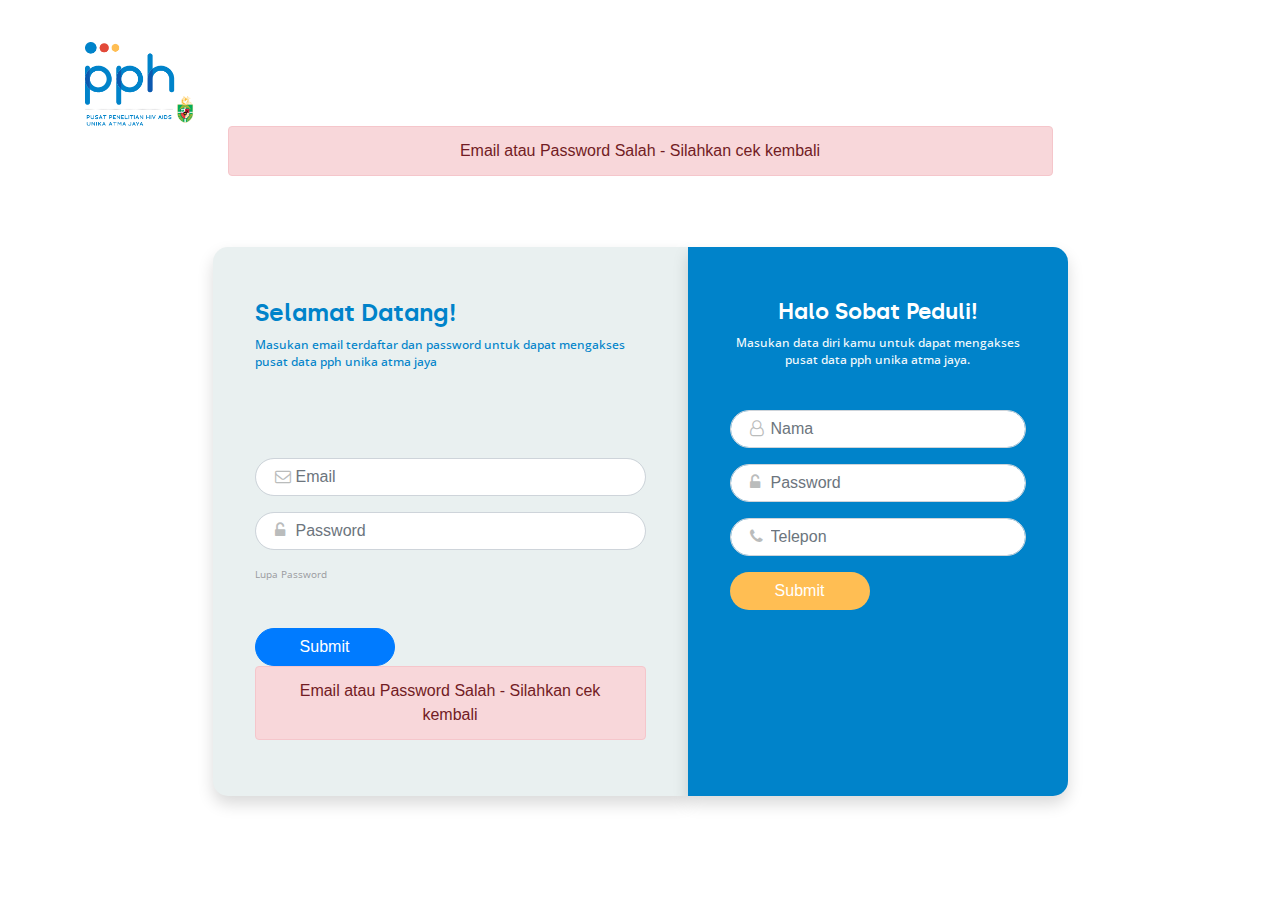
<file: index.html>
<!doctype html>
<html lang="en">
  <head>
    <!-- Required meta tags -->
    <meta charset="utf-8">
    <meta name="viewport" content="width=device-width, initial-scale=1, shrink-to-fit=no">
    <!-- FontAwseme -->
    <link rel="stylesheet" href="https://stackpath.bootstrapcdn.com/font-awesome/4.7.0/css/font-awesome.min.css">   

    <!-- tabel -->
    <link rel="stylesheet" href="https://cdn.datatables.net/1.10.20/css/dataTables.bootstrap4.min.css">

    <link rel="stylesheet" href="https://stackpath.bootstrapcdn.com/bootstrap/4.3.1/css/bootstrap.min.css" integrity="sha384-ggOyR0iXCbMQv3Xipma34MD+dH/1fQ784/j6cY/iJTQUOhcWr7x9JvoRxT2MZw1T" crossorigin="anonymous">
    <link rel="stylesheet" href="css/index.css">
          
    <!-- font -->
    <link href="https://fonts.googleapis.com/css?family=Open+Sans:300,300i,400,400i,600,600i,700,700i,800,800i&display=swap" rel="stylesheet">

    <style>
      @font-face {
          font-family: 'silkaregular';
      src: url('font/Silka-Complete-Webfont/Silka-Roman-Webfont/silka-regular-webfont.woff') format('woff');
      font-weight: normal;
      font-style: normal;
      }
  
      @font-face {
          font-family: 'silkabold';
          src: url('font/Silka-Complete-Webfont/Silka-Roman-Webfont/silka-bold-webfont.woff') format('woff');
      font-weight: normal;
      font-style: normal;
      }
  
      @font-face {
          font-family: 'silkalight';
          src: url('font/Silka-Complete-Webfont/Silka-Roman-Webfont/silka-light-webfont.woff') format('woff');
      font-weight: normal;
      font-style: normal;
      }
  
      @font-face {
          font-family: 'silkamedium';
          src: url('font/Silka-Complete-Webfont/Silka-Roman-Webfont/silka-medium-webfont.woff') format('woff');
      font-weight: normal;
      font-style: normal;
      }
  
      @font-face {
          font-family: 'silkasemibold';
          src: url('font/Silka-Complete-Webfont/Silka-Roman-Webfont/silka-semibold-webfont.woff') format('woff');
      font-weight: normal;
      font-style: normal;
      }
  
      @font-face {
          font-family: 'silkaregular_italic';
          src: url('font/Silka-Complete-Webfont/Silka-Italic-Webfont/silka-regularitalic-webfont.woff') format('woff');
      font-weight: normal;
      font-style: normal;
      }
      </style>
    

    <title>Login</title>
  </head>
  <body>
    <div class="container">
      <img src="img/LOGO@2x.png" alt="logo" srcset="" class="logo-km">
      <!-- alert -->
      <div class="row justify-content-center">
        <div class="col-9">
            <div class="alert alert-danger text-center" role="alert">
                Email atau Password Salah - Silahkan cek kembali
            </div>
          </div>
        </div>
      <!--tutup alert -->

      <div class="row justify-content-center login ">
        <div class="col-md-5 form-user shadow ">
          <h3>Selamat Datang!</h3>
          <h6>Masukan email terdaftar dan password untuk dapat mengakses pusat data pph unika atma jaya</h6>
          <form>
            <div class="form-group">
              <span class="fa fa-envelope-o icon-form"></span>
              <input type="email" class="form-control" id="email" aria-describedby="emailHelp" placeholder="Email">
            </div>
            <div class="form-group">
              <span class="fa fa-unlock-alt icon-form" aria-hidden="true"></span>
              <input type="password" class="form-control" id="password" placeholder="Password">
            </div>
            <div class="forget-pass">
                <a>Lupa Password</a>
            </div>
            <button type="submit" class="btn btn-primary">Submit</button>
          </form>
          <!-- alert -->
          <div class=" alert-user alert alert-danger text-center " role="alert">
              Email atau Password Salah - Silahkan cek kembali
          </div>
          <!-- tutup alert -->
        </div>


        <div class="col-md-4 form-guest shadow ">
          <h3>Halo Sobat Peduli!</h3>
          <h6>Masukan data diri kamu untuk dapat mengakses pusat data pph unika atma jaya.</h6>
          <form>
            <div class="form-group">
              <span class="fa fa-user-o icon-form" aria-hidden="true"></span>
              <input type="text" class="form-control" id="nama"  placeholder="Nama">
            </div>
            <div class="form-group">
              <span class="fa fa-unlock-alt icon-form" aria-hidden="true"></span>
              <input type="text" class="form-control" id="Email" placeholder="Password">
            </div>
            <div class="form-group">
              <span class="fa fa-phone icon-form" aria-hidden="true"></span>
              <input type="tel" class="form-control" name="telpon" id="telpon" placeholder="Telepon">
            </div>
            <!-- <div class="form-group">
              <span class="fa fa-suitcase icon-form" aria-hidden="true"></span>
              <input type="text" class="form-control" name="Institusi" id="institusi" placeholder="Institusi">
            </div> -->
            <button type="submit" class="btn btn-guest justify-content-center">Submit</button>
          </form>
        </div>
      </div>
    </div>
    <!-- Optional JavaScript -->
    <!-- jQuery first, then Popper.js, then Bootstrap JS -->
    <script src="https://code.jquery.com/jquery-3.3.1.slim.min.js" integrity="sha384-q8i/X+965DzO0rT7abK41JStQIAqVgRVzpbzo5smXKp4YfRvH+8abtTE1Pi6jizo" crossorigin="anonymous"></script>
    <script src="https://cdnjs.cloudflare.com/ajax/libs/popper.js/1.14.7/umd/popper.min.js" integrity="sha384-UO2eT0CpHqdSJQ6hJty5KVphtPhzWj9WO1clHTMGa3JDZwrnQq4sF86dIHNDz0W1" crossorigin="anonymous"></script>
    <script src="https://stackpath.bootstrapcdn.com/bootstrap/4.3.1/js/bootstrap.min.js" integrity="sha384-JjSmVgyd0p3pXB1rRibZUAYoIIy6OrQ6VrjIEaFf/nJGzIxFDsf4x0xIM+B07jRM" crossorigin="anonymous"></script>
  </body>
</html>
</file>
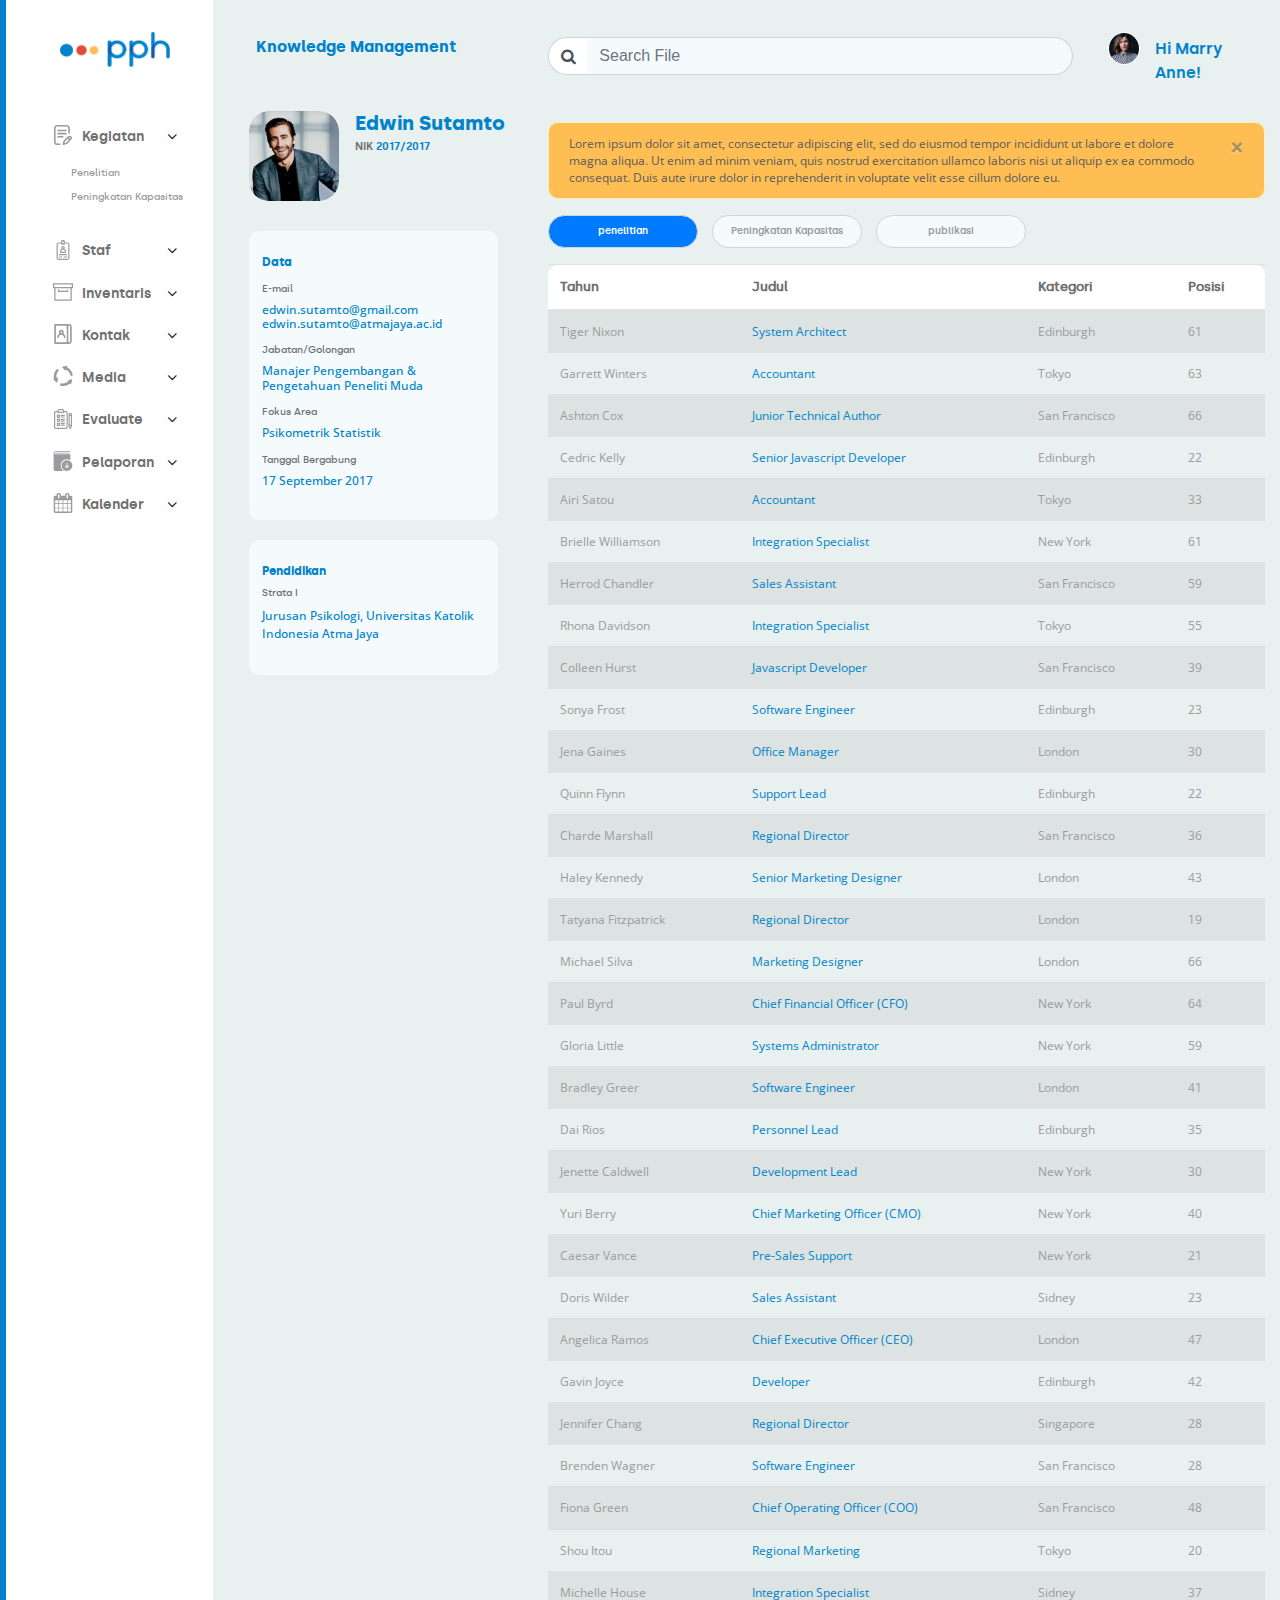
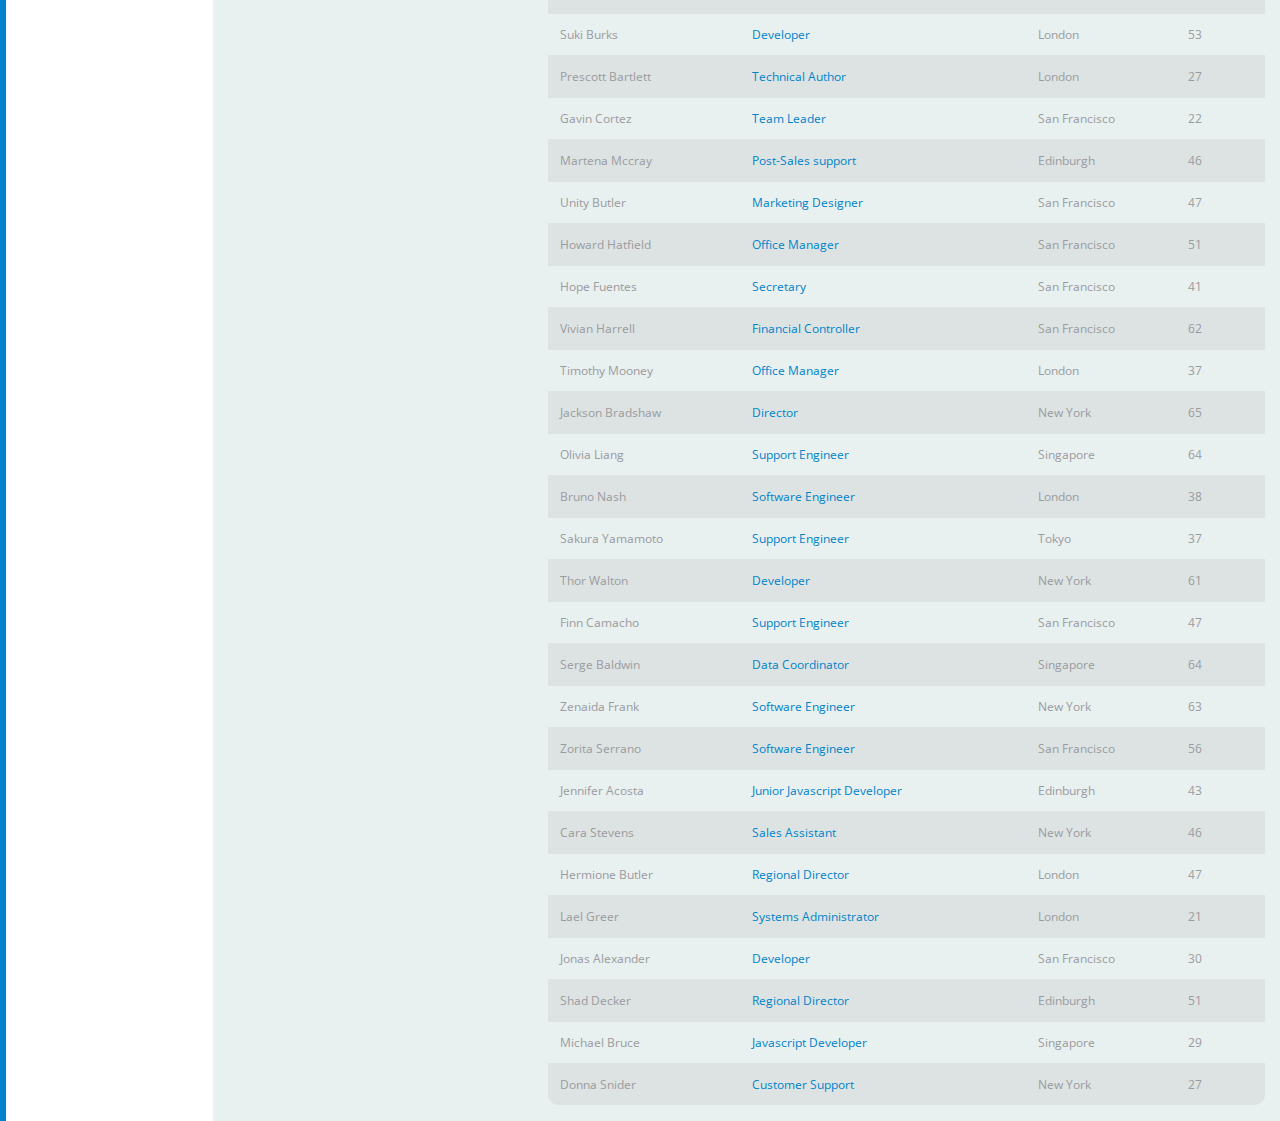
<file: detail-staff.html>
<!doctype html>
<html lang="en">
  <head>
    <!-- Required meta tags -->
    <meta charset="utf-8">
    <meta name="viewport" content="width=device-width, initial-scale=1, shrink-to-fit=no"> 

     <!-- FontAwseme -->
     <link rel="stylesheet" href="https://stackpath.bootstrapcdn.com/font-awesome/4.7.0/css/font-awesome.min.css">   

    <!-- tabel -->
    <link rel="stylesheet" href="https://cdn.datatables.net/1.10.20/css/dataTables.bootstrap4.min.css">

    <link rel="stylesheet" href="https://stackpath.bootstrapcdn.com/bootstrap/4.3.1/css/bootstrap.min.css" integrity="sha384-ggOyR0iXCbMQv3Xipma34MD+dH/1fQ784/j6cY/iJTQUOhcWr7x9JvoRxT2MZw1T" crossorigin="anonymous">
    <link rel="stylesheet" href="css/penelitian.css">

    <!-- font -->
    <link href="https://fonts.googleapis.com/css?family=Open+Sans:300,300i,400,400i,600,600i,700,700i,800,800i&display=swap" rel="stylesheet">
    
    <style>
    @font-face {
        font-family: 'silkaregular';
    src: url('font/Silka-Complete-Webfont/Silka-Roman-Webfont/silka-regular-webfont.woff') format('woff');
    font-weight: normal;
    font-style: normal;
    }

    @font-face {
        font-family: 'silkabold';
        src: url('font/Silka-Complete-Webfont/Silka-Roman-Webfont/silka-bold-webfont.woff') format('woff');
    font-weight: normal;
    font-style: normal;
    }

    @font-face {
        font-family: 'silkalight';
        src: url('font/Silka-Complete-Webfont/Silka-Roman-Webfont/silka-light-webfont.woff') format('woff');
    font-weight: normal;
    font-style: normal;
    }

    @font-face {
        font-family: 'silkamedium';
        src: url('font/Silka-Complete-Webfont/Silka-Roman-Webfont/silka-medium-webfont.woff') format('woff');
    font-weight: normal;
    font-style: normal;
    }

    @font-face {
        font-family: 'silkasemibold';
        src: url('font/Silka-Complete-Webfont/Silka-Roman-Webfont/silka-semibold-webfont.woff') format('woff');
    font-weight: normal;
    font-style: normal;
    }

    @font-face {
        font-family: 'silkaregular_italic';
        src: url('font/Silka-Complete-Webfont/Silka-Italic-Webfont/silka-regularitalic-webfont.woff') format('woff');
    font-weight: normal;
    font-style: normal;
    }
    </style>
    <title>Detail Staff</title>
  </head>
  <body>

    <!-- sidebar -->
    <div class="section">
      <div class="container-fluid">
        <div class="row">
          <div class="col-2 side-nav">
            <div class="logo"><a href="penelitian.html"><img src="logo/logo.png" alt=""></img></div>
            
              <div class="accordion" id="side-nav">
                <div class="card">
                  <div class="card-header collapsed" data-toggle="collapse" href="#nav-1">
                      <a class="card-title"> <span><img class="icon-side-nav" src="icon/001-writing.svg" alt="" srcset=""></span>
                        Kegiatan
                      </a>
                  </div>

              
                  <div id="nav-1" class="collapse show" aria-labelledby="headingOne" data-parent="#side-nav">
                    <div class="card-body">
                      <ul class="list-unstyled">
                        <li class="list-untyled"><a href="penelitian.html">Penelitian</a></li>
                        <li class="list-untyled"><a href="peningkatan-kapasitas.html">Peningkatan Kapasitas</a></li>
                      </ul>
                    </div>
                  </div>
                </div>
                <div class="card">
                  <div class="card-header collapsed" data-toggle="collapse" href="#nav-2">
                      <a class="card-title"> <span><img class="icon-side-nav" src="icon/002-id-card.svg" alt="" srcset=""></span>
                        Staf
                      </a>
                  </div>
                  <div id="nav-2" class="collapse" aria-labelledby="headingTwo" data-parent="#side-nav">
                    <div class="card-body">
                      <ul class="list-unstyled">
                        <li class="list-untyled"><a href="">Penelitian</a></li>
                        <li class="list-untyled"><a href="">Peningkatan Kapasitas</a></li>
                      </ul>                    
                    </div>
                  </div>
                </div>
                <div class="card">
                  <div class="card-header collapsed" data-toggle="collapse" href="#nav-3">
                      <a class="card-title"> <span><img class="icon-side-nav" src="icon/004-archive.svg" alt="" srcset=""></span>
                        Inventaris
                      </a>
                  </div>
                  <div id="nav-3" class="collapse" aria-labelledby="headingThree" data-parent="#side-nav">
                    <div class="card-body">
                      <ul class="list-unstyled">
                        <li class="list-untyled"><a href="">Penelitian</a></li>
                        <li class="list-untyled"><a href="">Peningkatan Kapasitas</a></li>
                      </ul>                    
                    </div>
                  </div>
                </div>
                <div class="card">                    
                  <div class="card-header collapsed" data-toggle="collapse" > <!--     href="#nav-4" -->
                      <a  href="kontak.html" class="card-title"> <span><img class="icon-side-nav" src="icon/006-contacts.svg" alt="" srcset=""></span>
                        Kontak
                      </a>
                  </div>
                  <div id="nav-4" class="collapse" aria-labelledby="headingFour" data-parent="#side-nav">
                    <div class="card-body">
                      <ul class="list-unstyled">
                        <li class="list-untyled"><a href="">Penelitian</a></li>
                        <li class="list-untyled"><a href="">Peningkatan Kapasitas</a></li>
                      </ul>                    
                    </div>
                  </div>
                </div>
                <div class="card">
                  <div class="card-header collapsed" data-toggle="collapse" >
                      <a href="media.html" class="card-title"> <span><img class="icon-side-nav"  src="icon/007-recycle-sign.svg" alt="" srcset=""></span>
                        Media
                      </a>
                  </div>
                  <div id="nav-5" class="collapse" aria-labelledby="headingFive" data-parent="#side-nav">
                    <div class="card-body">
                      <ul class="list-unstyled">
                        <li class="list-untyled"><a href="">Penelitian</a></li>
                        <li class="list-untyled"><a href="">Peningkatan Kapasitas</a></li>
                      </ul>                    
                    </div>
                  </div>
                </div>
                <div class="card">
                  <div class="card-header collapsed" data-toggle="collapse" href="#nav-6">
                      <a class="card-title"> <span><img class="icon-side-nav" src="icon/011-quality.svg" alt="" srcset=""></span>
                        Evaluate
                      </a>
                  </div>
                  <div id="nav-6" class="collapse" aria-labelledby="headingSix" data-parent="#side-nav">
                    <div class="card-body">
                      <ul class="list-unstyled">
                        <li class="list-untyled"><a href="">Penelitian</a></li>
                        <li class="list-untyled"><a href="">Peningkatan Kapasitas</a></li>
                      </ul>                    
                    </div>
                  </div>
                </div>
                <div class="card">
                  <div class="card-header collapsed" data-toggle="collapse" href="#nav-7">
                      <a class="card-title"> <span><img class="icon-side-nav"  src="icon/009-book.svg" alt="" srcset=""></span>
                        Pelaporan
                      </a>
                  </div>
                  <div id="nav-7" class="collapse" aria-labelledby="headingSeven" data-parent="#side-nav">
                    <div class="card-body">
                      <ul class="list-unstyled">
                        <li class="list-untyled"><a href="">Penelitian</a></li>
                        <li class="list-untyled"><a href="">Peningkatan Kapasitas</a></li>
                      </ul>                    
                    </div>
                  </div>
                </div>
                <div class="card">
                  <div class="card-header collapsed" data-toggle="collapse" href="#nav-8">
                      <a class="card-title"> <span><img class="icon-side-nav" src="icon/calendar-with-spring-binder-and-date-blocks.svg"alt="" srcset=""></span>
                        Kalender
                      </a>
                  </div>
                  <div id="nav-8" class="collapse" aria-labelledby="headingEight" data-parent="#side-nav">
                    <div class="card-body">
                      <ul class="list-unstyled">
                        <li class="list-untyled"><a href="">Penelitian</a></li>
                        <li class="list-untyled"><a href="">Peningkatan Kapasitas</a></li>
                      </ul>                    
                    </div>
                  </div>
                </div>
              </div>
            </div> 
            

          <div class="col-3 d-staff-section">
            <h3 class="judul">Knowledge Management</h3>
              <div class="media">
                <img src="img/staff.jpg" class="mr-3 img-staff" alt="...">
                <div class="media-body ">
                  <h3 class="mb-auto">Edwin Sutamto </h4>
                  <h4>NIK <span>2017/2017</span></h4>
                </div>
              </div>

              <div class="data-staff">
                <h4>Data</h4>

                <h6>E-mail</h6>
                <h5>edwin.sutamto@gmail.com <span>edwin.sutamto@atmajaya.ac.id</span></h5>

                <h6>Jabatan/Golongan</h6>
                <h5>Manajer Pengembangan & Pengetahuan Peneliti Muda</h5>

                <h6>Fokus Area</h6>
                <h5>Psikometrik Statistik</h5>

                <h6>Tanggal Bergabung</h6>
                <h5>17 September 2017</h5>
              </div>

              <div class="d-staff-pendidikan">
                <h4>Pendidikan</h4>
                <h6>Strata I</h6>
                <h5>Jurusan Psikologi, Universitas Katolik Indonesia Atma Jaya</h5>
              </div>
               
          </div>

          
          <div class="col-7 tabel-group ">
            <div class="row">
              <div class="col-9 search-group">
                <form action="">
                  <div class="input-group flex-nowrap search">
                    <div class="input-group-prepend">
                      <span class="input-group-text" id="addon-wrapping"><i class="fa fa-search" aria-hidden="true"></i></span>
                    </div>
                    <input type="text" class="form-control" placeholder="Search File" aria-label="" aria-describedby="addon-wrapping">
                  </div>                  
                </form>
              </div>
              <div class="col-3">
                <img class="account float-left" src="img/img-account.png" alt="">
                  <div class="nama fleat-rigt">Hi Marry Anne!</div>
              </div>
            </div>


            <div class="alert alert-warning alert-dismissible fade show" role="alert">
              Lorem ipsum dolor sit amet, consectetur adipiscing elit, sed do eiusmod tempor incididunt ut labore et dolore magna aliqua. Ut enim ad minim veniam, quis nostrud exercitation ullamco laboris nisi ut aliquip ex ea commodo consequat. Duis aute irure dolor in reprehenderit in voluptate velit esse cillum dolore eu.
              <button type="button" class="close" data-dismiss="alert" aria-label="Close">
                <span aria-hidden="true">&times;</span>
              </button>
            </div>

            <ul class="nav nav-pills mb-3" id="pills-tab" role="tablist">
              <li class="nav-item">
                <a class="nav-link active" id="pills-penelitian-tab" data-toggle="pill" href="#pills-penelitian" role="tab" aria-controls="pills-penelitian" aria-selected="true">penelitian</a>
              </li>
              <li class="nav-item">
                <a class="nav-link" id="pills-pnkt-kpsts-tab" data-toggle="pill" href="#pills-pnkt-kpsts" role="tab" aria-controls="pills-pnkt-kpsts" aria-selected="false">Peningkatan Kapasitas</a>
              </li>
              <li class="nav-item">
                <a class="nav-link" id="pills-publikasi-tab" data-toggle="pill" href="#pills-publikasi" role="tab" aria-controls="pills-publikasi" aria-selected="false">publikasi</a>
              </li>
            </ul>


            <div class="tab-content" id="pills-tabContent">
              <div class="tab-pane fade show active" id="pills-penelitian" role="tabpanel" aria-labelledby="pills-penelitian-tab">
                <table id="penelitian" class="table table-striped radius-tabel" style="width:100%">
                <thead>
                    <tr>
                        <th>Tahun</th>
                        <th>Judul</th>
                        <th>Kategori</th>
                        <th>Posisi</th>
                    </tr>
                </thead>
                <tbody>
                    <tr>
                        <td >Tiger Nixon</td>
                        <td class="tbl-keg">System Architect</td>
                        <td>Edinburgh</td>
                        <td>61</td>
                    </tr>
                    <tr>
                        <td>Garrett Winters</td>
                        <td class="tbl-keg">Accountant</td>
                        <td>Tokyo</td>
                        <td>63</td>
                    </tr>
                    <tr>
                        <td>Ashton Cox</td>
                        <td class="tbl-keg">Junior Technical Author</td>
                        <td>San Francisco</td>
                        <td>66</td>
                    </tr>
                    <tr>
                        <td>Cedric Kelly</td>
                        <td class="tbl-keg">Senior Javascript Developer</td>
                        <td>Edinburgh</td>
                        <td>22</td>
                    </tr>
                    <tr>
                        <td>Airi Satou</td>
                        <td class="tbl-keg">Accountant</td>
                        <td>Tokyo</td>
                        <td>33</td>
                    </tr>
                    <tr>
                        <td>Brielle Williamson</td>
                        <td class="tbl-keg">Integration Specialist</td>
                        <td>New York</td>
                        <td>61</td>
                    </tr>
                    <tr>
                        <td>Herrod Chandler</td>
                        <td class="tbl-keg">Sales Assistant</td>
                        <td>San Francisco</td>
                        <td>59</td>
                    </tr>
                    <tr>
                        <td>Rhona Davidson</td>
                        <td class="tbl-keg">Integration Specialist</td>
                        <td>Tokyo</td>
                        <td>55</td>
                    </tr>
                    <tr>
                        <td>Colleen Hurst</td>
                        <td class="tbl-keg">Javascript Developer</td>
                        <td>San Francisco</td>
                        <td>39</td>
                    </tr>
                    <tr>
                        <td>Sonya Frost</td>
                        <td class="tbl-keg">Software Engineer</td>
                        <td>Edinburgh</td>
                        <td>23</td>
                    </tr>
                    <tr>
                        <td>Jena Gaines</td>
                        <td class="tbl-keg">Office Manager</td>
                        <td>London</td>
                        <td>30</td>
                    </tr>
                    <tr>
                        <td>Quinn Flynn</td>
                        <td class="tbl-keg">Support Lead</td>
                        <td>Edinburgh</td>
                        <td>22</td>
                    </tr>
                    <tr>
                        <td>Charde Marshall</td>
                        <td class="tbl-keg">Regional Director</td>
                        <td>San Francisco</td>
                        <td>36</td>
                    </tr>
                    <tr>
                        <td>Haley Kennedy</td>
                        <td class="tbl-keg">Senior Marketing Designer</td>
                        <td>London</td>
                        <td>43</td>
                    </tr>
                    <tr>
                        <td>Tatyana Fitzpatrick</td>
                        <td class="tbl-keg">Regional Director</td>
                        <td>London</td>
                        <td>19</td>
                    </tr>
                    <tr>
                        <td>Michael Silva</td>
                        <td class="tbl-keg">Marketing Designer</td>
                        <td>London</td>
                        <td>66</td>
                    </tr>
                    <tr>
                        <td>Paul Byrd</td>
                        <td class="tbl-keg">Chief Financial Officer (CFO)</td>
                        <td>New York</td>
                        <td>64</td>
                    </tr>
                    <tr>
                        <td>Gloria Little</td>
                        <td class="tbl-keg">Systems Administrator</td>
                        <td>New York</td>
                        <td>59</td>
                    </tr>
                    <tr>
                        <td>Bradley Greer</td>
                        <td class="tbl-keg">Software Engineer</td>
                        <td>London</td>
                        <td>41</td>
                    </tr>
                    <tr>
                        <td>Dai Rios</td>
                        <td class="tbl-keg">Personnel Lead</td>
                        <td>Edinburgh</td>
                        <td>35</td>
                    </tr>
                    <tr>
                        <td>Jenette Caldwell</td>
                        <td class="tbl-keg">Development Lead</td>
                        <td>New York</td>
                        <td>30</td>
                    </tr>
                    <tr>
                        <td>Yuri Berry</td>
                        <td class="tbl-keg">Chief Marketing Officer (CMO)</td>
                        <td>New York</td>
                        <td>40</td>
                    </tr>
                    <tr>
                        <td>Caesar Vance</td>
                        <td class="tbl-keg">Pre-Sales Support</td>
                        <td>New York</td>
                        <td>21</td>
                    </tr>
                    <tr>
                        <td>Doris Wilder</td>
                        <td class="tbl-keg">Sales Assistant</td>
                        <td>Sidney</td>
                        <td>23</td>
                    </tr>
                    <tr>
                        <td>Angelica Ramos</td>
                        <td class="tbl-keg">Chief Executive Officer (CEO)</td>
                        <td>London</td>
                        <td>47</td>
                    </tr>
                    <tr>
                        <td>Gavin Joyce</td>
                        <td class="tbl-keg">Developer</td>
                        <td>Edinburgh</td>
                        <td>42</td>
                    </tr>
                    <tr>
                        <td>Jennifer Chang</td>
                        <td class="tbl-keg">Regional Director</td>
                        <td>Singapore</td>
                        <td>28</td>
                    </tr>
                    <tr>
                        <td>Brenden Wagner</td>
                        <td class="tbl-keg">Software Engineer</td>
                        <td>San Francisco</td>
                        <td>28</td>
                    </tr>
                    <tr>
                        <td>Fiona Green</td>
                        <td class="tbl-keg">Chief Operating Officer (COO)</td>
                        <td>San Francisco</td>
                        <td>48</td>
                    </tr>
                    <tr>
                        <td>Shou Itou</td>
                        <td class="tbl-keg">Regional Marketing</td>
                        <td>Tokyo</td>
                        <td>20</td>
                    </tr>
                    <tr>
                        <td>Michelle House</td>
                        <td class="tbl-keg">Integration Specialist</td>
                        <td>Sidney</td>
                        <td>37</td>
                    </tr>
                    <tr>
                        <td>Suki Burks</td>
                        <td class="tbl-keg">Developer</td>
                        <td>London</td>
                        <td>53</td>
                    </tr>
                    <tr>
                        <td>Prescott Bartlett</td>
                        <td class="tbl-keg">Technical Author</td>
                        <td>London</td>
                        <td>27</td>
                    </tr>
                    <tr>
                        <td>Gavin Cortez</td>
                        <td class="tbl-keg">Team Leader</td>
                        <td>San Francisco</td>
                        <td>22</td>
                    </tr>
                    <tr>
                        <td>Martena Mccray</td>
                        <td class="tbl-keg">Post-Sales support</td>
                        <td>Edinburgh</td>
                        <td>46</td>
                    </tr>
                    <tr>
                        <td>Unity Butler</td>
                        <td class="tbl-keg">Marketing Designer</td>
                        <td>San Francisco</td>
                        <td>47</td>
                    </tr>
                    <tr>
                        <td>Howard Hatfield</td>
                        <td class="tbl-keg">Office Manager</td>
                        <td>San Francisco</td>
                        <td>51</td>
                    </tr>
                    <tr>
                        <td>Hope Fuentes</td>
                        <td class="tbl-keg">Secretary</td>
                        <td>San Francisco</td>
                        <td>41</td>
                    </tr>
                    <tr>
                        <td>Vivian Harrell</td>
                        <td class="tbl-keg">Financial Controller</td>
                        <td>San Francisco</td>
                        <td>62</td>
                    </tr>
                    <tr>
                        <td>Timothy Mooney</td>
                        <td class="tbl-keg">Office Manager</td>
                        <td>London</td>
                        <td>37</td>
                    </tr>
                    <tr>
                        <td>Jackson Bradshaw</td>
                        <td class="tbl-keg">Director</td>
                        <td>New York</td>
                        <td>65</td>
                    </tr>
                    <tr>
                        <td>Olivia Liang</td>
                        <td class="tbl-keg">Support Engineer</td>
                        <td>Singapore</td>
                        <td>64</td>
                    </tr>
                    <tr>
                        <td>Bruno Nash</td>
                        <td class="tbl-keg">Software Engineer</td>
                        <td>London</td>
                        <td>38</td>
                    </tr>
                    <tr>
                        <td>Sakura Yamamoto</td>
                        <td class="tbl-keg">Support Engineer</td>
                        <td>Tokyo</td>
                        <td>37</td>
                    </tr>
                    <tr>
                        <td>Thor Walton</td>
                        <td class="tbl-keg">Developer</td>
                        <td>New York</td>
                        <td>61</td>
                    </tr>
                    <tr>
                        <td>Finn Camacho</td>
                        <td class="tbl-keg">Support Engineer</td>
                        <td>San Francisco</td>
                        <td>47</td>
                    </tr>
                    <tr>
                        <td>Serge Baldwin</td>
                        <td class="tbl-keg">Data Coordinator</td>
                        <td>Singapore</td>
                        <td>64</td>
                    </tr>
                    <tr>
                        <td>Zenaida Frank</td>
                        <td class="tbl-keg">Software Engineer</td>
                        <td>New York</td>
                        <td>63</td>
                    </tr>
                    <tr>
                        <td>Zorita Serrano</td>
                        <td class="tbl-keg">Software Engineer</td>
                        <td>San Francisco</td>
                        <td>56</td>
                    </tr>
                    <tr>
                        <td>Jennifer Acosta</td>
                        <td class="tbl-keg">Junior Javascript Developer</td>
                        <td>Edinburgh</td>
                        <td>43</td>
                    </tr>
                    <tr>
                        <td>Cara Stevens</td>
                        <td class="tbl-keg">Sales Assistant</td>
                        <td>New York</td>
                        <td>46</td>
                    </tr>
                    <tr>
                        <td>Hermione Butler</td>
                        <td class="tbl-keg">Regional Director</td>
                        <td>London</td>
                        <td>47</td>
                    </tr>
                    <tr>
                        <td>Lael Greer</td>
                        <td class="tbl-keg">Systems Administrator</td>
                        <td>London</td>
                        <td>21</td>
                    </tr>
                    <tr>
                        <td>Jonas Alexander</td>
                        <td class="tbl-keg">Developer</td>
                        <td>San Francisco</td>
                        <td>30</td>
                    </tr>
                    <tr>
                        <td>Shad Decker</td>
                        <td class="tbl-keg">Regional Director</td>
                        <td>Edinburgh</td>
                        <td>51</td>
                    </tr>
                    <tr>
                        <td>Michael Bruce</td>
                        <td class="tbl-keg">Javascript Developer</td>
                        <td>Singapore</td>
                        <td>29</td>
                    </tr>
                    <tr>
                        <td>Donna Snider</td>
                        <td class="tbl-keg">Customer Support</td>
                        <td>New York</td>
                        <td>27</td>
                    </tr>
                </tbody>   
              </table> 
              </div>
              
              <div class="tab-pane fade" id="pills-pnkt-kpsts" role="tabpanel" aria-labelledby="pills-pnkt-kpsts-tab">
                <table id="pnkt-kpsts" class="table table-striped radius-tabel" style="width:100%">
                    <thead>
                        <tr>
                            <th>Tahun</th>
                            <th>Judul</th>
                            <th>Kategori</th>
                            <th>Posisi</th>
                        </tr>
                    </thead>
                    <tbody>
                        <tr>
                            <td >Tiger Nixon</td>
                            <td class="tbl-keg">System Architect</td>
                            <td>Edinburgh</td>
                            <td>61</td>
                        </tr>
                        <tr>
                            <td>Garrett Winters</td>
                            <td class="tbl-keg">Accountant</td>
                            <td>Tokyo</td>
                            <td>63</td>
                        </tr>
                        <tr>
                            <td>Ashton Cox</td>
                            <td class="tbl-keg">Junior Technical Author</td>
                            <td>San Francisco</td>
                            <td>66</td>
                        </tr>
                        <tr>
                            <td>Cedric Kelly</td>
                            <td class="tbl-keg">Senior Javascript Developer</td>
                            <td>Edinburgh</td>
                            <td>22</td>
                        </tr>
                        <tr>
                            <td>Airi Satou</td>
                            <td class="tbl-keg">Accountant</td>
                            <td>Tokyo</td>
                            <td>33</td>
                        </tr>
                        <tr>
                            <td>Brielle Williamson</td>
                            <td class="tbl-keg">Integration Specialist</td>
                            <td>New York</td>
                            <td>61</td>
                        </tr>
                        <tr>
                            <td>Herrod Chandler</td>
                            <td class="tbl-keg">Sales Assistant</td>
                            <td>San Francisco</td>
                            <td>59</td>
                        </tr>
                        <tr>
                            <td>Rhona Davidson</td>
                            <td class="tbl-keg">Integration Specialist</td>
                            <td>Tokyo</td>
                            <td>55</td>
                        </tr>
                        <tr>
                            <td>Colleen Hurst</td>
                            <td class="tbl-keg">Javascript Developer</td>
                            <td>San Francisco</td>
                            <td>39</td>
                        </tr>
                        <tr>
                            <td>Sonya Frost</td>
                            <td class="tbl-keg">Software Engineer</td>
                            <td>Edinburgh</td>
                            <td>23</td>
                        </tr>
                        <tr>
                            <td>Jena Gaines</td>
                            <td class="tbl-keg">Office Manager</td>
                            <td>London</td>
                            <td>30</td>
                        </tr>
                        <tr>
                            <td>Quinn Flynn</td>
                            <td class="tbl-keg">Support Lead</td>
                            <td>Edinburgh</td>
                            <td>22</td>
                        </tr>
                        <tr>
                            <td>Charde Marshall</td>
                            <td class="tbl-keg">Regional Director</td>
                            <td>San Francisco</td>
                            <td>36</td>
                        </tr>
                        <tr>
                            <td>Haley Kennedy</td>
                            <td class="tbl-keg">Senior Marketing Designer</td>
                            <td>London</td>
                            <td>43</td>
                        </tr>
                        <tr>
                            <td>Tatyana Fitzpatrick</td>
                            <td class="tbl-keg">Regional Director</td>
                            <td>London</td>
                            <td>19</td>
                        </tr>
                        <tr>
                            <td>Michael Silva</td>
                            <td class="tbl-keg">Marketing Designer</td>
                            <td>London</td>
                            <td>66</td>
                        </tr>
                        <tr>
                            <td>Paul Byrd</td>
                            <td class="tbl-keg">Chief Financial Officer (CFO)</td>
                            <td>New York</td>
                            <td>64</td>
                        </tr>
                        <tr>
                            <td>Gloria Little</td>
                            <td class="tbl-keg">Systems Administrator</td>
                            <td>New York</td>
                            <td>59</td>
                        </tr>
                        <tr>
                            <td>Bradley Greer</td>
                            <td class="tbl-keg">Software Engineer</td>
                            <td>London</td>
                            <td>41</td>
                        </tr>
                        <tr>
                            <td>Dai Rios</td>
                            <td class="tbl-keg">Personnel Lead</td>
                            <td>Edinburgh</td>
                            <td>35</td>
                        </tr>
                        <tr>
                            <td>Jenette Caldwell</td>
                            <td class="tbl-keg">Development Lead</td>
                            <td>New York</td>
                            <td>30</td>
                        </tr>
                        <tr>
                            <td>Yuri Berry</td>
                            <td class="tbl-keg">Chief Marketing Officer (CMO)</td>
                            <td>New York</td>
                            <td>40</td>
                        </tr>
                        <tr>
                            <td>Caesar Vance</td>
                            <td class="tbl-keg">Pre-Sales Support</td>
                            <td>New York</td>
                            <td>21</td>
                        </tr>
                        <tr>
                            <td>Doris Wilder</td>
                            <td class="tbl-keg">Sales Assistant</td>
                            <td>Sidney</td>
                            <td>23</td>
                        </tr>
                        <tr>
                            <td>Angelica Ramos</td>
                            <td class="tbl-keg">Chief Executive Officer (CEO)</td>
                            <td>London</td>
                            <td>47</td>
                        </tr>
                        <tr>
                            <td>Gavin Joyce</td>
                            <td class="tbl-keg">Developer</td>
                            <td>Edinburgh</td>
                            <td>42</td>
                        </tr>
                        <tr>
                            <td>Jennifer Chang</td>
                            <td class="tbl-keg">Regional Director</td>
                            <td>Singapore</td>
                            <td>28</td>
                        </tr>
                        <tr>
                            <td>Brenden Wagner</td>
                            <td class="tbl-keg">Software Engineer</td>
                            <td>San Francisco</td>
                            <td>28</td>
                        </tr>
                        <tr>
                            <td>Fiona Green</td>
                            <td class="tbl-keg">Chief Operating Officer (COO)</td>
                            <td>San Francisco</td>
                            <td>48</td>
                        </tr>
                        <tr>
                            <td>Shou Itou</td>
                            <td class="tbl-keg">Regional Marketing</td>
                            <td>Tokyo</td>
                            <td>20</td>
                        </tr>
                        <tr>
                            <td>Michelle House</td>
                            <td class="tbl-keg">Integration Specialist</td>
                            <td>Sidney</td>
                            <td>37</td>
                        </tr>
                        <tr>
                            <td>Suki Burks</td>
                            <td class="tbl-keg">Developer</td>
                            <td>London</td>
                            <td>53</td>
                        </tr>
                        <tr>
                            <td>Prescott Bartlett</td>
                            <td class="tbl-keg">Technical Author</td>
                            <td>London</td>
                            <td>27</td>
                        </tr>
                        <tr>
                            <td>Gavin Cortez</td>
                            <td class="tbl-keg">Team Leader</td>
                            <td>San Francisco</td>
                            <td>22</td>
                        </tr>
                        <tr>
                            <td>Martena Mccray</td>
                            <td class="tbl-keg">Post-Sales support</td>
                            <td>Edinburgh</td>
                            <td>46</td>
                        </tr>
                        <tr>
                            <td>Unity Butler</td>
                            <td class="tbl-keg">Marketing Designer</td>
                            <td>San Francisco</td>
                            <td>47</td>
                        </tr>
                        <tr>
                            <td>Howard Hatfield</td>
                            <td class="tbl-keg">Office Manager</td>
                            <td>San Francisco</td>
                            <td>51</td>
                        </tr>
                        <tr>
                            <td>Hope Fuentes</td>
                            <td class="tbl-keg">Secretary</td>
                            <td>San Francisco</td>
                            <td>41</td>
                        </tr>
                        <tr>
                            <td>Vivian Harrell</td>
                            <td class="tbl-keg">Financial Controller</td>
                            <td>San Francisco</td>
                            <td>62</td>
                        </tr>
                        <tr>
                            <td>Timothy Mooney</td>
                            <td class="tbl-keg">Office Manager</td>
                            <td>London</td>
                            <td>37</td>
                        </tr>
                        <tr>
                            <td>Jackson Bradshaw</td>
                            <td class="tbl-keg">Director</td>
                            <td>New York</td>
                            <td>65</td>
                        </tr>
                        <tr>
                            <td>Olivia Liang</td>
                            <td class="tbl-keg">Support Engineer</td>
                            <td>Singapore</td>
                            <td>64</td>
                        </tr>
                        <tr>
                            <td>Bruno Nash</td>
                            <td class="tbl-keg">Software Engineer</td>
                            <td>London</td>
                            <td>38</td>
                        </tr>
                        <tr>
                            <td>Sakura Yamamoto</td>
                            <td class="tbl-keg">Support Engineer</td>
                            <td>Tokyo</td>
                            <td>37</td>
                        </tr>
                        <tr>
                            <td>Thor Walton</td>
                            <td class="tbl-keg">Developer</td>
                            <td>New York</td>
                            <td>61</td>
                        </tr>
                        <tr>
                            <td>Finn Camacho</td>
                            <td class="tbl-keg">Support Engineer</td>
                            <td>San Francisco</td>
                            <td>47</td>
                        </tr>
                        <tr>
                            <td>Serge Baldwin</td>
                            <td class="tbl-keg">Data Coordinator</td>
                            <td>Singapore</td>
                            <td>64</td>
                        </tr>
                        <tr>
                            <td>Zenaida Frank</td>
                            <td class="tbl-keg">Software Engineer</td>
                            <td>New York</td>
                            <td>63</td>
                        </tr>
                        <tr>
                            <td>Zorita Serrano</td>
                            <td class="tbl-keg">Software Engineer</td>
                            <td>San Francisco</td>
                            <td>56</td>
                        </tr>
                        <tr>
                            <td>Jennifer Acosta</td>
                            <td class="tbl-keg">Junior Javascript Developer</td>
                            <td>Edinburgh</td>
                            <td>43</td>
                        </tr>
                        <tr>
                            <td>Cara Stevens</td>
                            <td class="tbl-keg">Sales Assistant</td>
                            <td>New York</td>
                            <td>46</td>
                        </tr>
                        <tr>
                            <td>Hermione Butler</td>
                            <td class="tbl-keg">Regional Director</td>
                            <td>London</td>
                            <td>47</td>
                        </tr>
                        <tr>
                            <td>Lael Greer</td>
                            <td class="tbl-keg">Systems Administrator</td>
                            <td>London</td>
                            <td>21</td>
                        </tr>
                        <tr>
                            <td>Jonas Alexander</td>
                            <td class="tbl-keg">Developer</td>
                            <td>San Francisco</td>
                            <td>30</td>
                        </tr>
                        <tr>
                            <td>Shad Decker</td>
                            <td class="tbl-keg">Regional Director</td>
                            <td>Edinburgh</td>
                            <td>51</td>
                        </tr>
                        <tr>
                            <td>Michael Bruce</td>
                            <td class="tbl-keg">Javascript Developer</td>
                            <td>Singapore</td>
                            <td>29</td>
                        </tr>
                        <tr>
                            <td>Donna Snider</td>
                            <td class="tbl-keg">Customer Support</td>
                            <td>New York</td>
                            <td>27</td>
                        </tr>
                    </tbody>   
                </table>
              </div>

              <div class="tab-pane fade" id="pills-publikasi" role="tabpanel" aria-labelledby="pills-publikasi-tab">
                <table id="publikasi" class="table table-striped radius-tabel" style="width:100%">
                    <thead>
                        <tr>
                            <th>Tahun</th>
                            <th>Judul</th>
                            <th>Kategori</th>
                            <th>Posisi</th>
                        </tr>
                    </thead>
                    <tbody>
                        <tr>
                            <td >Tiger Nixon</td>
                            <td class="tbl-keg">System Architect</td>
                            <td>Edinburgh</td>
                            <td>61</td>
                        </tr>
                        <tr>
                            <td>Garrett Winters</td>
                            <td class="tbl-keg">Accountant</td>
                            <td>Tokyo</td>
                            <td>63</td>
                        </tr>
                        <tr>
                            <td>Ashton Cox</td>
                            <td class="tbl-keg">Junior Technical Author</td>
                            <td>San Francisco</td>
                            <td>66</td>
                        </tr>
                        <tr>
                            <td>Cedric Kelly</td>
                            <td class="tbl-keg">Senior Javascript Developer</td>
                            <td>Edinburgh</td>
                            <td>22</td>
                        </tr>
                        <tr>
                            <td>Airi Satou</td>
                            <td class="tbl-keg">Accountant</td>
                            <td>Tokyo</td>
                            <td>33</td>
                        </tr>
                        <tr>
                            <td>Brielle Williamson</td>
                            <td class="tbl-keg">Integration Specialist</td>
                            <td>New York</td>
                            <td>61</td>
                        </tr>
                        <tr>
                            <td>Herrod Chandler</td>
                            <td class="tbl-keg">Sales Assistant</td>
                            <td>San Francisco</td>
                            <td>59</td>
                        </tr>
                        <tr>
                            <td>Rhona Davidson</td>
                            <td class="tbl-keg">Integration Specialist</td>
                            <td>Tokyo</td>
                            <td>55</td>
                        </tr>
                        <tr>
                            <td>Colleen Hurst</td>
                            <td class="tbl-keg">Javascript Developer</td>
                            <td>San Francisco</td>
                            <td>39</td>
                        </tr>
                        <tr>
                            <td>Sonya Frost</td>
                            <td class="tbl-keg">Software Engineer</td>
                            <td>Edinburgh</td>
                            <td>23</td>
                        </tr>
                        <tr>
                            <td>Jena Gaines</td>
                            <td class="tbl-keg">Office Manager</td>
                            <td>London</td>
                            <td>30</td>
                        </tr>
                        <tr>
                            <td>Quinn Flynn</td>
                            <td class="tbl-keg">Support Lead</td>
                            <td>Edinburgh</td>
                            <td>22</td>
                        </tr>
                        <tr>
                            <td>Charde Marshall</td>
                            <td class="tbl-keg">Regional Director</td>
                            <td>San Francisco</td>
                            <td>36</td>
                        </tr>
                        <tr>
                            <td>Haley Kennedy</td>
                            <td class="tbl-keg">Senior Marketing Designer</td>
                            <td>London</td>
                            <td>43</td>
                        </tr>
                        <tr>
                            <td>Tatyana Fitzpatrick</td>
                            <td class="tbl-keg">Regional Director</td>
                            <td>London</td>
                            <td>19</td>
                        </tr>
                        <tr>
                            <td>Michael Silva</td>
                            <td class="tbl-keg">Marketing Designer</td>
                            <td>London</td>
                            <td>66</td>
                        </tr>
                        <tr>
                            <td>Paul Byrd</td>
                            <td class="tbl-keg">Chief Financial Officer (CFO)</td>
                            <td>New York</td>
                            <td>64</td>
                        </tr>
                        <tr>
                            <td>Gloria Little</td>
                            <td class="tbl-keg">Systems Administrator</td>
                            <td>New York</td>
                            <td>59</td>
                        </tr>
                        <tr>
                            <td>Bradley Greer</td>
                            <td class="tbl-keg">Software Engineer</td>
                            <td>London</td>
                            <td>41</td>
                        </tr>
                        <tr>
                            <td>Dai Rios</td>
                            <td class="tbl-keg">Personnel Lead</td>
                            <td>Edinburgh</td>
                            <td>35</td>
                        </tr>
                        <tr>
                            <td>Jenette Caldwell</td>
                            <td class="tbl-keg">Development Lead</td>
                            <td>New York</td>
                            <td>30</td>
                        </tr>
                        <tr>
                            <td>Yuri Berry</td>
                            <td class="tbl-keg">Chief Marketing Officer (CMO)</td>
                            <td>New York</td>
                            <td>40</td>
                        </tr>
                        <tr>
                            <td>Caesar Vance</td>
                            <td class="tbl-keg">Pre-Sales Support</td>
                            <td>New York</td>
                            <td>21</td>
                        </tr>
                        <tr>
                            <td>Doris Wilder</td>
                            <td class="tbl-keg">Sales Assistant</td>
                            <td>Sidney</td>
                            <td>23</td>
                        </tr>
                        <tr>
                            <td>Angelica Ramos</td>
                            <td class="tbl-keg">Chief Executive Officer (CEO)</td>
                            <td>London</td>
                            <td>47</td>
                        </tr>
                        <tr>
                            <td>Gavin Joyce</td>
                            <td class="tbl-keg">Developer</td>
                            <td>Edinburgh</td>
                            <td>42</td>
                        </tr>
                        <tr>
                            <td>Jennifer Chang</td>
                            <td class="tbl-keg">Regional Director</td>
                            <td>Singapore</td>
                            <td>28</td>
                        </tr>
                        <tr>
                            <td>Brenden Wagner</td>
                            <td class="tbl-keg">Software Engineer</td>
                            <td>San Francisco</td>
                            <td>28</td>
                        </tr>
                        <tr>
                            <td>Fiona Green</td>
                            <td class="tbl-keg">Chief Operating Officer (COO)</td>
                            <td>San Francisco</td>
                            <td>48</td>
                        </tr>
                        <tr>
                            <td>Shou Itou</td>
                            <td class="tbl-keg">Regional Marketing</td>
                            <td>Tokyo</td>
                            <td>20</td>
                        </tr>
                        <tr>
                            <td>Michelle House</td>
                            <td class="tbl-keg">Integration Specialist</td>
                            <td>Sidney</td>
                            <td>37</td>
                        </tr>
                        <tr>
                            <td>Suki Burks</td>
                            <td class="tbl-keg">Developer</td>
                            <td>London</td>
                            <td>53</td>
                        </tr>
                        <tr>
                            <td>Prescott Bartlett</td>
                            <td class="tbl-keg">Technical Author</td>
                            <td>London</td>
                            <td>27</td>
                        </tr>
                        <tr>
                            <td>Gavin Cortez</td>
                            <td class="tbl-keg">Team Leader</td>
                            <td>San Francisco</td>
                            <td>22</td>
                        </tr>
                        <tr>
                            <td>Martena Mccray</td>
                            <td class="tbl-keg">Post-Sales support</td>
                            <td>Edinburgh</td>
                            <td>46</td>
                        </tr>
                        <tr>
                            <td>Unity Butler</td>
                            <td class="tbl-keg">Marketing Designer</td>
                            <td>San Francisco</td>
                            <td>47</td>
                        </tr>
                        <tr>
                            <td>Howard Hatfield</td>
                            <td class="tbl-keg">Office Manager</td>
                            <td>San Francisco</td>
                            <td>51</td>
                        </tr>
                        <tr>
                            <td>Hope Fuentes</td>
                            <td class="tbl-keg">Secretary</td>
                            <td>San Francisco</td>
                            <td>41</td>
                        </tr>
                        <tr>
                            <td>Vivian Harrell</td>
                            <td class="tbl-keg">Financial Controller</td>
                            <td>San Francisco</td>
                            <td>62</td>
                        </tr>
                        <tr>
                            <td>Timothy Mooney</td>
                            <td class="tbl-keg">Office Manager</td>
                            <td>London</td>
                            <td>37</td>
                        </tr>
                        <tr>
                            <td>Jackson Bradshaw</td>
                            <td class="tbl-keg">Director</td>
                            <td>New York</td>
                            <td>65</td>
                        </tr>
                        <tr>
                            <td>Olivia Liang</td>
                            <td class="tbl-keg">Support Engineer</td>
                            <td>Singapore</td>
                            <td>64</td>
                        </tr>
                        <tr>
                            <td>Bruno Nash</td>
                            <td class="tbl-keg">Software Engineer</td>
                            <td>London</td>
                            <td>38</td>
                        </tr>
                        <tr>
                            <td>Sakura Yamamoto</td>
                            <td class="tbl-keg">Support Engineer</td>
                            <td>Tokyo</td>
                            <td>37</td>
                        </tr>
                        <tr>
                            <td>Thor Walton</td>
                            <td class="tbl-keg">Developer</td>
                            <td>New York</td>
                            <td>61</td>
                        </tr>
                        <tr>
                            <td>Finn Camacho</td>
                            <td class="tbl-keg">Support Engineer</td>
                            <td>San Francisco</td>
                            <td>47</td>
                        </tr>
                        <tr>
                            <td>Serge Baldwin</td>
                            <td class="tbl-keg">Data Coordinator</td>
                            <td>Singapore</td>
                            <td>64</td>
                        </tr>
                        <tr>
                            <td>Zenaida Frank</td>
                            <td class="tbl-keg">Software Engineer</td>
                            <td>New York</td>
                            <td>63</td>
                        </tr>
                        <tr>
                            <td>Zorita Serrano</td>
                            <td class="tbl-keg">Software Engineer</td>
                            <td>San Francisco</td>
                            <td>56</td>
                        </tr>
                        <tr>
                            <td>Jennifer Acosta</td>
                            <td class="tbl-keg">Junior Javascript Developer</td>
                            <td>Edinburgh</td>
                            <td>43</td>
                        </tr>
                        <tr>
                            <td>Cara Stevens</td>
                            <td class="tbl-keg">Sales Assistant</td>
                            <td>New York</td>
                            <td>46</td>
                        </tr>
                        <tr>
                            <td>Hermione Butler</td>
                            <td class="tbl-keg">Regional Director</td>
                            <td>London</td>
                            <td>47</td>
                        </tr>
                        <tr>
                            <td>Lael Greer</td>
                            <td class="tbl-keg">Systems Administrator</td>
                            <td>London</td>
                            <td>21</td>
                        </tr>
                        <tr>
                            <td>Jonas Alexander</td>
                            <td class="tbl-keg">Developer</td>
                            <td>San Francisco</td>
                            <td>30</td>
                        </tr>
                        <tr>
                            <td>Shad Decker</td>
                            <td class="tbl-keg">Regional Director</td>
                            <td>Edinburgh</td>
                            <td>51</td>
                        </tr>
                        <tr>
                            <td>Michael Bruce</td>
                            <td class="tbl-keg">Javascript Developer</td>
                            <td>Singapore</td>
                            <td>29</td>
                        </tr>
                        <tr>
                            <td>Donna Snider</td>
                            <td class="tbl-keg">Customer Support</td>
                            <td>New York</td>
                            <td>27</td>
                        </tr>
                    </tbody>   
                </table>
              </div>
            </div>

          
          </div>
        </div>
      </div>
    </div>

    <!-- Optional JavaScript -->
    <!-- jQuery first, then Popper.js, then Bootstrap JS -->
    <script src="https://code.jquery.com/jquery-3.3.1.slim.min.js" integrity="sha384-q8i/X+965DzO0rT7abK41JStQIAqVgRVzpbzo5smXKp4YfRvH+8abtTE1Pi6jizo" crossorigin="anonymous"></script>
    <script src="https://cdnjs.cloudflare.com/ajax/libs/popper.js/1.14.7/umd/popper.min.js" integrity="sha384-UO2eT0CpHqdSJQ6hJty5KVphtPhzWj9WO1clHTMGa3JDZwrnQq4sF86dIHNDz0W1" crossorigin="anonymous"></script>
    <script src="https://stackpath.bootstrapcdn.com/bootstrap/4.3.1/js/bootstrap.min.js" integrity="sha384-JjSmVgyd0p3pXB1rRibZUAYoIIy6OrQ6VrjIEaFf/nJGzIxFDsf4x0xIM+B07jRM" crossorigin="anonymous"></script>
    
    <!-- plugin datatables -->
    <script>
        $(document).ready(function() {
            $('#penelitian').DataTable();
        } );

        $(document).ready(function() {
            $('#pnkt-kpsts').DataTable();
        } );

        $(document).ready(function() {
            $('#publikasi').DataTable();
        } );
      </script>

      <script src="https://cdn.datatables.net/1.10.20/js/jquery.dataTables.min.js"></script>
      <script src="https://cdn.datatables.net/1.10.20/js/dataTables.bootstrap4.min.js"></script>

      <script>
          $(document).ready(function(){
              $(".check").click(function(){
                  $("#ceklis").prop("checked", true);
              });
              $(".uncheck").click(function(){
                  $("#ceklis").prop("checked", false);
              });
          });
        </script>
  
  
  </body>
</html>
</file>
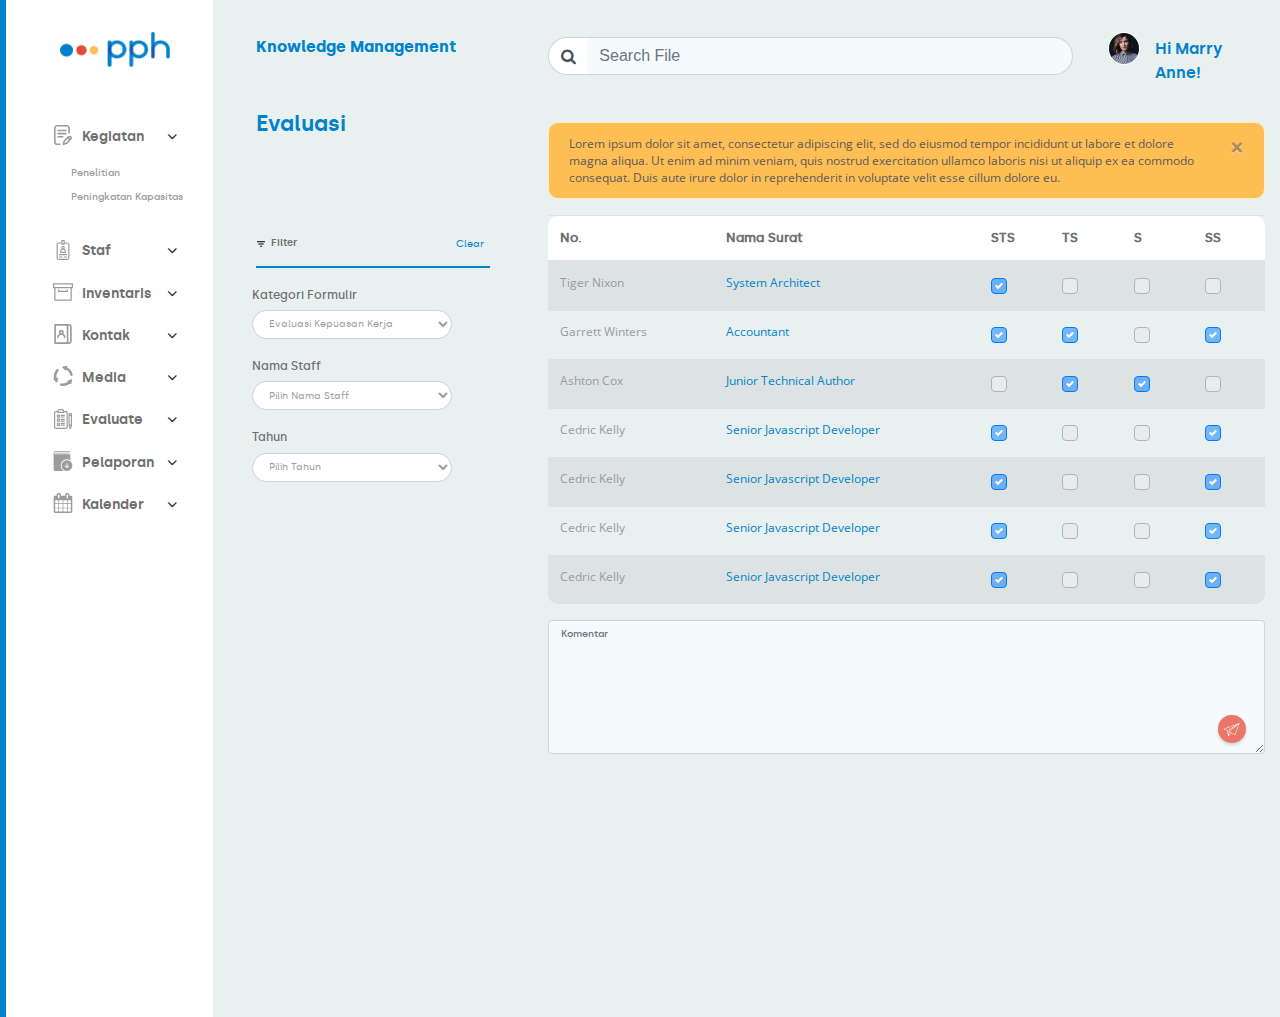
<file: evaluasi.html>
<!doctype html>
<html lang="en">
  <head>
    <!-- Required meta tags -->
    <meta charset="utf-8">
    <meta name="viewport" content="width=device-width, initial-scale=1, shrink-to-fit=no"> 

     <!-- FontAwseme -->
     <link rel="stylesheet" href="https://stackpath.bootstrapcdn.com/font-awesome/4.7.0/css/font-awesome.min.css">   

    <!-- tabel -->
    <link rel="stylesheet" href="https://cdn.datatables.net/1.10.20/css/dataTables.bootstrap4.min.css">

    <link rel="stylesheet" href="https://stackpath.bootstrapcdn.com/bootstrap/4.3.1/css/bootstrap.min.css" integrity="sha384-ggOyR0iXCbMQv3Xipma34MD+dH/1fQ784/j6cY/iJTQUOhcWr7x9JvoRxT2MZw1T" crossorigin="anonymous">
    <link rel="stylesheet" href="css/penelitian.css">

    <!-- font -->
    <link href="https://fonts.googleapis.com/css?family=Open+Sans:300,300i,400,400i,600,600i,700,700i,800,800i&display=swap" rel="stylesheet">
    
    <style>
    @font-face {
        font-family: 'silkaregular';
    src: url('font/Silka-Complete-Webfont/Silka-Roman-Webfont/silka-regular-webfont.woff') format('woff');
    font-weight: normal;
    font-style: normal;
    }

    @font-face {
        font-family: 'silkabold';
        src: url('font/Silka-Complete-Webfont/Silka-Roman-Webfont/silka-bold-webfont.woff') format('woff');
    font-weight: normal;
    font-style: normal;
    }

    @font-face {
        font-family: 'silkalight';
        src: url('font/Silka-Complete-Webfont/Silka-Roman-Webfont/silka-light-webfont.woff') format('woff');
    font-weight: normal;
    font-style: normal;
    }

    @font-face {
        font-family: 'silkamedium';
        src: url('font/Silka-Complete-Webfont/Silka-Roman-Webfont/silka-medium-webfont.woff') format('woff');
    font-weight: normal;
    font-style: normal;
    }

    @font-face {
        font-family: 'silkasemibold';
        src: url('font/Silka-Complete-Webfont/Silka-Roman-Webfont/silka-semibold-webfont.woff') format('woff');
    font-weight: normal;
    font-style: normal;
    }

    @font-face {
        font-family: 'silkaregular_italic';
        src: url('font/Silka-Complete-Webfont/Silka-Italic-Webfont/silka-regularitalic-webfont.woff') format('woff');
    font-weight: normal;
    font-style: normal;
    }
    </style>
    <title>Evaluasi</title>
  </head>
  <body>

    <!-- sidebar -->
    <div class="section">
      <div class="container-fluid">
        <div class="row">
          <div class="col-2 side-nav">
            <div class="logo"><a href="penelitian.html"><img src="logo/logo.png" alt=""></img></div>
            
              <div class="accordion" id="side-nav">
                <div class="card">
                  <div class="card-header collapsed" data-toggle="collapse" href="#nav-1">
                      <a class="card-title"> <span><img class="icon-side-nav" src="icon/001-writing.svg" alt="" srcset=""></span>
                        Kegiatan
                      </a>
                  </div>

              
                  <div id="nav-1" class="collapse show" aria-labelledby="headingOne" data-parent="#side-nav">
                    <div class="card-body">
                      <ul class="list-unstyled">
                        <li class="list-untyled"><a href="penelitian.html">Penelitian</a></li>
                        <li class="list-untyled"><a href="peningkatan-kapasitas.html">Peningkatan Kapasitas</a></li>
                      </ul>
                    </div>
                  </div>
                </div>
                <div class="card">
                  <div class="card-header collapsed" data-toggle="collapse" href="#nav-2">
                      <a class="card-title"> <span><img class="icon-side-nav" src="icon/002-id-card.svg" alt="" srcset=""></span>
                        Staf
                      </a>
                  </div>
                  <div id="nav-2" class="collapse" aria-labelledby="headingTwo" data-parent="#side-nav">
                    <div class="card-body">
                      <ul class="list-unstyled">
                        <li class="list-untyled"><a href="">Penelitian</a></li>
                        <li class="list-untyled"><a href="">Peningkatan Kapasitas</a></li>
                      </ul>                    
                    </div>
                  </div>
                </div>
                <div class="card">
                  <div class="card-header collapsed" data-toggle="collapse" href="#nav-3">
                      <a class="card-title"> <span><img class="icon-side-nav" src="icon/004-archive.svg" alt="" srcset=""></span>
                        Inventaris
                      </a>
                  </div>
                  <div id="nav-3" class="collapse" aria-labelledby="headingThree" data-parent="#side-nav">
                    <div class="card-body">
                      <ul class="list-unstyled">
                        <li class="list-untyled"><a href="">Penelitian</a></li>
                        <li class="list-untyled"><a href="">Peningkatan Kapasitas</a></li>
                      </ul>                    
                    </div>
                  </div>
                </div>
                <div class="card">                    
                  <div class="card-header collapsed" data-toggle="collapse" > <!--     href="#nav-4" -->
                      <a  href="kontak.html" class="card-title"> <span><img class="icon-side-nav" src="icon/006-contacts.svg" alt="" srcset=""></span>
                        Kontak
                      </a>
                  </div>
                  <div id="nav-4" class="collapse" aria-labelledby="headingFour" data-parent="#side-nav">
                    <div class="card-body">
                      <ul class="list-unstyled">
                        <li class="list-untyled"><a href="">Penelitian</a></li>
                        <li class="list-untyled"><a href="">Peningkatan Kapasitas</a></li>
                      </ul>                    
                    </div>
                  </div>
                </div>
                <div class="card">
                  <div class="card-header collapsed" data-toggle="collapse" >
                      <a href="media.html" class="card-title"> <span><img class="icon-side-nav"  src="icon/007-recycle-sign.svg" alt="" srcset=""></span>
                        Media
                      </a>
                  </div>
                  <div id="nav-5" class="collapse" aria-labelledby="headingFive" data-parent="#side-nav">
                    <div class="card-body">
                      <ul class="list-unstyled">
                        <li class="list-untyled"><a href="">Penelitian</a></li>
                        <li class="list-untyled"><a href="">Peningkatan Kapasitas</a></li>
                      </ul>                    
                    </div>
                  </div>
                </div>
                <div class="card">
                  <div class="card-header collapsed" data-toggle="collapse" href="#nav-6">
                      <a class="card-title"> <span><img class="icon-side-nav" src="icon/011-quality.svg" alt="" srcset=""></span>
                        Evaluate
                      </a>
                  </div>
                  <div id="nav-6" class="collapse" aria-labelledby="headingSix" data-parent="#side-nav">
                    <div class="card-body">
                      <ul class="list-unstyled">
                        <li class="list-untyled"><a href="">Penelitian</a></li>
                        <li class="list-untyled"><a href="">Peningkatan Kapasitas</a></li>
                      </ul>                    
                    </div>
                  </div>
                </div>
                <div class="card">
                  <div class="card-header collapsed" data-toggle="collapse" href="#nav-7">
                      <a class="card-title"> <span><img class="icon-side-nav"  src="icon/009-book.svg" alt="" srcset=""></span>
                        Pelaporan
                      </a>
                  </div>
                  <div id="nav-7" class="collapse" aria-labelledby="headingSeven" data-parent="#side-nav">
                    <div class="card-body">
                      <ul class="list-unstyled">
                        <li class="list-untyled"><a href="">Penelitian</a></li>
                        <li class="list-untyled"><a href="">Peningkatan Kapasitas</a></li>
                      </ul>                    
                    </div>
                  </div>
                </div>
                <div class="card">
                  <div class="card-header collapsed" data-toggle="collapse" href="#nav-8">
                      <a class="card-title"> <span><img class="icon-side-nav" src="icon/calendar-with-spring-binder-and-date-blocks.svg"alt="" srcset=""></span>
                        Kalender
                      </a>
                  </div>
                  <div id="nav-8" class="collapse" aria-labelledby="headingEight" data-parent="#side-nav">
                    <div class="card-body">
                      <ul class="list-unstyled">
                        <li class="list-untyled"><a href="">Penelitian</a></li>
                        <li class="list-untyled"><a href="">Peningkatan Kapasitas</a></li>
                      </ul>                    
                    </div>
                  </div>
                </div>
              </div>
            </div> 
            

          <div class="col-3 filter-section">
            <h4>Knowledge Management</h4>
            <h3>Evaluasi</h3>

            <div class="clearfix">
              <div class="filter float-left"><img class="icon-filter" src="icon/filter-results-button.svg" alt="filter">Filter</div>
              <div  class="clear float-right"><button type="button" class="uncheck">Clear</button></div>               
            </div>
            <hr class="batas"> 

              <div class="evaluasi-filter">
                <h6>Kategori Formulir</h6>
                <select class="form-control">
                  <option>Evaluasi Kepuasan Kerja</option>
                  <option>Lorem, ipsum.</option>
                </select>

                <h6>Nama Staff</h6>
                <select class="form-control">
                  <option>Pilih Nama Staff</option>
                  <option >Lorem, ipsum dolor.</option>
                </select>

                <h6>Tahun</h6>
                <select class="form-control">
                  <option>Pilih Tahun</option>
                  <option>Lorem ipsum dolor sit.</option>
                </select>

              </div>
          </div>

          
          <div class="col-7 tabel-group ">
            <div class="row">
              <div class="col-9 search-group">
                <form action="">
                  <div class="input-group flex-nowrap search">
                    <div class="input-group-prepend">
                      <span class="input-group-text" id="addon-wrapping"><i class="fa fa-search" aria-hidden="true"></i></span>
                    </div>
                    <input type="text" class="form-control" placeholder="Search File" aria-label="" aria-describedby="addon-wrapping">
                  </div>                  
                </form>                  
              </div>
              <div class="col-3">
                <img class="account float-left" src="img/img-account.png" alt="">
                  <div class="nama fleat-rigt">Hi Marry Anne!</div>
              </div>
            </div>


            <div class="alert alert-warning alert-dismissible fade show" role="alert">
              Lorem ipsum dolor sit amet, consectetur adipiscing elit, sed do eiusmod tempor incididunt ut labore et dolore magna aliqua. Ut enim ad minim veniam, quis nostrud exercitation ullamco laboris nisi ut aliquip ex ea commodo consequat. Duis aute irure dolor in reprehenderit in voluptate velit esse cillum dolore eu.
              <button type="button" class="close" data-dismiss="alert" aria-label="Close">
                <span aria-hidden="true">&times;</span>
              </button>
            </div>

            <table id="penelitian" class="table table-striped radius-tabel" style="width:100%">
              <thead>
                  <tr>
                      <th>No.</th>
                      <th>Nama Surat</th>
                      <th>STS</th>
                      <th>TS</th>
                      <th>S</th>
                      <th>SS</th>
                  </tr>
              </thead>
              <tbody>
                  <tr>
                      <td >Tiger Nixon</td>
                      <td class="tbl-keg">System Architect</td>
                      <td>
                        <div class="custom-control custom-checkbox">
                          <input type="checkbox" class="custom-control-input" id="sts11" checked disabled>
                          <label class="custom-control-label" for="sts11"></label>
                        </div>
                        <td>
                          <div class="custom-control custom-checkbox">
                          <input type="checkbox" class="custom-control-input" id="sts21"  disabled>
                          <label class="custom-control-label" for="sts21"></label>
                        </div>
                        </td>
                        <td>
                          <div class="custom-control custom-checkbox">
                          <input type="checkbox" class="custom-control-input" id="sts31"  disabled>
                          <label class="custom-control-label" for="sts31"></label>
                        </div>
                        </td>
                        <td>
                          <div class="custom-control custom-checkbox">
                          <input type="checkbox" class="custom-control-input" id="stas41"  disabled>
                          <label class="custom-control-label" for="stas41"></label>
                        </div>
                        </td>
                      </td>
                  </tr>
                  <tr>
                      <td>Garrett Winters</td>
                      <td class="tbl-keg">Accountant</td>
                      <td>
                        <div class="custom-control custom-checkbox">
                          <input type="checkbox" class="custom-control-input" id="sts12" checked disabled>
                          <label class="custom-control-label" for="sts12"></label>
                        </div>
                        <td>
                          <div class="custom-control custom-checkbox">
                          <input type="checkbox" class="custom-control-input" id="sts22" checked disabled>
                          <label class="custom-control-label" for="sts22"></label>
                        </div>
                        </td>
                        <td>
                          <div class="custom-control custom-checkbox">
                          <input type="checkbox" class="custom-control-input" id="sts32"  disabled>
                          <label class="custom-control-label" for="sts32"></label>
                        </div>
                        </td>
                        <td>
                          <div class="custom-control custom-checkbox">
                          <input type="checkbox" class="custom-control-input" id="stas42" checked disabled>
                          <label class="custom-control-label" for="stas42"></label>
                        </div>
                        </td>
                      </td>
                  </tr>
                  <tr>
                      <td>Ashton Cox</td>
                      <td class="tbl-keg">Junior Technical Author</td>
                      <td>
                        <div class="custom-control custom-checkbox">
                          <input type="checkbox" class="custom-control-input" id="sts13"  disabled>
                          <label class="custom-control-label" for="sts13"></label>
                        </div>
                        <td>
                          <div class="custom-control custom-checkbox">
                          <input type="checkbox" class="custom-control-input" id="sts23" checked disabled>
                          <label class="custom-control-label" for="sts23"></label>
                        </div>
                        </td>
                        <td>
                          <div class="custom-control custom-checkbox">
                          <input type="checkbox" class="custom-control-input" id="sts33" checked disabled>
                          <label class="custom-control-label" for="sts33"></label>
                        </div>
                        </td>
                        <td>
                          <div class="custom-control custom-checkbox">
                          <input type="checkbox" class="custom-control-input" id="stas43"  disabled>
                          <label class="custom-control-label" for="stas43"></label>
                        </div>
                        </td>
                      </td>
                  </tr>
                  <tr>
                      <td>Cedric Kelly</td>
                      <td class="tbl-keg">Senior Javascript Developer</td>
                      <td>
                        <div class="custom-control custom-checkbox">
                          <input type="checkbox" class="custom-control-input" id="sts14" checked disabled>
                          <label class="custom-control-label" for="sts14"></label>
                        </div>
                        <td>
                          <div class="custom-control custom-checkbox">
                          <input type="checkbox" class="custom-control-input" id="sts24"  disabled>
                          <label class="custom-control-label" for="sts24"></label>
                        </div>
                        </td>
                        <td>
                          <div class="custom-control custom-checkbox">
                          <input type="checkbox" class="custom-control-input" id="sts34"  disabled>
                          <label class="custom-control-label" for="sts34"></label>
                        </div>
                        </td>
                        <td>
                          <div class="custom-control custom-checkbox">
                          <input type="checkbox" class="custom-control-input" id="stas44" checked disabled>
                          <label class="custom-control-label" for="stas44"></label>
                        </div>
                        </td>
                      </td>
                  </tr>
                  <tr>
                    <td>Cedric Kelly</td>
                    <td class="tbl-keg">Senior Javascript Developer</td>
                    <td>
                      <div class="custom-control custom-checkbox">
                        <input type="checkbox" class="custom-control-input" id="sts14" checked disabled>
                        <label class="custom-control-label" for="sts14"></label>
                      </div>
                      <td>
                        <div class="custom-control custom-checkbox">
                        <input type="checkbox" class="custom-control-input" id="sts24"  disabled>
                        <label class="custom-control-label" for="sts24"></label>
                      </div>
                      </td>
                      <td>
                        <div class="custom-control custom-checkbox">
                        <input type="checkbox" class="custom-control-input" id="sts34"  disabled>
                        <label class="custom-control-label" for="sts34"></label>
                      </div>
                      </td>
                      <td>
                        <div class="custom-control custom-checkbox">
                        <input type="checkbox" class="custom-control-input" id="stas44" checked disabled>
                        <label class="custom-control-label" for="stas44"></label>
                      </div>
                      </td>
                    </td>
                  </tr>
                  <tr>
                    <td>Cedric Kelly</td>
                    <td class="tbl-keg">Senior Javascript Developer</td>
                    <td>
                      <div class="custom-control custom-checkbox">
                        <input type="checkbox" class="custom-control-input" id="sts14" checked disabled>
                        <label class="custom-control-label" for="sts14"></label>
                      </div>
                      <td>
                        <div class="custom-control custom-checkbox">
                        <input type="checkbox" class="custom-control-input" id="sts24"  disabled>
                        <label class="custom-control-label" for="sts24"></label>
                      </div>
                      </td>
                      <td>
                        <div class="custom-control custom-checkbox">
                        <input type="checkbox" class="custom-control-input" id="sts34"  disabled>
                        <label class="custom-control-label" for="sts34"></label>
                      </div>
                      </td>
                      <td>
                        <div class="custom-control custom-checkbox">
                        <input type="checkbox" class="custom-control-input" id="stas44" checked disabled>
                        <label class="custom-control-label" for="stas44"></label>
                      </div>
                      </td>
                    </td>
                  </tr>
                  <tr>
                    <td>Cedric Kelly</td>
                    <td class="tbl-keg">Senior Javascript Developer</td>
                    <td>
                      <div class="custom-control custom-checkbox">
                        <input type="checkbox" class="custom-control-input" id="sts14" checked disabled>
                        <label class="custom-control-label" for="sts14"></label>
                      </div>
                      <td>
                        <div class="custom-control custom-checkbox">
                        <input type="checkbox" class="custom-control-input" id="sts24"  disabled>
                        <label class="custom-control-label" for="sts24"></label>
                      </div>
                      </td>
                      <td>
                        <div class="custom-control custom-checkbox">
                        <input type="checkbox" class="custom-control-input" id="sts34"  disabled>
                        <label class="custom-control-label" for="sts34"></label>
                      </div>
                      </td>
                      <td>
                        <div class="custom-control custom-checkbox">
                        <input type="checkbox" class="custom-control-input" id="stas44" checked disabled>
                        <label class="custom-control-label" for="stas44"></label>
                      </div>
                      </td>
                    </td>
                  </tr>
                  
              </tbody>   
          </table>

          <div class="table-evaluasi-komentar">
            <div class="form-group">
              <textarea class="form-control" id="komentar" rows="8" placeholder="Komentar"></textarea>
              <button type="submit" class="btn btn-coment float-right "><img class="submit-komentar" src="img/submit-komentar.png" alt="" srcset=""></button>
            </div>
          </div>


          </div>
        </div>
      </div>
    </div>

    <!-- Optional JavaScript -->
    <!-- jQuery first, then Popper.js, then Bootstrap JS -->
    <script src="https://code.jquery.com/jquery-3.3.1.slim.min.js" integrity="sha384-q8i/X+965DzO0rT7abK41JStQIAqVgRVzpbzo5smXKp4YfRvH+8abtTE1Pi6jizo" crossorigin="anonymous"></script>
    <script src="https://cdnjs.cloudflare.com/ajax/libs/popper.js/1.14.7/umd/popper.min.js" integrity="sha384-UO2eT0CpHqdSJQ6hJty5KVphtPhzWj9WO1clHTMGa3JDZwrnQq4sF86dIHNDz0W1" crossorigin="anonymous"></script>
    <script src="https://stackpath.bootstrapcdn.com/bootstrap/4.3.1/js/bootstrap.min.js" integrity="sha384-JjSmVgyd0p3pXB1rRibZUAYoIIy6OrQ6VrjIEaFf/nJGzIxFDsf4x0xIM+B07jRM" crossorigin="anonymous"></script>
    
    <!-- plugin datatables -->
    <!-- <script>
        $(document).ready(function() {
            $('#penelitian').DataTable();
        } );
      </script> -->
      <!-- <script src="https://cdn.datatables.net/1.10.20/js/jquery.dataTables.min.js"></script>
      <script src="https://cdn.datatables.net/1.10.20/js/dataTables.bootstrap4.min.js"></script> -->

    
  
  </body>
</html>
</file>
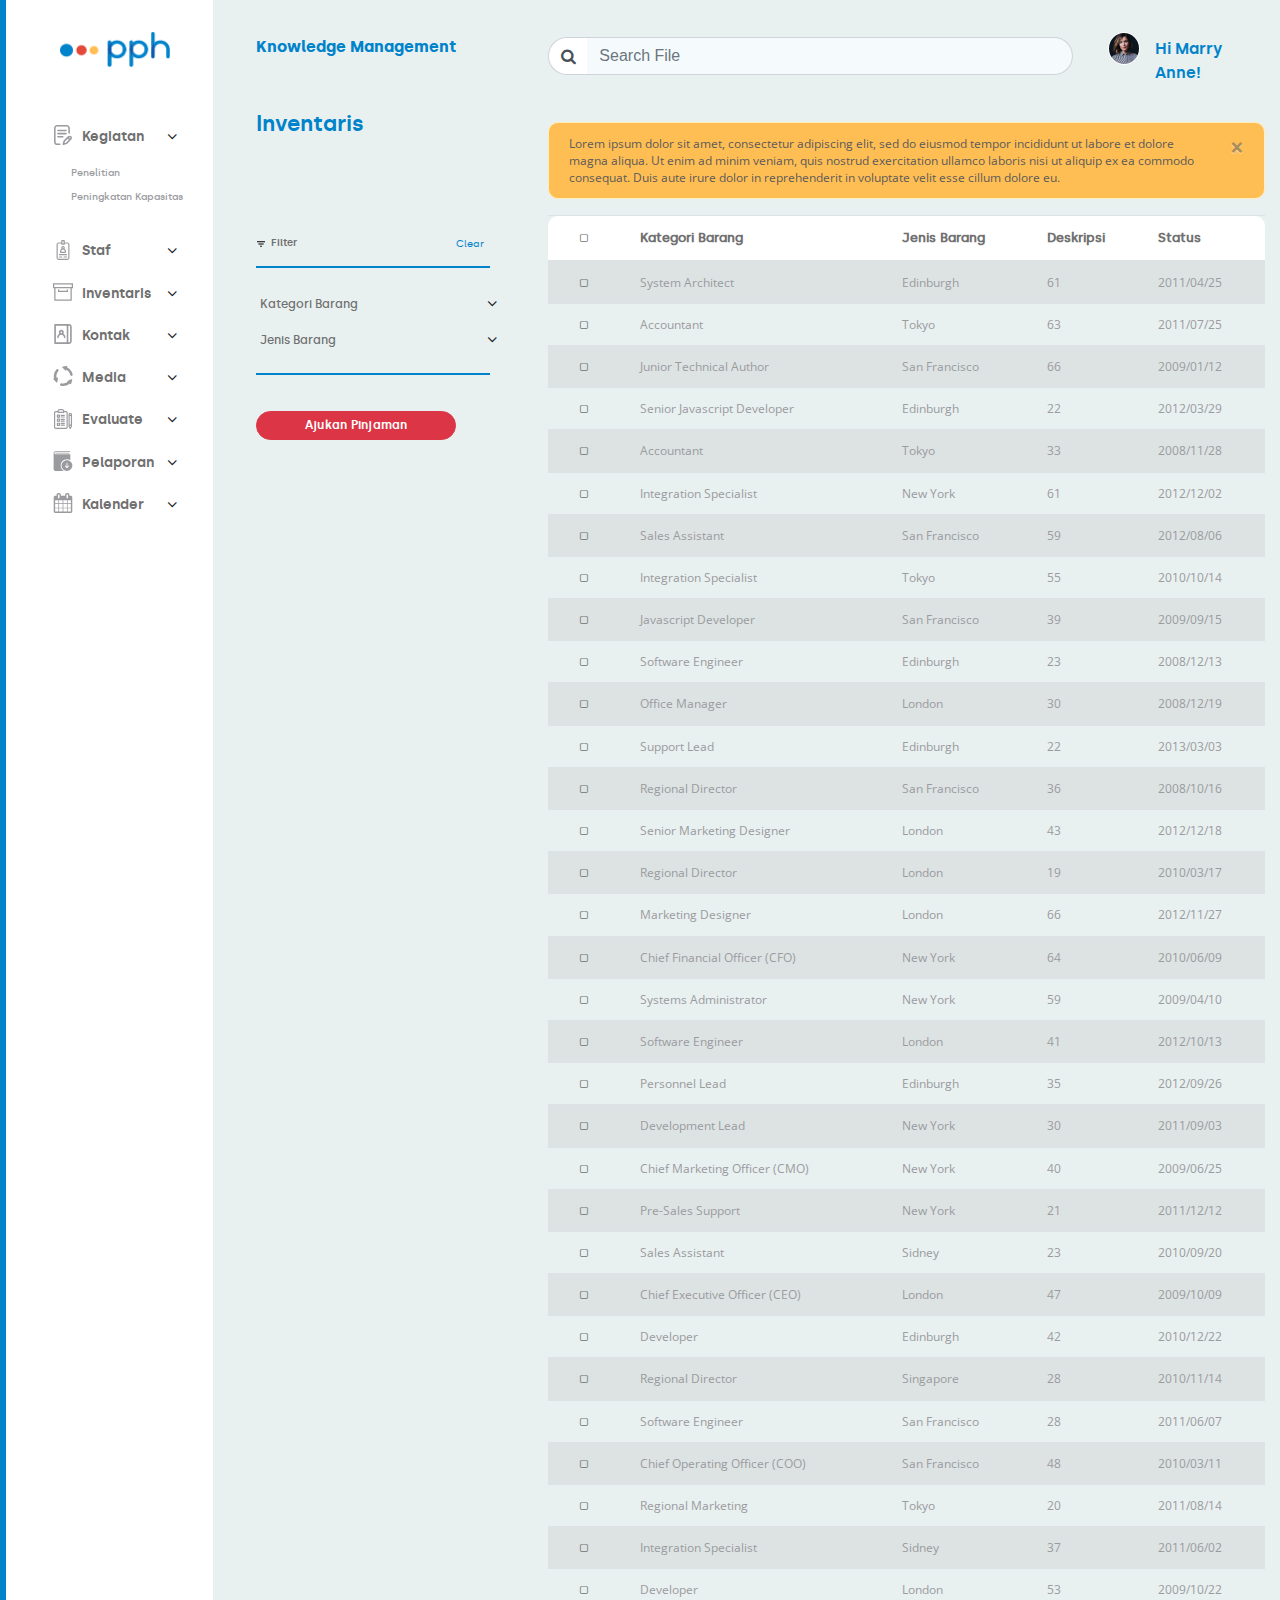
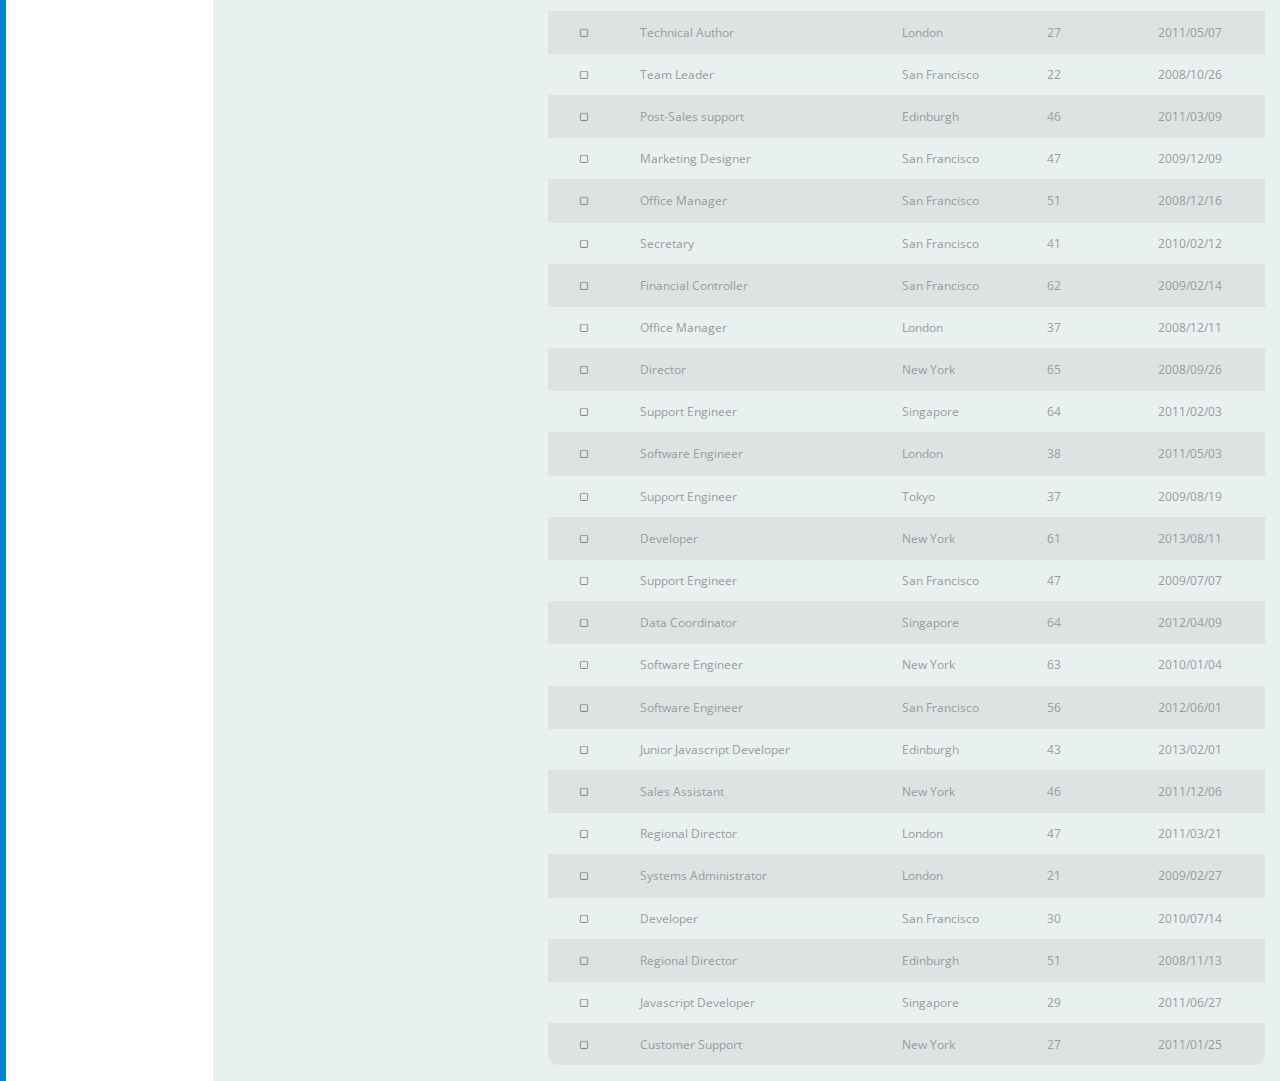
<file: inventaris.html>
<!doctype html>
<html lang="en">
  <head>
    <!-- Required meta tags -->
    <meta charset="utf-8">
    <meta name="viewport" content="width=device-width, initial-scale=1, shrink-to-fit=no"> 

     <!-- FontAwseme -->
     <link rel="stylesheet" href="https://stackpath.bootstrapcdn.com/font-awesome/4.7.0/css/font-awesome.min.css">   

    <!-- tabel -->
    <link rel="stylesheet" href="https://cdn.datatables.net/1.10.20/css/dataTables.bootstrap4.min.css">

    <link rel="stylesheet" href="https://stackpath.bootstrapcdn.com/bootstrap/4.3.1/css/bootstrap.min.css" integrity="sha384-ggOyR0iXCbMQv3Xipma34MD+dH/1fQ784/j6cY/iJTQUOhcWr7x9JvoRxT2MZw1T" crossorigin="anonymous">
    <link rel="stylesheet" href="css/penelitian.css">

    <!-- font -->
    <link href="https://fonts.googleapis.com/css?family=Open+Sans:300,300i,400,400i,600,600i,700,700i,800,800i&display=swap" rel="stylesheet">
    
    <style>
    @font-face {
        font-family: 'silkaregular';
    src: url('font/Silka-Complete-Webfont/Silka-Roman-Webfont/silka-regular-webfont.woff') format('woff');
    font-weight: normal;
    font-style: normal;
    }

    @font-face {
        font-family: 'silkabold';
        src: url('font/Silka-Complete-Webfont/Silka-Roman-Webfont/silka-bold-webfont.woff') format('woff');
    font-weight: normal;
    font-style: normal;
    }

    @font-face {
        font-family: 'silkalight';
        src: url('font/Silka-Complete-Webfont/Silka-Roman-Webfont/silka-light-webfont.woff') format('woff');
    font-weight: normal;
    font-style: normal;
    }

    @font-face {
        font-family: 'silkamedium';
        src: url('font/Silka-Complete-Webfont/Silka-Roman-Webfont/silka-medium-webfont.woff') format('woff');
    font-weight: normal;
    font-style: normal;
    }

    @font-face {
        font-family: 'silkasemibold';
        src: url('font/Silka-Complete-Webfont/Silka-Roman-Webfont/silka-semibold-webfont.woff') format('woff');
    font-weight: normal;
    font-style: normal;
    }

    @font-face {
        font-family: 'silkaregular_italic';
        src: url('font/Silka-Complete-Webfont/Silka-Italic-Webfont/silka-regularitalic-webfont.woff') format('woff');
    font-weight: normal;
    font-style: normal;
    }
    </style>
    <title>Inventaris</title>
  </head>
  <body>

    <!-- sidebar -->
    <div class="section">
      <div class="container-fluid">
        <div class="row">
          <div class="col-2 side-nav">
            <div class="logo"><a href="penelitian.html"><img src="logo/logo.png" alt=""></img></div>
            
              <div class="accordion" id="side-nav">
                <div class="card">
                  <div class="card-header collapsed" data-toggle="collapse" href="#nav-1">
                      <a class="card-title"> <span><img class="icon-side-nav" src="icon/001-writing.svg" alt="" srcset=""></span>
                        Kegiatan
                      </a>
                  </div>

              
                  <div id="nav-1" class="collapse show" aria-labelledby="headingOne" data-parent="#side-nav">
                    <div class="card-body">
                      <ul class="list-unstyled">
                        <li class="list-untyled"><a href="penelitian.html">Penelitian</a></li>
                        <li class="list-untyled"><a href="peningkatan-kapasitas.html">Peningkatan Kapasitas</a></li>
                      </ul>
                    </div>
                  </div>
                </div>
                <div class="card">
                  <div class="card-header collapsed" data-toggle="collapse" href="#nav-2">
                      <a class="card-title"> <span><img class="icon-side-nav" src="icon/002-id-card.svg" alt="" srcset=""></span>
                        Staf
                      </a>
                  </div>
                  <div id="nav-2" class="collapse" aria-labelledby="headingTwo" data-parent="#side-nav">
                    <div class="card-body">
                      <ul class="list-unstyled">
                        <li class="list-untyled"><a href="">Penelitian</a></li>
                        <li class="list-untyled"><a href="">Peningkatan Kapasitas</a></li>
                      </ul>                    
                    </div>
                  </div>
                </div>
                <div class="card">
                  <div class="card-header collapsed" data-toggle="collapse" href="#nav-3">
                      <a class="card-title"> <span><img class="icon-side-nav" src="icon/004-archive.svg" alt="" srcset=""></span>
                        Inventaris
                      </a>
                  </div>
                  <div id="nav-3" class="collapse" aria-labelledby="headingThree" data-parent="#side-nav">
                    <div class="card-body">
                      <ul class="list-unstyled">
                        <li class="list-untyled"><a href="">Penelitian</a></li>
                        <li class="list-untyled"><a href="">Peningkatan Kapasitas</a></li>
                      </ul>                    
                    </div>
                  </div>
                </div>
                <div class="card">                    
                  <div class="card-header collapsed" data-toggle="collapse" > <!--     href="#nav-4" -->
                      <a  href="kontak.html" class="card-title"> <span><img class="icon-side-nav" src="icon/006-contacts.svg" alt="" srcset=""></span>
                        Kontak
                      </a>
                  </div>
                  <div id="nav-4" class="collapse" aria-labelledby="headingFour" data-parent="#side-nav">
                    <div class="card-body">
                      <ul class="list-unstyled">
                        <li class="list-untyled"><a href="">Penelitian</a></li>
                        <li class="list-untyled"><a href="">Peningkatan Kapasitas</a></li>
                      </ul>                    
                    </div>
                  </div>
                </div>
                <div class="card">
                  <div class="card-header collapsed" data-toggle="collapse" >
                      <a href="media.html" class="card-title"> <span><img class="icon-side-nav"  src="icon/007-recycle-sign.svg" alt="" srcset=""></span>
                        Media
                      </a>
                  </div>
                  <div id="nav-5" class="collapse" aria-labelledby="headingFive" data-parent="#side-nav">
                    <div class="card-body">
                      <ul class="list-unstyled">
                        <li class="list-untyled"><a href="">Penelitian</a></li>
                        <li class="list-untyled"><a href="">Peningkatan Kapasitas</a></li>
                      </ul>                    
                    </div>
                  </div>
                </div>
                <div class="card">
                  <div class="card-header collapsed" data-toggle="collapse" href="#nav-6">
                      <a class="card-title"> <span><img class="icon-side-nav" src="icon/011-quality.svg" alt="" srcset=""></span>
                        Evaluate
                      </a>
                  </div>
                  <div id="nav-6" class="collapse" aria-labelledby="headingSix" data-parent="#side-nav">
                    <div class="card-body">
                      <ul class="list-unstyled">
                        <li class="list-untyled"><a href="">Penelitian</a></li>
                        <li class="list-untyled"><a href="">Peningkatan Kapasitas</a></li>
                      </ul>                    
                    </div>
                  </div>
                </div>
                <div class="card">
                  <div class="card-header collapsed" data-toggle="collapse" href="#nav-7">
                      <a class="card-title"> <span><img class="icon-side-nav"  src="icon/009-book.svg" alt="" srcset=""></span>
                        Pelaporan
                      </a>
                  </div>
                  <div id="nav-7" class="collapse" aria-labelledby="headingSeven" data-parent="#side-nav">
                    <div class="card-body">
                      <ul class="list-unstyled">
                        <li class="list-untyled"><a href="">Penelitian</a></li>
                        <li class="list-untyled"><a href="">Peningkatan Kapasitas</a></li>
                      </ul>                    
                    </div>
                  </div>
                </div>
                <div class="card">
                  <div class="card-header collapsed" data-toggle="collapse" href="#nav-8">
                      <a class="card-title"> <span><img class="icon-side-nav" src="icon/calendar-with-spring-binder-and-date-blocks.svg"alt="" srcset=""></span>
                        Kalender
                      </a>
                  </div>
                  <div id="nav-8" class="collapse" aria-labelledby="headingEight" data-parent="#side-nav">
                    <div class="card-body">
                      <ul class="list-unstyled">
                        <li class="list-untyled"><a href="">Penelitian</a></li>
                        <li class="list-untyled"><a href="">Peningkatan Kapasitas</a></li>
                      </ul>                    
                    </div>
                  </div>
                </div>
              </div>
            </div> 
            

          <div class="col-3 filter-section">
            <h4>Knowledge Management</h4>
            <h3>Inventaris</h3>

            <div class="clearfix">
              <div class="filter float-left"><img class="icon-filter" src="icon/filter-results-button.svg" alt="filter">Filter</div>
              <div  class="clear float-right"><button type="button" class="uncheck">Clear</button></div> 
                           
            </div>
            <hr class="batas"> 

            <div id="accordion" class="accordion">
              <div class="card mb-0">
                  <!-- Kategori Barang -->
                  <div class="card-header collapsed" data-toggle="collapse" href="#collapseSatu">
                      <a class="card-title">
                        Kategori Barang
                      </a>
                  </div>
                  <div id="collapseSatu" class="card-body collapse" data-parent="#accordion" >
                    <div class="form-check">
                      <label>
                        <input type="checkbox" name="check" checked> <span class="label-text">Option 01</span>
                      </label>
                    </div>
                  </div>
                  <!-- Jenis Barang -->
                  <div class="card-header collapsed" data-toggle="collapse" data-parent="#accordion" href="#collapseDua">
                      <a class="card-title">
                        Jenis Barang
                      </a>
                  </div>
                  <div id="collapseDua" class="card-body collapse" data-parent="#accordion" >
                    <div class="form-check">
                      <label>
                        <input type="checkbox" name="check" checked> <span class="label-text">Tampilkan Semua</span>
                      </label>
                    </div>
                    <div class="form-check">
                      <label>
                        <input type="checkbox" name="check" > <span class="label-text">Kebijakan</span>
                      </label>
                    </div>
                    <div class="form-check">
                      <label>
                        <input type="checkbox" name="check" > <span class="label-text">Bio-Medis</span>
                      </label>
                    </div>
                    <div class="form-check">
                      <label>
                        <input type="checkbox" name="check" > <span class="label-text">Sosial-Perilaku</span>
                      </label>
                    </div>
                    <div class="form-check">
                      <label>
                        <input type="checkbox" name="check" > <span class="label-text">Lecture-Series</span>
                      </label>
                    </div>
                    <div class="form-check">
                      <label>
                        <input type="checkbox" name="check" > <span class="label-text">Workshop</span>
                      </label>
                    </div>
                    <div class="form-check">
                      <label>
                        <input type="checkbox" name="check" > <span class="label-text">Pelatihan</span>
                      </label>
                    </div>
                    <div class="form-check">
                      <label>
                        <input type="checkbox" name="check" > <span class="label-text">Fun Sharing Day</span>
                      </label>
                    </div>
                    <div class="form-check">
                      <label>
                        <input type="checkbox" name="check" > <span class="label-text">Khursus Online</span>
                      </label>
                    </div>
                    <div class="form-check">
                      <label>
                        <input type="checkbox" name="check" > <span class="label-text">Pertemuan</span>
                      </label>
                    </div>
                  </div>
                  
              </div>
            </div>
            <hr class="batas">
            
            <button type="button" class="btn btn-danger">Ajukan Pinjaman</button>
          </div>

          
          <div class="col-7 tabel-group ">
            <div class="row">
              <div class="col-9 search-group">
                <form action="">
                  <div class="input-group flex-nowrap search">
                    <div class="input-group-prepend">
                      <span class="input-group-text" id="addon-wrapping"><i class="fa fa-search" aria-hidden="true"></i></span>
                    </div>
                    <input type="text" class="form-control" placeholder="Search File" aria-label="" aria-describedby="addon-wrapping">
                  </div>                  
                </form>                  
              </div>
              <div class="col-3">
                <img class="account float-left" src="img/img-account.png" alt="">
                  <div class="nama fleat-rigt">Hi Marry Anne!</div>
              </div>
            </div>


            <div class="alert alert-warning alert-dismissible fade show" role="alert">
              Lorem ipsum dolor sit amet, consectetur adipiscing elit, sed do eiusmod tempor incididunt ut labore et dolore magna aliqua. Ut enim ad minim veniam, quis nostrud exercitation ullamco laboris nisi ut aliquip ex ea commodo consequat. Duis aute irure dolor in reprehenderit in voluptate velit esse cillum dolore eu.
              <button type="button" class="close" data-dismiss="alert" aria-label="Close">
                <span aria-hidden="true">&times;</span>
              </button>
            </div>

            <table id="penelitian" class="table table-striped radius-tabel" style="width:100%">
              <thead>
                  <tr>
                      <th>
                        <div class="form-check">
                          <label>
                            <input type="checkbox" name="check" ><span class="label-text"></span>
                          </label>
                        </div>
                      </th>
                      <th>Kategori Barang</th>
                      <th>Jenis Barang</th>
                      <th>Deskripsi</th>
                      <th>Status</th>
                  </tr>
              </thead>
              <tbody>
                  <tr>
                      <td>
                        <div class="form-check">
                          <label>
                            <input type="checkbox" name="check" ><span class="label-text"></span>
                          </label>
                        </div>
                      </td>
                      <td>System Architect</td>
                      <td>Edinburgh</td>
                      <td>61</td>
                      <td>2011/04/25</td>
                  </tr>
                  <tr>
                      <td>
                        <div class="form-check">
                          <label>
                            <input type="checkbox" name="check" ><span class="label-text"></span>
                          </label>
                        </div>
                      </td>
                      <td>Accountant</td>
                      <td>Tokyo</td>
                      <td>63</td>
                      <td>2011/07/25</td>
                  </tr>
                  <tr>
                      <td>
                        <div class="form-check">
                          <label>
                            <input type="checkbox" name="check" ><span class="label-text"></span>
                          </label>
                        </div>
                      </td>
                      <td>Junior Technical Author</td>
                      <td>San Francisco</td>
                      <td>66</td>
                      <td>2009/01/12</td>
                  </tr>
                  <tr>
                      <td>
                        <div class="form-check">
                          <label>
                            <input type="checkbox" name="check" ><span class="label-text"></span>
                          </label>
                        </div>
                      </td>
                      <td>Senior Javascript Developer</td>
                      <td>Edinburgh</td>
                      <td>22</td>
                      <td>2012/03/29</td>
                  </tr>
                  <tr>
                      <td>
                        <div class="form-check">
                          <label>
                            <input type="checkbox" name="check" ><span class="label-text"></span>
                          </label>
                        </div>
                      </td>
                      <td>Accountant</td>
                      <td>Tokyo</td>
                      <td>33</td>
                      <td>2008/11/28</td>
                  </tr>
                  <tr>
                      <td>
                        <div class="form-check">
                          <label>
                            <input type="checkbox" name="check" ><span class="label-text"></span>
                          </label>
                        </div>
                      </td>
                      <td>Integration Specialist</td>
                      <td>New York</td>
                      <td>61</td>
                      <td>2012/12/02</td>
                  </tr>
                  <tr>
                      <td>
                        <div class="form-check">
                          <label>
                            <input type="checkbox" name="check" ><span class="label-text"></span>
                          </label>
                        </div>
                      </td>
                      <td>Sales Assistant</td>
                      <td>San Francisco</td>
                      <td>59</td>
                      <td>2012/08/06</td>
                  </tr>
                  <tr>
                      <td>
                        <div class="form-check">
                          <label>
                            <input type="checkbox" name="check" ><span class="label-text"></span>
                          </label>
                        </div>
                      </td>
                      <td>Integration Specialist</td>
                      <td>Tokyo</td>
                      <td>55</td>
                      <td>2010/10/14</td>
                  </tr>
                  <tr>
                      <td>
                        <div class="form-check">
                          <label>
                            <input type="checkbox" name="check" ><span class="label-text"></span>
                          </label>
                        </div>
                      </td>
                      <td>Javascript Developer</td>
                      <td>San Francisco</td>
                      <td>39</td>
                      <td>2009/09/15</td>
                  </tr>
                  <tr>
                      <td>
                        <div class="form-check">
                          <label>
                            <input type="checkbox" name="check" ><span class="label-text"></span>
                          </label>
                        </div>
                      </td>
                      <td>Software Engineer</td>
                      <td>Edinburgh</td>
                      <td>23</td>
                      <td>2008/12/13</td>
                  </tr>
                  <tr>
                      <td>
                        <div class="form-check">
                          <label>
                            <input type="checkbox" name="check" ><span class="label-text"></span>
                          </label>
                        </div>
                      </td>
                      <td>Office Manager</td>
                      <td>London</td>
                      <td>30</td>
                      <td>2008/12/19</td>
                  </tr>
                  <tr>
                      <td>
                        <div class="form-check">
                          <label>
                            <input type="checkbox" name="check" ><span class="label-text"></span>
                          </label>
                        </div>
                      </td>
                      <td>Support Lead</td>
                      <td>Edinburgh</td>
                      <td>22</td>
                      <td>2013/03/03</td>
                  </tr>
                  <tr>
                      <td>
                        <div class="form-check">
                          <label>
                            <input type="checkbox" name="check" ><span class="label-text"></span>
                          </label>
                        </div>
                      </td>
                      <td>Regional Director</td>
                      <td>San Francisco</td>
                      <td>36</td>
                      <td>2008/10/16</td>
                  </tr>
                  <tr>
                      <td>
                        <div class="form-check">
                          <label>
                            <input type="checkbox" name="check" ><span class="label-text"></span>
                          </label>
                        </div>
                      </td>
                      <td>Senior Marketing Designer</td>
                      <td>London</td>
                      <td>43</td>
                      <td>2012/12/18</td>
                  </tr>
                  <tr>
                      <td>
                        <div class="form-check">
                          <label>
                            <input type="checkbox" name="check" ><span class="label-text"></span>
                          </label>
                        </div>
                      </td>
                      <td>Regional Director</td>
                      <td>London</td>
                      <td>19</td>
                      <td>2010/03/17</td>
                  </tr>
                  <tr>
                      <td>
                        <div class="form-check">
                          <label>
                            <input type="checkbox" name="check" ><span class="label-text"></span>
                          </label>
                        </div>
                      </td>
                      <td>Marketing Designer</td>
                      <td>London</td>
                      <td>66</td>
                      <td>2012/11/27</td>
                  </tr>
                  <tr>
                      <td>
                        <div class="form-check">
                          <label>
                            <input type="checkbox" name="check" ><span class="label-text"></span>
                          </label>
                        </div>
                      </td>
                      <td>Chief Financial Officer (CFO)</td>
                      <td>New York</td>
                      <td>64</td>
                      <td>2010/06/09</td>
                  </tr>
                  <tr>
                      <td>
                        <div class="form-check">
                          <label>
                            <input type="checkbox" name="check" ><span class="label-text"></span>
                          </label>
                        </div>
                      </td>
                      <td>Systems Administrator</td>
                      <td>New York</td>
                      <td>59</td>
                      <td>2009/04/10</td>
                  </tr>
                  <tr>
                      <td>
                        <div class="form-check">
                          <label>
                            <input type="checkbox" name="check" ><span class="label-text"></span>
                          </label>
                        </div>
                      </td>
                      <td>Software Engineer</td>
                      <td>London</td>
                      <td>41</td>
                      <td>2012/10/13</td>
                  </tr>
                  <tr>
                      <td>
                        <div class="form-check">
                          <label>
                            <input type="checkbox" name="check" ><span class="label-text"></span>
                          </label>
                        </div>
                      </td>
                      <td>Personnel Lead</td>
                      <td>Edinburgh</td>
                      <td>35</td>
                      <td>2012/09/26</td>
                  </tr>
                  <tr>
                      <td>
                        <div class="form-check">
                          <label>
                            <input type="checkbox" name="check" ><span class="label-text"></span>
                          </label>
                        </div>
                      </td>
                      <td>Development Lead</td>
                      <td>New York</td>
                      <td>30</td>
                      <td>2011/09/03</td>
                  </tr>
                  <tr>
                      <td>
                        <div class="form-check">
                          <label>
                            <input type="checkbox" name="check" ><span class="label-text"></span>
                          </label>
                        </div>
                      </td>
                      <td>Chief Marketing Officer (CMO)</td>
                      <td>New York</td>
                      <td>40</td>
                      <td>2009/06/25</td>
                  </tr>
                  <tr>
                      <td>
                        <div class="form-check">
                          <label>
                            <input type="checkbox" name="check" ><span class="label-text"></span>
                          </label>
                        </div>
                      </td>
                      <td>Pre-Sales Support</td>
                      <td>New York</td>
                      <td>21</td>
                      <td>2011/12/12</td>
                  </tr>
                  <tr>
                      <td>
                        <div class="form-check">
                          <label>
                            <input type="checkbox" name="check" ><span class="label-text"></span>
                          </label>
                        </div>
                      </td>
                      <td>Sales Assistant</td>
                      <td>Sidney</td>
                      <td>23</td>
                      <td>2010/09/20</td>
                  </tr>
                  <tr>
                      <td>
                        <div class="form-check">
                          <label>
                            <input type="checkbox" name="check" ><span class="label-text"></span>
                          </label>
                        </div>
                      </td>
                      <td>Chief Executive Officer (CEO)</td>
                      <td>London</td>
                      <td>47</td>
                      <td>2009/10/09</td>
                  </tr>
                  <tr>
                      <td>
                        <div class="form-check">
                          <label>
                            <input type="checkbox" name="check" ><span class="label-text"></span>
                          </label>
                        </div>
                      </td>
                      <td>Developer</td>
                      <td>Edinburgh</td>
                      <td>42</td>
                      <td>2010/12/22</td>
                  </tr>
                  <tr>
                      <td>
                        <div class="form-check">
                          <label>
                            <input type="checkbox" name="check" ><span class="label-text"></span>
                          </label>
                        </div>
                      </td>
                      <td>Regional Director</td>
                      <td>Singapore</td>
                      <td>28</td>
                      <td>2010/11/14</td>
                  </tr>
                  <tr>
                      <td>
                        <div class="form-check">
                          <label>
                            <input type="checkbox" name="check" ><span class="label-text"></span>
                          </label>
                        </div>
                      </td>
                      <td>Software Engineer</td>
                      <td>San Francisco</td>
                      <td>28</td>
                      <td>2011/06/07</td>
                  </tr>
                  <tr>
                      <td>
                        <div class="form-check">
                          <label>
                            <input type="checkbox" name="check" ><span class="label-text"></span>
                          </label>
                        </div>
                      </td>
                      <td>Chief Operating Officer (COO)</td>
                      <td>San Francisco</td>
                      <td>48</td>
                      <td>2010/03/11</td>
                  </tr>
                  <tr>
                      <td>
                        <div class="form-check">
                          <label>
                            <input type="checkbox" name="check" ><span class="label-text"></span>
                          </label>
                        </div>
                      </td>
                      <td>Regional Marketing</td>
                      <td>Tokyo</td>
                      <td>20</td>
                      <td>2011/08/14</td>
                  </tr>
                  <tr>
                      <td>
                        <div class="form-check">
                          <label>
                            <input type="checkbox" name="check" ><span class="label-text"></span>
                          </label>
                        </div>
                      </td>
                      <td>Integration Specialist</td>
                      <td>Sidney</td>
                      <td>37</td>
                      <td>2011/06/02</td>
                  </tr>
                  <tr>
                      <td>
                        <div class="form-check">
                          <label>
                            <input type="checkbox" name="check" ><span class="label-text"></span>
                          </label>
                        </div>
                      </td>
                      <td>Developer</td>
                      <td>London</td>
                      <td>53</td>
                      <td>2009/10/22</td>
                  </tr>
                  <tr>
                      <td>
                        <div class="form-check">
                          <label>
                            <input type="checkbox" name="check" ><span class="label-text"></span>
                          </label>
                        </div>
                      </td>
                      <td>Technical Author</td>
                      <td>London</td>
                      <td>27</td>
                      <td>2011/05/07</td>
                  </tr>
                  <tr>
                      <td>
                        <div class="form-check">
                          <label>
                            <input type="checkbox" name="check" ><span class="label-text"></span>
                          </label>
                        </div>
                      </td>
                      <td>Team Leader</td>
                      <td>San Francisco</td>
                      <td>22</td>
                      <td>2008/10/26</td>
                  </tr>
                  <tr>
                      <td>
                        <div class="form-check">
                          <label>
                            <input type="checkbox" name="check" ><span class="label-text"></span>
                          </label>
                        </div>
                      </td>
                      <td>Post-Sales support</td>
                      <td>Edinburgh</td>
                      <td>46</td>
                      <td>2011/03/09</td>
                  </tr>
                  <tr>
                      <td>
                        <div class="form-check">
                          <label>
                            <input type="checkbox" name="check" ><span class="label-text"></span>
                          </label>
                        </div>
                      </td>
                      <td>Marketing Designer</td>
                      <td>San Francisco</td>
                      <td>47</td>
                      <td>2009/12/09</td>
                  </tr>
                  <tr>
                      <td>
                        <div class="form-check">
                          <label>
                            <input type="checkbox" name="check" ><span class="label-text"></span>
                          </label>
                        </div>
                      </td>
                      <td>Office Manager</td>
                      <td>San Francisco</td>
                      <td>51</td>
                      <td>2008/12/16</td>
                  </tr>
                  <tr>
                      <td>
                        <div class="form-check">
                          <label>
                            <input type="checkbox" name="check" ><span class="label-text"></span>
                          </label>
                        </div>
                      </td>
                      <td>Secretary</td>
                      <td>San Francisco</td>
                      <td>41</td>
                      <td>2010/02/12</td>
                  </tr>
                  <tr>
                      <td>
                        <div class="form-check">
                          <label>
                            <input type="checkbox" name="check" ><span class="label-text"></span>
                          </label>
                        </div>
                      </td>
                      <td>Financial Controller</td>
                      <td>San Francisco</td>
                      <td>62</td>
                      <td>2009/02/14</td>
                  </tr>
                  <tr>
                      <td>
                        <div class="form-check">
                          <label>
                            <input type="checkbox" name="check" ><span class="label-text"></span>
                          </label>
                        </div>
                      </td>
                      <td>Office Manager</td>
                      <td>London</td>
                      <td>37</td>
                      <td>2008/12/11</td>
                  </tr>
                  <tr>
                      <td>
                        <div class="form-check">
                          <label>
                            <input type="checkbox" name="check" ><span class="label-text"></span>
                          </label>
                        </div>
                      </td>
                      <td>Director</td>
                      <td>New York</td>
                      <td>65</td>
                      <td>2008/09/26</td>
                  </tr>
                  <tr>
                      <td>
                        <div class="form-check">
                          <label>
                            <input type="checkbox" name="check" ><span class="label-text"></span>
                          </label>
                        </div>
                      </td>
                      <td>Support Engineer</td>
                      <td>Singapore</td>
                      <td>64</td>
                      <td>2011/02/03</td>
                  </tr>
                  <tr>
                      <td>
                        <div class="form-check">
                          <label>
                            <input type="checkbox" name="check" ><span class="label-text"></span>
                          </label>
                        </div>
                      </td>
                      <td>Software Engineer</td>
                      <td>London</td>
                      <td>38</td>
                      <td>2011/05/03</td>
                  </tr>
                  <tr>
                      <td>
                        <div class="form-check">
                          <label>
                            <input type="checkbox" name="check" ><span class="label-text"></span>
                          </label>
                        </div>
                      </td>
                      <td>Support Engineer</td>
                      <td>Tokyo</td>
                      <td>37</td>
                      <td>2009/08/19</td>
                  </tr>
                  <tr>
                      <td>
                        <div class="form-check">
                          <label>
                            <input type="checkbox" name="check" ><span class="label-text"></span>
                          </label>
                        </div>
                      </td>
                      <td>Developer</td>
                      <td>New York</td>
                      <td>61</td>
                      <td>2013/08/11</td>
                  </tr>
                  <tr>
                      <td>
                        <div class="form-check">
                          <label>
                            <input type="checkbox" name="check" ><span class="label-text"></span>
                          </label>
                        </div>
                      </td>
                      <td>Support Engineer</td>
                      <td>San Francisco</td>
                      <td>47</td>
                      <td>2009/07/07</td>
                  </tr>
                  <tr>
                      <td>
                        <div class="form-check">
                          <label>
                            <input type="checkbox" name="check" ><span class="label-text"></span>
                          </label>
                        </div>
                      </td>
                      <td>Data Coordinator</td>
                      <td>Singapore</td>
                      <td>64</td>
                      <td>2012/04/09</td>
                  </tr>
                  <tr>
                      <td>
                        <div class="form-check">
                          <label>
                            <input type="checkbox" name="check" ><span class="label-text"></span>
                          </label>
                        </div>
                      </td>
                      <td>Software Engineer</td>
                      <td>New York</td>
                      <td>63</td>
                      <td>2010/01/04</td>
                  </tr>
                  <tr>
                      <td>
                        <div class="form-check">
                          <label>
                            <input type="checkbox" name="check" ><span class="label-text"></span>
                          </label>
                        </div>
                      </td>
                      <td>Software Engineer</td>
                      <td>San Francisco</td>
                      <td>56</td>
                      <td>2012/06/01</td>
                  </tr>
                  <tr>
                      <td>
                        <div class="form-check">
                          <label>
                            <input type="checkbox" name="check" ><span class="label-text"></span>
                          </label>
                        </div>
                      </td>
                      <td>Junior Javascript Developer</td>
                      <td>Edinburgh</td>
                      <td>43</td>
                      <td>2013/02/01</td>
                  </tr>
                  <tr>
                      <td>
                        <div class="form-check">
                          <label>
                            <input type="checkbox" name="check" ><span class="label-text"></span>
                          </label>
                        </div>
                      </td>
                      <td>Sales Assistant</td>
                      <td>New York</td>
                      <td>46</td>
                      <td>2011/12/06</td>
                  </tr>
                  <tr>
                      <td>
                        <div class="form-check">
                          <label>
                            <input type="checkbox" name="check" ><span class="label-text"></span>
                          </label>
                        </div>
                      </td>
                      <td>Regional Director</td>
                      <td>London</td>
                      <td>47</td>
                      <td>2011/03/21</td>
                  </tr>
                  <tr>
                      <td>
                        <div class="form-check">
                          <label>
                            <input type="checkbox" name="check" ><span class="label-text"></span>
                          </label>
                        </div>
                      </td>
                      <td>Systems Administrator</td>
                      <td>London</td>
                      <td>21</td>
                      <td>2009/02/27</td>
                  </tr>
                  <tr>
                      <td>
                        <div class="form-check">
                          <label>
                            <input type="checkbox" name="check" ><span class="label-text"></span>
                          </label>
                        </div>
                      </td>
                      <td>Developer</td>
                      <td>San Francisco</td>
                      <td>30</td>
                      <td>2010/07/14</td>
                  </tr>
                  <tr>
                      <td>
                        <div class="form-check">
                          <label>
                            <input type="checkbox" name="check" ><span class="label-text"></span>
                          </label>
                        </div>
                      </td>
                      <td>Regional Director</td>
                      <td>Edinburgh</td>
                      <td>51</td>
                      <td>2008/11/13</td>
                  </tr>
                  <tr>
                      <td>
                        <div class="form-check">
                          <label>
                            <input type="checkbox" name="check" ><span class="label-text"></span>
                          </label>
                        </div>
                      </td>
                      <td>Javascript Developer</td>
                      <td>Singapore</td>
                      <td>29</td>
                      <td>2011/06/27</td>
                  </tr>
                  <tr>
                      <td>
                        <div class="form-check">
                          <label>
                            <input type="checkbox" name="check" ><span class="label-text"></span>
                          </label>
                        </div>
                      </td>
                      <td>Customer Support</td>
                      <td>New York</td>
                      <td>27</td>
                      <td>2011/01/25</td>
                  </tr>
              </tbody>   
          </table>
          </div>
        </div>
      </div>
    </div>

    <!-- Optional JavaScript -->
    <!-- jQuery first, then Popper.js, then Bootstrap JS -->
    <script src="https://code.jquery.com/jquery-3.3.1.slim.min.js" integrity="sha384-q8i/X+965DzO0rT7abK41JStQIAqVgRVzpbzo5smXKp4YfRvH+8abtTE1Pi6jizo" crossorigin="anonymous"></script>
    <script src="https://cdnjs.cloudflare.com/ajax/libs/popper.js/1.14.7/umd/popper.min.js" integrity="sha384-UO2eT0CpHqdSJQ6hJty5KVphtPhzWj9WO1clHTMGa3JDZwrnQq4sF86dIHNDz0W1" crossorigin="anonymous"></script>
    <script src="https://stackpath.bootstrapcdn.com/bootstrap/4.3.1/js/bootstrap.min.js" integrity="sha384-JjSmVgyd0p3pXB1rRibZUAYoIIy6OrQ6VrjIEaFf/nJGzIxFDsf4x0xIM+B07jRM" crossorigin="anonymous"></script>
    
    <!-- plugin datatables -->
    <script>
        $(document).ready(function() {
            $('#penelitian').DataTable();
        } );
      </script>
      <script src="https://cdn.datatables.net/1.10.20/js/jquery.dataTables.min.js"></script>
      <script src="https://cdn.datatables.net/1.10.20/js/dataTables.bootstrap4.min.js"></script>

      <script>
          $(document).ready(function(){
              $(".check").click(function(){
                  $("#ceklis").prop("checked", true);
              });
              $(".uncheck").click(function(){
                  $("#ceklis").prop("checked", false);
              });
          });
        </script>
  
  
  </body>
</html>
</file>
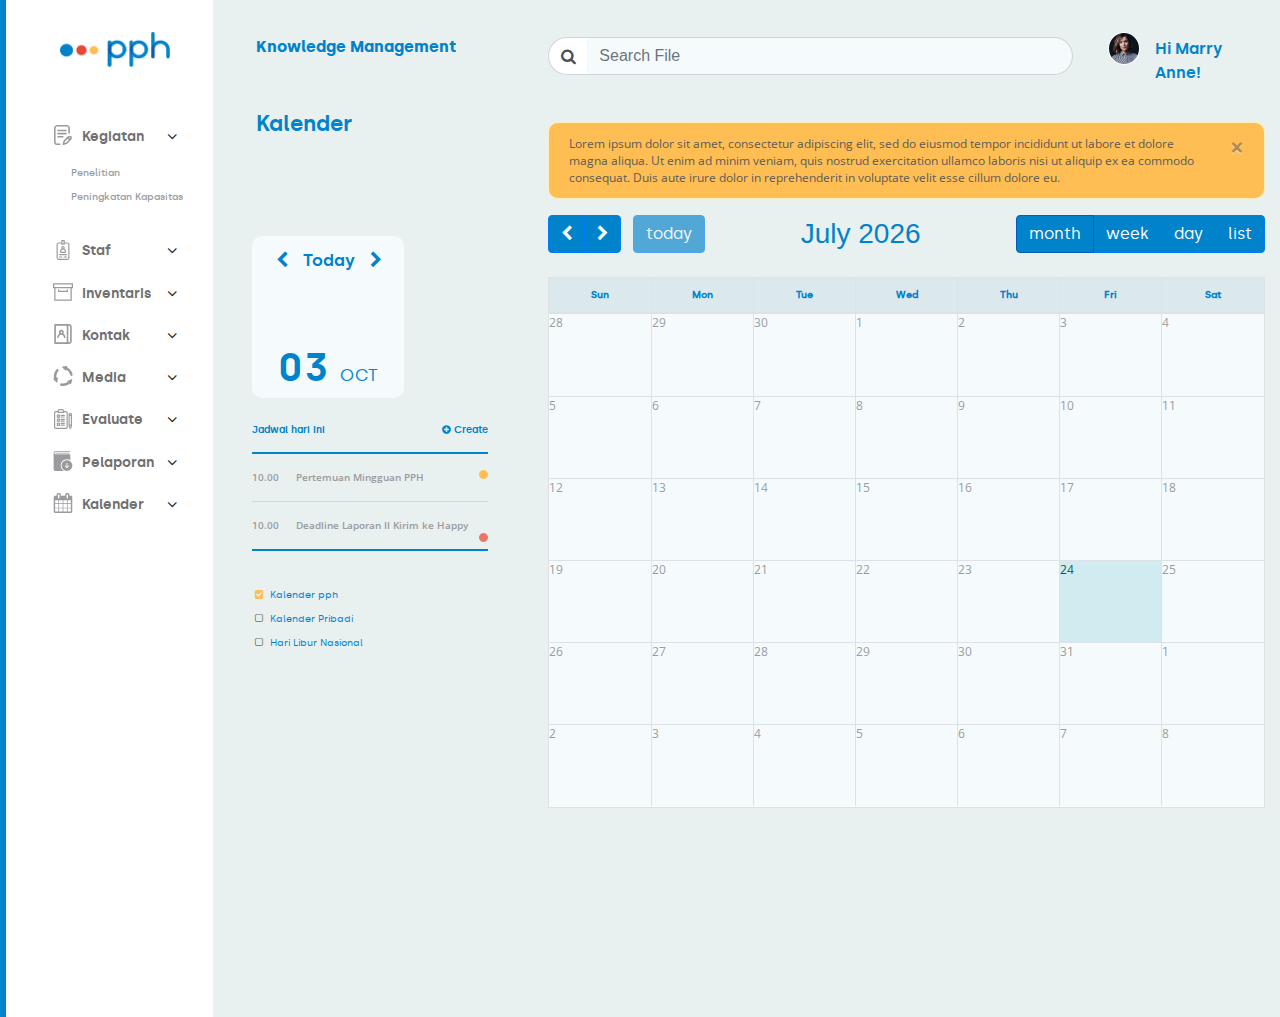
<file: kalender.html>
<!doctype html>
<html lang="en">
  <head>
    <!-- Required meta tags -->
    <meta charset="utf-8">
    <meta name="viewport" content="width=device-width, initial-scale=1, shrink-to-fit=no"> 

     <!-- FontAwseme -->
     <link rel="stylesheet" href="https://stackpath.bootstrapcdn.com/font-awesome/4.7.0/css/font-awesome.min.css">   

    <!-- tabel -->
    <link rel="stylesheet" href="https://cdn.datatables.net/1.10.20/css/dataTables.bootstrap4.min.css">

    <link rel="stylesheet" href="https://stackpath.bootstrapcdn.com/bootstrap/4.3.1/css/bootstrap.min.css" integrity="sha384-ggOyR0iXCbMQv3Xipma34MD+dH/1fQ784/j6cY/iJTQUOhcWr7x9JvoRxT2MZw1T" crossorigin="anonymous">
    <link rel="stylesheet" href="css/penelitian.css">

    <!-- font -->
    <link href="https://fonts.googleapis.com/css?family=Open+Sans:300,300i,400,400i,600,600i,700,700i,800,800i&display=swap" rel="stylesheet">
    
    <!-- fullcalender -->
    <link href='vendor/fullcalendar-4.3.1/packages/core/main.css' rel='stylesheet' />
    <!-- <link href='vendor/fullcalendar-4.3.1/packages/daygrid/main.css' rel='stylesheet' /> -->
    <link href='vendor/fullcalendar-4.3.1/packages/bootstrap/main.css' rel='stylesheet' />
    <script>

      document.addEventListener('DOMContentLoaded', function() {
        var calendarEl = document.getElementById('calendar');

        var calendar = new FullCalendar.Calendar(calendarEl, {
          plugins: [ 'dayGrid', 'timeGrid', 'list', 'bootstrap' ],
          timeZone: 'UTC',
          themeSystem: 'bootstrap',
          header: {
            left: 'prev,next today',
            center: 'title',
            right: 'dayGridMonth,timeGridWeek,timeGridDay,listMonth'
          },
          // weekNumbers: true,
          eventLimit: true, // allow "more" link when too many events

          // data source
          events: [
            {
              title: 'All Day Event',
              start: '2019-11-01'
            },
            {
              title: 'Long Event',
              start: '2019-11-07',
              end: '2019-11-10'
            },
            {
              groupId: '999',
              title: 'Repeating Event',
              start: '2019-11-09T16:00:00'
            },
            {
              groupId: '999',
              title: 'Repeating Event',
              start: '2019-11-16T16:00:00'
            },
            {
              title: 'Conference',
              start: '2019-11-11',
              end: '2019-11-13'
            },
            {
              title: 'Meeting',
              start: '2019-11-12T10:30:00',
              end: '2019-11-12T12:30:00'
            },
            {
              title: 'Lunch',
              start: '2019-11-12T12:00:00'
            },
            {
              title: 'Meeting',
              start: '2019-11-12T14:30:00'
            },
            {
              title: 'Birthday Party',
              start: '2019-11-13T07:00:00'
            },
            {
              title: 'Click for Google',
              url: 'http://google.com/',
              start: '2019-11-28'
            }
          ]
          
        });

        calendar.render();
      });

    </script>

    <style>
    @font-face {
        font-family: 'silkaregular';
    src: url('font/Silka-Complete-Webfont/Silka-Roman-Webfont/silka-regular-webfont.woff') format('woff');
    font-weight: normal;
    font-style: normal;
    }

    @font-face {
        font-family: 'silkabold';
        src: url('font/Silka-Complete-Webfont/Silka-Roman-Webfont/silka-bold-webfont.woff') format('woff');
    font-weight: normal;
    font-style: normal;
    }

    @font-face {
        font-family: 'silkalight';
        src: url('font/Silka-Complete-Webfont/Silka-Roman-Webfont/silka-light-webfont.woff') format('woff');
    font-weight: normal;
    font-style: normal;
    }

    @font-face {
        font-family: 'silkamedium';
        src: url('font/Silka-Complete-Webfont/Silka-Roman-Webfont/silka-medium-webfont.woff') format('woff');
    font-weight: normal;
    font-style: normal;
    }

    @font-face {
        font-family: 'silkasemibold';
        src: url('font/Silka-Complete-Webfont/Silka-Roman-Webfont/silka-semibold-webfont.woff') format('woff');
    font-weight: normal;
    font-style: normal;
    }

    @font-face {
        font-family: 'silkaregular_italic';
        src: url('font/Silka-Complete-Webfont/Silka-Italic-Webfont/silka-regularitalic-webfont.woff') format('woff');
    font-weight: normal;
    font-style: normal;
    }
    </style>
    <title>Kalender</title>
  </head>
  <body>

    <!-- sidebar -->
    <div class="section">
      <div class="container-fluid">
        <div class="row">
          <div class="col-2 side-nav">
            <div class="logo"><a href="penelitian.html"><img src="logo/logo.png" alt=""></img></div>
            
              <div class="accordion" id="side-nav">
                <div class="card">
                  <div class="card-header collapsed" data-toggle="collapse" href="#nav-1">
                      <a class="card-title"> <span><img class="icon-side-nav" src="icon/001-writing.svg" alt="" srcset=""></span>
                        Kegiatan
                      </a>
                  </div>

              
                  <div id="nav-1" class="collapse show" aria-labelledby="headingOne" data-parent="#side-nav">
                    <div class="card-body">
                      <ul class="list-unstyled">
                        <li class="list-untyled"><a href="penelitian.html">Penelitian</a></li>
                        <li class="list-untyled"><a href="peningkatan-kapasitas.html">Peningkatan Kapasitas</a></li>
                      </ul>
                    </div>
                  </div>
                </div>
                <div class="card">
                  <div class="card-header collapsed" data-toggle="collapse" href="#nav-2">
                      <a class="card-title"> <span><img class="icon-side-nav" src="icon/002-id-card.svg" alt="" srcset=""></span>
                        Staf
                      </a>
                  </div>
                  <div id="nav-2" class="collapse" aria-labelledby="headingTwo" data-parent="#side-nav">
                    <div class="card-body">
                      <ul class="list-unstyled">
                        <li class="list-untyled"><a href="">Penelitian</a></li>
                        <li class="list-untyled"><a href="">Peningkatan Kapasitas</a></li>
                      </ul>                    
                    </div>
                  </div>
                </div>
                <div class="card">
                  <div class="card-header collapsed" data-toggle="collapse" href="#nav-3">
                      <a class="card-title"> <span><img class="icon-side-nav" src="icon/004-archive.svg" alt="" srcset=""></span>
                        Inventaris
                      </a>
                  </div>
                  <div id="nav-3" class="collapse" aria-labelledby="headingThree" data-parent="#side-nav">
                    <div class="card-body">
                      <ul class="list-unstyled">
                        <li class="list-untyled"><a href="">Penelitian</a></li>
                        <li class="list-untyled"><a href="">Peningkatan Kapasitas</a></li>
                      </ul>                    
                    </div>
                  </div>
                </div>
                <div class="card">                    
                  <div class="card-header collapsed" data-toggle="collapse" > <!--     href="#nav-4" -->
                      <a  href="kontak.html" class="card-title"> <span><img class="icon-side-nav" src="icon/006-contacts.svg" alt="" srcset=""></span>
                        Kontak
                      </a>
                  </div>
                  <div id="nav-4" class="collapse" aria-labelledby="headingFour" data-parent="#side-nav">
                    <div class="card-body">
                      <ul class="list-unstyled">
                        <li class="list-untyled"><a href="">Penelitian</a></li>
                        <li class="list-untyled"><a href="">Peningkatan Kapasitas</a></li>
                      </ul>                    
                    </div>
                  </div>
                </div>
                <div class="card">
                  <div class="card-header collapsed" data-toggle="collapse" >
                      <a href="media.html" class="card-title"> <span><img class="icon-side-nav"  src="icon/007-recycle-sign.svg" alt="" srcset=""></span>
                        Media
                      </a>
                  </div>
                  <div id="nav-5" class="collapse" aria-labelledby="headingFive" data-parent="#side-nav">
                    <div class="card-body">
                      <ul class="list-unstyled">
                        <li class="list-untyled"><a href="">Penelitian</a></li>
                        <li class="list-untyled"><a href="">Peningkatan Kapasitas</a></li>
                      </ul>                    
                    </div>
                  </div>
                </div>
                <div class="card">
                  <div class="card-header collapsed" data-toggle="collapse" href="#nav-6">
                      <a class="card-title"> <span><img class="icon-side-nav" src="icon/011-quality.svg" alt="" srcset=""></span>
                        Evaluate
                      </a>
                  </div>
                  <div id="nav-6" class="collapse" aria-labelledby="headingSix" data-parent="#side-nav">
                    <div class="card-body">
                      <ul class="list-unstyled">
                        <li class="list-untyled"><a href="">Penelitian</a></li>
                        <li class="list-untyled"><a href="">Peningkatan Kapasitas</a></li>
                      </ul>                    
                    </div>
                  </div>
                </div>
                <div class="card">
                  <div class="card-header collapsed" data-toggle="collapse" href="#nav-7">
                      <a class="card-title"> <span><img class="icon-side-nav"  src="icon/009-book.svg" alt="" srcset=""></span>
                        Pelaporan
                      </a>
                  </div>
                  <div id="nav-7" class="collapse" aria-labelledby="headingSeven" data-parent="#side-nav">
                    <div class="card-body">
                      <ul class="list-unstyled">
                        <li class="list-untyled"><a href="">Penelitian</a></li>
                        <li class="list-untyled"><a href="">Peningkatan Kapasitas</a></li>
                      </ul>                    
                    </div>
                  </div>
                </div>
                <div class="card">
                  <div class="card-header collapsed" data-toggle="collapse" href="#nav-8">
                      <a class="card-title"> <span><img class="icon-side-nav" src="icon/calendar-with-spring-binder-and-date-blocks.svg"alt="" srcset=""></span>
                        Kalender
                      </a>
                  </div>
                  <div id="nav-8" class="collapse" aria-labelledby="headingEight" data-parent="#side-nav">
                    <div class="card-body">
                      <ul class="list-unstyled">
                        <li class="list-untyled"><a href="">Penelitian</a></li>
                        <li class="list-untyled"><a href="">Peningkatan Kapasitas</a></li>
                      </ul>                    
                    </div>
                  </div>
                </div>
              </div>
            </div> 
            

          <div class="col-3  kalender">
            <h4>Knowledge Management</h4>
            <h3>Kalender</h3>

            <div class="today">
              <h4><span class="fa fa-chevron-left" aria-hidden="true"></span> Today <span class="fa fa-chevron-right" aria-hidden="true"></span></h4>
              <div class="tanggal">03 <span>OCT</span></div>
            </div>

            <div class="jadwal">
              <h5>Jadwal hari Ini <span class="float-right" ><i class="fa fa-plus-circle" aria-hidden="true"></i> Create</span></h5>
              <hr class="batas"> 
              <h6><span>10.00</span>Pertemuan Mingguan PPH <span><img class="float-right" src="img/yellow-dot.png" alt="" srcset=""></span></h6>
              <hr>
              <h6><span>10.00</span>Deadline Laporan II Kirim ke Happy <span><img class="float-right" src="img/red-dot.png" alt="" srcset=""></span></h6>
              <hr class="batas"> 
            </div>

            <div class="checkbox-kalender">
              <div class="form-check">
                <label>
                  <input type="checkbox" name="check" checked> <span class="label-text">Kalender pph</span>
                </label>
              </div>
              <div class="form-check">
                <label>
                  <input type="checkbox" name="check" > <span class="label-text">Kalender Pribadi</span>
                </label>
              </div>
              <div class="form-check">
                <label>
                  <input type="checkbox" name="check" > <span class="label-text">Hari Libur Nasional</span>
                </label>
              </div>
            </div>
            
          </div>

          
          <div class="col-7 tabel-group ">
            <div class="row">
              <div class="col-9 search-group">
                <form action="">
                  <div class="input-group flex-nowrap search">
                    <div class="input-group-prepend">
                      <span class="input-group-text" id="addon-wrapping"><i class="fa fa-search" aria-hidden="true"></i></span>
                    </div>
                    <input type="text" class="form-control" placeholder="Search File" aria-label="" aria-describedby="addon-wrapping">
                  </div>                  
                </form>                  
              </div>
              <div class="col-3">
                <img class="account float-left" src="img/img-account.png" alt="">
                  <div class="nama fleat-rigt">Hi Marry Anne!</div>
              </div>
            </div>


            <div class="alert alert-warning alert-dismissible fade show" role="alert">
              Lorem ipsum dolor sit amet, consectetur adipiscing elit, sed do eiusmod tempor incididunt ut labore et dolore magna aliqua. Ut enim ad minim veniam, quis nostrud exercitation ullamco laboris nisi ut aliquip ex ea commodo consequat. Duis aute irure dolor in reprehenderit in voluptate velit esse cillum dolore eu.
              <button type="button" class="close" data-dismiss="alert" aria-label="Close">
                <span aria-hidden="true">&times;</span>
              </button>
            </div>

            <div id='calendar'></div>

          </div>
        </div>
      </div>
    </div>

    <!-- Optional JavaScript -->
    <!-- jQuery first, then Popper.js, then Bootstrap JS -->
    <script src="https://code.jquery.com/jquery-3.3.1.slim.min.js" integrity="sha384-q8i/X+965DzO0rT7abK41JStQIAqVgRVzpbzo5smXKp4YfRvH+8abtTE1Pi6jizo" crossorigin="anonymous"></script>
    <script src="https://cdnjs.cloudflare.com/ajax/libs/popper.js/1.14.7/umd/popper.min.js" integrity="sha384-UO2eT0CpHqdSJQ6hJty5KVphtPhzWj9WO1clHTMGa3JDZwrnQq4sF86dIHNDz0W1" crossorigin="anonymous"></script>
    <script src="https://stackpath.bootstrapcdn.com/bootstrap/4.3.1/js/bootstrap.min.js" integrity="sha384-JjSmVgyd0p3pXB1rRibZUAYoIIy6OrQ6VrjIEaFf/nJGzIxFDsf4x0xIM+B07jRM" crossorigin="anonymous"></script>
    
    <!-- plugin fullcalender -->
    <script src='vendor/fullcalendar-4.3.1/packages/core/main.js'></script>
    <script src='vendor/fullcalendar-4.3.1/packages/daygrid/main.js'></script>
    <script src='vendor/fullcalendar-4.3.1/packages/list/main.js'></script>
    <script src='vendor/fullcalendar-4.3.1/packages/timegrid/main.js'></script>
    <script src='vendor/fullcalendar-4.3.1/packages/bootstrap/main.js'></script>

  
      
  
  </body>
</html>
</file>
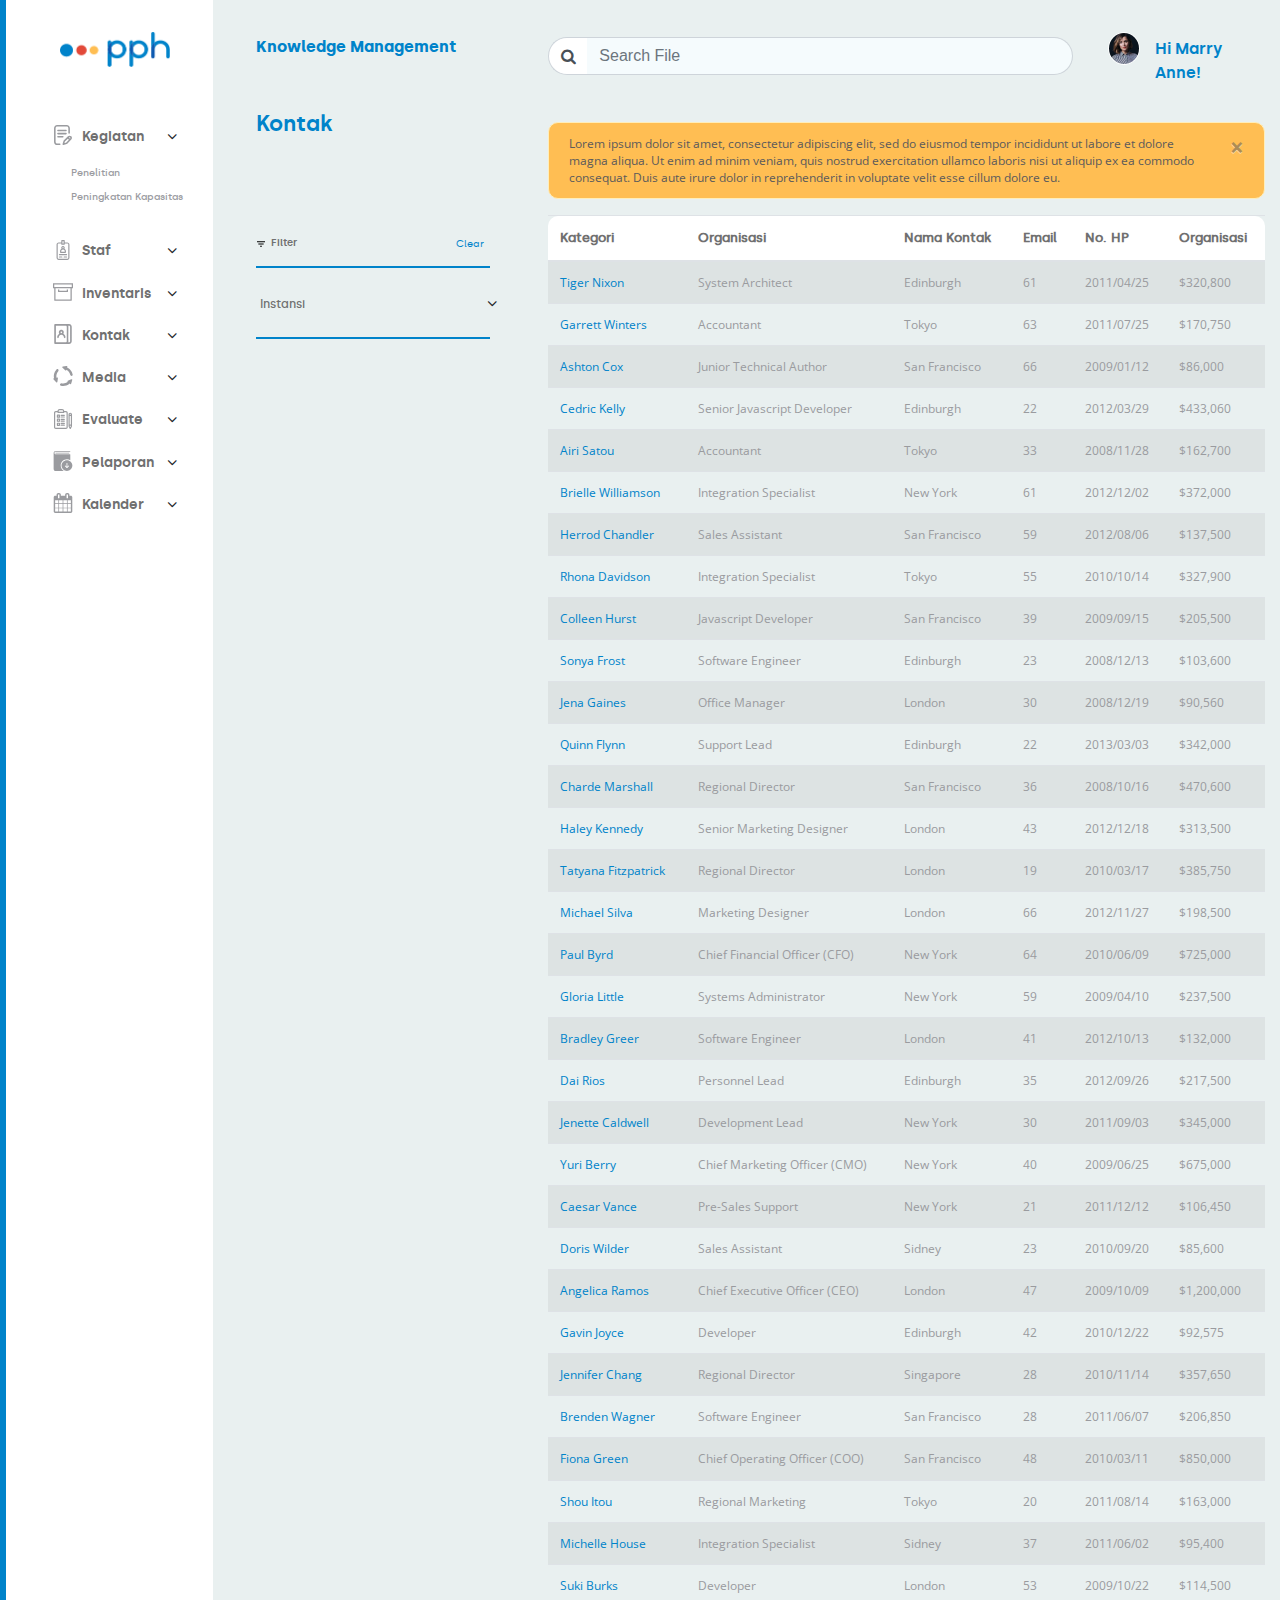
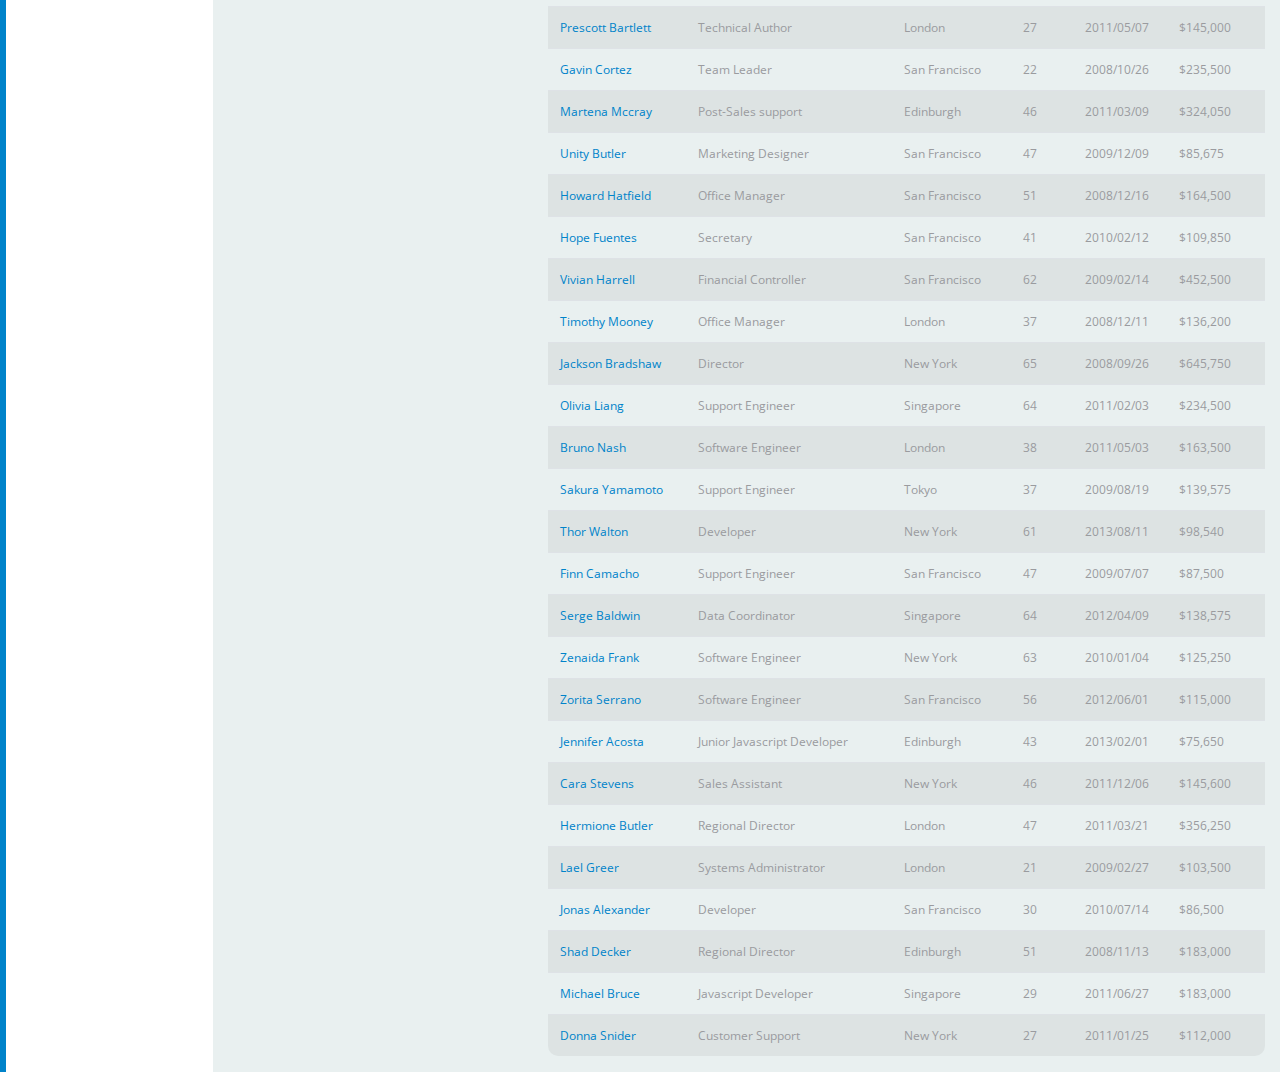
<file: kontak.html>
<!doctype html>
<html lang="en">
  <head>
    <!-- Required meta tags -->
    <meta charset="utf-8">
    <meta name="viewport" content="width=device-width, initial-scale=1, shrink-to-fit=no"> 

     <!-- FontAwseme -->
     <link rel="stylesheet" href="https://stackpath.bootstrapcdn.com/font-awesome/4.7.0/css/font-awesome.min.css">   

    <!-- tabel -->
    <link rel="stylesheet" href="https://cdn.datatables.net/1.10.20/css/dataTables.bootstrap4.min.css">

    <link rel="stylesheet" href="https://stackpath.bootstrapcdn.com/bootstrap/4.3.1/css/bootstrap.min.css" integrity="sha384-ggOyR0iXCbMQv3Xipma34MD+dH/1fQ784/j6cY/iJTQUOhcWr7x9JvoRxT2MZw1T" crossorigin="anonymous">
    <link rel="stylesheet" href="css/penelitian.css">

    <!-- font -->
    <link href="https://fonts.googleapis.com/css?family=Open+Sans:300,300i,400,400i,600,600i,700,700i,800,800i&display=swap" rel="stylesheet">
    
    <style>
    @font-face {
        font-family: 'silkaregular';
    src: url('font/Silka-Complete-Webfont/Silka-Roman-Webfont/silka-regular-webfont.woff') format('woff');
    font-weight: normal;
    font-style: normal;
    }

    @font-face {
        font-family: 'silkabold';
        src: url('font/Silka-Complete-Webfont/Silka-Roman-Webfont/silka-bold-webfont.woff') format('woff');
    font-weight: normal;
    font-style: normal;
    }

    @font-face {
        font-family: 'silkalight';
        src: url('font/Silka-Complete-Webfont/Silka-Roman-Webfont/silka-light-webfont.woff') format('woff');
    font-weight: normal;
    font-style: normal;
    }

    @font-face {
        font-family: 'silkamedium';
        src: url('font/Silka-Complete-Webfont/Silka-Roman-Webfont/silka-medium-webfont.woff') format('woff');
    font-weight: normal;
    font-style: normal;
    }

    @font-face {
        font-family: 'silkasemibold';
        src: url('font/Silka-Complete-Webfont/Silka-Roman-Webfont/silka-semibold-webfont.woff') format('woff');
    font-weight: normal;
    font-style: normal;
    }

    @font-face {
        font-family: 'silkaregular_italic';
        src: url('font/Silka-Complete-Webfont/Silka-Italic-Webfont/silka-regularitalic-webfont.woff') format('woff');
    font-weight: normal;
    font-style: normal;
    }
    </style>
    <title>Kontak</title>
  </head>
  <body>

    <!-- sidebar -->
    <div class="section">
      <div class="container-fluid">
        <div class="row">
          <div class="col-2 side-nav">
              <div class="logo"><a href="penelitian.html"><img src="logo/logo.png" alt=""></img></div>
              
                <div class="accordion" id="side-nav">
                  <div class="card">
                    <div class="card-header collapsed" data-toggle="collapse" href="#nav-1">
                        <a class="card-title"> <span><img class="icon-side-nav" src="icon/001-writing.svg" alt="" srcset=""></span>
                          Kegiatan
                        </a>
                    </div>
  
                
                    <div id="nav-1" class="collapse show" aria-labelledby="headingOne" data-parent="#side-nav">
                      <div class="card-body">
                        <ul class="list-unstyled">
                          <li class="list-untyled"><a href="penelitian.html">Penelitian</a></li>
                          <li class="list-untyled"><a href="peningkatan-kapasitas.html">Peningkatan Kapasitas</a></li>
                        </ul>
                      </div>
                    </div>
                  </div>
                  <div class="card">
                    <div class="card-header collapsed" data-toggle="collapse" href="#nav-2">
                        <a class="card-title"> <span><img class="icon-side-nav" src="icon/002-id-card.svg" alt="" srcset=""></span>
                          Staf
                        </a>
                    </div>
                    <div id="nav-2" class="collapse" aria-labelledby="headingTwo" data-parent="#side-nav">
                      <div class="card-body">
                        <ul class="list-unstyled">
                          <li class="list-untyled"><a href="">Penelitian</a></li>
                          <li class="list-untyled"><a href="">Peningkatan Kapasitas</a></li>
                        </ul>                    
                      </div>
                    </div>
                  </div>
                  <div class="card">
                    <div class="card-header collapsed" data-toggle="collapse" href="#nav-3">
                        <a class="card-title"> <span><img class="icon-side-nav" src="icon/004-archive.svg" alt="" srcset=""></span>
                          Inventaris
                        </a>
                    </div>
                    <div id="nav-3" class="collapse" aria-labelledby="headingThree" data-parent="#side-nav">
                      <div class="card-body">
                        <ul class="list-unstyled">
                          <li class="list-untyled"><a href="">Penelitian</a></li>
                          <li class="list-untyled"><a href="">Peningkatan Kapasitas</a></li>
                        </ul>                    
                      </div>
                    </div>
                  </div>
                  <div class="card">
                    <div class="card-header collapsed" data-toggle="collapse" href="#nav-4">
                        <a class="card-title"> <span><img class="icon-side-nav" src="icon/006-contacts.svg" alt="" srcset=""></span>
                          Kontak
                        </a>
                    </div>
                    <div id="nav-4" class="collapse" aria-labelledby="headingFour" data-parent="#side-nav">
                      <div class="card-body">
                        <ul class="list-unstyled">
                          <li class="list-untyled"><a href="">Penelitian</a></li>
                          <li class="list-untyled"><a href="">Peningkatan Kapasitas</a></li>
                        </ul>                    
                      </div>
                    </div>
                  </div>
                  <div class="card">
                    <div class="card-header collapsed" data-toggle="collapse" href="#nav-5">
                        <a class="card-title"> <span><img class="icon-side-nav"  src="icon/007-recycle-sign.svg" alt="" srcset=""></span>
                          Media
                        </a>
                    </div>
                    <div id="nav-5" class="collapse" aria-labelledby="headingFive" data-parent="#side-nav">
                      <div class="card-body">
                        <ul class="list-unstyled">
                          <li class="list-untyled"><a href="">Penelitian</a></li>
                          <li class="list-untyled"><a href="">Peningkatan Kapasitas</a></li>
                        </ul>                    
                      </div>
                    </div>
                  </div>
                  <div class="card">
                    <div class="card-header collapsed" data-toggle="collapse" href="#nav-6">
                        <a class="card-title"> <span><img class="icon-side-nav" src="icon/011-quality.svg" alt="" srcset=""></span>
                          Evaluate
                        </a>
                    </div>
                    <div id="nav-6" class="collapse" aria-labelledby="headingSix" data-parent="#side-nav">
                      <div class="card-body">
                        <ul class="list-unstyled">
                          <li class="list-untyled"><a href="">Penelitian</a></li>
                          <li class="list-untyled"><a href="">Peningkatan Kapasitas</a></li>
                        </ul>                    
                      </div>
                    </div>
                  </div>
                  <div class="card">
                    <div class="card-header collapsed" data-toggle="collapse" href="#nav-7">
                        <a class="card-title"> <span><img class="icon-side-nav"  src="icon/009-book.svg" alt="" srcset=""></span>
                          Pelaporan
                        </a>
                    </div>
                    <div id="nav-7" class="collapse" aria-labelledby="headingSeven" data-parent="#side-nav">
                      <div class="card-body">
                        <ul class="list-unstyled">
                          <li class="list-untyled"><a href="">Penelitian</a></li>
                          <li class="list-untyled"><a href="">Peningkatan Kapasitas</a></li>
                        </ul>                    
                      </div>
                    </div>
                  </div>
                  <div class="card">
                    <div class="card-header collapsed" data-toggle="collapse" href="#nav-8">
                        <a class="card-title"> <span><img class="icon-side-nav" src="icon/calendar-with-spring-binder-and-date-blocks.svg"alt="" srcset=""></span>
                          Kalender
                        </a>
                    </div>
                    <div id="nav-8" class="collapse" aria-labelledby="headingEight" data-parent="#side-nav">
                      <div class="card-body">
                        <ul class="list-unstyled">
                          <li class="list-untyled"><a href="">Penelitian</a></li>
                          <li class="list-untyled"><a href="">Peningkatan Kapasitas</a></li>
                        </ul>                    
                      </div>
                    </div>
                  </div>
                </div>
              </div> 
            

          <div class="col-3 filter-section">
            <h4>Knowledge Management</h4>
            <h3>Kontak</h3>

            <div class="clearfix">
              <div class="filter float-left"><img class="icon-filter" src="icon/filter-results-button.svg" alt="filter">Filter</div>
              <div  class="clear float-right"><button type="button" class="uncheck">Clear</button></div> 
                           
            </div>
            <hr class="batas"> 

            <div id="accordion" class="accordion">
              <div class="card mb-0">
                  <!-- Jenis Kegiatan -->
                  <div class="card-header collapsed" data-toggle="collapse" href="#collapseSatu">
                      <a class="card-title">
                          Instansi
                      </a>
                  </div>
                  <div id="collapseSatu" class="card-body collapse" data-parent="#accordion" >
                    <div class="form-check">
                      <label>
                        <input type="checkbox" name="check" checked> <span class="label-text">Option 01</span>
                      </label>
                    </div>
                  </div>
              </div>
            </div>
            <hr class="batas">   
          </div>

          
          <div class="col-7 tabel-group ">
            <div class="row">
              <div class="col-9 search-group">
                <form action="">
                  <div class="input-group flex-nowrap search">
                    <div class="input-group-prepend">
                      <span class="input-group-text" id="addon-wrapping"><i class="fa fa-search" aria-hidden="true"></i></span>
                    </div>
                    <input type="text" class="form-control" placeholder="Search File" aria-label="" aria-describedby="addon-wrapping">
                  </div>                  
                </form>                  
              </div>
              <div class="col-3">
                <img class="account float-left" src="img/img-account.png" alt="">
                  <div class="nama fleat-rigt">Hi Marry Anne!</div>
              </div>
            </div>


            <div class="alert alert-warning alert-dismissible fade show" role="alert">
              Lorem ipsum dolor sit amet, consectetur adipiscing elit, sed do eiusmod tempor incididunt ut labore et dolore magna aliqua. Ut enim ad minim veniam, quis nostrud exercitation ullamco laboris nisi ut aliquip ex ea commodo consequat. Duis aute irure dolor in reprehenderit in voluptate velit esse cillum dolore eu.
              <button type="button" class="close" data-dismiss="alert" aria-label="Close">
                <span aria-hidden="true">&times;</span>
              </button>
            </div>

            <table id="penelitian" class="table table-striped radius-tabel" style="width:100%">
              <thead>
                  <tr>
                      <th>Kategori</th>
                      <th>Organisasi</th>
                      <th>Nama Kontak</th>
                      <th>Email</th>
                      <th>No. HP</th>
                      <th>Organisasi</th>
                  </tr>
              </thead>
              <tbody>
                  <tr>
                      <td class="tbl-keg" >Tiger Nixon</td>
                      <td>System Architect</td>
                      <td>Edinburgh</td>
                      <td>61</td>
                      <td>2011/04/25</td>
                      <td>$320,800</td>
                  </tr>
                  <tr>
                      <td class="tbl-keg">Garrett Winters</td>
                      <td>Accountant</td>
                      <td>Tokyo</td>
                      <td>63</td>
                      <td>2011/07/25</td>
                      <td>$170,750</td>
                  </tr>
                  <tr>
                      <td class="tbl-keg">Ashton Cox</td>
                      <td>Junior Technical Author</td>
                      <td>San Francisco</td>
                      <td>66</td>
                      <td>2009/01/12</td>
                      <td>$86,000</td>
                  </tr>
                  <tr>
                      <td class="tbl-keg">Cedric Kelly</td>
                      <td>Senior Javascript Developer</td>
                      <td>Edinburgh</td>
                      <td>22</td>
                      <td>2012/03/29</td>
                      <td>$433,060</td>
                  </tr>
                  <tr>
                      <td class="tbl-keg">Airi Satou</td>
                      <td>Accountant</td>
                      <td>Tokyo</td>
                      <td>33</td>
                      <td>2008/11/28</td>
                      <td>$162,700</td>
                  </tr>
                  <tr>
                      <td class="tbl-keg">Brielle Williamson</td>
                      <td>Integration Specialist</td>
                      <td>New York</td>
                      <td>61</td>
                      <td>2012/12/02</td>
                      <td>$372,000</td>
                  </tr>
                  <tr>
                      <td class="tbl-keg">Herrod Chandler</td>
                      <td>Sales Assistant</td>
                      <td>San Francisco</td>
                      <td>59</td>
                      <td>2012/08/06</td>
                      <td>$137,500</td>
                  </tr>
                  <tr>
                      <td class="tbl-keg">Rhona Davidson</td>
                      <td>Integration Specialist</td>
                      <td>Tokyo</td>
                      <td>55</td>
                      <td>2010/10/14</td>
                      <td>$327,900</td>
                  </tr>
                  <tr>
                      <td class="tbl-keg">Colleen Hurst</td>
                      <td>Javascript Developer</td>
                      <td>San Francisco</td>
                      <td>39</td>
                      <td>2009/09/15</td>
                      <td>$205,500</td>
                  </tr>
                  <tr>
                      <td class="tbl-keg">Sonya Frost</td>
                      <td>Software Engineer</td>
                      <td>Edinburgh</td>
                      <td>23</td>
                      <td>2008/12/13</td>
                      <td>$103,600</td>
                  </tr>
                  <tr>
                      <td class="tbl-keg">Jena Gaines</td>
                      <td>Office Manager</td>
                      <td>London</td>
                      <td>30</td>
                      <td>2008/12/19</td>
                      <td>$90,560</td>
                  </tr>
                  <tr>
                      <td class="tbl-keg">Quinn Flynn</td>
                      <td>Support Lead</td>
                      <td>Edinburgh</td>
                      <td>22</td>
                      <td>2013/03/03</td>
                      <td>$342,000</td>
                  </tr>
                  <tr>
                      <td class="tbl-keg">Charde Marshall</td>
                      <td>Regional Director</td>
                      <td>San Francisco</td>
                      <td>36</td>
                      <td>2008/10/16</td>
                      <td>$470,600</td>
                  </tr>
                  <tr>
                      <td class="tbl-keg">Haley Kennedy</td>
                      <td>Senior Marketing Designer</td>
                      <td>London</td>
                      <td>43</td>
                      <td>2012/12/18</td>
                      <td>$313,500</td>
                  </tr>
                  <tr>
                      <td class="tbl-keg">Tatyana Fitzpatrick</td>
                      <td>Regional Director</td>
                      <td>London</td>
                      <td>19</td>
                      <td>2010/03/17</td>
                      <td>$385,750</td>
                  </tr>
                  <tr>
                      <td class="tbl-keg">Michael Silva</td>
                      <td>Marketing Designer</td>
                      <td>London</td>
                      <td>66</td>
                      <td>2012/11/27</td>
                      <td>$198,500</td>
                  </tr>
                  <tr>
                      <td class="tbl-keg">Paul Byrd</td>
                      <td>Chief Financial Officer (CFO)</td>
                      <td>New York</td>
                      <td>64</td>
                      <td>2010/06/09</td>
                      <td>$725,000</td>
                  </tr>
                  <tr>
                      <td class="tbl-keg">Gloria Little</td>
                      <td>Systems Administrator</td>
                      <td>New York</td>
                      <td>59</td>
                      <td>2009/04/10</td>
                      <td>$237,500</td>
                  </tr>
                  <tr>
                      <td class="tbl-keg">Bradley Greer</td>
                      <td>Software Engineer</td>
                      <td>London</td>
                      <td>41</td>
                      <td>2012/10/13</td>
                      <td>$132,000</td>
                  </tr>
                  <tr>
                      <td class="tbl-keg">Dai Rios</td>
                      <td>Personnel Lead</td>
                      <td>Edinburgh</td>
                      <td>35</td>
                      <td>2012/09/26</td>
                      <td>$217,500</td>
                  </tr>
                  <tr>
                      <td class="tbl-keg">Jenette Caldwell</td>
                      <td>Development Lead</td>
                      <td>New York</td>
                      <td>30</td>
                      <td>2011/09/03</td>
                      <td>$345,000</td>
                  </tr>
                  <tr>
                      <td class="tbl-keg">Yuri Berry</td>
                      <td>Chief Marketing Officer (CMO)</td>
                      <td>New York</td>
                      <td>40</td>
                      <td>2009/06/25</td>
                      <td>$675,000</td>
                  </tr>
                  <tr>
                      <td class="tbl-keg">Caesar Vance</td>
                      <td>Pre-Sales Support</td>
                      <td>New York</td>
                      <td>21</td>
                      <td>2011/12/12</td>
                      <td>$106,450</td>
                  </tr>
                  <tr>
                      <td class="tbl-keg">Doris Wilder</td>
                      <td>Sales Assistant</td>
                      <td>Sidney</td>
                      <td>23</td>
                      <td>2010/09/20</td>
                      <td>$85,600</td>
                  </tr>
                  <tr>
                      <td class="tbl-keg">Angelica Ramos</td>
                      <td>Chief Executive Officer (CEO)</td>
                      <td>London</td>
                      <td>47</td>
                      <td>2009/10/09</td>
                      <td>$1,200,000</td>
                  </tr>
                  <tr>
                      <td class="tbl-keg">Gavin Joyce</td>
                      <td>Developer</td>
                      <td>Edinburgh</td>
                      <td>42</td>
                      <td>2010/12/22</td>
                      <td>$92,575</td>
                  </tr>
                  <tr>
                      <td class="tbl-keg">Jennifer Chang</td>
                      <td>Regional Director</td>
                      <td>Singapore</td>
                      <td>28</td>
                      <td>2010/11/14</td>
                      <td>$357,650</td>
                  </tr>
                  <tr>
                      <td class="tbl-keg">Brenden Wagner</td>
                      <td>Software Engineer</td>
                      <td>San Francisco</td>
                      <td>28</td>
                      <td>2011/06/07</td>
                      <td>$206,850</td>
                  </tr>
                  <tr>
                      <td class="tbl-keg">Fiona Green</td>
                      <td>Chief Operating Officer (COO)</td>
                      <td>San Francisco</td>
                      <td>48</td>
                      <td>2010/03/11</td>
                      <td>$850,000</td>
                  </tr>
                  <tr>
                      <td class="tbl-keg">Shou Itou</td>
                      <td>Regional Marketing</td>
                      <td>Tokyo</td>
                      <td>20</td>
                      <td>2011/08/14</td>
                      <td>$163,000</td>
                  </tr>
                  <tr>
                      <td class="tbl-keg">Michelle House</td>
                      <td>Integration Specialist</td>
                      <td>Sidney</td>
                      <td>37</td>
                      <td>2011/06/02</td>
                      <td>$95,400</td>
                  </tr>
                  <tr>
                      <td class="tbl-keg">Suki Burks</td>
                      <td>Developer</td>
                      <td>London</td>
                      <td>53</td>
                      <td>2009/10/22</td>
                      <td>$114,500</td>
                  </tr>
                  <tr>
                      <td class="tbl-keg">Prescott Bartlett</td>
                      <td>Technical Author</td>
                      <td>London</td>
                      <td>27</td>
                      <td>2011/05/07</td>
                      <td>$145,000</td>
                  </tr>
                  <tr>
                      <td class="tbl-keg">Gavin Cortez</td>
                      <td>Team Leader</td>
                      <td>San Francisco</td>
                      <td>22</td>
                      <td>2008/10/26</td>
                      <td>$235,500</td>
                  </tr>
                  <tr>
                      <td class="tbl-keg">Martena Mccray</td>
                      <td>Post-Sales support</td>
                      <td>Edinburgh</td>
                      <td>46</td>
                      <td>2011/03/09</td>
                      <td>$324,050</td>
                  </tr>
                  <tr>
                      <td class="tbl-keg">Unity Butler</td>
                      <td>Marketing Designer</td>
                      <td>San Francisco</td>
                      <td>47</td>
                      <td>2009/12/09</td>
                      <td>$85,675</td>
                  </tr>
                  <tr>
                      <td class="tbl-keg">Howard Hatfield</td>
                      <td>Office Manager</td>
                      <td>San Francisco</td>
                      <td>51</td>
                      <td>2008/12/16</td>
                      <td>$164,500</td>
                  </tr>
                  <tr>
                      <td class="tbl-keg">Hope Fuentes</td>
                      <td>Secretary</td>
                      <td>San Francisco</td>
                      <td>41</td>
                      <td>2010/02/12</td>
                      <td>$109,850</td>
                  </tr>
                  <tr>
                      <td class="tbl-keg">Vivian Harrell</td>
                      <td>Financial Controller</td>
                      <td>San Francisco</td>
                      <td>62</td>
                      <td>2009/02/14</td>
                      <td>$452,500</td>
                  </tr>
                  <tr>
                      <td class="tbl-keg">Timothy Mooney</td>
                      <td>Office Manager</td>
                      <td>London</td>
                      <td>37</td>
                      <td>2008/12/11</td>
                      <td>$136,200</td>
                  </tr>
                  <tr>
                      <td class="tbl-keg">Jackson Bradshaw</td>
                      <td>Director</td>
                      <td>New York</td>
                      <td>65</td>
                      <td>2008/09/26</td>
                      <td>$645,750</td>
                  </tr>
                  <tr>
                      <td class="tbl-keg">Olivia Liang</td>
                      <td>Support Engineer</td>
                      <td>Singapore</td>
                      <td>64</td>
                      <td>2011/02/03</td>
                      <td>$234,500</td>
                  </tr>
                  <tr>
                      <td class="tbl-keg">Bruno Nash</td>
                      <td>Software Engineer</td>
                      <td>London</td>
                      <td>38</td>
                      <td>2011/05/03</td>
                      <td>$163,500</td>
                  </tr>
                  <tr>
                      <td class="tbl-keg">Sakura Yamamoto</td>
                      <td>Support Engineer</td>
                      <td>Tokyo</td>
                      <td>37</td>
                      <td>2009/08/19</td>
                      <td>$139,575</td>
                  </tr>
                  <tr>
                      <td class="tbl-keg">Thor Walton</td>
                      <td>Developer</td>
                      <td>New York</td>
                      <td>61</td>
                      <td>2013/08/11</td>
                      <td>$98,540</td>
                  </tr>
                  <tr>
                      <td class="tbl-keg">Finn Camacho</td>
                      <td>Support Engineer</td>
                      <td>San Francisco</td>
                      <td>47</td>
                      <td>2009/07/07</td>
                      <td>$87,500</td>
                  </tr>
                  <tr>
                      <td class="tbl-keg">Serge Baldwin</td>
                      <td>Data Coordinator</td>
                      <td>Singapore</td>
                      <td>64</td>
                      <td>2012/04/09</td>
                      <td>$138,575</td>
                  </tr>
                  <tr>
                      <td class="tbl-keg">Zenaida Frank</td>
                      <td>Software Engineer</td>
                      <td>New York</td>
                      <td>63</td>
                      <td>2010/01/04</td>
                      <td>$125,250</td>
                  </tr>
                  <tr>
                      <td class="tbl-keg">Zorita Serrano</td>
                      <td>Software Engineer</td>
                      <td>San Francisco</td>
                      <td>56</td>
                      <td>2012/06/01</td>
                      <td>$115,000</td>
                  </tr>
                  <tr>
                      <td class="tbl-keg">Jennifer Acosta</td>
                      <td>Junior Javascript Developer</td>
                      <td>Edinburgh</td>
                      <td>43</td>
                      <td>2013/02/01</td>
                      <td>$75,650</td>
                  </tr>
                  <tr>
                      <td class="tbl-keg">Cara Stevens</td>
                      <td>Sales Assistant</td>
                      <td>New York</td>
                      <td>46</td>
                      <td>2011/12/06</td>
                      <td>$145,600</td>
                  </tr>
                  <tr>
                      <td class="tbl-keg">Hermione Butler</td>
                      <td>Regional Director</td>
                      <td>London</td>
                      <td>47</td>
                      <td>2011/03/21</td>
                      <td>$356,250</td>
                  </tr>
                  <tr>
                      <td class="tbl-keg">Lael Greer</td>
                      <td>Systems Administrator</td>
                      <td>London</td>
                      <td>21</td>
                      <td>2009/02/27</td>
                      <td>$103,500</td>
                  </tr>
                  <tr>
                      <td class="tbl-keg">Jonas Alexander</td>
                      <td>Developer</td>
                      <td>San Francisco</td>
                      <td>30</td>
                      <td>2010/07/14</td>
                      <td>$86,500</td>
                  </tr>
                  <tr>
                      <td class="tbl-keg">Shad Decker</td>
                      <td>Regional Director</td>
                      <td>Edinburgh</td>
                      <td>51</td>
                      <td>2008/11/13</td>
                      <td>$183,000</td>
                  </tr>
                  <tr>
                      <td class="tbl-keg">Michael Bruce</td>
                      <td>Javascript Developer</td>
                      <td>Singapore</td>
                      <td>29</td>
                      <td>2011/06/27</td>
                      <td>$183,000</td>
                  </tr>
                  <tr>
                      <td class="tbl-keg">Donna Snider</td>
                      <td>Customer Support</td>
                      <td>New York</td>
                      <td>27</td>
                      <td>2011/01/25</td>
                      <td>$112,000</td>
                  </tr>
              </tbody>   
          </table>
          </div>
        </div>
      </div>
    </div>

    <!-- Optional JavaScript -->
    <!-- jQuery first, then Popper.js, then Bootstrap JS -->
    <script src="https://code.jquery.com/jquery-3.3.1.slim.min.js" integrity="sha384-q8i/X+965DzO0rT7abK41JStQIAqVgRVzpbzo5smXKp4YfRvH+8abtTE1Pi6jizo" crossorigin="anonymous"></script>
    <script src="https://cdnjs.cloudflare.com/ajax/libs/popper.js/1.14.7/umd/popper.min.js" integrity="sha384-UO2eT0CpHqdSJQ6hJty5KVphtPhzWj9WO1clHTMGa3JDZwrnQq4sF86dIHNDz0W1" crossorigin="anonymous"></script>
    <script src="https://stackpath.bootstrapcdn.com/bootstrap/4.3.1/js/bootstrap.min.js" integrity="sha384-JjSmVgyd0p3pXB1rRibZUAYoIIy6OrQ6VrjIEaFf/nJGzIxFDsf4x0xIM+B07jRM" crossorigin="anonymous"></script>
    
    <!-- plugin datatables -->
    <script>
        $(document).ready(function() {
            $('#penelitian').DataTable();
        } );
      </script>
      <script src="https://cdn.datatables.net/1.10.20/js/jquery.dataTables.min.js"></script>
      <script src="https://cdn.datatables.net/1.10.20/js/dataTables.bootstrap4.min.js"></script>

      <script>
          $(document).ready(function(){
              $(".check").click(function(){
                  $("#ceklis").prop("checked", true);
              });
              $(".uncheck").click(function(){
                  $("#ceklis").prop("checked", false);
              });
          });
        </script>
  
  
  </body>
</html>
</file>
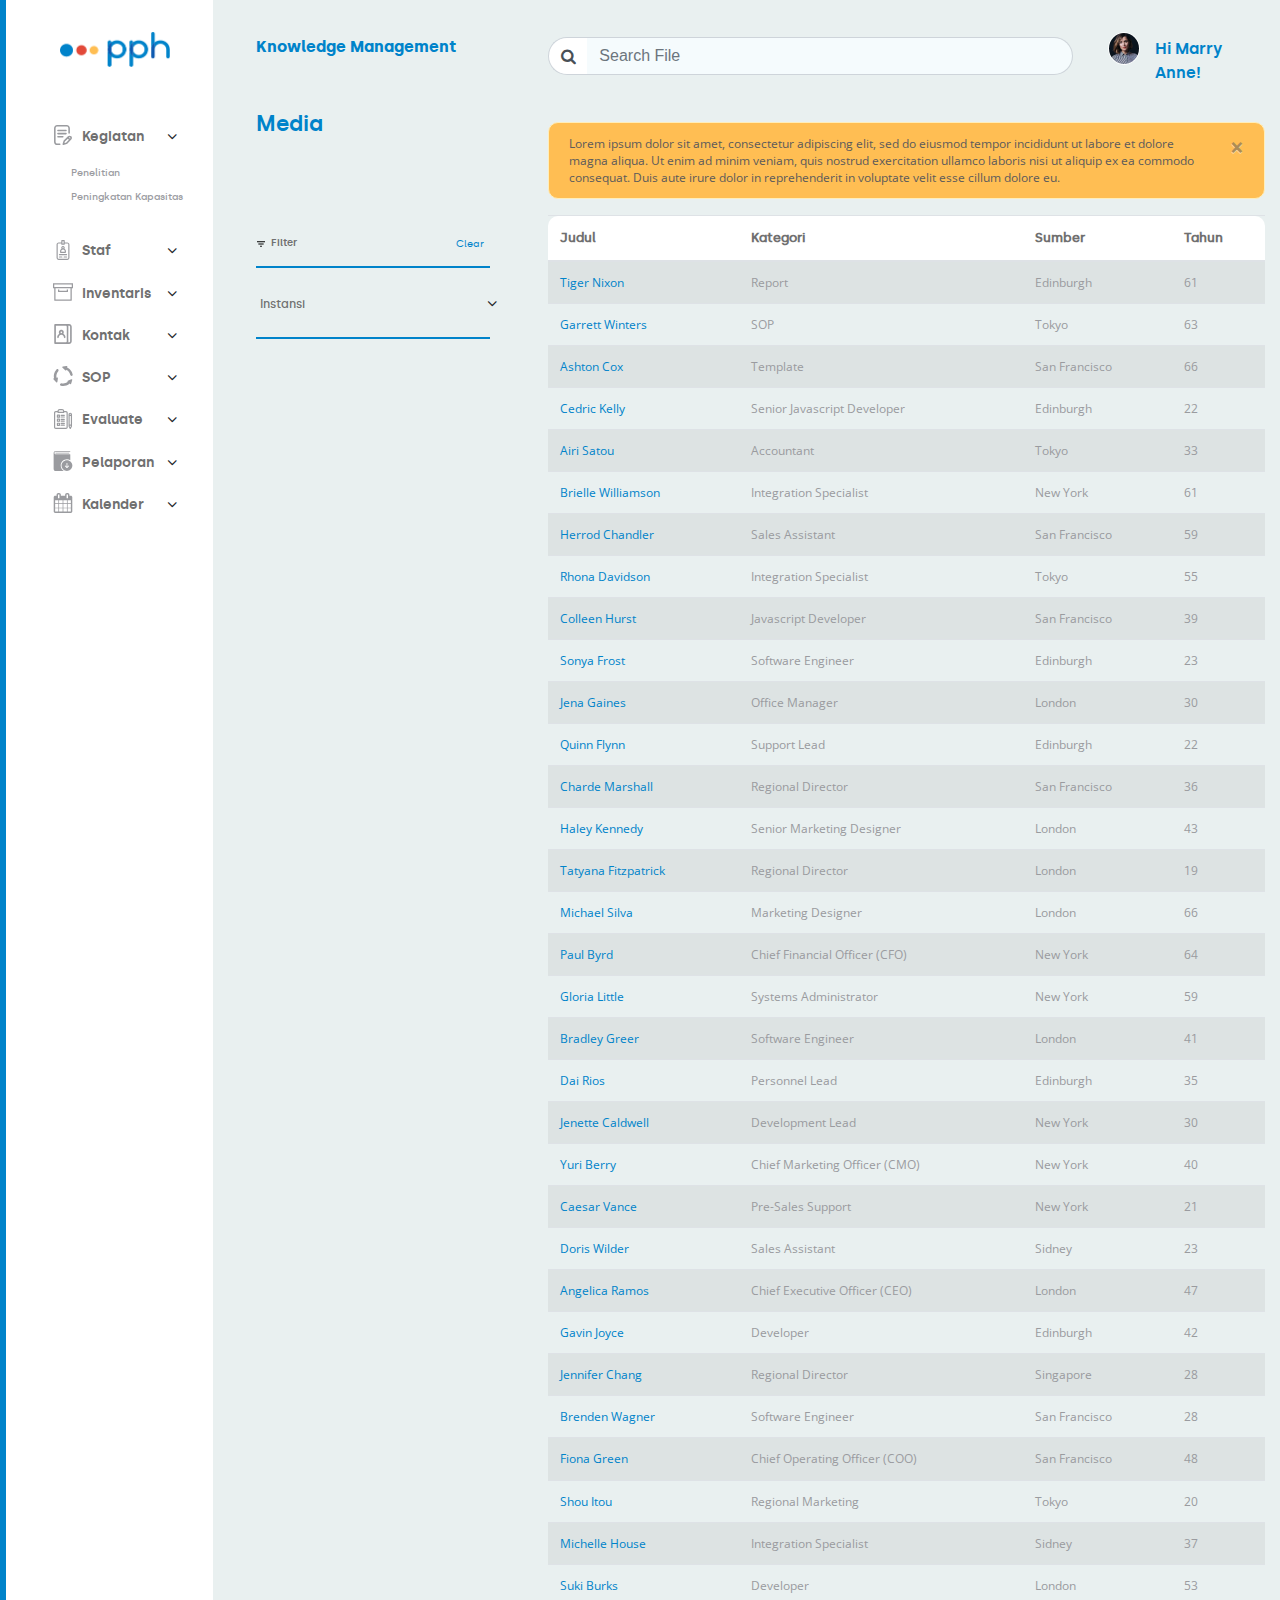
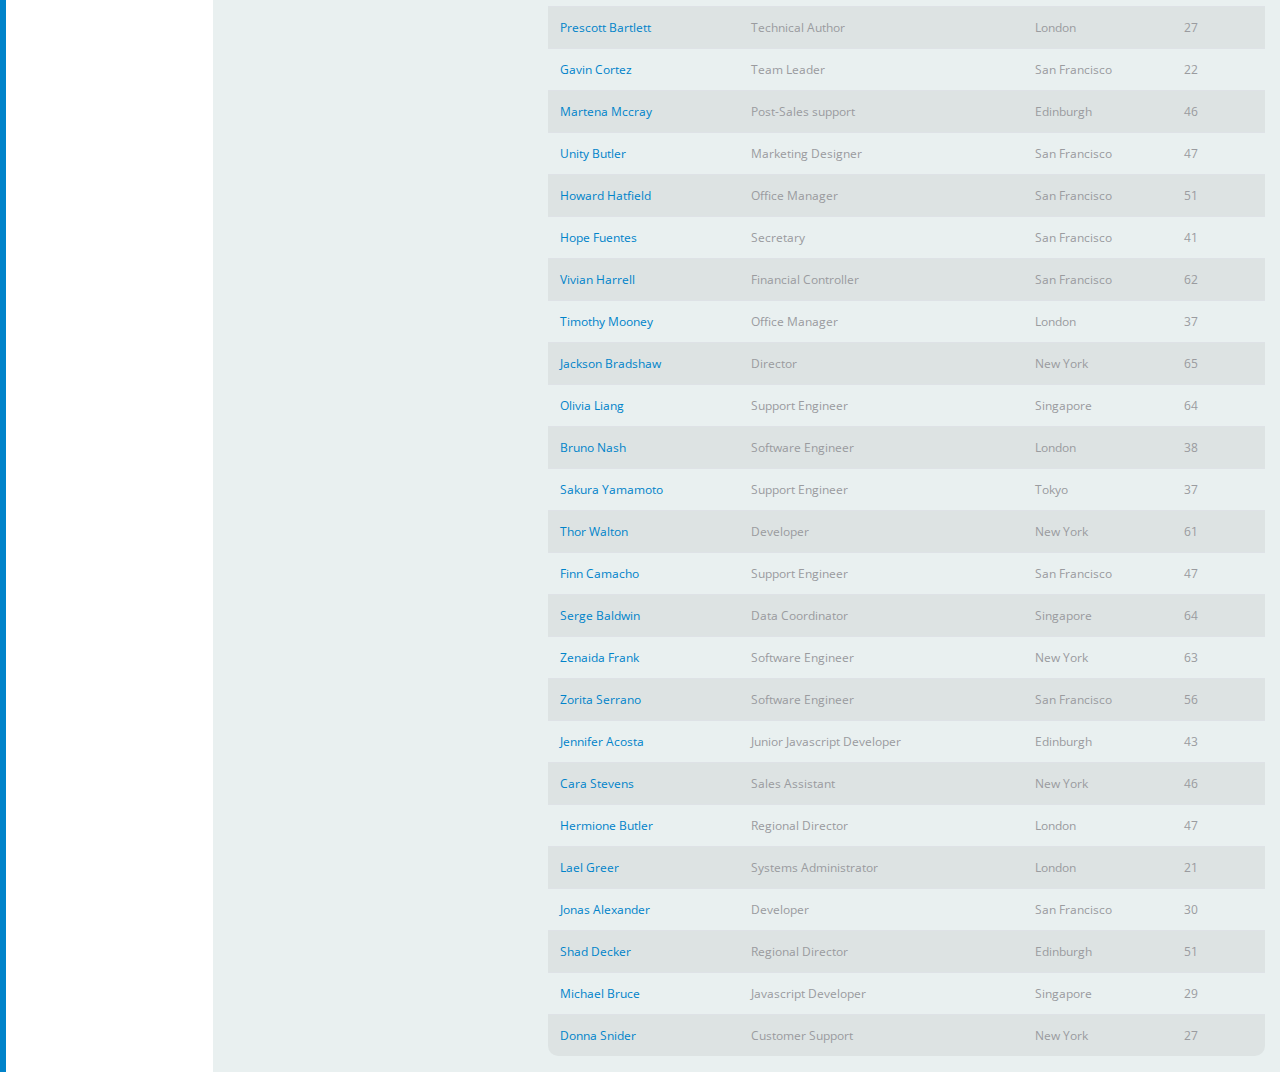
<file: media.html>
<!doctype html>
<html lang="en">
  <head>
    <!-- Required meta tags -->
    <meta charset="utf-8">
    <meta name="viewport" content="width=device-width, initial-scale=1, shrink-to-fit=no"> 

     <!-- FontAwseme -->
     <link rel="stylesheet" href="https://stackpath.bootstrapcdn.com/font-awesome/4.7.0/css/font-awesome.min.css">   

    <!-- tabel -->
    <link rel="stylesheet" href="https://cdn.datatables.net/1.10.20/css/dataTables.bootstrap4.min.css">

    <link rel="stylesheet" href="https://stackpath.bootstrapcdn.com/bootstrap/4.3.1/css/bootstrap.min.css" integrity="sha384-ggOyR0iXCbMQv3Xipma34MD+dH/1fQ784/j6cY/iJTQUOhcWr7x9JvoRxT2MZw1T" crossorigin="anonymous">
    <link rel="stylesheet" href="css/penelitian.css">

    <!-- font -->
    <link href="https://fonts.googleapis.com/css?family=Open+Sans:300,300i,400,400i,600,600i,700,700i,800,800i&display=swap" rel="stylesheet">
    
    <style>
    @font-face {
        font-family: 'silkaregular';
    src: url('font/Silka-Complete-Webfont/Silka-Roman-Webfont/silka-regular-webfont.woff') format('woff');
    font-weight: normal;
    font-style: normal;
    }

    @font-face {
        font-family: 'silkabold';
        src: url('font/Silka-Complete-Webfont/Silka-Roman-Webfont/silka-bold-webfont.woff') format('woff');
    font-weight: normal;
    font-style: normal;
    }

    @font-face {
        font-family: 'silkalight';
        src: url('font/Silka-Complete-Webfont/Silka-Roman-Webfont/silka-light-webfont.woff') format('woff');
    font-weight: normal;
    font-style: normal;
    }

    @font-face {
        font-family: 'silkamedium';
        src: url('font/Silka-Complete-Webfont/Silka-Roman-Webfont/silka-medium-webfont.woff') format('woff');
    font-weight: normal;
    font-style: normal;
    }

    @font-face {
        font-family: 'silkasemibold';
        src: url('font/Silka-Complete-Webfont/Silka-Roman-Webfont/silka-semibold-webfont.woff') format('woff');
    font-weight: normal;
    font-style: normal;
    }

    @font-face {
        font-family: 'silkaregular_italic';
        src: url('font/Silka-Complete-Webfont/Silka-Italic-Webfont/silka-regularitalic-webfont.woff') format('woff');
    font-weight: normal;
    font-style: normal;
    }
    </style>
    <title>Media</title>
  </head>
  <body>

    <!-- sidebar -->
    <div class="section">
      <div class="container-fluid">
        <div class="row">
          <div class="col-2 side-nav">
              <div class="logo"><a href="penelitian.html"><img src="logo/logo.png" alt=""></img></div>
              
                <div class="accordion" id="side-nav">
                  <div class="card">
                    <div class="card-header collapsed" data-toggle="collapse" href="#nav-1">
                        <a class="card-title"> <span><img class="icon-side-nav" src="icon/001-writing.svg" alt="" srcset=""></span>
                          Kegiatan
                        </a>
                    </div>
  
                
                    <div id="nav-1" class="collapse show" aria-labelledby="headingOne" data-parent="#side-nav">
                      <div class="card-body">
                        <ul class="list-unstyled">
                          <li class="list-untyled"><a href="penelitian.html">Penelitian</a></li>
                          <li class="list-untyled"><a href="peningkatan-kapasitas.html">Peningkatan Kapasitas</a></li>
                        </ul>
                      </div>
                    </div>
                  </div>
                  <div class="card">
                    <div class="card-header collapsed" data-toggle="collapse" href="#nav-2">
                        <a class="card-title"> <span><img class="icon-side-nav" src="icon/002-id-card.svg" alt="" srcset=""></span>
                          Staf
                        </a>
                    </div>
                    <div id="nav-2" class="collapse" aria-labelledby="headingTwo" data-parent="#side-nav">
                      <div class="card-body">
                        <ul class="list-unstyled">
                          <li class="list-untyled"><a href="">Penelitian</a></li>
                          <li class="list-untyled"><a href="">Peningkatan Kapasitas</a></li>
                        </ul>                    
                      </div>
                    </div>
                  </div>
                  <div class="card">
                    <div class="card-header collapsed" data-toggle="collapse" href="#nav-3">
                        <a class="card-title"> <span><img class="icon-side-nav" src="icon/004-archive.svg" alt="" srcset=""></span>
                          Inventaris
                        </a>
                    </div>
                    <div id="nav-3" class="collapse" aria-labelledby="headingThree" data-parent="#side-nav">
                      <div class="card-body">
                        <ul class="list-unstyled">
                          <li class="list-untyled"><a href="">Penelitian</a></li>
                          <li class="list-untyled"><a href="">Peningkatan Kapasitas</a></li>
                        </ul>                    
                      </div>
                    </div>
                  </div>
                  <div class="card">
                    <div class="card-header collapsed" data-toggle="collapse" href="#nav-4">
                        <a class="card-title"> <span><img class="icon-side-nav" src="icon/006-contacts.svg" alt="" srcset=""></span>
                          Kontak
                        </a>
                    </div>
                    <div id="nav-4" class="collapse" aria-labelledby="headingFour" data-parent="#side-nav">
                      <div class="card-body">
                        <ul class="list-unstyled">
                          <li class="list-untyled"><a href="">Penelitian</a></li>
                          <li class="list-untyled"><a href="">Peningkatan Kapasitas</a></li>
                        </ul>                    
                      </div>
                    </div>
                  </div>
                  <div class="card">
                    <div class="card-header collapsed" data-toggle="collapse" href="#nav-5">
                        <a class="card-title"> <span><img class="icon-side-nav"  src="icon/007-recycle-sign.svg" alt="" srcset=""></span>
                          SOP
                        </a>
                    </div>
                    <div id="nav-5" class="collapse" aria-labelledby="headingFive" data-parent="#side-nav">
                      <div class="card-body">
                        <ul class="list-unstyled">
                          <li class="list-untyled"><a href="">Penelitian</a></li>
                          <li class="list-untyled"><a href="">Peningkatan Kapasitas</a></li>
                        </ul>                    
                      </div>
                    </div>
                  </div>
                  <div class="card">
                    <div class="card-header collapsed" data-toggle="collapse" href="#nav-6">
                        <a class="card-title"> <span><img class="icon-side-nav" src="icon/011-quality.svg" alt="" srcset=""></span>
                          Evaluate
                        </a>
                    </div>
                    <div id="nav-6" class="collapse" aria-labelledby="headingSix" data-parent="#side-nav">
                      <div class="card-body">
                        <ul class="list-unstyled">
                          <li class="list-untyled"><a href="">Penelitian</a></li>
                          <li class="list-untyled"><a href="">Peningkatan Kapasitas</a></li>
                        </ul>                    
                      </div>
                    </div>
                  </div>
                  <div class="card">
                    <div class="card-header collapsed" data-toggle="collapse" href="#nav-7">
                        <a class="card-title"> <span><img class="icon-side-nav"  src="icon/009-book.svg" alt="" srcset=""></span>
                          Pelaporan
                        </a>
                    </div>
                    <div id="nav-7" class="collapse" aria-labelledby="headingSeven" data-parent="#side-nav">
                      <div class="card-body">
                        <ul class="list-unstyled">
                          <li class="list-untyled"><a href="">Penelitian</a></li>
                          <li class="list-untyled"><a href="">Peningkatan Kapasitas</a></li>
                        </ul>                    
                      </div>
                    </div>
                  </div>
                  <div class="card">
                    <div class="card-header collapsed" data-toggle="collapse" href="#nav-8">
                        <a class="card-title"> <span><img class="icon-side-nav" src="icon/calendar-with-spring-binder-and-date-blocks.svg"alt="" srcset=""></span>
                          Kalender
                        </a>
                    </div>
                    <div id="nav-8" class="collapse" aria-labelledby="headingEight" data-parent="#side-nav">
                      <div class="card-body">
                        <ul class="list-unstyled">
                          <li class="list-untyled"><a href="">Penelitian</a></li>
                          <li class="list-untyled"><a href="">Peningkatan Kapasitas</a></li>
                        </ul>                    
                      </div>
                    </div>
                  </div>
                </div>
              </div> 
            

          <div class="col-3 filter-section">
            <h4>Knowledge Management</h4>
            <h3>Media</h3>

            <div class="clearfix">
              <div class="filter float-left"><img class="icon-filter" src="icon/filter-results-button.svg" alt="filter">Filter</div>
              <div  class="clear float-right"><button type="button" class="uncheck">Clear</button></div> 
                           
            </div>
            <hr class="batas"> 

            <div id="accordion" class="accordion">
              <div class="card mb-0">
                  <!-- Jenis Kegiatan -->
                  <div class="card-header collapsed" data-toggle="collapse" href="#collapseSatu">
                      <a class="card-title">
                          Instansi
                      </a>
                  </div>
                  <div id="collapseSatu" class="card-body collapse" data-parent="#accordion" >
                    <div class="form-check">
                      <label>
                        <input  type="checkbox" id="report" name="kategori" value="Report" > <span class="label-text">Report</span>
                      </label>
                    </div>
                    <div class="form-check">
                      <label>
                        <input id="SOP" type="checkbox" name="kategori" value="SOP"> <span class="label-text">SOP</span>
                      </label>
                    </div>
                    <div class="form-check">
                      <label>
                        <input id="tempalte" type="checkbox" name="kategori" value="Template" > <span class="label-text">Template</span>
                      </label>
                    </div>
                  </div>
              </div>
            </div>
            <hr class="batas">   
          </div>

          
          <div class="col-7 tabel-group ">
            <div class="row">
              <div class="col-9 search-group">
                <form action="">
                  <div class="input-group flex-nowrap search">
                    <div class="input-group-prepend">
                      <span class="input-group-text" id="addon-wrapping"><i class="fa fa-search" aria-hidden="true"></i></span>
                    </div>
                    <input type="text" class="form-control" placeholder="Search File" aria-label="" aria-describedby="addon-wrapping">
                  </div>                  
                </form>                  
              </div>
              <div class="col-3">
                <img class="account float-left" src="img/img-account.png" alt="">
                  <div class="nama fleat-rigt">Hi Marry Anne!</div>
              </div>
            </div>


            <div class="alert alert-warning alert-dismissible fade show" role="alert">
              Lorem ipsum dolor sit amet, consectetur adipiscing elit, sed do eiusmod tempor incididunt ut labore et dolore magna aliqua. Ut enim ad minim veniam, quis nostrud exercitation ullamco laboris nisi ut aliquip ex ea commodo consequat. Duis aute irure dolor in reprehenderit in voluptate velit esse cillum dolore eu.
              <button type="button" class="close" data-dismiss="alert" aria-label="Close">
                <span aria-hidden="true">&times;</span>
              </button>
            </div>

            <table id="media" class="table table-striped radius-tabel" style="width:100%">
              <thead>
                  <tr>
                      <th>Judul</th>
                      <th>Kategori</th>
                      <th>Sumber</th>
                      <th>Tahun</th>
                  </tr>
              </thead>
              <tbody>
                  <tr>
                      <td class="tbl-keg" >Tiger Nixon</td>
                      <td>Report</td>
                      <td>Edinburgh</td>
                      <td>61</td>                      
                  </tr>
                  <tr>
                      <td class="tbl-keg">Garrett Winters</td>
                      <td>SOP</td>
                      <td>Tokyo</td>
                      <td>63</td>                      
                  </tr>
                  <tr>
                      <td class="tbl-keg">Ashton Cox</td>
                      <td>Template</td>
                      <td>San Francisco</td>
                      <td>66</td>                      
                  </tr>
                  <tr>
                      <td class="tbl-keg">Cedric Kelly</td>
                      <td>Senior Javascript Developer</td>
                      <td>Edinburgh</td>
                      <td>22</td>                      
                  </tr>
                  <tr>
                      <td class="tbl-keg">Airi Satou</td>
                      <td>Accountant</td>
                      <td>Tokyo</td>
                      <td>33</td>                      
                  </tr>
                  <tr>
                      <td class="tbl-keg">Brielle Williamson</td>
                      <td>Integration Specialist</td>
                      <td>New York</td>
                      <td>61</td>                      
                  </tr>
                  <tr>
                      <td class="tbl-keg">Herrod Chandler</td>
                      <td>Sales Assistant</td>
                      <td>San Francisco</td>
                      <td>59</td>                      
                  </tr>
                  <tr>
                      <td class="tbl-keg">Rhona Davidson</td>
                      <td>Integration Specialist</td>
                      <td>Tokyo</td>
                      <td>55</td>                      
                  </tr>
                  <tr>
                      <td class="tbl-keg">Colleen Hurst</td>
                      <td>Javascript Developer</td>
                      <td>San Francisco</td>
                      <td>39</td>                      
                  </tr>
                  <tr>
                      <td class="tbl-keg">Sonya Frost</td>
                      <td>Software Engineer</td>
                      <td>Edinburgh</td>
                      <td>23</td>                      
                  </tr>
                  <tr>
                      <td class="tbl-keg">Jena Gaines</td>
                      <td>Office Manager</td>
                      <td>London</td>
                      <td>30</td>                      
                  </tr>
                  <tr>
                      <td class="tbl-keg">Quinn Flynn</td>
                      <td>Support Lead</td>
                      <td>Edinburgh</td>
                      <td>22</td>                      
                  </tr>
                  <tr>
                      <td class="tbl-keg">Charde Marshall</td>
                      <td>Regional Director</td>
                      <td>San Francisco</td>
                      <td>36</td>                      
                  </tr>
                  <tr>
                      <td class="tbl-keg">Haley Kennedy</td>
                      <td>Senior Marketing Designer</td>
                      <td>London</td>
                      <td>43</td>                      
                  </tr>
                  <tr>
                      <td class="tbl-keg">Tatyana Fitzpatrick</td>
                      <td>Regional Director</td>
                      <td>London</td>
                      <td>19</td>                      
                  </tr>
                  <tr>
                      <td class="tbl-keg">Michael Silva</td>
                      <td>Marketing Designer</td>
                      <td>London</td>
                      <td>66</td>                      
                  </tr>
                  <tr>
                      <td class="tbl-keg">Paul Byrd</td>
                      <td>Chief Financial Officer (CFO)</td>
                      <td>New York</td>
                      <td>64</td>                      
                  </tr>
                  <tr>
                      <td class="tbl-keg">Gloria Little</td>
                      <td>Systems Administrator</td>
                      <td>New York</td>
                      <td>59</td>                      
                  </tr>
                  <tr>
                      <td class="tbl-keg">Bradley Greer</td>
                      <td>Software Engineer</td>
                      <td>London</td>
                      <td>41</td>                      
                  </tr>
                  <tr>
                      <td class="tbl-keg">Dai Rios</td>
                      <td>Personnel Lead</td>
                      <td>Edinburgh</td>
                      <td>35</td>                      
                  </tr>
                  <tr>
                      <td class="tbl-keg">Jenette Caldwell</td>
                      <td>Development Lead</td>
                      <td>New York</td>
                      <td>30</td>                      
                  </tr>
                  <tr>
                      <td class="tbl-keg">Yuri Berry</td>
                      <td>Chief Marketing Officer (CMO)</td>
                      <td>New York</td>
                      <td>40</td>                      
                  </tr>
                  <tr>
                      <td class="tbl-keg">Caesar Vance</td>
                      <td>Pre-Sales Support</td>
                      <td>New York</td>
                      <td>21</td>                      
                  </tr>
                  <tr>
                      <td class="tbl-keg">Doris Wilder</td>
                      <td>Sales Assistant</td>
                      <td>Sidney</td>
                      <td>23</td>                      
                  </tr>
                  <tr>
                      <td class="tbl-keg">Angelica Ramos</td>
                      <td>Chief Executive Officer (CEO)</td>
                      <td>London</td>
                      <td>47</td>                      
                  </tr>
                  <tr>
                      <td class="tbl-keg">Gavin Joyce</td>
                      <td>Developer</td>
                      <td>Edinburgh</td>
                      <td>42</td>                      
                  </tr>
                  <tr>
                      <td class="tbl-keg">Jennifer Chang</td>
                      <td>Regional Director</td>
                      <td>Singapore</td>
                      <td>28</td>                      
                  </tr>
                  <tr>
                      <td class="tbl-keg">Brenden Wagner</td>
                      <td>Software Engineer</td>
                      <td>San Francisco</td>
                      <td>28</td>                      
                  </tr>
                  <tr>
                      <td class="tbl-keg">Fiona Green</td>
                      <td>Chief Operating Officer (COO)</td>
                      <td>San Francisco</td>
                      <td>48</td>                      
                  </tr>
                  <tr>
                      <td class="tbl-keg">Shou Itou</td>
                      <td>Regional Marketing</td>
                      <td>Tokyo</td>
                      <td>20</td>                      
                  </tr>
                  <tr>
                      <td class="tbl-keg">Michelle House</td>
                      <td>Integration Specialist</td>
                      <td>Sidney</td>
                      <td>37</td>                      
                  </tr>
                  <tr>
                      <td class="tbl-keg">Suki Burks</td>
                      <td>Developer</td>
                      <td>London</td>
                      <td>53</td>                      
                  </tr>
                  <tr>
                      <td class="tbl-keg">Prescott Bartlett</td>
                      <td>Technical Author</td>
                      <td>London</td>
                      <td>27</td>                      
                  </tr>
                  <tr>
                      <td class="tbl-keg">Gavin Cortez</td>
                      <td>Team Leader</td>
                      <td>San Francisco</td>
                      <td>22</td>                      
                  </tr>
                  <tr>
                      <td class="tbl-keg">Martena Mccray</td>
                      <td>Post-Sales support</td>
                      <td>Edinburgh</td>
                      <td>46</td>                      
                  </tr>
                  <tr>
                      <td class="tbl-keg">Unity Butler</td>
                      <td>Marketing Designer</td>
                      <td>San Francisco</td>
                      <td>47</td>                      
                  </tr>
                  <tr>
                      <td class="tbl-keg">Howard Hatfield</td>
                      <td>Office Manager</td>
                      <td>San Francisco</td>
                      <td>51</td>                      
                  </tr>
                  <tr>
                      <td class="tbl-keg">Hope Fuentes</td>
                      <td>Secretary</td>
                      <td>San Francisco</td>
                      <td>41</td>                      
                  </tr>
                  <tr>
                      <td class="tbl-keg">Vivian Harrell</td>
                      <td>Financial Controller</td>
                      <td>San Francisco</td>
                      <td>62</td>                      
                  </tr>
                  <tr>
                      <td class="tbl-keg">Timothy Mooney</td>
                      <td>Office Manager</td>
                      <td>London</td>
                      <td>37</td>                      
                  </tr>
                  <tr>
                      <td class="tbl-keg">Jackson Bradshaw</td>
                      <td>Director</td>
                      <td>New York</td>
                      <td>65</td>                      
                  </tr>
                  <tr>
                      <td class="tbl-keg">Olivia Liang</td>
                      <td>Support Engineer</td>
                      <td>Singapore</td>
                      <td>64</td>                      
                  </tr>
                  <tr>
                      <td class="tbl-keg">Bruno Nash</td>
                      <td>Software Engineer</td>
                      <td>London</td>
                      <td>38</td>                      
                  </tr>
                  <tr>
                      <td class="tbl-keg">Sakura Yamamoto</td>
                      <td>Support Engineer</td>
                      <td>Tokyo</td>
                      <td>37</td>                      
                  </tr>
                  <tr>
                      <td class="tbl-keg">Thor Walton</td>
                      <td>Developer</td>
                      <td>New York</td>
                      <td>61</td>                      
                  </tr>
                  <tr>
                      <td class="tbl-keg">Finn Camacho</td>
                      <td>Support Engineer</td>
                      <td>San Francisco</td>
                      <td>47</td>                      
                  </tr>
                  <tr>
                      <td class="tbl-keg">Serge Baldwin</td>
                      <td>Data Coordinator</td>
                      <td>Singapore</td>
                      <td>64</td>                      
                  </tr>
                  <tr>
                      <td class="tbl-keg">Zenaida Frank</td>
                      <td>Software Engineer</td>
                      <td>New York</td>
                      <td>63</td>                      
                  </tr>
                  <tr>
                      <td class="tbl-keg">Zorita Serrano</td>
                      <td>Software Engineer</td>
                      <td>San Francisco</td>
                      <td>56</td>                      
                  </tr>
                  <tr>
                      <td class="tbl-keg">Jennifer Acosta</td>
                      <td>Junior Javascript Developer</td>
                      <td>Edinburgh</td>
                      <td>43</td>                      
                  </tr>
                  <tr>
                      <td class="tbl-keg">Cara Stevens</td>
                      <td>Sales Assistant</td>
                      <td>New York</td>
                      <td>46</td>                      
                  </tr>
                  <tr>
                      <td class="tbl-keg">Hermione Butler</td>
                      <td>Regional Director</td>
                      <td>London</td>
                      <td>47</td>                      
                  </tr>
                  <tr>
                      <td class="tbl-keg">Lael Greer</td>
                      <td>Systems Administrator</td>
                      <td>London</td>
                      <td>21</td>                      
                  </tr>
                  <tr>
                      <td class="tbl-keg">Jonas Alexander</td>
                      <td>Developer</td>
                      <td>San Francisco</td>
                      <td>30</td>                      
                  </tr>
                  <tr>
                      <td class="tbl-keg">Shad Decker</td>
                      <td>Regional Director</td>
                      <td>Edinburgh</td>
                      <td>51</td>                      
                  </tr>
                  <tr>
                      <td class="tbl-keg">Michael Bruce</td>
                      <td>Javascript Developer</td>
                      <td>Singapore</td>
                      <td>29</td>                      
                  </tr>
                  <tr>
                      <td class="tbl-keg">Donna Snider</td>
                      <td>Customer Support</td>
                      <td>New York</td>
                      <td>27</td>                      
                  </tr>
              </tbody>   
          </table>
          </div>
        </div>
      </div>
    </div>

    <!-- Optional JavaScript -->
    <!-- jQuery first, then Popper.js, then Bootstrap JS -->
    <script src="https://code.jquery.com/jquery-3.3.1.slim.min.js" integrity="sha384-q8i/X+965DzO0rT7abK41JStQIAqVgRVzpbzo5smXKp4YfRvH+8abtTE1Pi6jizo" crossorigin="anonymous"></script>
    <script src="https://cdnjs.cloudflare.com/ajax/libs/popper.js/1.14.7/umd/popper.min.js" integrity="sha384-UO2eT0CpHqdSJQ6hJty5KVphtPhzWj9WO1clHTMGa3JDZwrnQq4sF86dIHNDz0W1" crossorigin="anonymous"></script>
    <script src="https://stackpath.bootstrapcdn.com/bootstrap/4.3.1/js/bootstrap.min.js" integrity="sha384-JjSmVgyd0p3pXB1rRibZUAYoIIy6OrQ6VrjIEaFf/nJGzIxFDsf4x0xIM+B07jRM" crossorigin="anonymous"></script>
    
    <!-- plugin datatables -->
    <script>
      $(document).ready(function() {
          $('#penelitian').DataTable();
      } );

      // deklarasi untuk checkbox
     $(document).ready(function(){
       var tabel = $('#media').DataTable();

       $('input:checkbox').on('change',function(){
         var kategori = $('input:checkbox[name="kategori"]:checked').map(function(){
          return '^' + this.value +'$';
         }).get().join('|');

        //  filter kolomm ke 1
        tabel.column(1).search(kategori,true,false,false).draw(false);
       });
     }) ;
      

      
    </script>

   

      <script src="https://cdn.datatables.net/1.10.20/js/jquery.dataTables.min.js"></script>
      <script src="https://cdn.datatables.net/1.10.20/js/dataTables.bootstrap4.min.js"></script>

    
      <!-- <script>
          $(document).ready(function(){
              $(".check").click(function(){
                  $("#ceklis").prop("checked", true);
              });
              $(".uncheck").click(function(){
                  $("#ceklis").prop("checked", false);
              });
          });
        </script> -->
  
  
  </body>
</html>
</file>
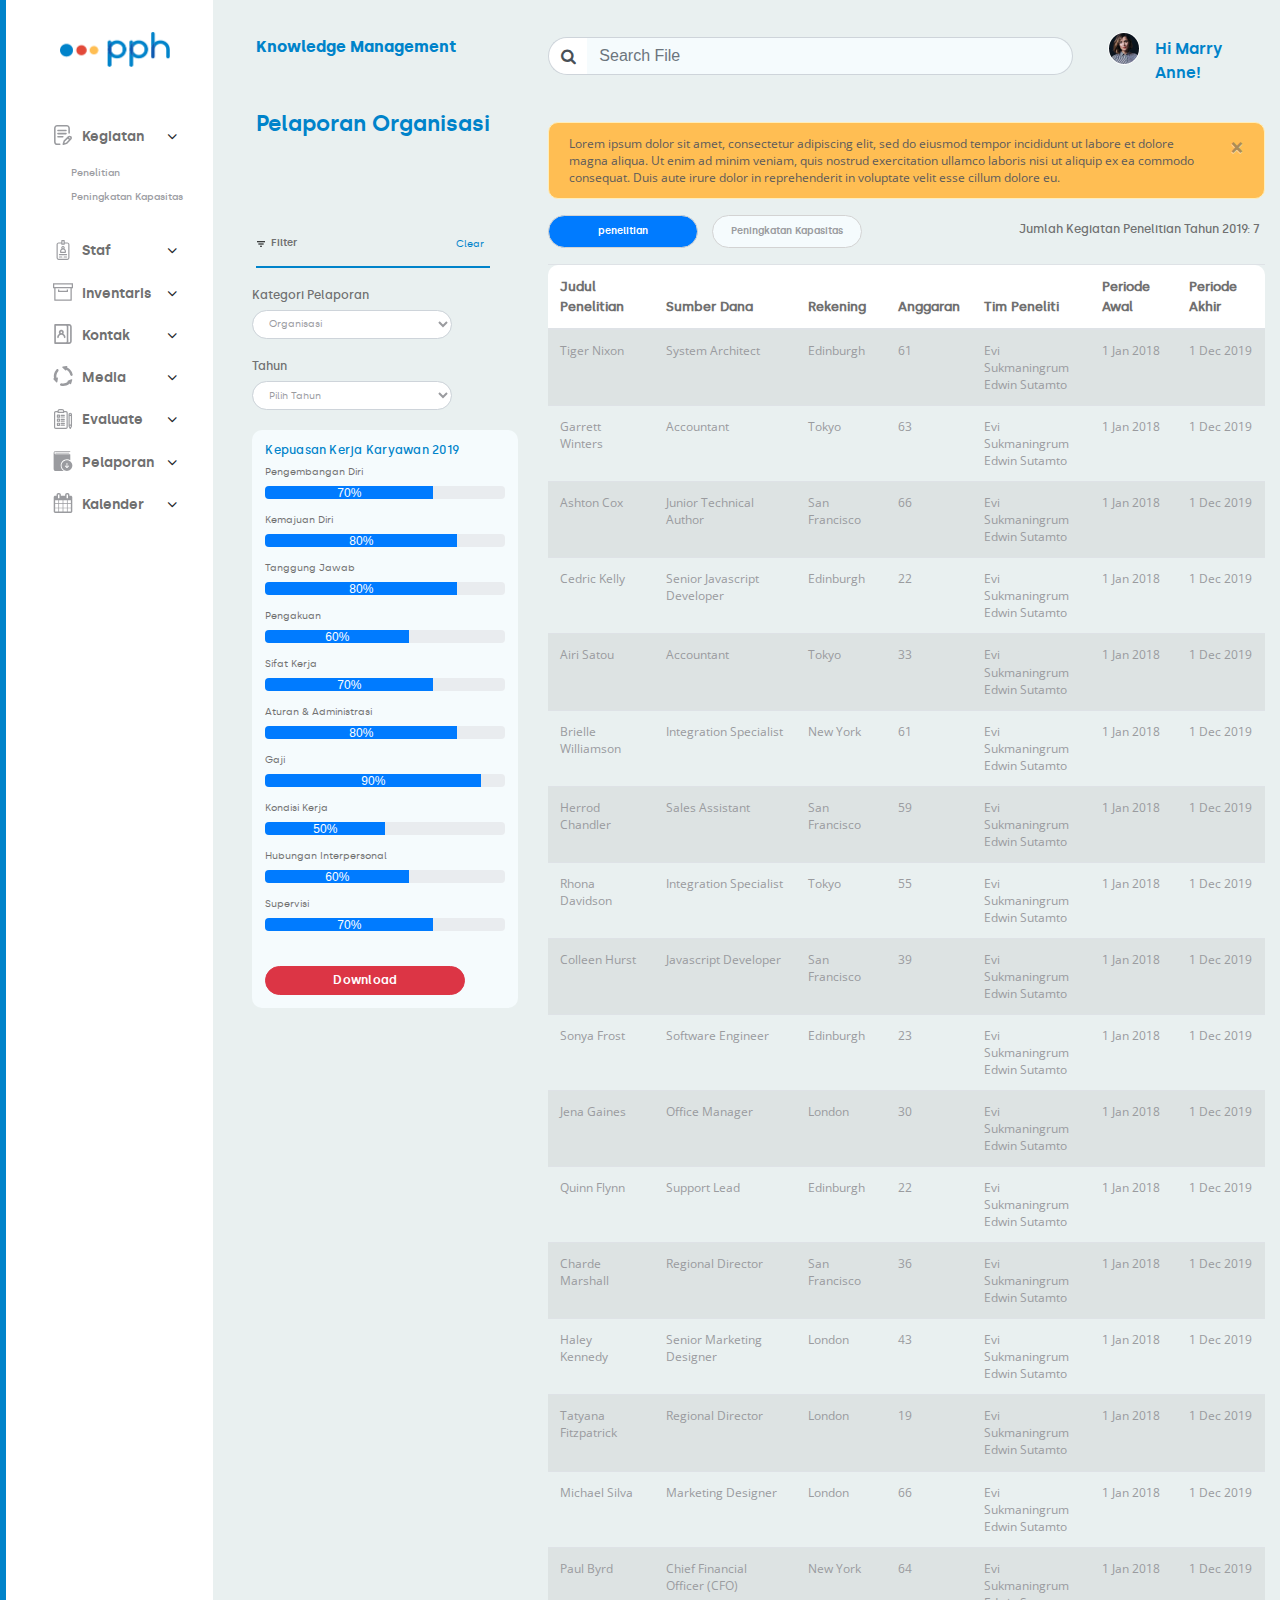
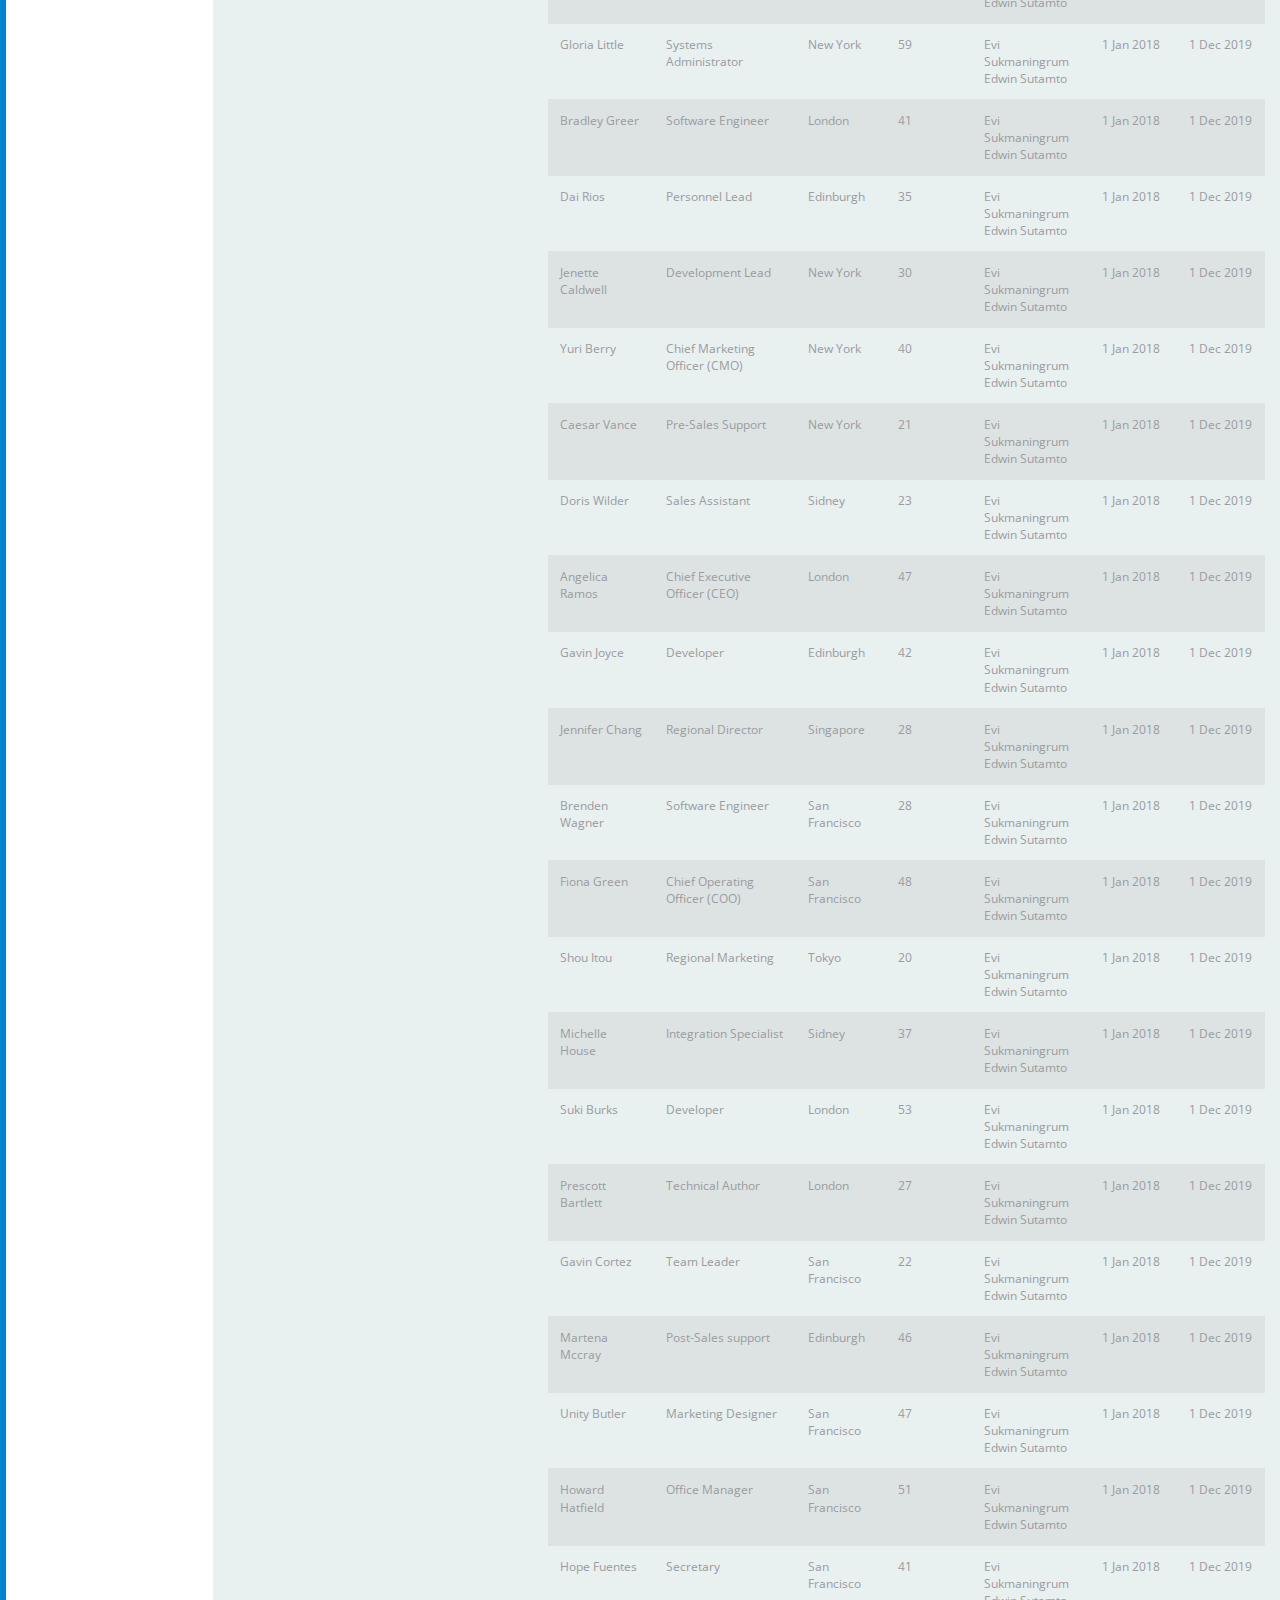
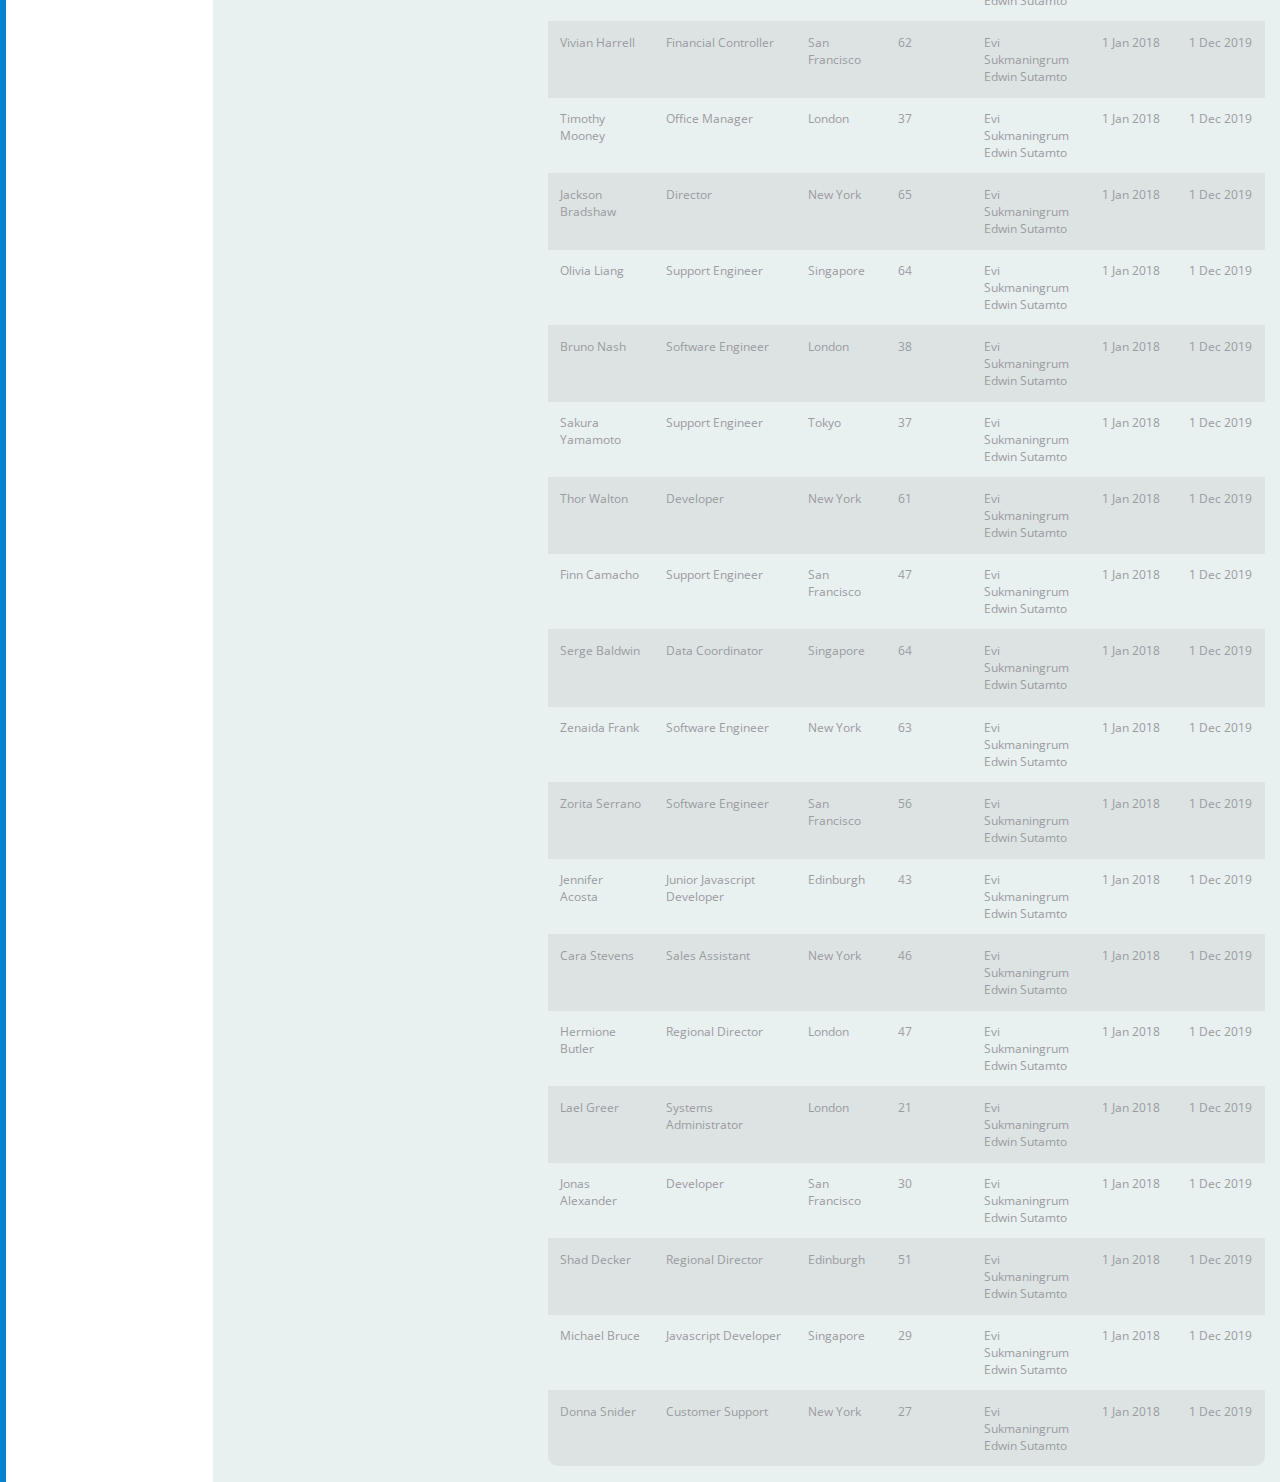
<file: pelaporan-organisasi.html>
<!doctype html>
<html lang="en">
  <head>
    <!-- Required meta tags -->
    <meta charset="utf-8">
    <meta name="viewport" content="width=device-width, initial-scale=1, shrink-to-fit=no"> 

     <!-- FontAwseme -->
     <link rel="stylesheet" href="https://stackpath.bootstrapcdn.com/font-awesome/4.7.0/css/font-awesome.min.css">   

    <!-- tabel -->
    <link rel="stylesheet" href="https://cdn.datatables.net/1.10.20/css/dataTables.bootstrap4.min.css">

    <link rel="stylesheet" href="https://stackpath.bootstrapcdn.com/bootstrap/4.3.1/css/bootstrap.min.css" integrity="sha384-ggOyR0iXCbMQv3Xipma34MD+dH/1fQ784/j6cY/iJTQUOhcWr7x9JvoRxT2MZw1T" crossorigin="anonymous">
    <link rel="stylesheet" href="css/penelitian.css">

    <!-- font -->
    <link href="https://fonts.googleapis.com/css?family=Open+Sans:300,300i,400,400i,600,600i,700,700i,800,800i&display=swap" rel="stylesheet">
    
    <style>
    @font-face {
        font-family: 'silkaregular';
    src: url('font/Silka-Complete-Webfont/Silka-Roman-Webfont/silka-regular-webfont.woff') format('woff');
    font-weight: normal;
    font-style: normal;
    }

    @font-face {
        font-family: 'silkabold';
        src: url('font/Silka-Complete-Webfont/Silka-Roman-Webfont/silka-bold-webfont.woff') format('woff');
    font-weight: normal;
    font-style: normal;
    }

    @font-face {
        font-family: 'silkalight';
        src: url('font/Silka-Complete-Webfont/Silka-Roman-Webfont/silka-light-webfont.woff') format('woff');
    font-weight: normal;
    font-style: normal;
    }

    @font-face {
        font-family: 'silkamedium';
        src: url('font/Silka-Complete-Webfont/Silka-Roman-Webfont/silka-medium-webfont.woff') format('woff');
    font-weight: normal;
    font-style: normal;
    }

    @font-face {
        font-family: 'silkasemibold';
        src: url('font/Silka-Complete-Webfont/Silka-Roman-Webfont/silka-semibold-webfont.woff') format('woff');
    font-weight: normal;
    font-style: normal;
    }

    @font-face {
        font-family: 'silkaregular_italic';
        src: url('font/Silka-Complete-Webfont/Silka-Italic-Webfont/silka-regularitalic-webfont.woff') format('woff');
    font-weight: normal;
    font-style: normal;
    }
    </style>
    <title>Pelaporan Organisasi</title>
  </head>
  <body>

    <!-- sidebar -->
    <div class="section">
      <div class="container-fluid">
        <div class="row">
          <div class="col-2 side-nav">
            <div class="logo"><a href="penelitian.html"><img src="logo/logo.png" alt=""></img></div>
            
              <div class="accordion" id="side-nav">
                <div class="card">
                  <div class="card-header collapsed" data-toggle="collapse" href="#nav-1">
                      <a class="card-title"> <span><img class="icon-side-nav" src="icon/001-writing.svg" alt="" srcset=""></span>
                        Kegiatan
                      </a>
                  </div>

              
                  <div id="nav-1" class="collapse show" aria-labelledby="headingOne" data-parent="#side-nav">
                    <div class="card-body">
                      <ul class="list-unstyled">
                        <li class="list-untyled"><a href="penelitian.html">Penelitian</a></li>
                        <li class="list-untyled"><a href="peningkatan-kapasitas.html">Peningkatan Kapasitas</a></li>
                      </ul>
                    </div>
                  </div>
                </div>
                <div class="card">
                  <div class="card-header collapsed" data-toggle="collapse" href="#nav-2">
                      <a class="card-title"> <span><img class="icon-side-nav" src="icon/002-id-card.svg" alt="" srcset=""></span>
                        Staf
                      </a>
                  </div>
                  <div id="nav-2" class="collapse" aria-labelledby="headingTwo" data-parent="#side-nav">
                    <div class="card-body">
                      <ul class="list-unstyled">
                        <li class="list-untyled"><a href="">Penelitian</a></li>
                        <li class="list-untyled"><a href="">Peningkatan Kapasitas</a></li>
                      </ul>                    
                    </div>
                  </div>
                </div>
                <div class="card">
                  <div class="card-header collapsed" data-toggle="collapse" href="#nav-3">
                      <a class="card-title"> <span><img class="icon-side-nav" src="icon/004-archive.svg" alt="" srcset=""></span>
                        Inventaris
                      </a>
                  </div>
                  <div id="nav-3" class="collapse" aria-labelledby="headingThree" data-parent="#side-nav">
                    <div class="card-body">
                      <ul class="list-unstyled">
                        <li class="list-untyled"><a href="">Penelitian</a></li>
                        <li class="list-untyled"><a href="">Peningkatan Kapasitas</a></li>
                      </ul>                    
                    </div>
                  </div>
                </div>
                <div class="card">                    
                  <div class="card-header collapsed" data-toggle="collapse" > <!--     href="#nav-4" -->
                      <a  href="kontak.html" class="card-title"> <span><img class="icon-side-nav" src="icon/006-contacts.svg" alt="" srcset=""></span>
                        Kontak
                      </a>
                  </div>
                  <div id="nav-4" class="collapse" aria-labelledby="headingFour" data-parent="#side-nav">
                    <div class="card-body">
                      <ul class="list-unstyled">
                        <li class="list-untyled"><a href="">Penelitian</a></li>
                        <li class="list-untyled"><a href="">Peningkatan Kapasitas</a></li>
                      </ul>                    
                    </div>
                  </div>
                </div>
                <div class="card">
                  <div class="card-header collapsed" data-toggle="collapse" >
                      <a href="media.html" class="card-title"> <span><img class="icon-side-nav"  src="icon/007-recycle-sign.svg" alt="" srcset=""></span>
                        Media
                      </a>
                  </div>
                  <div id="nav-5" class="collapse" aria-labelledby="headingFive" data-parent="#side-nav">
                    <div class="card-body">
                      <ul class="list-unstyled">
                        <li class="list-untyled"><a href="">Penelitian</a></li>
                        <li class="list-untyled"><a href="">Peningkatan Kapasitas</a></li>
                      </ul>                    
                    </div>
                  </div>
                </div>
                <div class="card">
                  <div class="card-header collapsed" data-toggle="collapse" href="#nav-6">
                      <a class="card-title"> <span><img class="icon-side-nav" src="icon/011-quality.svg" alt="" srcset=""></span>
                        Evaluate
                      </a>
                  </div>
                  <div id="nav-6" class="collapse" aria-labelledby="headingSix" data-parent="#side-nav">
                    <div class="card-body">
                      <ul class="list-unstyled">
                        <li class="list-untyled"><a href="">Penelitian</a></li>
                        <li class="list-untyled"><a href="">Peningkatan Kapasitas</a></li>
                      </ul>                    
                    </div>
                  </div>
                </div>
                <div class="card">
                  <div class="card-header collapsed" data-toggle="collapse" href="#nav-7">
                      <a class="card-title"> <span><img class="icon-side-nav"  src="icon/009-book.svg" alt="" srcset=""></span>
                        Pelaporan
                      </a>
                  </div>
                  <div id="nav-7" class="collapse" aria-labelledby="headingSeven" data-parent="#side-nav">
                    <div class="card-body">
                      <ul class="list-unstyled">
                        <li class="list-untyled"><a href="">Penelitian</a></li>
                        <li class="list-untyled"><a href="">Peningkatan Kapasitas</a></li>
                      </ul>                    
                    </div>
                  </div>
                </div>
                <div class="card">
                  <div class="card-header collapsed" data-toggle="collapse" href="#nav-8">
                      <a class="card-title"> <span><img class="icon-side-nav" src="icon/calendar-with-spring-binder-and-date-blocks.svg"alt="" srcset=""></span>
                        Kalender
                      </a>
                  </div>
                  <div id="nav-8" class="collapse" aria-labelledby="headingEight" data-parent="#side-nav">
                    <div class="card-body">
                      <ul class="list-unstyled">
                        <li class="list-untyled"><a href="">Penelitian</a></li>
                        <li class="list-untyled"><a href="">Peningkatan Kapasitas</a></li>
                      </ul>                    
                    </div>
                  </div>
                </div>
              </div>
            </div> 
            

          <div class="col-3 filter-section">
            <h4>Knowledge Management</h4>
            <h3>Pelaporan Organisasi</h3>

            <div class="clearfix">
              <div class="filter float-left"><img class="icon-filter" src="icon/filter-results-button.svg" alt="filter">Filter</div>
              <div  class="clear float-right"><button type="button" class="uncheck">Clear</button></div> 
                           
            </div>
            <hr class="batas"> 

            <div class="evaluasi-filter">
              <h6>Kategori Pelaporan</h6>
              <select class="form-control">
                <option>Organisasi</option>
                <option>Lorem, ipsum.</option>
              </select>

              <h6>Tahun</h6>
              <select class="form-control">
                <option>Pilih Tahun</option>
                <option >Lorem, ipsum dolor.</option>
              </select>
            </div> 

            <div class="kepuasan-kerja">
              <h5>Kepuasan Kerja Karyawan 2019</h5>

              <h6>Pengembangan Diri</h6>
              <div class="progress" style="height: 13px;">
                <div class="progress-bar " role="progressbar" style="width: 70%" aria-valuenow="70" aria-valuemin="0" aria-valuemax="100">70%</div>
              </div>

              <h6>Kemajuan Diri</h6>
              <div class="progress" style="height: 13px;">
                <div class="progress-bar " role="progressbar" style="width: 80%" aria-valuenow="80" aria-valuemin="0" aria-valuemax="100">80%</div>
              </div>

              <h6>Tanggung Jawab</h6>
              <div class="progress" style="height: 13px;">
                <div class="progress-bar " role="progressbar" style="width: 80%" aria-valuenow="80" aria-valuemin="0" aria-valuemax="100">80%</div>
              </div>

              <h6>Pengakuan</h6>
              <div class="progress" style="height: 13px;">
                <div class="progress-bar " role="progressbar" style="width: 60%" aria-valuenow="60" aria-valuemin="0" aria-valuemax="100">60%</div>
              </div>

              <h6>Sifat Kerja</h6>
              <div class="progress" style="height: 13px;">
                <div class="progress-bar " role="progressbar" style="width: 70%" aria-valuenow="70" aria-valuemin="0" aria-valuemax="100">70%</div>
              </div>

              <h6>Aturan & Administrasi</h6>
              <div class="progress" style="height: 13px;">
                <div class="progress-bar " role="progressbar" style="width: 80%" aria-valuenow="80" aria-valuemin="0" aria-valuemax="100">80%</div>
              </div>

              <h6>Gaji</h6>
              <div class="progress" style="height: 13px;">
                <div class="progress-bar " role="progressbar" style="width: 90%" aria-valuenow="90" aria-valuemin="0" aria-valuemax="100">90%</div>
              </div>

              <h6>Kondisi Kerja</h6>
              <div class="progress" style="height: 13px;">
                <div class="progress-bar " role="progressbar" style="width: 50%" aria-valuenow="50" aria-valuemin="0" aria-valuemax="100">50%</div>
              </div>

              <h6>Hubungan Interpersonal</h6>
              <div class="progress" style="height: 13px;">
                <div class="progress-bar " role="progressbar" style="width: 60%" aria-valuenow="60" aria-valuemin="0" aria-valuemax="100">60%</div>
              </div>

              <h6>Supervisi</h6>
              <div class="progress" style="height: 13px;">
                <div class="progress-bar " role="progressbar" style="width: 70%" aria-valuenow="70" aria-valuemin="0" aria-valuemax="100">70%</div>
              </div>

              <button type="submit" class="btn btn-danger"> <a href="" class="text-white">Download</a></button>
              
            </div>
          </div>

          
          <div class="col-7 tabel-group ">
            <div class="row">
              <div class="col-9 search-group">
                <form action="">
                  <div class="input-group flex-nowrap search">
                    <div class="input-group-prepend">
                      <span class="input-group-text" id="addon-wrapping"><i class="fa fa-search" aria-hidden="true"></i></span>
                    </div>
                    <input type="text" class="form-control" placeholder="Search File" aria-label="" aria-describedby="addon-wrapping">
                  </div>                  
                </form>                  
              </div>
              <div class="col-3">
                <img class="account float-left" src="img/img-account.png" alt="">
                  <div class="nama fleat-rigt">Hi Marry Anne!</div>
              </div>
            </div>


            <div class="alert alert-warning alert-dismissible fade show" role="alert">
              Lorem ipsum dolor sit amet, consectetur adipiscing elit, sed do eiusmod tempor incididunt ut labore et dolore magna aliqua. Ut enim ad minim veniam, quis nostrud exercitation ullamco laboris nisi ut aliquip ex ea commodo consequat. Duis aute irure dolor in reprehenderit in voluptate velit esse cillum dolore eu.
              <button type="button" class="close" data-dismiss="alert" aria-label="Close">
                <span aria-hidden="true">&times;</span>
              </button>
            </div>

            <ul class="nav nav-pills mb-3" id="pills-tab" role="tablist">
              <li class="nav-item">
                <a class="nav-link active" id="pills-penelitian-tab" data-toggle="pill" href="#pills-penelitian" role="tab" aria-controls="pills-penelitian" aria-selected="true">penelitian</a>
              </li>
              <li class="nav-item">
                <a class="nav-link" id="pills-pnkt-kpsts-tab" data-toggle="pill" href="#pills-pnkt-kpsts" role="tab" aria-controls="pills-pnkt-kpsts" aria-selected="false">Peningkatan Kapasitas</a>
              </li>
               <div class="jumlah-kegiatan">Jumlah Kegiatan Penelitian Tahun 2019: 7</div>
            </ul>

            <div class="tab-content" id="pills-tabContent">
              <div class="tab-pane fade show active" id="pills-penelitian" role="tabpanel" aria-labelledby="pills-penelitian-tab">
                <table id="penelitian" class="table table-striped radius-tabel" style="width:100%">
                <thead>
                    <tr>
                        <th>Judul Penelitian</th>
                        <th>Sumber Dana</th>
                        <th>Rekening</th>
                        <th>Anggaran</th>
                        <th>Tim Peneliti</th>
                        <th>Periode Awal</th>
                        <th>Periode Akhir</th>
                    </tr>
                </thead>
                <tbody>
                    <tr>
                        <td >Tiger Nixon</td>
                        <td>System Architect</td>
                        <td>Edinburgh</td>
                        <td>61</td>
                        <td>Evi Sukmaningrum <br>Edwin Sutamto</td>
                        <td>1 Jan 2018</td>
                        <td>1 Dec 2019</td>
                    </tr>
                    <tr>
                        <td>Garrett Winters</td>
                        <td>Accountant</td>
                        <td>Tokyo</td>
                        <td>63</td>
                        <td>Evi Sukmaningrum <br>Edwin Sutamto</td>
                        <td>1 Jan 2018</td>
                        <td>1 Dec 2019</td>
                    </tr>
                    <tr>
                        <td>Ashton Cox</td>
                        <td>Junior Technical Author</td>
                        <td>San Francisco</td>
                        <td>66</td>
                        <td>Evi Sukmaningrum <br>Edwin Sutamto</td>
                        <td>1 Jan 2018</td>
                        <td>1 Dec 2019</td>
                    </tr>
                    <tr>
                        <td>Cedric Kelly</td>
                        <td>Senior Javascript Developer</td>
                        <td>Edinburgh</td>
                        <td>22</td>
                        <td>Evi Sukmaningrum <br>Edwin Sutamto</td>
                        <td>1 Jan 2018</td>
                        <td>1 Dec 2019</td>
                    </tr>
                    <tr>
                        <td>Airi Satou</td>
                        <td>Accountant</td>
                        <td>Tokyo</td>
                        <td>33</td>
                        <td>Evi Sukmaningrum <br>Edwin Sutamto</td>
                        <td>1 Jan 2018</td>
                        <td>1 Dec 2019</td>
                    </tr>
                    <tr>
                        <td>Brielle Williamson</td>
                        <td>Integration Specialist</td>
                        <td>New York</td>
                        <td>61</td>
                        <td>Evi Sukmaningrum <br>Edwin Sutamto</td>
                        <td>1 Jan 2018</td>
                        <td>1 Dec 2019</td>
                    </tr>
                    <tr>
                        <td>Herrod Chandler</td>
                        <td>Sales Assistant</td>
                        <td>San Francisco</td>
                        <td>59</td>
                        <td>Evi Sukmaningrum <br>Edwin Sutamto</td>
                        <td>1 Jan 2018</td>
                        <td>1 Dec 2019</td>
                    </tr>
                    <tr>
                        <td>Rhona Davidson</td>
                        <td>Integration Specialist</td>
                        <td>Tokyo</td>
                        <td>55</td>
                        <td>Evi Sukmaningrum <br>Edwin Sutamto</td>
                        <td>1 Jan 2018</td>
                        <td>1 Dec 2019</td>
                    </tr>
                    <tr>
                        <td>Colleen Hurst</td>
                        <td>Javascript Developer</td>
                        <td>San Francisco</td>
                        <td>39</td>
                        <td>Evi Sukmaningrum <br>Edwin Sutamto</td>
                        <td>1 Jan 2018</td>
                        <td>1 Dec 2019</td>
                    </tr>
                    <tr>
                        <td>Sonya Frost</td>
                        <td>Software Engineer</td>
                        <td>Edinburgh</td>
                        <td>23</td>
                        <td>Evi Sukmaningrum <br>Edwin Sutamto</td>
                        <td>1 Jan 2018</td>
                        <td>1 Dec 2019</td>
                    </tr>
                    <tr>
                        <td>Jena Gaines</td>
                        <td>Office Manager</td>
                        <td>London</td>
                        <td>30</td>
                        <td>Evi Sukmaningrum <br>Edwin Sutamto</td>
                        <td>1 Jan 2018</td>
                        <td>1 Dec 2019</td>
                    </tr>
                    <tr>
                        <td>Quinn Flynn</td>
                        <td>Support Lead</td>
                        <td>Edinburgh</td>
                        <td>22</td>
                        <td>Evi Sukmaningrum <br>Edwin Sutamto</td>
                        <td>1 Jan 2018</td>
                        <td>1 Dec 2019</td>
                    </tr>
                    <tr>
                        <td>Charde Marshall</td>
                        <td>Regional Director</td>
                        <td>San Francisco</td>
                        <td>36</td>
                        <td>Evi Sukmaningrum <br>Edwin Sutamto</td>
                        <td>1 Jan 2018</td>
                        <td>1 Dec 2019</td>
                    </tr>
                    <tr>
                        <td>Haley Kennedy</td>
                        <td>Senior Marketing Designer</td>
                        <td>London</td>
                        <td>43</td>
                        <td>Evi Sukmaningrum <br>Edwin Sutamto</td>
                        <td>1 Jan 2018</td>
                        <td>1 Dec 2019</td>
                    </tr>
                    <tr>
                        <td>Tatyana Fitzpatrick</td>
                        <td>Regional Director</td>
                        <td>London</td>
                        <td>19</td>
                        <td>Evi Sukmaningrum <br>Edwin Sutamto</td>
                        <td>1 Jan 2018</td>
                        <td>1 Dec 2019</td>
                    </tr>
                    <tr>
                        <td>Michael Silva</td>
                        <td>Marketing Designer</td>
                        <td>London</td>
                        <td>66</td>
                        <td>Evi Sukmaningrum <br>Edwin Sutamto</td>
                        <td>1 Jan 2018</td>
                        <td>1 Dec 2019</td>
                    </tr>
                    <tr>
                        <td>Paul Byrd</td>
                        <td>Chief Financial Officer (CFO)</td>
                        <td>New York</td>
                        <td>64</td>
                        <td>Evi Sukmaningrum <br>Edwin Sutamto</td>
                        <td>1 Jan 2018</td>
                        <td>1 Dec 2019</td>
                    </tr>
                    <tr>
                        <td>Gloria Little</td>
                        <td>Systems Administrator</td>
                        <td>New York</td>
                        <td>59</td>
                        <td>Evi Sukmaningrum <br>Edwin Sutamto</td>
                        <td>1 Jan 2018</td>
                        <td>1 Dec 2019</td>
                    </tr>
                    <tr>
                        <td>Bradley Greer</td>
                        <td>Software Engineer</td>
                        <td>London</td>
                        <td>41</td>
                        <td>Evi Sukmaningrum <br>Edwin Sutamto</td>
                        <td>1 Jan 2018</td>
                        <td>1 Dec 2019</td>
                    </tr>
                    <tr>
                        <td>Dai Rios</td>
                        <td>Personnel Lead</td>
                        <td>Edinburgh</td>
                        <td>35</td>
                        <td>Evi Sukmaningrum <br>Edwin Sutamto</td>
                        <td>1 Jan 2018</td>
                        <td>1 Dec 2019</td>
                    </tr>
                    <tr>
                        <td>Jenette Caldwell</td>
                        <td>Development Lead</td>
                        <td>New York</td>
                        <td>30</td>
                        <td>Evi Sukmaningrum <br>Edwin Sutamto</td>
                        <td>1 Jan 2018</td>
                        <td>1 Dec 2019</td>
                    </tr>
                    <tr>
                        <td>Yuri Berry</td>
                        <td>Chief Marketing Officer (CMO)</td>
                        <td>New York</td>
                        <td>40</td>
                        <td>Evi Sukmaningrum <br>Edwin Sutamto</td>
                        <td>1 Jan 2018</td>
                        <td>1 Dec 2019</td>
                    </tr>
                    <tr>
                        <td>Caesar Vance</td>
                        <td>Pre-Sales Support</td>
                        <td>New York</td>
                        <td>21</td>
                        <td>Evi Sukmaningrum <br>Edwin Sutamto</td>
                        <td>1 Jan 2018</td>
                        <td>1 Dec 2019</td>
                    </tr>
                    <tr>
                        <td>Doris Wilder</td>
                        <td>Sales Assistant</td>
                        <td>Sidney</td>
                        <td>23</td>
                        <td>Evi Sukmaningrum <br>Edwin Sutamto</td>
                        <td>1 Jan 2018</td>
                        <td>1 Dec 2019</td>
                    </tr>
                    <tr>
                        <td>Angelica Ramos</td>
                        <td>Chief Executive Officer (CEO)</td>
                        <td>London</td>
                        <td>47</td>
                        <td>Evi Sukmaningrum <br>Edwin Sutamto</td>
                        <td>1 Jan 2018</td>
                        <td>1 Dec 2019</td>
                    </tr>
                    <tr>
                        <td>Gavin Joyce</td>
                        <td>Developer</td>
                        <td>Edinburgh</td>
                        <td>42</td>
                        <td>Evi Sukmaningrum <br>Edwin Sutamto</td>
                        <td>1 Jan 2018</td>
                        <td>1 Dec 2019</td>
                    </tr>
                    <tr>
                        <td>Jennifer Chang</td>
                        <td>Regional Director</td>
                        <td>Singapore</td>
                        <td>28</td>
                        <td>Evi Sukmaningrum <br>Edwin Sutamto</td>
                        <td>1 Jan 2018</td>
                        <td>1 Dec 2019</td>
                    </tr>
                    <tr>
                        <td>Brenden Wagner</td>
                        <td>Software Engineer</td>
                        <td>San Francisco</td>
                        <td>28</td>
                        <td>Evi Sukmaningrum <br>Edwin Sutamto</td>
                        <td>1 Jan 2018</td>
                        <td>1 Dec 2019</td>
                    </tr>
                    <tr>
                        <td>Fiona Green</td>
                        <td>Chief Operating Officer (COO)</td>
                        <td>San Francisco</td>
                        <td>48</td>
                        <td>Evi Sukmaningrum <br>Edwin Sutamto</td>
                        <td>1 Jan 2018</td>
                        <td>1 Dec 2019</td>
                    </tr>
                    <tr>
                        <td>Shou Itou</td>
                        <td>Regional Marketing</td>
                        <td>Tokyo</td>
                        <td>20</td>
                        <td>Evi Sukmaningrum <br>Edwin Sutamto</td>
                        <td>1 Jan 2018</td>
                        <td>1 Dec 2019</td>
                    </tr>
                    <tr>
                        <td>Michelle House</td>
                        <td>Integration Specialist</td>
                        <td>Sidney</td>
                        <td>37</td>
                        <td>Evi Sukmaningrum <br>Edwin Sutamto</td>
                        <td>1 Jan 2018</td>
                        <td>1 Dec 2019</td>
                    </tr>
                    <tr>
                        <td>Suki Burks</td>
                        <td>Developer</td>
                        <td>London</td>
                        <td>53</td>
                        <td>Evi Sukmaningrum <br>Edwin Sutamto</td>
                        <td>1 Jan 2018</td>
                        <td>1 Dec 2019</td>
                    </tr>
                    <tr>
                        <td>Prescott Bartlett</td>
                        <td>Technical Author</td>
                        <td>London</td>
                        <td>27</td>
                        <td>Evi Sukmaningrum <br>Edwin Sutamto</td>
                        <td>1 Jan 2018</td>
                        <td>1 Dec 2019</td>
                    </tr>
                    <tr>
                        <td>Gavin Cortez</td>
                        <td>Team Leader</td>
                        <td>San Francisco</td>
                        <td>22</td>
                        <td>Evi Sukmaningrum <br>Edwin Sutamto</td>
                        <td>1 Jan 2018</td>
                        <td>1 Dec 2019</td>
                    </tr>
                    <tr>
                        <td>Martena Mccray</td>
                        <td>Post-Sales support</td>
                        <td>Edinburgh</td>
                        <td>46</td>
                        <td>Evi Sukmaningrum <br>Edwin Sutamto</td>
                        <td>1 Jan 2018</td>
                        <td>1 Dec 2019</td>
                    </tr>
                    <tr>
                        <td>Unity Butler</td>
                        <td>Marketing Designer</td>
                        <td>San Francisco</td>
                        <td>47</td>
                        <td>Evi Sukmaningrum <br>Edwin Sutamto</td>
                        <td>1 Jan 2018</td>
                        <td>1 Dec 2019</td>
                    </tr>
                    <tr>
                        <td>Howard Hatfield</td>
                        <td>Office Manager</td>
                        <td>San Francisco</td>
                        <td>51</td>
                        <td>Evi Sukmaningrum <br>Edwin Sutamto</td>
                        <td>1 Jan 2018</td>
                        <td>1 Dec 2019</td>
                    </tr>
                    <tr>
                        <td>Hope Fuentes</td>
                        <td>Secretary</td>
                        <td>San Francisco</td>
                        <td>41</td>
                        <td>Evi Sukmaningrum <br>Edwin Sutamto</td>
                        <td>1 Jan 2018</td>
                        <td>1 Dec 2019</td>
                    </tr>
                    <tr>
                        <td>Vivian Harrell</td>
                        <td>Financial Controller</td>
                        <td>San Francisco</td>
                        <td>62</td>
                        <td>Evi Sukmaningrum <br>Edwin Sutamto</td>
                        <td>1 Jan 2018</td>
                        <td>1 Dec 2019</td>
                    </tr>
                    <tr>
                        <td>Timothy Mooney</td>
                        <td>Office Manager</td>
                        <td>London</td>
                        <td>37</td>
                        <td>Evi Sukmaningrum <br>Edwin Sutamto</td>
                        <td>1 Jan 2018</td>
                        <td>1 Dec 2019</td>
                    </tr>
                    <tr>
                        <td>Jackson Bradshaw</td>
                        <td>Director</td>
                        <td>New York</td>
                        <td>65</td>
                        <td>Evi Sukmaningrum <br>Edwin Sutamto</td>
                        <td>1 Jan 2018</td>
                        <td>1 Dec 2019</td>
                    </tr>
                    <tr>
                        <td>Olivia Liang</td>
                        <td>Support Engineer</td>
                        <td>Singapore</td>
                        <td>64</td>
                        <td>Evi Sukmaningrum <br>Edwin Sutamto</td>
                        <td>1 Jan 2018</td>
                        <td>1 Dec 2019</td>
                    </tr>
                    <tr>
                        <td>Bruno Nash</td>
                        <td>Software Engineer</td>
                        <td>London</td>
                        <td>38</td>
                        <td>Evi Sukmaningrum <br>Edwin Sutamto</td>
                        <td>1 Jan 2018</td>
                        <td>1 Dec 2019</td>
                    </tr>
                    <tr>
                        <td>Sakura Yamamoto</td>
                        <td>Support Engineer</td>
                        <td>Tokyo</td>
                        <td>37</td>
                        <td>Evi Sukmaningrum <br>Edwin Sutamto</td>
                        <td>1 Jan 2018</td>
                        <td>1 Dec 2019</td>
                    </tr>
                    <tr>
                        <td>Thor Walton</td>
                        <td>Developer</td>
                        <td>New York</td>
                        <td>61</td>
                        <td>Evi Sukmaningrum <br>Edwin Sutamto</td>
                        <td>1 Jan 2018</td>
                        <td>1 Dec 2019</td>
                    </tr>
                    <tr>
                        <td>Finn Camacho</td>
                        <td>Support Engineer</td>
                        <td>San Francisco</td>
                        <td>47</td>
                        <td>Evi Sukmaningrum <br>Edwin Sutamto</td>
                        <td>1 Jan 2018</td>
                        <td>1 Dec 2019</td>
                    </tr>
                    <tr>
                        <td>Serge Baldwin</td>
                        <td>Data Coordinator</td>
                        <td>Singapore</td>
                        <td>64</td>
                        <td>Evi Sukmaningrum <br>Edwin Sutamto</td>
                        <td>1 Jan 2018</td>
                        <td>1 Dec 2019</td>
                    </tr>
                    <tr>
                        <td>Zenaida Frank</td>
                        <td>Software Engineer</td>
                        <td>New York</td>
                        <td>63</td>
                        <td>Evi Sukmaningrum <br>Edwin Sutamto</td>
                        <td>1 Jan 2018</td>
                        <td>1 Dec 2019</td>
                    </tr>
                    <tr>
                        <td>Zorita Serrano</td>
                        <td>Software Engineer</td>
                        <td>San Francisco</td>
                        <td>56</td>
                        <td>Evi Sukmaningrum <br>Edwin Sutamto</td>
                        <td>1 Jan 2018</td>
                        <td>1 Dec 2019</td>
                    </tr>
                    <tr>
                        <td>Jennifer Acosta</td>
                        <td>Junior Javascript Developer</td>
                        <td>Edinburgh</td>
                        <td>43</td>
                        <td>Evi Sukmaningrum <br>Edwin Sutamto</td>
                        <td>1 Jan 2018</td>
                        <td>1 Dec 2019</td>
                    </tr>
                    <tr>
                        <td>Cara Stevens</td>
                        <td>Sales Assistant</td>
                        <td>New York</td>
                        <td>46</td>
                        <td>Evi Sukmaningrum <br>Edwin Sutamto</td>
                        <td>1 Jan 2018</td>
                        <td>1 Dec 2019</td>
                    </tr>
                    <tr>
                        <td>Hermione Butler</td>
                        <td>Regional Director</td>
                        <td>London</td>
                        <td>47</td>
                        <td>Evi Sukmaningrum <br>Edwin Sutamto</td>
                        <td>1 Jan 2018</td>
                        <td>1 Dec 2019</td>
                    </tr>
                    <tr>
                        <td>Lael Greer</td>
                        <td>Systems Administrator</td>
                        <td>London</td>
                        <td>21</td>
                        <td>Evi Sukmaningrum <br>Edwin Sutamto</td>
                        <td>1 Jan 2018</td>
                        <td>1 Dec 2019</td>
                    </tr>
                    <tr>
                        <td>Jonas Alexander</td>
                        <td>Developer</td>
                        <td>San Francisco</td>
                        <td>30</td>
                        <td>Evi Sukmaningrum <br>Edwin Sutamto</td>
                        <td>1 Jan 2018</td>
                        <td>1 Dec 2019</td>
                    </tr>
                    <tr>
                        <td>Shad Decker</td>
                        <td>Regional Director</td>
                        <td>Edinburgh</td>
                        <td>51</td>
                        <td>Evi Sukmaningrum <br>Edwin Sutamto</td>
                        <td>1 Jan 2018</td>
                        <td>1 Dec 2019</td>
                    </tr>
                    <tr>
                        <td>Michael Bruce</td>
                        <td>Javascript Developer</td>
                        <td>Singapore</td>
                        <td>29</td>
                        <td>Evi Sukmaningrum <br>Edwin Sutamto</td>
                        <td>1 Jan 2018</td>
                        <td>1 Dec 2019</td>
                    </tr>
                    <tr>
                        <td>Donna Snider</td>
                        <td>Customer Support</td>
                        <td>New York</td>
                        <td>27</td>
                        <td>Evi Sukmaningrum <br>Edwin Sutamto</td>
                        <td>1 Jan 2018</td>
                        <td>1 Dec 2019</td>
                    </tr>
                </tbody>   
              </table> 
              </div>
              
              <div class="tab-pane fade show" id="pills-pnkt-kpsts" role="tabpanel" aria-labelledby="pills-pnkt-kpsts-tab">
                <table id="pnkt-kpsts" class="table table-striped radius-tabel" style="width:100%">
                <thead>
                    <tr>
                        <th>Judul Penelitian</th>
                        <th>Sumber Dana</th>
                        <th>Rekening</th>
                        <th>Anggaran</th>
                        <th>Tim Peneliti</th>
                        <th>Periode Awal</th>
                        <th>Periode Akhir</th>
                    </tr>
                </thead>
                <tbody>
                    <tr>
                        <td >Tiger Nixon</td>
                        <td>System Architect</td>
                        <td>Edinburgh</td>
                        <td>61</td>
                        <td>Evi Sukmaningrum <br>Edwin Sutamto</td>
                        <td>1 Jan 2018</td>
                        <td>1 Dec 2019</td>
                    </tr>
                    <tr>
                        <td>Garrett Winters</td>
                        <td>Accountant</td>
                        <td>Tokyo</td>
                        <td>63</td>
                        <td>Evi Sukmaningrum <br>Edwin Sutamto</td>
                        <td>1 Jan 2018</td>
                        <td>1 Dec 2019</td>
                    </tr>
                    <tr>
                        <td>Ashton Cox</td>
                        <td>Junior Technical Author</td>
                        <td>San Francisco</td>
                        <td>66</td>
                        <td>Evi Sukmaningrum <br>Edwin Sutamto</td>
                        <td>1 Jan 2018</td>
                        <td>1 Dec 2019</td>
                    </tr>
                    <tr>
                        <td>Cedric Kelly</td>
                        <td>Senior Javascript Developer</td>
                        <td>Edinburgh</td>
                        <td>22</td>
                        <td>Evi Sukmaningrum <br>Edwin Sutamto</td>
                        <td>1 Jan 2018</td>
                        <td>1 Dec 2019</td>
                    </tr>
                    <tr>
                        <td>Airi Satou</td>
                        <td>Accountant</td>
                        <td>Tokyo</td>
                        <td>33</td>
                        <td>Evi Sukmaningrum <br>Edwin Sutamto</td>
                        <td>1 Jan 2018</td>
                        <td>1 Dec 2019</td>
                    </tr>
                    <tr>
                        <td>Brielle Williamson</td>
                        <td>Integration Specialist</td>
                        <td>New York</td>
                        <td>61</td>
                        <td>Evi Sukmaningrum <br>Edwin Sutamto</td>
                        <td>1 Jan 2018</td>
                        <td>1 Dec 2019</td>
                    </tr>
                    <tr>
                        <td>Herrod Chandler</td>
                        <td>Sales Assistant</td>
                        <td>San Francisco</td>
                        <td>59</td>
                        <td>Evi Sukmaningrum <br>Edwin Sutamto</td>
                        <td>1 Jan 2018</td>
                        <td>1 Dec 2019</td>
                    </tr>
                    <tr>
                        <td>Rhona Davidson</td>
                        <td>Integration Specialist</td>
                        <td>Tokyo</td>
                        <td>55</td>
                        <td>Evi Sukmaningrum <br>Edwin Sutamto</td>
                        <td>1 Jan 2018</td>
                        <td>1 Dec 2019</td>
                    </tr>
                    <tr>
                        <td>Colleen Hurst</td>
                        <td>Javascript Developer</td>
                        <td>San Francisco</td>
                        <td>39</td>
                        <td>Evi Sukmaningrum <br>Edwin Sutamto</td>
                        <td>1 Jan 2018</td>
                        <td>1 Dec 2019</td>
                    </tr>
                    <tr>
                        <td>Sonya Frost</td>
                        <td>Software Engineer</td>
                        <td>Edinburgh</td>
                        <td>23</td>
                        <td>Evi Sukmaningrum <br>Edwin Sutamto</td>
                        <td>1 Jan 2018</td>
                        <td>1 Dec 2019</td>
                    </tr>
                    <tr>
                        <td>Jena Gaines</td>
                        <td>Office Manager</td>
                        <td>London</td>
                        <td>30</td>
                        <td>Evi Sukmaningrum <br>Edwin Sutamto</td>
                        <td>1 Jan 2018</td>
                        <td>1 Dec 2019</td>
                    </tr>
                    <tr>
                        <td>Quinn Flynn</td>
                        <td>Support Lead</td>
                        <td>Edinburgh</td>
                        <td>22</td>
                        <td>Evi Sukmaningrum <br>Edwin Sutamto</td>
                        <td>1 Jan 2018</td>
                        <td>1 Dec 2019</td>
                    </tr>
                    <tr>
                        <td>Charde Marshall</td>
                        <td>Regional Director</td>
                        <td>San Francisco</td>
                        <td>36</td>
                        <td>Evi Sukmaningrum <br>Edwin Sutamto</td>
                        <td>1 Jan 2018</td>
                        <td>1 Dec 2019</td>
                    </tr>
                    <tr>
                        <td>Haley Kennedy</td>
                        <td>Senior Marketing Designer</td>
                        <td>London</td>
                        <td>43</td>
                        <td>Evi Sukmaningrum <br>Edwin Sutamto</td>
                        <td>1 Jan 2018</td>
                        <td>1 Dec 2019</td>
                    </tr>
                    <tr>
                        <td>Tatyana Fitzpatrick</td>
                        <td>Regional Director</td>
                        <td>London</td>
                        <td>19</td>
                        <td>Evi Sukmaningrum <br>Edwin Sutamto</td>
                        <td>1 Jan 2018</td>
                        <td>1 Dec 2019</td>
                    </tr>
                    <tr>
                        <td>Michael Silva</td>
                        <td>Marketing Designer</td>
                        <td>London</td>
                        <td>66</td>
                        <td>Evi Sukmaningrum <br>Edwin Sutamto</td>
                        <td>1 Jan 2018</td>
                        <td>1 Dec 2019</td>
                    </tr>
                    <tr>
                        <td>Paul Byrd</td>
                        <td>Chief Financial Officer (CFO)</td>
                        <td>New York</td>
                        <td>64</td>
                        <td>Evi Sukmaningrum <br>Edwin Sutamto</td>
                        <td>1 Jan 2018</td>
                        <td>1 Dec 2019</td>
                    </tr>
                    <tr>
                        <td>Gloria Little</td>
                        <td>Systems Administrator</td>
                        <td>New York</td>
                        <td>59</td>
                        <td>Evi Sukmaningrum <br>Edwin Sutamto</td>
                        <td>1 Jan 2018</td>
                        <td>1 Dec 2019</td>
                    </tr>
                    <tr>
                        <td>Bradley Greer</td>
                        <td>Software Engineer</td>
                        <td>London</td>
                        <td>41</td>
                        <td>Evi Sukmaningrum <br>Edwin Sutamto</td>
                        <td>1 Jan 2018</td>
                        <td>1 Dec 2019</td>
                    </tr>
                    <tr>
                        <td>Dai Rios</td>
                        <td>Personnel Lead</td>
                        <td>Edinburgh</td>
                        <td>35</td>
                        <td>Evi Sukmaningrum <br>Edwin Sutamto</td>
                        <td>1 Jan 2018</td>
                        <td>1 Dec 2019</td>
                    </tr>
                    <tr>
                        <td>Jenette Caldwell</td>
                        <td>Development Lead</td>
                        <td>New York</td>
                        <td>30</td>
                        <td>Evi Sukmaningrum <br>Edwin Sutamto</td>
                        <td>1 Jan 2018</td>
                        <td>1 Dec 2019</td>
                    </tr>
                    <tr>
                        <td>Yuri Berry</td>
                        <td>Chief Marketing Officer (CMO)</td>
                        <td>New York</td>
                        <td>40</td>
                        <td>Evi Sukmaningrum <br>Edwin Sutamto</td>
                        <td>1 Jan 2018</td>
                        <td>1 Dec 2019</td>
                    </tr>
                    <tr>
                        <td>Caesar Vance</td>
                        <td>Pre-Sales Support</td>
                        <td>New York</td>
                        <td>21</td>
                        <td>Evi Sukmaningrum <br>Edwin Sutamto</td>
                        <td>1 Jan 2018</td>
                        <td>1 Dec 2019</td>
                    </tr>
                    <tr>
                        <td>Doris Wilder</td>
                        <td>Sales Assistant</td>
                        <td>Sidney</td>
                        <td>23</td>
                        <td>Evi Sukmaningrum <br>Edwin Sutamto</td>
                        <td>1 Jan 2018</td>
                        <td>1 Dec 2019</td>
                    </tr>
                    <tr>
                        <td>Angelica Ramos</td>
                        <td>Chief Executive Officer (CEO)</td>
                        <td>London</td>
                        <td>47</td>
                        <td>Evi Sukmaningrum <br>Edwin Sutamto</td>
                        <td>1 Jan 2018</td>
                        <td>1 Dec 2019</td>
                    </tr>
                    <tr>
                        <td>Gavin Joyce</td>
                        <td>Developer</td>
                        <td>Edinburgh</td>
                        <td>42</td>
                        <td>Evi Sukmaningrum <br>Edwin Sutamto</td>
                        <td>1 Jan 2018</td>
                        <td>1 Dec 2019</td>
                    </tr>
                    <tr>
                        <td>Jennifer Chang</td>
                        <td>Regional Director</td>
                        <td>Singapore</td>
                        <td>28</td>
                        <td>Evi Sukmaningrum <br>Edwin Sutamto</td>
                        <td>1 Jan 2018</td>
                        <td>1 Dec 2019</td>
                    </tr>
                    <tr>
                        <td>Brenden Wagner</td>
                        <td>Software Engineer</td>
                        <td>San Francisco</td>
                        <td>28</td>
                        <td>Evi Sukmaningrum <br>Edwin Sutamto</td>
                        <td>1 Jan 2018</td>
                        <td>1 Dec 2019</td>
                    </tr>
                    <tr>
                        <td>Fiona Green</td>
                        <td>Chief Operating Officer (COO)</td>
                        <td>San Francisco</td>
                        <td>48</td>
                        <td>Evi Sukmaningrum <br>Edwin Sutamto</td>
                        <td>1 Jan 2018</td>
                        <td>1 Dec 2019</td>
                    </tr>
                    <tr>
                        <td>Shou Itou</td>
                        <td>Regional Marketing</td>
                        <td>Tokyo</td>
                        <td>20</td>
                        <td>Evi Sukmaningrum <br>Edwin Sutamto</td>
                        <td>1 Jan 2018</td>
                        <td>1 Dec 2019</td>
                    </tr>
                    <tr>
                        <td>Michelle House</td>
                        <td>Integration Specialist</td>
                        <td>Sidney</td>
                        <td>37</td>
                        <td>Evi Sukmaningrum <br>Edwin Sutamto</td>
                        <td>1 Jan 2018</td>
                        <td>1 Dec 2019</td>
                    </tr>
                    <tr>
                        <td>Suki Burks</td>
                        <td>Developer</td>
                        <td>London</td>
                        <td>53</td>
                        <td>Evi Sukmaningrum <br>Edwin Sutamto</td>
                        <td>1 Jan 2018</td>
                        <td>1 Dec 2019</td>
                    </tr>
                    <tr>
                        <td>Prescott Bartlett</td>
                        <td>Technical Author</td>
                        <td>London</td>
                        <td>27</td>
                        <td>Evi Sukmaningrum <br>Edwin Sutamto</td>
                        <td>1 Jan 2018</td>
                        <td>1 Dec 2019</td>
                    </tr>
                    <tr>
                        <td>Gavin Cortez</td>
                        <td>Team Leader</td>
                        <td>San Francisco</td>
                        <td>22</td>
                        <td>Evi Sukmaningrum <br>Edwin Sutamto</td>
                        <td>1 Jan 2018</td>
                        <td>1 Dec 2019</td>
                    </tr>
                    <tr>
                        <td>Martena Mccray</td>
                        <td>Post-Sales support</td>
                        <td>Edinburgh</td>
                        <td>46</td>
                        <td>Evi Sukmaningrum <br>Edwin Sutamto</td>
                        <td>1 Jan 2018</td>
                        <td>1 Dec 2019</td>
                    </tr>
                    <tr>
                        <td>Unity Butler</td>
                        <td>Marketing Designer</td>
                        <td>San Francisco</td>
                        <td>47</td>
                        <td>Evi Sukmaningrum <br>Edwin Sutamto</td>
                        <td>1 Jan 2018</td>
                        <td>1 Dec 2019</td>
                    </tr>
                    <tr>
                        <td>Howard Hatfield</td>
                        <td>Office Manager</td>
                        <td>San Francisco</td>
                        <td>51</td>
                        <td>Evi Sukmaningrum <br>Edwin Sutamto</td>
                        <td>1 Jan 2018</td>
                        <td>1 Dec 2019</td>
                    </tr>
                    <tr>
                        <td>Hope Fuentes</td>
                        <td>Secretary</td>
                        <td>San Francisco</td>
                        <td>41</td>
                        <td>Evi Sukmaningrum <br>Edwin Sutamto</td>
                        <td>1 Jan 2018</td>
                        <td>1 Dec 2019</td>
                    </tr>
                    <tr>
                        <td>Vivian Harrell</td>
                        <td>Financial Controller</td>
                        <td>San Francisco</td>
                        <td>62</td>
                        <td>Evi Sukmaningrum <br>Edwin Sutamto</td>
                        <td>1 Jan 2018</td>
                        <td>1 Dec 2019</td>
                    </tr>
                    <tr>
                        <td>Timothy Mooney</td>
                        <td>Office Manager</td>
                        <td>London</td>
                        <td>37</td>
                        <td>Evi Sukmaningrum <br>Edwin Sutamto</td>
                        <td>1 Jan 2018</td>
                        <td>1 Dec 2019</td>
                    </tr>
                    <tr>
                        <td>Jackson Bradshaw</td>
                        <td>Director</td>
                        <td>New York</td>
                        <td>65</td>
                        <td>Evi Sukmaningrum <br>Edwin Sutamto</td>
                        <td>1 Jan 2018</td>
                        <td>1 Dec 2019</td>
                    </tr>
                    <tr>
                        <td>Olivia Liang</td>
                        <td>Support Engineer</td>
                        <td>Singapore</td>
                        <td>64</td>
                        <td>Evi Sukmaningrum <br>Edwin Sutamto</td>
                        <td>1 Jan 2018</td>
                        <td>1 Dec 2019</td>
                    </tr>
                    <tr>
                        <td>Bruno Nash</td>
                        <td>Software Engineer</td>
                        <td>London</td>
                        <td>38</td>
                        <td>Evi Sukmaningrum <br>Edwin Sutamto</td>
                        <td>1 Jan 2018</td>
                        <td>1 Dec 2019</td>
                    </tr>
                    <tr>
                        <td>Sakura Yamamoto</td>
                        <td>Support Engineer</td>
                        <td>Tokyo</td>
                        <td>37</td>
                        <td>Evi Sukmaningrum <br>Edwin Sutamto</td>
                        <td>1 Jan 2018</td>
                        <td>1 Dec 2019</td>
                    </tr>
                    <tr>
                        <td>Thor Walton</td>
                        <td>Developer</td>
                        <td>New York</td>
                        <td>61</td>
                        <td>Evi Sukmaningrum <br>Edwin Sutamto</td>
                        <td>1 Jan 2018</td>
                        <td>1 Dec 2019</td>
                    </tr>
                    <tr>
                        <td>Finn Camacho</td>
                        <td>Support Engineer</td>
                        <td>San Francisco</td>
                        <td>47</td>
                        <td>Evi Sukmaningrum <br>Edwin Sutamto</td>
                        <td>1 Jan 2018</td>
                        <td>1 Dec 2019</td>
                    </tr>
                    <tr>
                        <td>Serge Baldwin</td>
                        <td>Data Coordinator</td>
                        <td>Singapore</td>
                        <td>64</td>
                        <td>Evi Sukmaningrum <br>Edwin Sutamto</td>
                        <td>1 Jan 2018</td>
                        <td>1 Dec 2019</td>
                    </tr>
                    <tr>
                        <td>Zenaida Frank</td>
                        <td>Software Engineer</td>
                        <td>New York</td>
                        <td>63</td>
                        <td>Evi Sukmaningrum <br>Edwin Sutamto</td>
                        <td>1 Jan 2018</td>
                        <td>1 Dec 2019</td>
                    </tr>
                    <tr>
                        <td>Zorita Serrano</td>
                        <td>Software Engineer</td>
                        <td>San Francisco</td>
                        <td>56</td>
                        <td>Evi Sukmaningrum <br>Edwin Sutamto</td>
                        <td>1 Jan 2018</td>
                        <td>1 Dec 2019</td>
                    </tr>
                    <tr>
                        <td>Jennifer Acosta</td>
                        <td>Junior Javascript Developer</td>
                        <td>Edinburgh</td>
                        <td>43</td>
                        <td>Evi Sukmaningrum <br>Edwin Sutamto</td>
                        <td>1 Jan 2018</td>
                        <td>1 Dec 2019</td>
                    </tr>
                    <tr>
                        <td>Cara Stevens</td>
                        <td>Sales Assistant</td>
                        <td>New York</td>
                        <td>46</td>
                        <td>Evi Sukmaningrum <br>Edwin Sutamto</td>
                        <td>1 Jan 2018</td>
                        <td>1 Dec 2019</td>
                    </tr>
                    <tr>
                        <td>Hermione Butler</td>
                        <td>Regional Director</td>
                        <td>London</td>
                        <td>47</td>
                        <td>Evi Sukmaningrum <br>Edwin Sutamto</td>
                        <td>1 Jan 2018</td>
                        <td>1 Dec 2019</td>
                    </tr>
                    <tr>
                        <td>Lael Greer</td>
                        <td>Systems Administrator</td>
                        <td>London</td>
                        <td>21</td>
                        <td>Evi Sukmaningrum <br>Edwin Sutamto</td>
                        <td>1 Jan 2018</td>
                        <td>1 Dec 2019</td>
                    </tr>
                    <tr>
                        <td>Jonas Alexander</td>
                        <td>Developer</td>
                        <td>San Francisco</td>
                        <td>30</td>
                        <td>Evi Sukmaningrum <br>Edwin Sutamto</td>
                        <td>1 Jan 2018</td>
                        <td>1 Dec 2019</td>
                    </tr>
                    <tr>
                        <td>Shad Decker</td>
                        <td>Regional Director</td>
                        <td>Edinburgh</td>
                        <td>51</td>
                        <td>Evi Sukmaningrum <br>Edwin Sutamto</td>
                        <td>1 Jan 2018</td>
                        <td>1 Dec 2019</td>
                    </tr>
                    <tr>
                        <td>Michael Bruce</td>
                        <td>Javascript Developer</td>
                        <td>Singapore</td>
                        <td>29</td>
                        <td>Evi Sukmaningrum <br>Edwin Sutamto</td>
                        <td>1 Jan 2018</td>
                        <td>1 Dec 2019</td>
                    </tr>
                    <tr>
                        <td>Donna Snider</td>
                        <td>Customer Support</td>
                        <td>New York</td>
                        <td>27</td>
                        <td>Evi Sukmaningrum <br>Edwin Sutamto</td>
                        <td>1 Jan 2018</td>
                        <td>1 Dec 2019</td>
                    </tr>
                </tbody>   
              </table> 
              </div>

              
            </div>

          </div>
        </div>
      </div>
    </div>

    <!-- Optional JavaScript -->
    <!-- jQuery first, then Popper.js, then Bootstrap JS -->
    <script src="https://code.jquery.com/jquery-3.3.1.slim.min.js" integrity="sha384-q8i/X+965DzO0rT7abK41JStQIAqVgRVzpbzo5smXKp4YfRvH+8abtTE1Pi6jizo" crossorigin="anonymous"></script>
    <script src="https://cdnjs.cloudflare.com/ajax/libs/popper.js/1.14.7/umd/popper.min.js" integrity="sha384-UO2eT0CpHqdSJQ6hJty5KVphtPhzWj9WO1clHTMGa3JDZwrnQq4sF86dIHNDz0W1" crossorigin="anonymous"></script>
    <script src="https://stackpath.bootstrapcdn.com/bootstrap/4.3.1/js/bootstrap.min.js" integrity="sha384-JjSmVgyd0p3pXB1rRibZUAYoIIy6OrQ6VrjIEaFf/nJGzIxFDsf4x0xIM+B07jRM" crossorigin="anonymous"></script>
    
    <!-- plugin datatables -->
    <script>
        $(document).ready(function() {
            $('#penelitian').DataTable();
        } );

        $(document).ready(function() {
            $('#pnkt-kpsts').DataTable();
        } );
      </script>
      <script src="https://cdn.datatables.net/1.10.20/js/jquery.dataTables.min.js"></script>
      <script src="https://cdn.datatables.net/1.10.20/js/dataTables.bootstrap4.min.js"></script>

      <script>
          $(document).ready(function(){
              $(".check").click(function(){
                  $("#ceklis").prop("checked", true);
              });
              $(".uncheck").click(function(){
                  $("#ceklis").prop("checked", false);
              });
          });
        </script>
  
  
  </body>
</html>
</file>
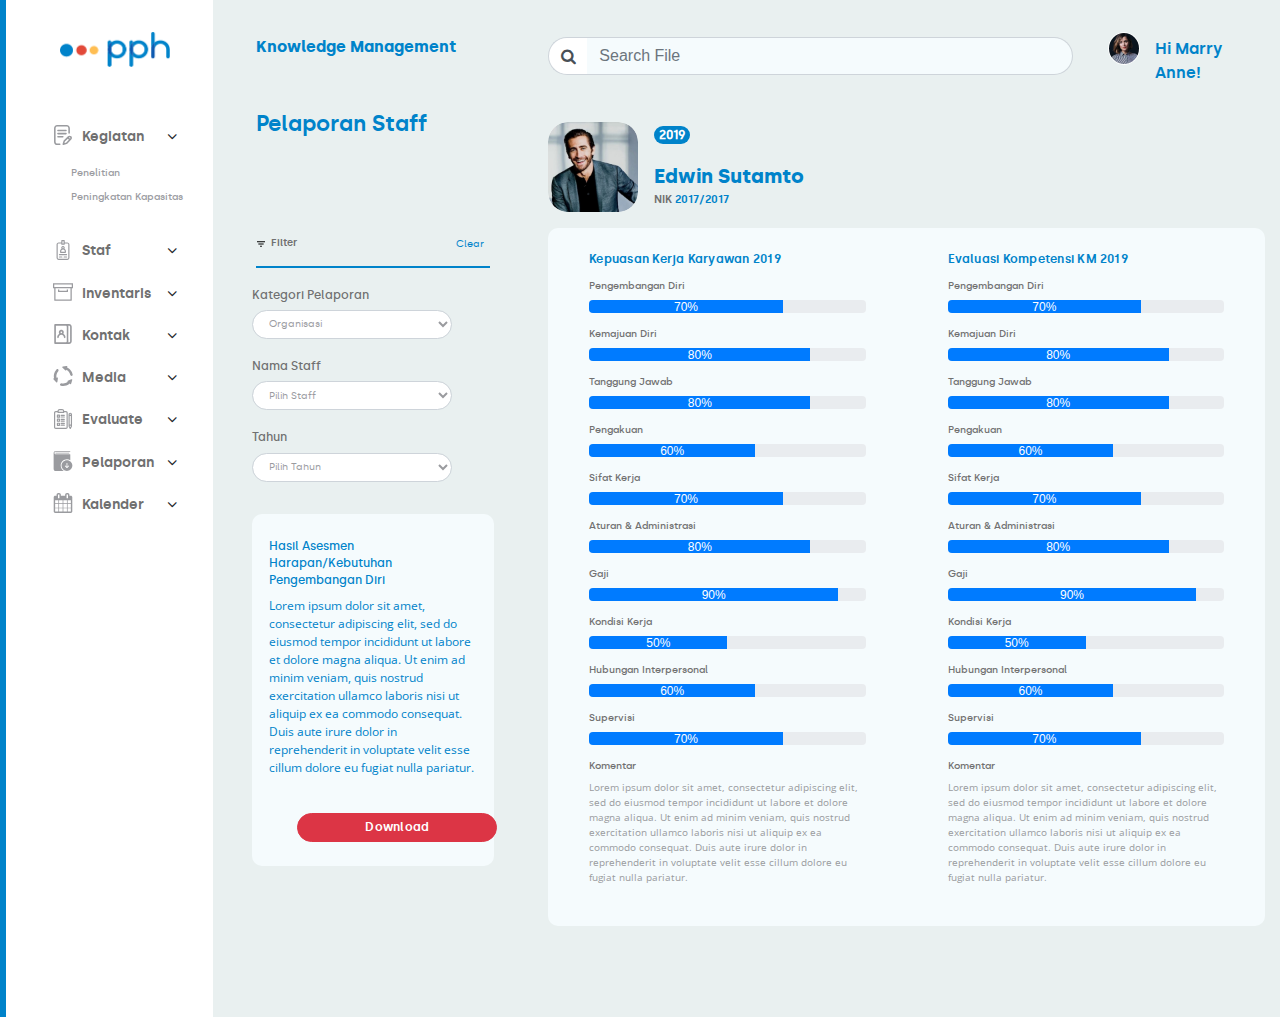
<file: pelaporan-staff.html>
<!doctype html>
<html lang="en">
  <head>
    <!-- Required meta tags -->
    <meta charset="utf-8">
    <meta name="viewport" content="width=device-width, initial-scale=1, shrink-to-fit=no"> 

     <!-- FontAwseme -->
     <link rel="stylesheet" href="https://stackpath.bootstrapcdn.com/font-awesome/4.7.0/css/font-awesome.min.css">   

    <!-- tabel -->
    <link rel="stylesheet" href="https://cdn.datatables.net/1.10.20/css/dataTables.bootstrap4.min.css">

    <link rel="stylesheet" href="https://stackpath.bootstrapcdn.com/bootstrap/4.3.1/css/bootstrap.min.css" integrity="sha384-ggOyR0iXCbMQv3Xipma34MD+dH/1fQ784/j6cY/iJTQUOhcWr7x9JvoRxT2MZw1T" crossorigin="anonymous">
    <link rel="stylesheet" href="css/penelitian.css">

    <!-- font -->
    <link href="https://fonts.googleapis.com/css?family=Open+Sans:300,300i,400,400i,600,600i,700,700i,800,800i&display=swap" rel="stylesheet">
    
    <style>
    @font-face {
        font-family: 'silkaregular';
    src: url('font/Silka-Complete-Webfont/Silka-Roman-Webfont/silka-regular-webfont.woff') format('woff');
    font-weight: normal;
    font-style: normal;
    }

    @font-face {
        font-family: 'silkabold';
        src: url('font/Silka-Complete-Webfont/Silka-Roman-Webfont/silka-bold-webfont.woff') format('woff');
    font-weight: normal;
    font-style: normal;
    }

    @font-face {
        font-family: 'silkalight';
        src: url('font/Silka-Complete-Webfont/Silka-Roman-Webfont/silka-light-webfont.woff') format('woff');
    font-weight: normal;
    font-style: normal;
    }

    @font-face {
        font-family: 'silkamedium';
        src: url('font/Silka-Complete-Webfont/Silka-Roman-Webfont/silka-medium-webfont.woff') format('woff');
    font-weight: normal;
    font-style: normal;
    }

    @font-face {
        font-family: 'silkasemibold';
        src: url('font/Silka-Complete-Webfont/Silka-Roman-Webfont/silka-semibold-webfont.woff') format('woff');
    font-weight: normal;
    font-style: normal;
    }

    @font-face {
        font-family: 'silkaregular_italic';
        src: url('font/Silka-Complete-Webfont/Silka-Italic-Webfont/silka-regularitalic-webfont.woff') format('woff');
    font-weight: normal;
    font-style: normal;
    }
    </style>
    <title>Pelaporan Staff</title>
  </head>
  <body>

    <!-- sidebar -->
    <div class="section">
      <div class="container-fluid">
        <div class="row">
          <div class="col-2 side-nav">
            <div class="logo"><a href="penelitian.html"><img src="logo/logo.png" alt=""></img></div>
            
              <div class="accordion" id="side-nav">
                <div class="card">
                  <div class="card-header collapsed" data-toggle="collapse" href="#nav-1">
                      <a class="card-title"> <span><img class="icon-side-nav" src="icon/001-writing.svg" alt="" srcset=""></span>
                        Kegiatan
                      </a>
                  </div>

              
                  <div id="nav-1" class="collapse show" aria-labelledby="headingOne" data-parent="#side-nav">
                    <div class="card-body">
                      <ul class="list-unstyled">
                        <li class="list-untyled"><a href="penelitian.html">Penelitian</a></li>
                        <li class="list-untyled"><a href="peningkatan-kapasitas.html">Peningkatan Kapasitas</a></li>
                      </ul>
                    </div>
                  </div>
                </div>
                <div class="card">
                  <div class="card-header collapsed" data-toggle="collapse" href="#nav-2">
                      <a class="card-title"> <span><img class="icon-side-nav" src="icon/002-id-card.svg" alt="" srcset=""></span>
                        Staf
                      </a>
                  </div>
                  <div id="nav-2" class="collapse" aria-labelledby="headingTwo" data-parent="#side-nav">
                    <div class="card-body">
                      <ul class="list-unstyled">
                        <li class="list-untyled"><a href="">Penelitian</a></li>
                        <li class="list-untyled"><a href="">Peningkatan Kapasitas</a></li>
                      </ul>                    
                    </div>
                  </div>
                </div>
                <div class="card">
                  <div class="card-header collapsed" data-toggle="collapse" href="#nav-3">
                      <a class="card-title"> <span><img class="icon-side-nav" src="icon/004-archive.svg" alt="" srcset=""></span>
                        Inventaris
                      </a>
                  </div>
                  <div id="nav-3" class="collapse" aria-labelledby="headingThree" data-parent="#side-nav">
                    <div class="card-body">
                      <ul class="list-unstyled">
                        <li class="list-untyled"><a href="">Penelitian</a></li>
                        <li class="list-untyled"><a href="">Peningkatan Kapasitas</a></li>
                      </ul>                    
                    </div>
                  </div>
                </div>
                <div class="card">                    
                  <div class="card-header collapsed" data-toggle="collapse" > <!--     href="#nav-4" -->
                      <a  href="kontak.html" class="card-title"> <span><img class="icon-side-nav" src="icon/006-contacts.svg" alt="" srcset=""></span>
                        Kontak
                      </a>
                  </div>
                  <div id="nav-4" class="collapse" aria-labelledby="headingFour" data-parent="#side-nav">
                    <div class="card-body">
                      <ul class="list-unstyled">
                        <li class="list-untyled"><a href="">Penelitian</a></li>
                        <li class="list-untyled"><a href="">Peningkatan Kapasitas</a></li>
                      </ul>                    
                    </div>
                  </div>
                </div>
                <div class="card">
                  <div class="card-header collapsed" data-toggle="collapse" >
                      <a href="media.html" class="card-title"> <span><img class="icon-side-nav"  src="icon/007-recycle-sign.svg" alt="" srcset=""></span>
                        Media
                      </a>
                  </div>
                  <div id="nav-5" class="collapse" aria-labelledby="headingFive" data-parent="#side-nav">
                    <div class="card-body">
                      <ul class="list-unstyled">
                        <li class="list-untyled"><a href="">Penelitian</a></li>
                        <li class="list-untyled"><a href="">Peningkatan Kapasitas</a></li>
                      </ul>                    
                    </div>
                  </div>
                </div>
                <div class="card">
                  <div class="card-header collapsed" data-toggle="collapse" href="#nav-6">
                      <a class="card-title"> <span><img class="icon-side-nav" src="icon/011-quality.svg" alt="" srcset=""></span>
                        Evaluate
                      </a>
                  </div>
                  <div id="nav-6" class="collapse" aria-labelledby="headingSix" data-parent="#side-nav">
                    <div class="card-body">
                      <ul class="list-unstyled">
                        <li class="list-untyled"><a href="">Penelitian</a></li>
                        <li class="list-untyled"><a href="">Peningkatan Kapasitas</a></li>
                      </ul>                    
                    </div>
                  </div>
                </div>
                <div class="card">
                  <div class="card-header collapsed" data-toggle="collapse" href="#nav-7">
                      <a class="card-title"> <span><img class="icon-side-nav"  src="icon/009-book.svg" alt="" srcset=""></span>
                        Pelaporan
                      </a>
                  </div>
                  <div id="nav-7" class="collapse" aria-labelledby="headingSeven" data-parent="#side-nav">
                    <div class="card-body">
                      <ul class="list-unstyled">
                        <li class="list-untyled"><a href="">Penelitian</a></li>
                        <li class="list-untyled"><a href="">Peningkatan Kapasitas</a></li>
                      </ul>                    
                    </div>
                  </div>
                </div>
                <div class="card">
                  <div class="card-header collapsed" data-toggle="collapse" href="#nav-8">
                      <a class="card-title"> <span><img class="icon-side-nav" src="icon/calendar-with-spring-binder-and-date-blocks.svg"alt="" srcset=""></span>
                        Kalender
                      </a>
                  </div>
                  <div id="nav-8" class="collapse" aria-labelledby="headingEight" data-parent="#side-nav">
                    <div class="card-body">
                      <ul class="list-unstyled">
                        <li class="list-untyled"><a href="">Penelitian</a></li>
                        <li class="list-untyled"><a href="">Peningkatan Kapasitas</a></li>
                      </ul>                    
                    </div>
                  </div>
                </div>
              </div>
            </div> 
            

          <div class="col-3 filter-section">
            <h4>Knowledge Management</h4>
            <h3>Pelaporan Staff</h3>

            <div class="clearfix">
              <div class="filter float-left"><img class="icon-filter" src="icon/filter-results-button.svg" alt="filter">Filter</div>
              <div  class="clear float-right"><button type="button" class="uncheck">Clear</button></div> 
                           
            </div>
            <hr class="batas"> 

            <div class="evaluasi-filter">
              <h6>Kategori Pelaporan</h6>
              <select class="form-control">
                <option>Organisasi</option>
                <option>Lorem, ipsum.</option>
              </select>

              <h6>Nama Staff</h6>
              <select class="form-control">
                <option>Pilih Staff</option>
                <option >Lorem, ipsum dolor.</option>
              </select>

              <h6>Tahun</h6>
              <select class="form-control">
                <option>Pilih Tahun</option>
                <option >Lorem, ipsum dolor.</option>
              </select>
            </div>

            <div class="pelaporan-staff-hasil">
              <h5>Hasil Asesmen Harapan/Kebutuhan Pengembangan Diri</h5>
              <p>Lorem ipsum dolor sit amet, consectetur adipiscing elit, sed do eiusmod tempor incididunt ut labore et dolore magna aliqua. Ut enim ad minim veniam, quis nostrud exercitation ullamco laboris nisi ut aliquip ex ea commodo consequat. Duis aute irure dolor in reprehenderit in voluptate velit esse cillum dolore eu fugiat nulla pariatur.
              </p>
              <button type="submit" class="btn btn-danger"> <a href="" class="text-white">Download</a></button>
            </div>
            
          </div>

          
          <div class="col-7 tabel-group ">
            <div class="row">
              <div class="col-9 search-group">
                <form action="">
                  <div class="input-group flex-nowrap search">
                    <div class="input-group-prepend">
                      <span class="input-group-text" id="addon-wrapping"><i class="fa fa-search" aria-hidden="true"></i></span>
                    </div>
                    <input type="text" class="form-control" placeholder="Search File" aria-label="" aria-describedby="addon-wrapping">
                  </div>                  
                </form>                  
              </div>
              <div class="col-3">
                <img class="account float-left" src="img/img-account.png" alt="">
                  <div class="nama fleat-rigt">Hi Marry Anne!</div>
              </div>
            </div>


            <!-- <div class="alert alert-warning alert-dismissible fade show" role="alert">
              Lorem ipsum dolor sit amet, consectetur adipiscing elit, sed do eiusmod tempor incididunt ut labore et dolore magna aliqua. Ut enim ad minim veniam, quis nostrud exercitation ullamco laboris nisi ut aliquip ex ea commodo consequat. Duis aute irure dolor in reprehenderit in voluptate velit esse cillum dolore eu.
              <button type="button" class="close" data-dismiss="alert" aria-label="Close">
                <span aria-hidden="true">&times;</span>
              </button>
            </div> -->

            <div class="pelaporan-staff-user">
              <div class="media">
                <img src="img/staff.jpg" class="mr-3 img-staff" alt="...">
                <div class="media-body ">
                  <span class="badge badge-primary">2019</span>
                  <h3 class="mb-auto">Edwin Sutamto </h4>
                  <h4>NIK <span>2017/2017</span></h4>
                </div>
              </div>
            </div>

            <div class="progress-pelaporan-staff">
              <div class="row tabel-progres-user">
                <div class="col pel-kepuasan-kerja">
                  <h5>Kepuasan Kerja Karyawan 2019</h5>
                  <h6>Pengembangan Diri</h6>
                  <div class="progress" style="height: 13px;">
                    <div class="progress-bar " role="progressbar" style="width: 70%" aria-valuenow="70" aria-valuemin="0" aria-valuemax="100">70%</div>
                  </div>

                  <h6>Kemajuan Diri</h6>
                  <div class="progress" style="height: 13px;">
                    <div class="progress-bar " role="progressbar" style="width: 80%" aria-valuenow="80" aria-valuemin="0" aria-valuemax="100">80%</div>
                  </div>

                  <h6>Tanggung Jawab</h6>
                  <div class="progress" style="height: 13px;">
                    <div class="progress-bar " role="progressbar" style="width: 80%" aria-valuenow="80" aria-valuemin="0" aria-valuemax="100">80%</div>
                  </div>

                  <h6>Pengakuan</h6>
                  <div class="progress" style="height: 13px;">
                    <div class="progress-bar " role="progressbar" style="width: 60%" aria-valuenow="60" aria-valuemin="0" aria-valuemax="100">60%</div>
                  </div>

                  <h6>Sifat Kerja</h6>
                  <div class="progress" style="height: 13px;">
                    <div class="progress-bar " role="progressbar" style="width: 70%" aria-valuenow="70" aria-valuemin="0" aria-valuemax="100">70%</div>
                  </div>

                  <h6>Aturan & Administrasi</h6>
                  <div class="progress" style="height: 13px;">
                    <div class="progress-bar " role="progressbar" style="width: 80%" aria-valuenow="80" aria-valuemin="0" aria-valuemax="100">80%</div>
                  </div>

                  <h6>Gaji</h6>
                  <div class="progress" style="height: 13px;">
                    <div class="progress-bar " role="progressbar" style="width: 90%" aria-valuenow="90" aria-valuemin="0" aria-valuemax="100">90%</div>
                  </div>

                  <h6>Kondisi Kerja</h6>
                  <div class="progress" style="height: 13px;">
                    <div class="progress-bar " role="progressbar" style="width: 50%" aria-valuenow="50" aria-valuemin="0" aria-valuemax="100">50%</div>
                  </div>

                  <h6>Hubungan Interpersonal</h6>
                  <div class="progress" style="height: 13px;">
                    <div class="progress-bar " role="progressbar" style="width: 60%" aria-valuenow="60" aria-valuemin="0" aria-valuemax="100">60%</div>
                  </div>

                  <h6>Supervisi</h6>
                  <div class="progress" style="height: 13px;">
                    <div class="progress-bar " role="progressbar" style="width: 70%" aria-valuenow="70" aria-valuemin="0" aria-valuemax="100">70%</div>
                  </div>

                  <div class="komentar">
                    <h6>Komentar</h6>
                    <p>Lorem ipsum dolor sit amet, consectetur adipiscing elit, sed do eiusmod tempor incididunt ut labore et dolore magna aliqua. Ut enim ad minim veniam, quis nostrud exercitation ullamco laboris nisi ut aliquip ex ea commodo consequat. Duis aute irure dolor in reprehenderit in voluptate velit esse cillum dolore eu fugiat nulla pariatur.
                      </p>
                  </div>
                </div>

                
                <div class="col pel-evaluasi-kompetensi">
                  <h5>Evaluasi Kompetensi KM 2019</h5>
                  <h6>Pengembangan Diri</h6>
                  <div class="progress" style="height: 13px;">
                    <div class="progress-bar " role="progressbar" style="width: 70%" aria-valuenow="70" aria-valuemin="0" aria-valuemax="100">70%</div>
                  </div>

                  <h6>Kemajuan Diri</h6>
                  <div class="progress" style="height: 13px;">
                    <div class="progress-bar " role="progressbar" style="width: 80%" aria-valuenow="80" aria-valuemin="0" aria-valuemax="100">80%</div>
                  </div>

                  <h6>Tanggung Jawab</h6>
                  <div class="progress" style="height: 13px;">
                    <div class="progress-bar " role="progressbar" style="width: 80%" aria-valuenow="80" aria-valuemin="0" aria-valuemax="100">80%</div>
                  </div>

                  <h6>Pengakuan</h6>
                  <div class="progress" style="height: 13px;">
                    <div class="progress-bar " role="progressbar" style="width: 60%" aria-valuenow="60" aria-valuemin="0" aria-valuemax="100">60%</div>
                  </div>

                  <h6>Sifat Kerja</h6>
                  <div class="progress" style="height: 13px;">
                    <div class="progress-bar " role="progressbar" style="width: 70%" aria-valuenow="70" aria-valuemin="0" aria-valuemax="100">70%</div>
                  </div>

                  <h6>Aturan & Administrasi</h6>
                  <div class="progress" style="height: 13px;">
                    <div class="progress-bar " role="progressbar" style="width: 80%" aria-valuenow="80" aria-valuemin="0" aria-valuemax="100">80%</div>
                  </div>

                  <h6>Gaji</h6>
                  <div class="progress" style="height: 13px;">
                    <div class="progress-bar " role="progressbar" style="width: 90%" aria-valuenow="90" aria-valuemin="0" aria-valuemax="100">90%</div>
                  </div>

                  <h6>Kondisi Kerja</h6>
                  <div class="progress" style="height: 13px;">
                    <div class="progress-bar " role="progressbar" style="width: 50%" aria-valuenow="50" aria-valuemin="0" aria-valuemax="100">50%</div>
                  </div>

                  <h6>Hubungan Interpersonal</h6>
                  <div class="progress" style="height: 13px;">
                    <div class="progress-bar " role="progressbar" style="width: 60%" aria-valuenow="60" aria-valuemin="0" aria-valuemax="100">60%</div>
                  </div>

                  <h6>Supervisi</h6>
                  <div class="progress" style="height: 13px;">
                    <div class="progress-bar " role="progressbar" style="width: 70%" aria-valuenow="70" aria-valuemin="0" aria-valuemax="100">70%</div>
                  </div>

                  <div class="komentar">
                    <h6>Komentar</h6>
                    <p>Lorem ipsum dolor sit amet, consectetur adipiscing elit, sed do eiusmod tempor incididunt ut labore et dolore magna aliqua. Ut enim ad minim veniam, quis nostrud exercitation ullamco laboris nisi ut aliquip ex ea commodo consequat. Duis aute irure dolor in reprehenderit in voluptate velit esse cillum dolore eu fugiat nulla pariatur.
                      </p>
                  </div>
                </div>
              
              </div>
            </div>
            
            
          </div>
        </div>
      </div>
    </div>

    <!-- Optional JavaScript -->
    <!-- jQuery first, then Popper.js, then Bootstrap JS -->
    <script src="https://code.jquery.com/jquery-3.3.1.slim.min.js" integrity="sha384-q8i/X+965DzO0rT7abK41JStQIAqVgRVzpbzo5smXKp4YfRvH+8abtTE1Pi6jizo" crossorigin="anonymous"></script>
    <script src="https://cdnjs.cloudflare.com/ajax/libs/popper.js/1.14.7/umd/popper.min.js" integrity="sha384-UO2eT0CpHqdSJQ6hJty5KVphtPhzWj9WO1clHTMGa3JDZwrnQq4sF86dIHNDz0W1" crossorigin="anonymous"></script>
    <script src="https://stackpath.bootstrapcdn.com/bootstrap/4.3.1/js/bootstrap.min.js" integrity="sha384-JjSmVgyd0p3pXB1rRibZUAYoIIy6OrQ6VrjIEaFf/nJGzIxFDsf4x0xIM+B07jRM" crossorigin="anonymous"></script>
    
    <!-- plugin datatables -->
    <script>
        $(document).ready(function() {
            $('#penelitian').DataTable();
        } );
      </script>
      <script src="https://cdn.datatables.net/1.10.20/js/jquery.dataTables.min.js"></script>
      <script src="https://cdn.datatables.net/1.10.20/js/dataTables.bootstrap4.min.js"></script>

      <script>
          $(document).ready(function(){
              $(".check").click(function(){
                  $("#ceklis").prop("checked", true);
              });
              $(".uncheck").click(function(){
                  $("#ceklis").prop("checked", false);
              });
          });
        </script>
  
  
  </body>
</html>
</file>
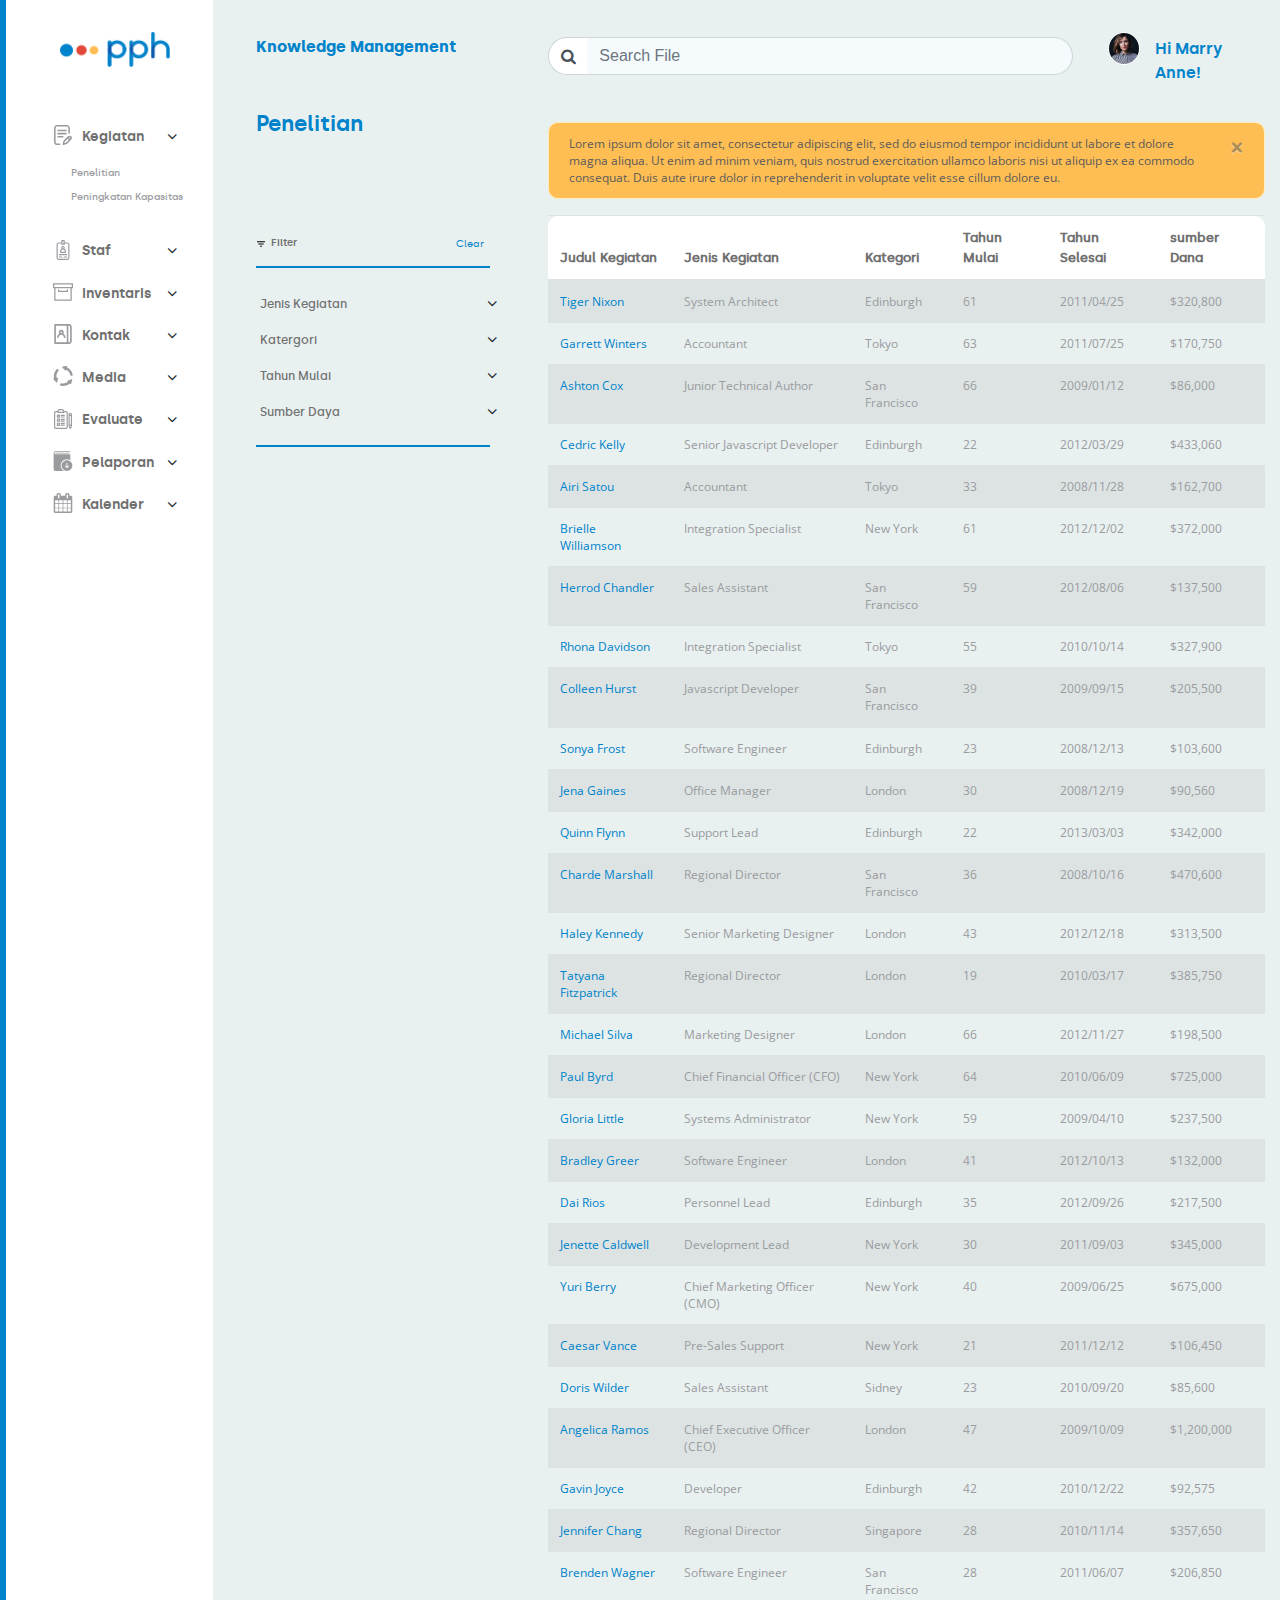
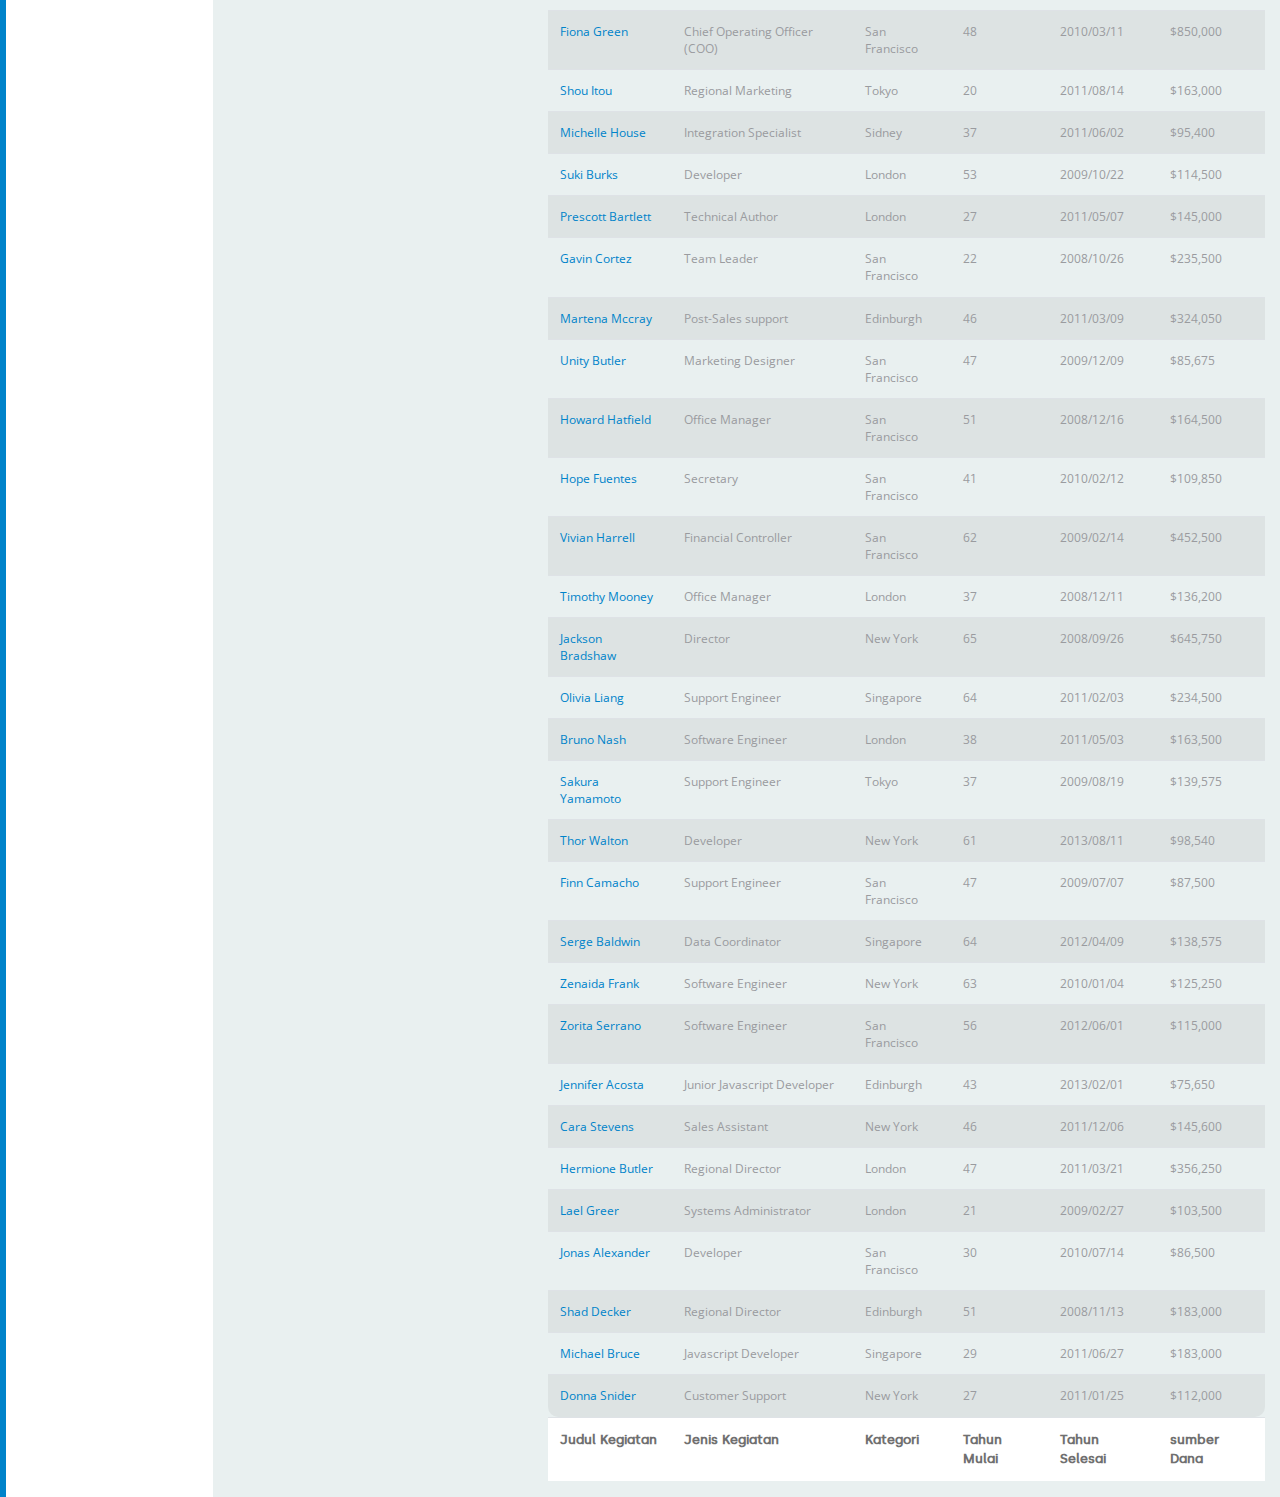
<file: penelitian.html>
<!doctype html>
<html lang="en">
  <head>
    <!-- Required meta tags -->
    <meta charset="utf-8">
    <meta name="viewport" content="width=device-width, initial-scale=1, shrink-to-fit=no"> 

     <!-- FontAwseme -->
     <link rel="stylesheet" href="https://stackpath.bootstrapcdn.com/font-awesome/4.7.0/css/font-awesome.min.css">   

    <!-- tabel -->
    <link rel="stylesheet" href="https://cdn.datatables.net/1.10.20/css/dataTables.bootstrap4.min.css">

    <link rel="stylesheet" href="https://stackpath.bootstrapcdn.com/bootstrap/4.3.1/css/bootstrap.min.css" integrity="sha384-ggOyR0iXCbMQv3Xipma34MD+dH/1fQ784/j6cY/iJTQUOhcWr7x9JvoRxT2MZw1T" crossorigin="anonymous">
    <link rel="stylesheet" href="css/penelitian.css">

    <!-- font -->
    <link href="https://fonts.googleapis.com/css?family=Open+Sans:300,300i,400,400i,600,600i,700,700i,800,800i&display=swap" rel="stylesheet">
    
    <style>
    @font-face {
        font-family: 'silkaregular';
    src: url('font/Silka-Complete-Webfont/Silka-Roman-Webfont/silka-regular-webfont.woff') format('woff');
    font-weight: normal;
    font-style: normal;
    }

    @font-face {
        font-family: 'silkabold';
        src: url('font/Silka-Complete-Webfont/Silka-Roman-Webfont/silka-bold-webfont.woff') format('woff');
    font-weight: normal;
    font-style: normal;
    }

    @font-face {
        font-family: 'silkalight';
        src: url('font/Silka-Complete-Webfont/Silka-Roman-Webfont/silka-light-webfont.woff') format('woff');
    font-weight: normal;
    font-style: normal;
    }

    @font-face {
        font-family: 'silkamedium';
        src: url('font/Silka-Complete-Webfont/Silka-Roman-Webfont/silka-medium-webfont.woff') format('woff');
    font-weight: normal;
    font-style: normal;
    }

    @font-face {
        font-family: 'silkasemibold';
        src: url('font/Silka-Complete-Webfont/Silka-Roman-Webfont/silka-semibold-webfont.woff') format('woff');
    font-weight: normal;
    font-style: normal;
    }

    @font-face {
        font-family: 'silkaregular_italic';
        src: url('font/Silka-Complete-Webfont/Silka-Italic-Webfont/silka-regularitalic-webfont.woff') format('woff');
    font-weight: normal;
    font-style: normal;
    }
    </style>
    <title>Penelitian</title>
  </head>
  <body>

    <!-- sidebar -->
    <div class="section">
      <div class="container-fluid">
        <div class="row">
          <div class="col-2 side-nav">
            <div class="logo"><a href="penelitian.html"><img src="logo/logo.png" alt=""></img></div>
            
              <div class="accordion" id="side-nav">
                <div class="card">
                  <div class="card-header collapsed" data-toggle="collapse" href="#nav-1">
                      <a class="card-title"> <span><img class="icon-side-nav" src="icon/001-writing.svg" alt="" srcset=""></span>
                        Kegiatan
                      </a>
                  </div>

              
                  <div id="nav-1" class="collapse show" aria-labelledby="headingOne" data-parent="#side-nav">
                    <div class="card-body">
                      <ul class="list-unstyled">
                        <li class="list-untyled"><a href="penelitian.html">Penelitian</a></li>
                        <li class="list-untyled"><a href="peningkatan-kapasitas.html">Peningkatan Kapasitas</a></li>
                      </ul>
                    </div>
                  </div>
                </div>
                <div class="card">
                  <div class="card-header collapsed" data-toggle="collapse" href="#nav-2">
                      <a class="card-title"> <span><img class="icon-side-nav" src="icon/002-id-card.svg" alt="" srcset=""></span>
                        Staf
                      </a>
                  </div>
                  <div id="nav-2" class="collapse" aria-labelledby="headingTwo" data-parent="#side-nav">
                    <div class="card-body">
                      <ul class="list-unstyled">
                        <li class="list-untyled"><a href="">Penelitian</a></li>
                        <li class="list-untyled"><a href="">Peningkatan Kapasitas</a></li>
                      </ul>                    
                    </div>
                  </div>
                </div>
                <div class="card">
                  <div class="card-header collapsed" data-toggle="collapse" href="#nav-3">
                      <a class="card-title"> <span><img class="icon-side-nav" src="icon/004-archive.svg" alt="" srcset=""></span>
                        Inventaris
                      </a>
                  </div>
                  <div id="nav-3" class="collapse" aria-labelledby="headingThree" data-parent="#side-nav">
                    <div class="card-body">
                      <ul class="list-unstyled">
                        <li class="list-untyled"><a href="">Penelitian</a></li>
                        <li class="list-untyled"><a href="">Peningkatan Kapasitas</a></li>
                      </ul>                    
                    </div>
                  </div>
                </div>
                <div class="card">                    
                  <div class="card-header collapsed" data-toggle="collapse" > <!--     href="#nav-4" -->
                      <a  href="kontak.html" class="card-title"> <span><img class="icon-side-nav" src="icon/006-contacts.svg" alt="" srcset=""></span>
                        Kontak
                      </a>
                  </div>
                  <div id="nav-4" class="collapse" aria-labelledby="headingFour" data-parent="#side-nav">
                    <div class="card-body">
                      <ul class="list-unstyled">
                        <li class="list-untyled"><a href="">Penelitian</a></li>
                        <li class="list-untyled"><a href="">Peningkatan Kapasitas</a></li>
                      </ul>                    
                    </div>
                  </div>
                </div>
                <div class="card">
                  <div class="card-header collapsed" data-toggle="collapse" >
                      <a href="media.html" class="card-title"> <span><img class="icon-side-nav"  src="icon/007-recycle-sign.svg" alt="" srcset=""></span>
                        Media
                      </a>
                  </div>
                  <div id="nav-5" class="collapse" aria-labelledby="headingFive" data-parent="#side-nav">
                    <div class="card-body">
                      <ul class="list-unstyled">
                        <li class="list-untyled"><a href="">Penelitian</a></li>
                        <li class="list-untyled"><a href="">Peningkatan Kapasitas</a></li>
                      </ul>                    
                    </div>
                  </div>
                </div>
                <div class="card">
                  <div class="card-header collapsed" data-toggle="collapse" href="#nav-6">
                      <a class="card-title"> <span><img class="icon-side-nav" src="icon/011-quality.svg" alt="" srcset=""></span>
                        Evaluate
                      </a>
                  </div>
                  <div id="nav-6" class="collapse" aria-labelledby="headingSix" data-parent="#side-nav">
                    <div class="card-body">
                      <ul class="list-unstyled">
                        <li class="list-untyled"><a href="">Penelitian</a></li>
                        <li class="list-untyled"><a href="">Peningkatan Kapasitas</a></li>
                      </ul>                    
                    </div>
                  </div>
                </div>
                <div class="card">
                  <div class="card-header collapsed" data-toggle="collapse" href="#nav-7">
                      <a class="card-title"> <span><img class="icon-side-nav"  src="icon/009-book.svg" alt="" srcset=""></span>
                        Pelaporan
                      </a>
                  </div>
                  <div id="nav-7" class="collapse" aria-labelledby="headingSeven" data-parent="#side-nav">
                    <div class="card-body">
                      <ul class="list-unstyled">
                        <li class="list-untyled"><a href="">Penelitian</a></li>
                        <li class="list-untyled"><a href="">Peningkatan Kapasitas</a></li>
                      </ul>                    
                    </div>
                  </div>
                </div>
                <div class="card">
                  <div class="card-header collapsed" data-toggle="collapse" href="#nav-8">
                      <a class="card-title"> <span><img class="icon-side-nav" src="icon/calendar-with-spring-binder-and-date-blocks.svg"alt="" srcset=""></span>
                        Kalender
                      </a>
                  </div>
                  <div id="nav-8" class="collapse" aria-labelledby="headingEight" data-parent="#side-nav">
                    <div class="card-body">
                      <ul class="list-unstyled">
                        <li class="list-untyled"><a href="">Penelitian</a></li>
                        <li class="list-untyled"><a href="">Peningkatan Kapasitas</a></li>
                      </ul>                    
                    </div>
                  </div>
                </div>
              </div>
            </div> 
            

          <div class="col-3 filter-section">
            <h4>Knowledge Management</h4>
            <h3>Penelitian</h3>

            <div class="clearfix">
              <div class="filter float-left"><img class="icon-filter" src="icon/filter-results-button.svg" alt="filter">Filter</div>
              <div  class="clear float-right"><button type="button" class="uncheck">Clear</button></div> 
                           
            </div>
            <hr class="batas"> 

            <div id="accordion" class="accordion">
              <div class="card mb-0">
                  <!-- Jenis Kegiatan -->
                  <div class="card-header collapsed" data-toggle="collapse" href="#collapseSatu">
                      <a class="card-title">
                          Jenis Kegiatan
                      </a>
                  </div>
                  <div id="collapseSatu" class="card-body collapse" data-parent="#accordion" >
                    <div class="form-check">
                      <label>
                        <input type="checkbox" name="check" checked> <span class="label-text">Option 01</span>
                      </label>
                    </div>
                  </div>
                  <!-- Katergori -->
                  <div class="card-header collapsed" data-toggle="collapse" data-parent="#accordion" href="#collapseDua">
                      <a class="card-title">
                        Katergori
                      </a>
                  </div>
                  <div id="collapseDua" class="card-body collapse" data-parent="#accordion" >
                    <div class="form-check">
                      <label>
                        <input type="checkbox" name="check" checked> <span class="label-text">Tampilkan Semua</span>
                      </label>
                    </div>
                    <div class="form-check">
                      <label>
                        <input type="checkbox" name="check" > <span class="label-text">Kebijakan</span>
                      </label>
                    </div>
                    <div class="form-check">
                      <label>
                        <input type="checkbox" name="check" > <span class="label-text">Bio-Medis</span>
                      </label>
                    </div>
                    <div class="form-check">
                      <label>
                        <input type="checkbox" name="check" > <span class="label-text">Sosial-Perilaku</span>
                      </label>
                    </div>
                    <div class="form-check">
                      <label>
                        <input type="checkbox" name="check" > <span class="label-text">Lecture-Series</span>
                      </label>
                    </div>
                    <div class="form-check">
                      <label>
                        <input type="checkbox" name="check" > <span class="label-text">Workshop</span>
                      </label>
                    </div>
                    <div class="form-check">
                      <label>
                        <input type="checkbox" name="check" > <span class="label-text">Pelatihan</span>
                      </label>
                    </div>
                    <div class="form-check">
                      <label>
                        <input type="checkbox" name="check" > <span class="label-text">Fun Sharing Day</span>
                      </label>
                    </div>
                    <div class="form-check">
                      <label>
                        <input type="checkbox" name="check" > <span class="label-text">Khursus Online</span>
                      </label>
                    </div>
                    <div class="form-check">
                      <label>
                        <input type="checkbox" name="check" > <span class="label-text">Pertemuan</span>
                      </label>
                    </div>
                  </div>
                  <!-- Tahun Mulai -->
                  <div class="card-header collapsed" data-toggle="collapse" data-parent="#accordion" href="#collapseTiga">
                      <a class="card-title">
                        Tahun Mulai
                      </a>
                  </div>
                  <div id="collapseTiga" class="collapse" data-parent="#accordion" >
                    <div class="form-check">
                      <label>
                        <input type="checkbox" name="check" > <span class="label-text">Pertemuan</span>
                      </label>
                    </div>
                  </div>
                  <!-- Sumber Daya -->
                  <div class="card-header collapsed" data-toggle="collapse" data-parent="#accordion" href="#collapseFour">
                      <a class="card-title">
                        Sumber Daya
                      </a>
                  </div>
                  <div id="collapseFour" class="collapse" data-parent="#accordion" >
                    <div class="form-check">
                      <label>
                        <input type="checkbox" name="check" > <span class="label-text">Pertemuan</span>
                      </label>
                    </div>
                  </div>
              </div>
            </div>
            <hr class="batas">   
          </div>

          
          <div class="col-7 tabel-group ">
            <div class="row">
              <div class="col-9 search-group">
                <form action="">
                  <div class="input-group flex-nowrap search">
                    <div class="input-group-prepend">
                      <span class="input-group-text" id="addon-wrapping"><i class="fa fa-search" aria-hidden="true"></i></span>
                    </div>
                    <input type="text" class="form-control" placeholder="Search File" aria-label="" aria-describedby="addon-wrapping">
                  </div>                  
                </form>                  
              </div>
              <div class="col-3">
                <img class="account float-left" src="img/img-account.png" alt="">
                  <div class="nama fleat-rigt">Hi Marry Anne!</div>
              </div>
            </div>


            <div class="alert alert-warning alert-dismissible fade show" role="alert">
              Lorem ipsum dolor sit amet, consectetur adipiscing elit, sed do eiusmod tempor incididunt ut labore et dolore magna aliqua. Ut enim ad minim veniam, quis nostrud exercitation ullamco laboris nisi ut aliquip ex ea commodo consequat. Duis aute irure dolor in reprehenderit in voluptate velit esse cillum dolore eu.
              <button type="button" class="close" data-dismiss="alert" aria-label="Close">
                <span aria-hidden="true">&times;</span>
              </button>
            </div>

            <table id="penelitian" class="table table-striped radius-tabel" style="width:100%">
              <thead>
                  <tr>
                      <th>Judul Kegiatan</th>
                      <th>Jenis Kegiatan</th>
                      <th>Kategori</th>
                      <th>Tahun Mulai</th>
                      <th>Tahun Selesai</th>
                      <th>sumber Dana</th>
                  </tr>
              </thead>
              <tbody>
                  <tr>
                      <td class="tbl-keg" >Tiger Nixon</td>
                      <td>System Architect</td>
                      <td>Edinburgh</td>
                      <td>61</td>
                      <td>2011/04/25</td>
                      <td>$320,800</td>
                  </tr>
                  <tr>
                      <td class="tbl-keg">Garrett Winters</td>
                      <td>Accountant</td>
                      <td>Tokyo</td>
                      <td>63</td>
                      <td>2011/07/25</td>
                      <td>$170,750</td>
                  </tr>
                  <tr>
                      <td class="tbl-keg">Ashton Cox</td>
                      <td>Junior Technical Author</td>
                      <td>San Francisco</td>
                      <td>66</td>
                      <td>2009/01/12</td>
                      <td>$86,000</td>
                  </tr>
                  <tr>
                      <td class="tbl-keg">Cedric Kelly</td>
                      <td>Senior Javascript Developer</td>
                      <td>Edinburgh</td>
                      <td>22</td>
                      <td>2012/03/29</td>
                      <td>$433,060</td>
                  </tr>
                  <tr>
                      <td class="tbl-keg">Airi Satou</td>
                      <td>Accountant</td>
                      <td>Tokyo</td>
                      <td>33</td>
                      <td>2008/11/28</td>
                      <td>$162,700</td>
                  </tr>
                  <tr>
                      <td class="tbl-keg">Brielle Williamson</td>
                      <td>Integration Specialist</td>
                      <td>New York</td>
                      <td>61</td>
                      <td>2012/12/02</td>
                      <td>$372,000</td>
                  </tr>
                  <tr>
                      <td class="tbl-keg">Herrod Chandler</td>
                      <td>Sales Assistant</td>
                      <td>San Francisco</td>
                      <td>59</td>
                      <td>2012/08/06</td>
                      <td>$137,500</td>
                  </tr>
                  <tr>
                      <td class="tbl-keg">Rhona Davidson</td>
                      <td>Integration Specialist</td>
                      <td>Tokyo</td>
                      <td>55</td>
                      <td>2010/10/14</td>
                      <td>$327,900</td>
                  </tr>
                  <tr>
                      <td class="tbl-keg">Colleen Hurst</td>
                      <td>Javascript Developer</td>
                      <td>San Francisco</td>
                      <td>39</td>
                      <td>2009/09/15</td>
                      <td>$205,500</td>
                  </tr>
                  <tr>
                      <td class="tbl-keg">Sonya Frost</td>
                      <td>Software Engineer</td>
                      <td>Edinburgh</td>
                      <td>23</td>
                      <td>2008/12/13</td>
                      <td>$103,600</td>
                  </tr>
                  <tr>
                      <td class="tbl-keg">Jena Gaines</td>
                      <td>Office Manager</td>
                      <td>London</td>
                      <td>30</td>
                      <td>2008/12/19</td>
                      <td>$90,560</td>
                  </tr>
                  <tr>
                      <td class="tbl-keg">Quinn Flynn</td>
                      <td>Support Lead</td>
                      <td>Edinburgh</td>
                      <td>22</td>
                      <td>2013/03/03</td>
                      <td>$342,000</td>
                  </tr>
                  <tr>
                      <td class="tbl-keg">Charde Marshall</td>
                      <td>Regional Director</td>
                      <td>San Francisco</td>
                      <td>36</td>
                      <td>2008/10/16</td>
                      <td>$470,600</td>
                  </tr>
                  <tr>
                      <td class="tbl-keg">Haley Kennedy</td>
                      <td>Senior Marketing Designer</td>
                      <td>London</td>
                      <td>43</td>
                      <td>2012/12/18</td>
                      <td>$313,500</td>
                  </tr>
                  <tr>
                      <td class="tbl-keg">Tatyana Fitzpatrick</td>
                      <td>Regional Director</td>
                      <td>London</td>
                      <td>19</td>
                      <td>2010/03/17</td>
                      <td>$385,750</td>
                  </tr>
                  <tr>
                      <td class="tbl-keg">Michael Silva</td>
                      <td>Marketing Designer</td>
                      <td>London</td>
                      <td>66</td>
                      <td>2012/11/27</td>
                      <td>$198,500</td>
                  </tr>
                  <tr>
                      <td class="tbl-keg">Paul Byrd</td>
                      <td>Chief Financial Officer (CFO)</td>
                      <td>New York</td>
                      <td>64</td>
                      <td>2010/06/09</td>
                      <td>$725,000</td>
                  </tr>
                  <tr>
                      <td class="tbl-keg">Gloria Little</td>
                      <td>Systems Administrator</td>
                      <td>New York</td>
                      <td>59</td>
                      <td>2009/04/10</td>
                      <td>$237,500</td>
                  </tr>
                  <tr>
                      <td class="tbl-keg">Bradley Greer</td>
                      <td>Software Engineer</td>
                      <td>London</td>
                      <td>41</td>
                      <td>2012/10/13</td>
                      <td>$132,000</td>
                  </tr>
                  <tr>
                      <td class="tbl-keg">Dai Rios</td>
                      <td>Personnel Lead</td>
                      <td>Edinburgh</td>
                      <td>35</td>
                      <td>2012/09/26</td>
                      <td>$217,500</td>
                  </tr>
                  <tr>
                      <td class="tbl-keg">Jenette Caldwell</td>
                      <td>Development Lead</td>
                      <td>New York</td>
                      <td>30</td>
                      <td>2011/09/03</td>
                      <td>$345,000</td>
                  </tr>
                  <tr>
                      <td class="tbl-keg">Yuri Berry</td>
                      <td>Chief Marketing Officer (CMO)</td>
                      <td>New York</td>
                      <td>40</td>
                      <td>2009/06/25</td>
                      <td>$675,000</td>
                  </tr>
                  <tr>
                      <td class="tbl-keg">Caesar Vance</td>
                      <td>Pre-Sales Support</td>
                      <td>New York</td>
                      <td>21</td>
                      <td>2011/12/12</td>
                      <td>$106,450</td>
                  </tr>
                  <tr>
                      <td class="tbl-keg">Doris Wilder</td>
                      <td>Sales Assistant</td>
                      <td>Sidney</td>
                      <td>23</td>
                      <td>2010/09/20</td>
                      <td>$85,600</td>
                  </tr>
                  <tr>
                      <td class="tbl-keg">Angelica Ramos</td>
                      <td>Chief Executive Officer (CEO)</td>
                      <td>London</td>
                      <td>47</td>
                      <td>2009/10/09</td>
                      <td>$1,200,000</td>
                  </tr>
                  <tr>
                      <td class="tbl-keg">Gavin Joyce</td>
                      <td>Developer</td>
                      <td>Edinburgh</td>
                      <td>42</td>
                      <td>2010/12/22</td>
                      <td>$92,575</td>
                  </tr>
                  <tr>
                      <td class="tbl-keg">Jennifer Chang</td>
                      <td>Regional Director</td>
                      <td>Singapore</td>
                      <td>28</td>
                      <td>2010/11/14</td>
                      <td>$357,650</td>
                  </tr>
                  <tr>
                      <td class="tbl-keg">Brenden Wagner</td>
                      <td>Software Engineer</td>
                      <td>San Francisco</td>
                      <td>28</td>
                      <td>2011/06/07</td>
                      <td>$206,850</td>
                  </tr>
                  <tr>
                      <td class="tbl-keg">Fiona Green</td>
                      <td>Chief Operating Officer (COO)</td>
                      <td>San Francisco</td>
                      <td>48</td>
                      <td>2010/03/11</td>
                      <td>$850,000</td>
                  </tr>
                  <tr>
                      <td class="tbl-keg">Shou Itou</td>
                      <td>Regional Marketing</td>
                      <td>Tokyo</td>
                      <td>20</td>
                      <td>2011/08/14</td>
                      <td>$163,000</td>
                  </tr>
                  <tr>
                      <td class="tbl-keg">Michelle House</td>
                      <td>Integration Specialist</td>
                      <td>Sidney</td>
                      <td>37</td>
                      <td>2011/06/02</td>
                      <td>$95,400</td>
                  </tr>
                  <tr>
                      <td class="tbl-keg">Suki Burks</td>
                      <td>Developer</td>
                      <td>London</td>
                      <td>53</td>
                      <td>2009/10/22</td>
                      <td>$114,500</td>
                  </tr>
                  <tr>
                      <td class="tbl-keg">Prescott Bartlett</td>
                      <td>Technical Author</td>
                      <td>London</td>
                      <td>27</td>
                      <td>2011/05/07</td>
                      <td>$145,000</td>
                  </tr>
                  <tr>
                      <td class="tbl-keg">Gavin Cortez</td>
                      <td>Team Leader</td>
                      <td>San Francisco</td>
                      <td>22</td>
                      <td>2008/10/26</td>
                      <td>$235,500</td>
                  </tr>
                  <tr>
                      <td class="tbl-keg">Martena Mccray</td>
                      <td>Post-Sales support</td>
                      <td>Edinburgh</td>
                      <td>46</td>
                      <td>2011/03/09</td>
                      <td>$324,050</td>
                  </tr>
                  <tr>
                      <td class="tbl-keg">Unity Butler</td>
                      <td>Marketing Designer</td>
                      <td>San Francisco</td>
                      <td>47</td>
                      <td>2009/12/09</td>
                      <td>$85,675</td>
                  </tr>
                  <tr>
                      <td class="tbl-keg">Howard Hatfield</td>
                      <td>Office Manager</td>
                      <td>San Francisco</td>
                      <td>51</td>
                      <td>2008/12/16</td>
                      <td>$164,500</td>
                  </tr>
                  <tr>
                      <td class="tbl-keg">Hope Fuentes</td>
                      <td>Secretary</td>
                      <td>San Francisco</td>
                      <td>41</td>
                      <td>2010/02/12</td>
                      <td>$109,850</td>
                  </tr>
                  <tr>
                      <td class="tbl-keg">Vivian Harrell</td>
                      <td>Financial Controller</td>
                      <td>San Francisco</td>
                      <td>62</td>
                      <td>2009/02/14</td>
                      <td>$452,500</td>
                  </tr>
                  <tr>
                      <td class="tbl-keg">Timothy Mooney</td>
                      <td>Office Manager</td>
                      <td>London</td>
                      <td>37</td>
                      <td>2008/12/11</td>
                      <td>$136,200</td>
                  </tr>
                  <tr>
                      <td class="tbl-keg">Jackson Bradshaw</td>
                      <td>Director</td>
                      <td>New York</td>
                      <td>65</td>
                      <td>2008/09/26</td>
                      <td>$645,750</td>
                  </tr>
                  <tr>
                      <td class="tbl-keg">Olivia Liang</td>
                      <td>Support Engineer</td>
                      <td>Singapore</td>
                      <td>64</td>
                      <td>2011/02/03</td>
                      <td>$234,500</td>
                  </tr>
                  <tr>
                      <td class="tbl-keg">Bruno Nash</td>
                      <td>Software Engineer</td>
                      <td>London</td>
                      <td>38</td>
                      <td>2011/05/03</td>
                      <td>$163,500</td>
                  </tr>
                  <tr>
                      <td class="tbl-keg">Sakura Yamamoto</td>
                      <td>Support Engineer</td>
                      <td>Tokyo</td>
                      <td>37</td>
                      <td>2009/08/19</td>
                      <td>$139,575</td>
                  </tr>
                  <tr>
                      <td class="tbl-keg">Thor Walton</td>
                      <td>Developer</td>
                      <td>New York</td>
                      <td>61</td>
                      <td>2013/08/11</td>
                      <td>$98,540</td>
                  </tr>
                  <tr>
                      <td class="tbl-keg">Finn Camacho</td>
                      <td>Support Engineer</td>
                      <td>San Francisco</td>
                      <td>47</td>
                      <td>2009/07/07</td>
                      <td>$87,500</td>
                  </tr>
                  <tr>
                      <td class="tbl-keg">Serge Baldwin</td>
                      <td>Data Coordinator</td>
                      <td>Singapore</td>
                      <td>64</td>
                      <td>2012/04/09</td>
                      <td>$138,575</td>
                  </tr>
                  <tr>
                      <td class="tbl-keg">Zenaida Frank</td>
                      <td>Software Engineer</td>
                      <td>New York</td>
                      <td>63</td>
                      <td>2010/01/04</td>
                      <td>$125,250</td>
                  </tr>
                  <tr>
                      <td class="tbl-keg">Zorita Serrano</td>
                      <td>Software Engineer</td>
                      <td>San Francisco</td>
                      <td>56</td>
                      <td>2012/06/01</td>
                      <td>$115,000</td>
                  </tr>
                  <tr>
                      <td class="tbl-keg">Jennifer Acosta</td>
                      <td>Junior Javascript Developer</td>
                      <td>Edinburgh</td>
                      <td>43</td>
                      <td>2013/02/01</td>
                      <td>$75,650</td>
                  </tr>
                  <tr>
                      <td class="tbl-keg">Cara Stevens</td>
                      <td>Sales Assistant</td>
                      <td>New York</td>
                      <td>46</td>
                      <td>2011/12/06</td>
                      <td>$145,600</td>
                  </tr>
                  <tr>
                      <td class="tbl-keg">Hermione Butler</td>
                      <td>Regional Director</td>
                      <td>London</td>
                      <td>47</td>
                      <td>2011/03/21</td>
                      <td>$356,250</td>
                  </tr>
                  <tr>
                      <td class="tbl-keg">Lael Greer</td>
                      <td>Systems Administrator</td>
                      <td>London</td>
                      <td>21</td>
                      <td>2009/02/27</td>
                      <td>$103,500</td>
                  </tr>
                  <tr>
                      <td class="tbl-keg">Jonas Alexander</td>
                      <td>Developer</td>
                      <td>San Francisco</td>
                      <td>30</td>
                      <td>2010/07/14</td>
                      <td>$86,500</td>
                  </tr>
                  <tr>
                      <td class="tbl-keg">Shad Decker</td>
                      <td>Regional Director</td>
                      <td>Edinburgh</td>
                      <td>51</td>
                      <td>2008/11/13</td>
                      <td>$183,000</td>
                  </tr>
                  <tr>
                      <td class="tbl-keg">Michael Bruce</td>
                      <td>Javascript Developer</td>
                      <td>Singapore</td>
                      <td>29</td>
                      <td>2011/06/27</td>
                      <td>$183,000</td>
                  </tr>
                  <tr>
                      <td class="tbl-keg">Donna Snider</td>
                      <td>Customer Support</td>
                      <td>New York</td>
                      <td>27</td>
                      <td>2011/01/25</td>
                      <td>$112,000</td>
                  </tr>
              </tbody>
              <!-- filter per coloumn -->
              <tfoot>
                  <tr>
                      <th>Judul Kegiatan</th>
                      <th>Jenis Kegiatan</th>
                      <th>Kategori</th>
                      <th>Tahun Mulai</th>
                      <th>Tahun Selesai</th>
                      <th>sumber Dana</th>
                  </tr>
              </tfoot>   
              <!-- tutup filter per coloumn -->
          </table>
          </div>
        </div>
      </div>
    </div>

    <!-- Optional JavaScript -->
    <!-- jQuery first, then Popper.js, then Bootstrap JS -->
    <script src="https://code.jquery.com/jquery-3.3.1.slim.min.js" integrity="sha384-q8i/X+965DzO0rT7abK41JStQIAqVgRVzpbzo5smXKp4YfRvH+8abtTE1Pi6jizo" crossorigin="anonymous"></script>
    <script src="https://cdnjs.cloudflare.com/ajax/libs/popper.js/1.14.7/umd/popper.min.js" integrity="sha384-UO2eT0CpHqdSJQ6hJty5KVphtPhzWj9WO1clHTMGa3JDZwrnQq4sF86dIHNDz0W1" crossorigin="anonymous"></script>
    <script src="https://stackpath.bootstrapcdn.com/bootstrap/4.3.1/js/bootstrap.min.js" integrity="sha384-JjSmVgyd0p3pXB1rRibZUAYoIIy6OrQ6VrjIEaFf/nJGzIxFDsf4x0xIM+B07jRM" crossorigin="anonymous"></script>
    
    <!-- plugin datatables -->
    <script>
        // $(document).ready(function() {
        //     $('#penelitian').DataTable();
        // } );
        $(document).ready(function() {
            $('#penelitian').DataTable( {
                initComplete: function () {
                    this.api().columns().every( function () {
                        var column = this;
                        var select = $('<select><option value=""></option></select>')
                            .appendTo( $(column.footer()).empty() )
                            .on( 'change', function () {
                                var val = $.fn.dataTable.util.escapeRegex(
                                    $(this).val()
                                );
        
                                column
                                    .search( val ? '^'+val+'$' : '', true, false )
                                    .draw();
                            } );
        
                        column.data().unique().sort().each( function ( d, j ) {
                            select.append( '<option value="'+d+'">'+d+'</option>' )
                        } );
                    } );
                }
            } );
        } );
      </script>
      <script src="https://cdn.datatables.net/1.10.20/js/jquery.dataTables.min.js"></script>
      <script src="https://cdn.datatables.net/1.10.20/js/dataTables.bootstrap4.min.js"></script>

      <script>
          $(document).ready(function(){
              $(".check").click(function(){
                  $("#ceklis").prop("checked", true);
              });
              $(".uncheck").click(function(){
                  $("#ceklis").prop("checked", false);
              });
          });
        </script>
  
  
  </body>
</html>
</file>
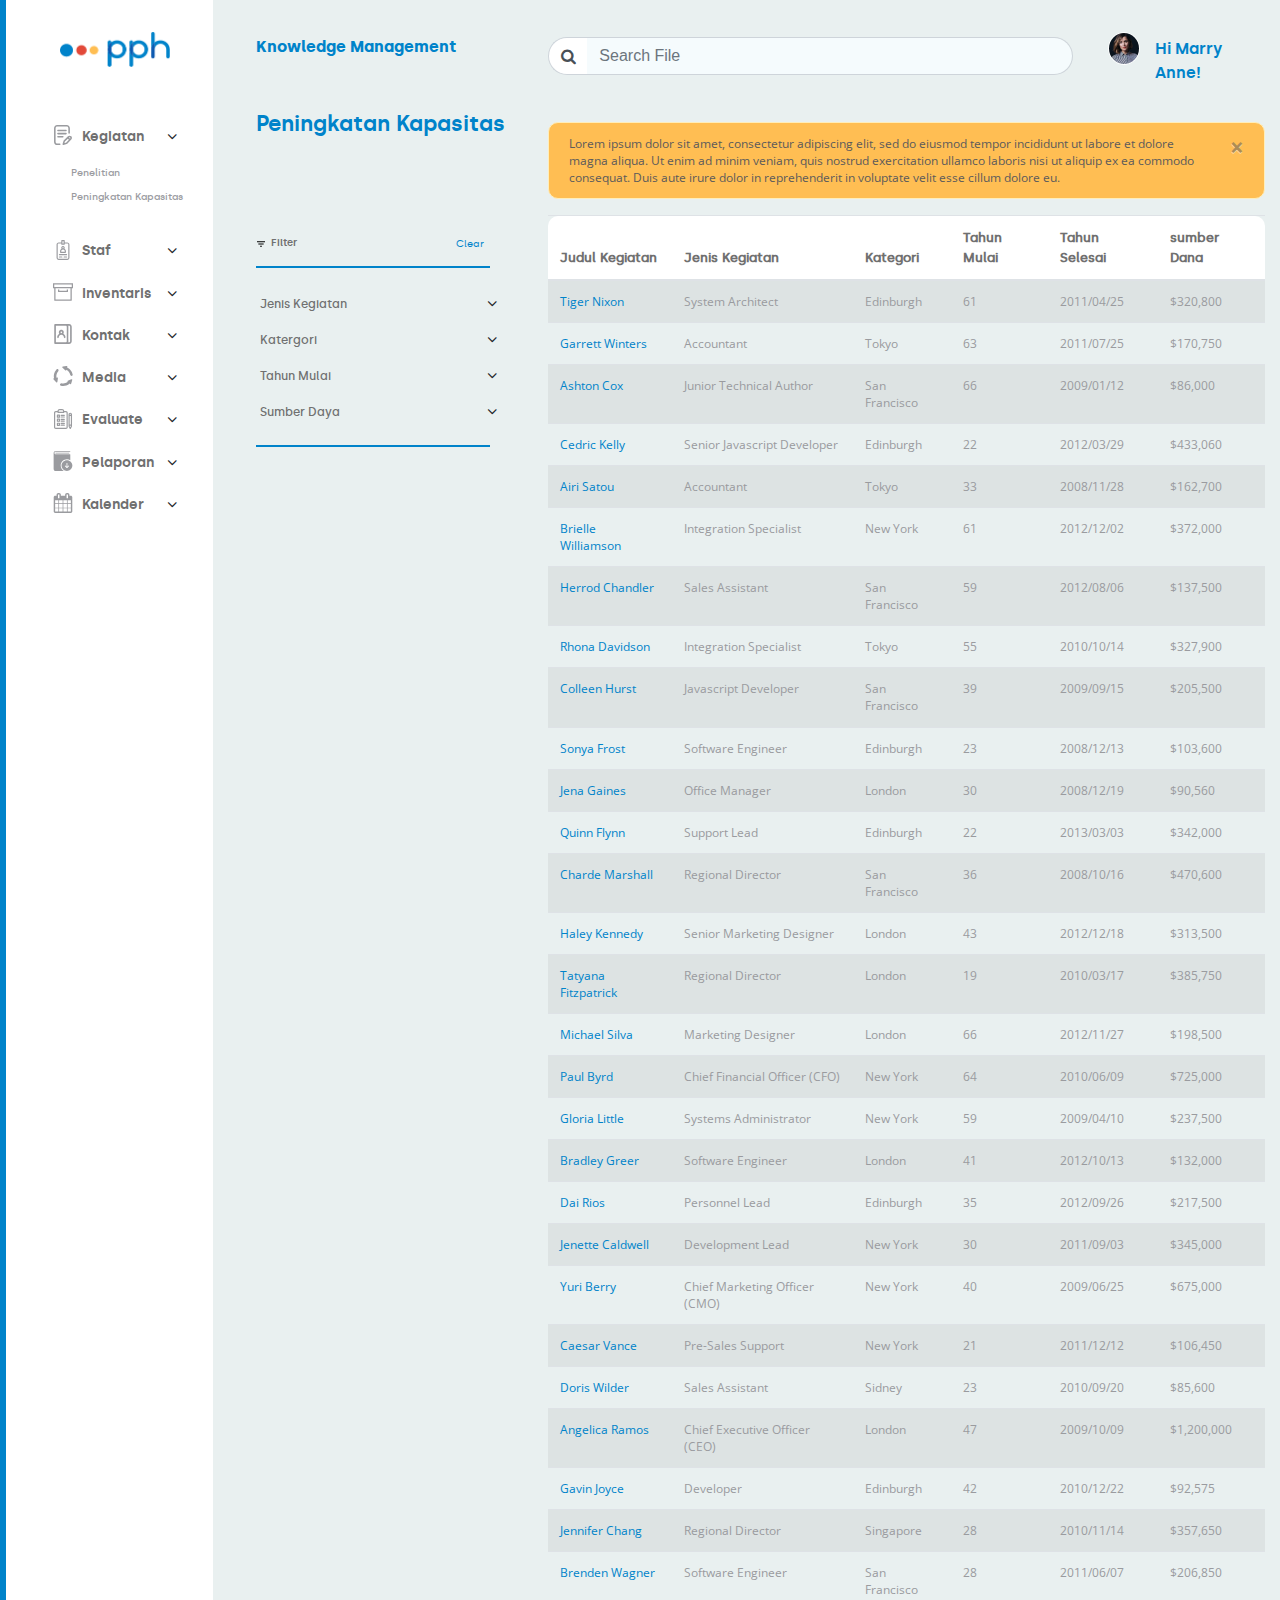
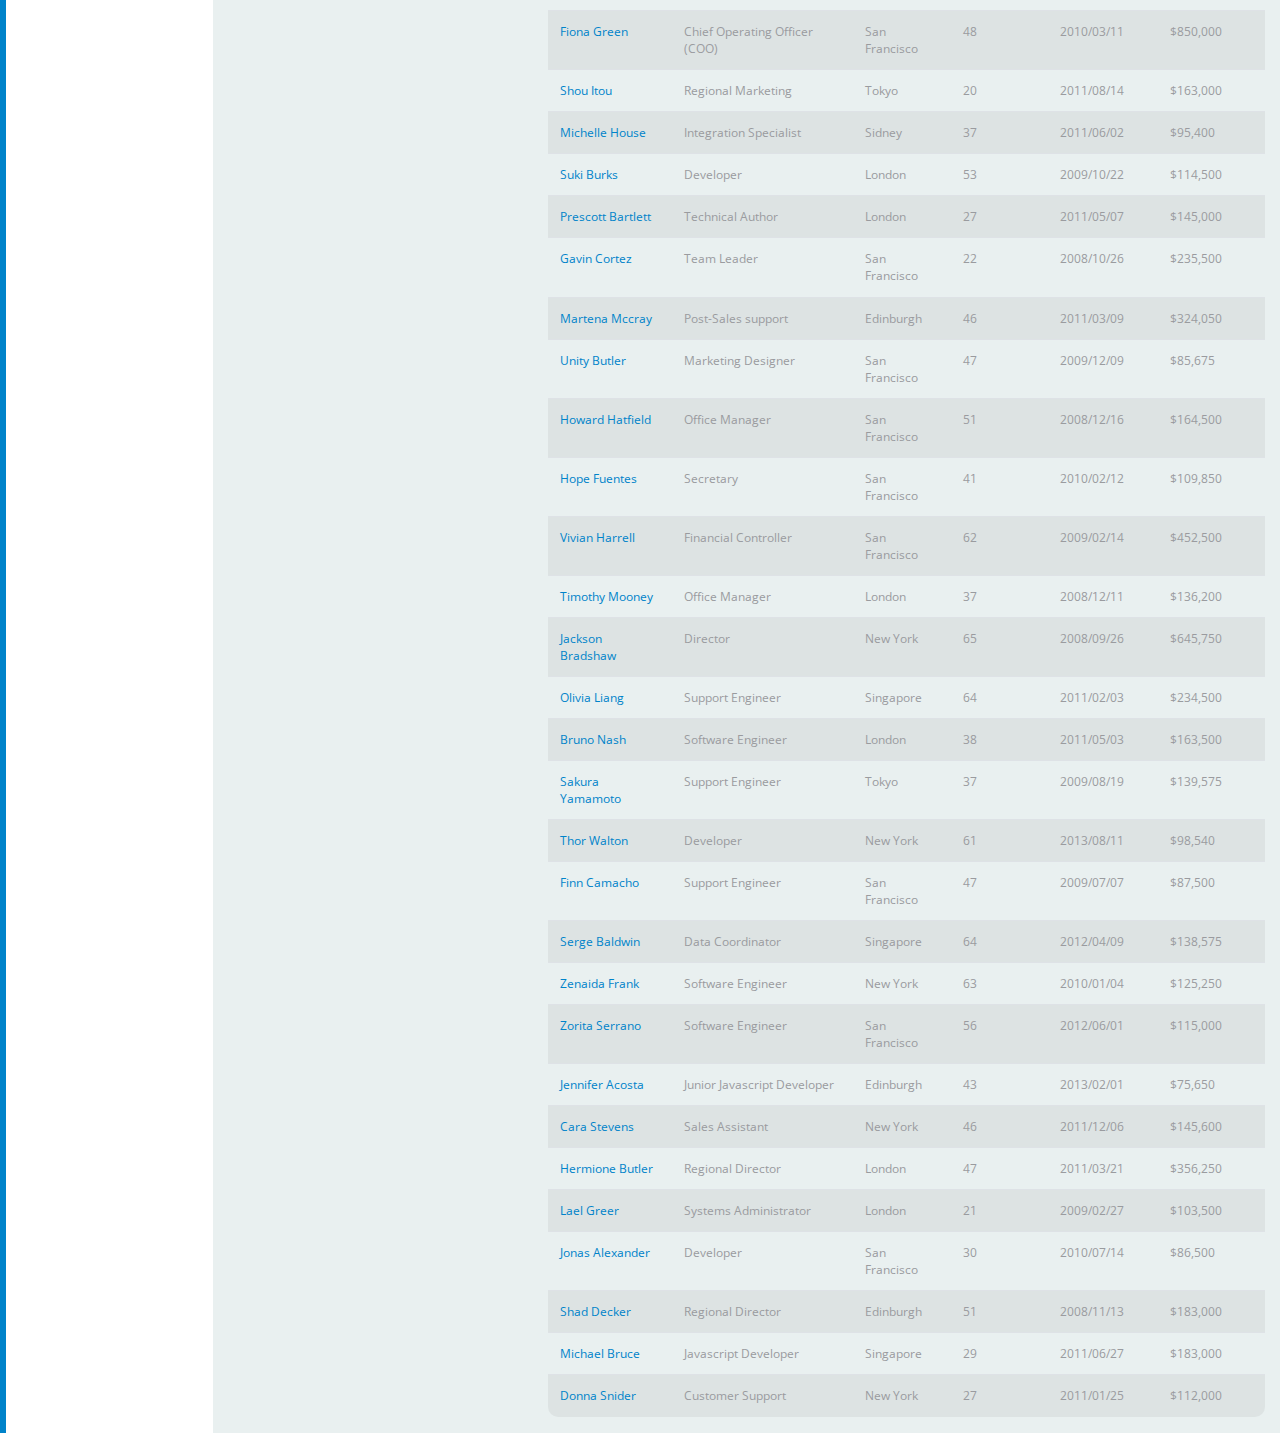
<file: peningkatan-kapasitas.html>
<!doctype html>
<html lang="en">
  <head>
    <!-- Required meta tags -->
    <meta charset="utf-8">
    <meta name="viewport" content="width=device-width, initial-scale=1, shrink-to-fit=no"> 

     <!-- FontAwseme -->
     <link rel="stylesheet" href="https://stackpath.bootstrapcdn.com/font-awesome/4.7.0/css/font-awesome.min.css">   

    <!-- tabel -->
    <link rel="stylesheet" href="https://cdn.datatables.net/1.10.20/css/dataTables.bootstrap4.min.css">

    <link rel="stylesheet" href="https://stackpath.bootstrapcdn.com/bootstrap/4.3.1/css/bootstrap.min.css" integrity="sha384-ggOyR0iXCbMQv3Xipma34MD+dH/1fQ784/j6cY/iJTQUOhcWr7x9JvoRxT2MZw1T" crossorigin="anonymous">
    <link rel="stylesheet" href="css/penelitian.css">

    <!-- font -->
    <link href="https://fonts.googleapis.com/css?family=Open+Sans:300,300i,400,400i,600,600i,700,700i,800,800i&display=swap" rel="stylesheet">
    
    <style>
    @font-face {
        font-family: 'silkaregular';
    src: url('font/Silka-Complete-Webfont/Silka-Roman-Webfont/silka-regular-webfont.woff') format('woff');
    font-weight: normal;
    font-style: normal;
    }

    @font-face {
        font-family: 'silkabold';
        src: url('font/Silka-Complete-Webfont/Silka-Roman-Webfont/silka-bold-webfont.woff') format('woff');
    font-weight: normal;
    font-style: normal;
    }

    @font-face {
        font-family: 'silkalight';
        src: url('font/Silka-Complete-Webfont/Silka-Roman-Webfont/silka-light-webfont.woff') format('woff');
    font-weight: normal;
    font-style: normal;
    }

    @font-face {
        font-family: 'silkamedium';
        src: url('font/Silka-Complete-Webfont/Silka-Roman-Webfont/silka-medium-webfont.woff') format('woff');
    font-weight: normal;
    font-style: normal;
    }

    @font-face {
        font-family: 'silkasemibold';
        src: url('font/Silka-Complete-Webfont/Silka-Roman-Webfont/silka-semibold-webfont.woff') format('woff');
    font-weight: normal;
    font-style: normal;
    }

    @font-face {
        font-family: 'silkaregular_italic';
        src: url('font/Silka-Complete-Webfont/Silka-Italic-Webfont/silka-regularitalic-webfont.woff') format('woff');
    font-weight: normal;
    font-style: normal;
    }
    </style>
    <title>Peningkatan Kapasitas</title>
  </head>
  <body>

    <!-- sidebar -->
    <div class="section">
      <div class="container-fluid">
        <div class="row">
          <div class="col-2 side-nav">
              <div class="logo"><a href="penelitian.html"><img src="logo/logo.png" alt=""></img></div>
              
                <div class="accordion" id="side-nav">
                  <div class="card">
                    <div class="card-header collapsed" data-toggle="collapse" href="#nav-1">
                        <a class="card-title"> <span><img class="icon-side-nav" src="icon/001-writing.svg" alt="" srcset=""></span>
                          Kegiatan
                        </a>
                    </div>
  
                
                    <div id="nav-1" class="collapse show" aria-labelledby="headingOne" data-parent="#side-nav">
                      <div class="card-body">
                        <ul class="list-unstyled">
                          <li class="list-untyled"><a href="">Penelitian</a></li>
                          <li class="list-untyled"><a href="">Peningkatan Kapasitas</a></li>
                        </ul>
                      </div>
                    </div>
                  </div>
                  <div class="card">
                    <div class="card-header collapsed" data-toggle="collapse" href="#nav-2">
                        <a class="card-title"> <span><img class="icon-side-nav" src="icon/002-id-card.svg" alt="" srcset=""></span>
                          Staf
                        </a>
                    </div>
                    <div id="nav-2" class="collapse" aria-labelledby="headingTwo" data-parent="#side-nav">
                      <div class="card-body">
                        <ul class="list-unstyled">
                          <li class="list-untyled"><a href="">Penelitian</a></li>
                          <li class="list-untyled"><a href="">Peningkatan Kapasitas</a></li>
                        </ul>                    
                      </div>
                    </div>
                  </div>
                  <div class="card">
                    <div class="card-header collapsed" data-toggle="collapse" href="#nav-3">
                        <a class="card-title"> <span><img class="icon-side-nav" src="icon/004-archive.svg" alt="" srcset=""></span>
                          Inventaris
                        </a>
                    </div>
                    <div id="nav-3" class="collapse" aria-labelledby="headingThree" data-parent="#side-nav">
                      <div class="card-body">
                        <ul class="list-unstyled">
                          <li class="list-untyled"><a href="">Penelitian</a></li>
                          <li class="list-untyled"><a href="">Peningkatan Kapasitas</a></li>
                        </ul>                    
                      </div>
                    </div>
                  </div>
                  <div class="card">
                    <div class="card-header collapsed" data-toggle="collapse" href="#nav-4">
                        <a class="card-title"> <span><img class="icon-side-nav" src="icon/006-contacts.svg" alt="" srcset=""></span>
                          Kontak
                        </a>
                    </div>
                    <div id="nav-4" class="collapse" aria-labelledby="headingFour" data-parent="#side-nav">
                      <div class="card-body">
                        <ul class="list-unstyled">
                          <li class="list-untyled"><a href="">Penelitian</a></li>
                          <li class="list-untyled"><a href="">Peningkatan Kapasitas</a></li>
                        </ul>                    
                      </div>
                    </div>
                  </div>
                  <div class="card">
                    <div class="card-header collapsed" data-toggle="collapse" href="#nav-5">
                        <a class="card-title"> <span><img class="icon-side-nav"  src="icon/007-recycle-sign.svg" alt="" srcset=""></span>
                          Media
                        </a>
                    </div>
                    <div id="nav-5" class="collapse" aria-labelledby="headingFive" data-parent="#side-nav">
                      <div class="card-body">
                        <ul class="list-unstyled">
                          <li class="list-untyled"><a href="">Penelitian</a></li>
                          <li class="list-untyled"><a href="">Peningkatan Kapasitas</a></li>
                        </ul>                    
                      </div>
                    </div>
                  </div>
                  <div class="card">
                    <div class="card-header collapsed" data-toggle="collapse" href="#nav-6">
                        <a class="card-title"> <span><img class="icon-side-nav" src="icon/011-quality.svg" alt="" srcset=""></span>
                          Evaluate
                        </a>
                    </div>
                    <div id="nav-6" class="collapse" aria-labelledby="headingSix" data-parent="#side-nav">
                      <div class="card-body">
                        <ul class="list-unstyled">
                          <li class="list-untyled"><a href="">Penelitian</a></li>
                          <li class="list-untyled"><a href="">Peningkatan Kapasitas</a></li>
                        </ul>                    
                      </div>
                    </div>
                  </div>
                  <div class="card">
                    <div class="card-header collapsed" data-toggle="collapse" href="#nav-7">
                        <a class="card-title"> <span><img class="icon-side-nav"  src="icon/009-book.svg" alt="" srcset=""></span>
                          Pelaporan
                        </a>
                    </div>
                    <div id="nav-7" class="collapse" aria-labelledby="headingSeven" data-parent="#side-nav">
                      <div class="card-body">
                        <ul class="list-unstyled">
                          <li class="list-untyled"><a href="">Penelitian</a></li>
                          <li class="list-untyled"><a href="">Peningkatan Kapasitas</a></li>
                        </ul>                    
                      </div>
                    </div>
                  </div>
                  <div class="card">
                    <div class="card-header collapsed" data-toggle="collapse" href="#nav-8">
                        <a class="card-title"> <span><img class="icon-side-nav" src="icon/calendar-with-spring-binder-and-date-blocks.svg"alt="" srcset=""></span>
                          Kalender
                        </a>
                    </div>
                    <div id="nav-8" class="collapse" aria-labelledby="headingEight" data-parent="#side-nav">
                      <div class="card-body">
                        <ul class="list-unstyled">
                          <li class="list-untyled"><a href="">Penelitian</a></li>
                          <li class="list-untyled"><a href="">Peningkatan Kapasitas</a></li>
                        </ul>                    
                      </div>
                    </div>
                  </div>
                </div>
                </div>
            

          <div class="col-3 filter-section">
            <h4>Knowledge Management</h4>
            <h3>Peningkatan Kapasitas</h3>

            <div class="clearfix">
              <div class="filter float-left"><img class="icon-filter" src="icon/filter-results-button.svg" alt="filter">Filter</div>
              <div  class="clear float-right"><button type="button" class="uncheck">Clear</button></div> 
                           
            </div>
            <hr class="batas"> 

            <div id="accordion" class="accordion">
              <div class="card mb-0">
                  <!-- Jenis Kegiatan -->
                  <div class="card-header collapsed" data-toggle="collapse" href="#collapseSatu">
                      <a class="card-title">
                          Jenis Kegiatan
                      </a>
                  </div>
                  <div id="collapseSatu" class="card-body collapse" data-parent="#accordion" >
                    <div class="form-check">
                      <label>
                        <input type="checkbox" name="check" checked> <span class="label-text">Option 01</span>
                      </label>
                    </div>
                  </div>
                  <!-- Katergori -->
                  <div class="card-header collapsed" data-toggle="collapse" data-parent="#accordion" href="#collapseDua">
                      <a class="card-title">
                        Katergori
                      </a>
                  </div>
                  <div id="collapseDua" class="card-body collapse" data-parent="#accordion" >
                    <div class="form-check">
                      <label>
                        <input type="checkbox" name="check" checked> <span class="label-text">Tampilkan Semua</span>
                      </label>
                    </div>
                    <div class="form-check">
                      <label>
                        <input type="checkbox" name="check" > <span class="label-text">Kebijakan</span>
                      </label>
                    </div>
                    <div class="form-check">
                      <label>
                        <input type="checkbox" name="check" > <span class="label-text">Bio-Medis</span>
                      </label>
                    </div>
                    <div class="form-check">
                      <label>
                        <input type="checkbox" name="check" > <span class="label-text">Sosial-Perilaku</span>
                      </label>
                    </div>
                    <div class="form-check">
                      <label>
                        <input type="checkbox" name="check" > <span class="label-text">Lecture-Series</span>
                      </label>
                    </div>
                    <div class="form-check">
                      <label>
                        <input type="checkbox" name="check" > <span class="label-text">Workshop</span>
                      </label>
                    </div>
                    <div class="form-check">
                      <label>
                        <input type="checkbox" name="check" > <span class="label-text">Pelatihan</span>
                      </label>
                    </div>
                    <div class="form-check">
                      <label>
                        <input type="checkbox" name="check" > <span class="label-text">Fun Sharing Day</span>
                      </label>
                    </div>
                    <div class="form-check">
                      <label>
                        <input type="checkbox" name="check" > <span class="label-text">Khursus Online</span>
                      </label>
                    </div>
                    <div class="form-check">
                      <label>
                        <input type="checkbox" name="check" > <span class="label-text">Pertemuan</span>
                      </label>
                    </div>
                  </div>
                  <!-- Tahun Mulai -->
                  <div class="card-header collapsed" data-toggle="collapse" data-parent="#accordion" href="#collapseTiga">
                      <a class="card-title">
                        Tahun Mulai
                      </a>
                  </div>
                  <div id="collapseTiga" class="collapse" data-parent="#accordion" >
                    <div class="form-check">
                      <label>
                        <input type="checkbox" name="check" > <span class="label-text">Pertemuan</span>
                      </label>
                    </div>
                  </div>
                  <!-- Sumber Daya -->
                  <div class="card-header collapsed" data-toggle="collapse" data-parent="#accordion" href="#collapseFour">
                      <a class="card-title">
                        Sumber Daya
                      </a>
                  </div>
                  <div id="collapseFour" class="collapse" data-parent="#accordion" >
                    <div class="form-check">
                      <label>
                        <input type="checkbox" name="check" > <span class="label-text">Pertemuan</span>
                      </label>
                    </div>
                  </div>
              </div>
            </div>
            <hr class="batas">   
          </div>

          
          <div class="col-7 tabel-group ">
            <div class="row">
              <div class="col-9 search-group">
                <form action="">
                  <div class="input-group flex-nowrap search">
                    <div class="input-group-prepend">
                      <span class="input-group-text" id="addon-wrapping"><i class="fa fa-search" aria-hidden="true"></i></span>
                    </div>
                    <input type="text" class="form-control" placeholder="Search File" aria-label="" aria-describedby="addon-wrapping">
                  </div>                  
                </form>                  
              </div>
              <div class="col-3">
                <img class="account float-left" src="img/img-account.png" alt="">
                  <div class="nama fleat-rigt">Hi Marry Anne!</div>
              </div>
            </div>


            <div class="alert alert-warning alert-dismissible fade show" role="alert">
              Lorem ipsum dolor sit amet, consectetur adipiscing elit, sed do eiusmod tempor incididunt ut labore et dolore magna aliqua. Ut enim ad minim veniam, quis nostrud exercitation ullamco laboris nisi ut aliquip ex ea commodo consequat. Duis aute irure dolor in reprehenderit in voluptate velit esse cillum dolore eu.
              <button type="button" class="close" data-dismiss="alert" aria-label="Close">
                <span aria-hidden="true">&times;</span>
              </button>
            </div>

            <table id="penelitian" class="table table-striped radius-tabel" style="width:100%">
              <thead>
                  <tr>
                      <th>Judul Kegiatan</th>
                      <th>Jenis Kegiatan</th>
                      <th>Kategori</th>
                      <th>Tahun Mulai</th>
                      <th>Tahun Selesai</th>
                      <th>sumber Dana</th>
                  </tr>
              </thead>
              <tbody>
                  <tr>
                      <td class="tbl-keg" >Tiger Nixon</td>
                      <td>System Architect</td>
                      <td>Edinburgh</td>
                      <td>61</td>
                      <td>2011/04/25</td>
                      <td>$320,800</td>
                  </tr>
                  <tr>
                      <td class="tbl-keg">Garrett Winters</td>
                      <td>Accountant</td>
                      <td>Tokyo</td>
                      <td>63</td>
                      <td>2011/07/25</td>
                      <td>$170,750</td>
                  </tr>
                  <tr>
                      <td class="tbl-keg">Ashton Cox</td>
                      <td>Junior Technical Author</td>
                      <td>San Francisco</td>
                      <td>66</td>
                      <td>2009/01/12</td>
                      <td>$86,000</td>
                  </tr>
                  <tr>
                      <td class="tbl-keg">Cedric Kelly</td>
                      <td>Senior Javascript Developer</td>
                      <td>Edinburgh</td>
                      <td>22</td>
                      <td>2012/03/29</td>
                      <td>$433,060</td>
                  </tr>
                  <tr>
                      <td class="tbl-keg">Airi Satou</td>
                      <td>Accountant</td>
                      <td>Tokyo</td>
                      <td>33</td>
                      <td>2008/11/28</td>
                      <td>$162,700</td>
                  </tr>
                  <tr>
                      <td class="tbl-keg">Brielle Williamson</td>
                      <td>Integration Specialist</td>
                      <td>New York</td>
                      <td>61</td>
                      <td>2012/12/02</td>
                      <td>$372,000</td>
                  </tr>
                  <tr>
                      <td class="tbl-keg">Herrod Chandler</td>
                      <td>Sales Assistant</td>
                      <td>San Francisco</td>
                      <td>59</td>
                      <td>2012/08/06</td>
                      <td>$137,500</td>
                  </tr>
                  <tr>
                      <td class="tbl-keg">Rhona Davidson</td>
                      <td>Integration Specialist</td>
                      <td>Tokyo</td>
                      <td>55</td>
                      <td>2010/10/14</td>
                      <td>$327,900</td>
                  </tr>
                  <tr>
                      <td class="tbl-keg">Colleen Hurst</td>
                      <td>Javascript Developer</td>
                      <td>San Francisco</td>
                      <td>39</td>
                      <td>2009/09/15</td>
                      <td>$205,500</td>
                  </tr>
                  <tr>
                      <td class="tbl-keg">Sonya Frost</td>
                      <td>Software Engineer</td>
                      <td>Edinburgh</td>
                      <td>23</td>
                      <td>2008/12/13</td>
                      <td>$103,600</td>
                  </tr>
                  <tr>
                      <td class="tbl-keg">Jena Gaines</td>
                      <td>Office Manager</td>
                      <td>London</td>
                      <td>30</td>
                      <td>2008/12/19</td>
                      <td>$90,560</td>
                  </tr>
                  <tr>
                      <td class="tbl-keg">Quinn Flynn</td>
                      <td>Support Lead</td>
                      <td>Edinburgh</td>
                      <td>22</td>
                      <td>2013/03/03</td>
                      <td>$342,000</td>
                  </tr>
                  <tr>
                      <td class="tbl-keg">Charde Marshall</td>
                      <td>Regional Director</td>
                      <td>San Francisco</td>
                      <td>36</td>
                      <td>2008/10/16</td>
                      <td>$470,600</td>
                  </tr>
                  <tr>
                      <td class="tbl-keg">Haley Kennedy</td>
                      <td>Senior Marketing Designer</td>
                      <td>London</td>
                      <td>43</td>
                      <td>2012/12/18</td>
                      <td>$313,500</td>
                  </tr>
                  <tr>
                      <td class="tbl-keg">Tatyana Fitzpatrick</td>
                      <td>Regional Director</td>
                      <td>London</td>
                      <td>19</td>
                      <td>2010/03/17</td>
                      <td>$385,750</td>
                  </tr>
                  <tr>
                      <td class="tbl-keg">Michael Silva</td>
                      <td>Marketing Designer</td>
                      <td>London</td>
                      <td>66</td>
                      <td>2012/11/27</td>
                      <td>$198,500</td>
                  </tr>
                  <tr>
                      <td class="tbl-keg">Paul Byrd</td>
                      <td>Chief Financial Officer (CFO)</td>
                      <td>New York</td>
                      <td>64</td>
                      <td>2010/06/09</td>
                      <td>$725,000</td>
                  </tr>
                  <tr>
                      <td class="tbl-keg">Gloria Little</td>
                      <td>Systems Administrator</td>
                      <td>New York</td>
                      <td>59</td>
                      <td>2009/04/10</td>
                      <td>$237,500</td>
                  </tr>
                  <tr>
                      <td class="tbl-keg">Bradley Greer</td>
                      <td>Software Engineer</td>
                      <td>London</td>
                      <td>41</td>
                      <td>2012/10/13</td>
                      <td>$132,000</td>
                  </tr>
                  <tr>
                      <td class="tbl-keg">Dai Rios</td>
                      <td>Personnel Lead</td>
                      <td>Edinburgh</td>
                      <td>35</td>
                      <td>2012/09/26</td>
                      <td>$217,500</td>
                  </tr>
                  <tr>
                      <td class="tbl-keg">Jenette Caldwell</td>
                      <td>Development Lead</td>
                      <td>New York</td>
                      <td>30</td>
                      <td>2011/09/03</td>
                      <td>$345,000</td>
                  </tr>
                  <tr>
                      <td class="tbl-keg">Yuri Berry</td>
                      <td>Chief Marketing Officer (CMO)</td>
                      <td>New York</td>
                      <td>40</td>
                      <td>2009/06/25</td>
                      <td>$675,000</td>
                  </tr>
                  <tr>
                      <td class="tbl-keg">Caesar Vance</td>
                      <td>Pre-Sales Support</td>
                      <td>New York</td>
                      <td>21</td>
                      <td>2011/12/12</td>
                      <td>$106,450</td>
                  </tr>
                  <tr>
                      <td class="tbl-keg">Doris Wilder</td>
                      <td>Sales Assistant</td>
                      <td>Sidney</td>
                      <td>23</td>
                      <td>2010/09/20</td>
                      <td>$85,600</td>
                  </tr>
                  <tr>
                      <td class="tbl-keg">Angelica Ramos</td>
                      <td>Chief Executive Officer (CEO)</td>
                      <td>London</td>
                      <td>47</td>
                      <td>2009/10/09</td>
                      <td>$1,200,000</td>
                  </tr>
                  <tr>
                      <td class="tbl-keg">Gavin Joyce</td>
                      <td>Developer</td>
                      <td>Edinburgh</td>
                      <td>42</td>
                      <td>2010/12/22</td>
                      <td>$92,575</td>
                  </tr>
                  <tr>
                      <td class="tbl-keg">Jennifer Chang</td>
                      <td>Regional Director</td>
                      <td>Singapore</td>
                      <td>28</td>
                      <td>2010/11/14</td>
                      <td>$357,650</td>
                  </tr>
                  <tr>
                      <td class="tbl-keg">Brenden Wagner</td>
                      <td>Software Engineer</td>
                      <td>San Francisco</td>
                      <td>28</td>
                      <td>2011/06/07</td>
                      <td>$206,850</td>
                  </tr>
                  <tr>
                      <td class="tbl-keg">Fiona Green</td>
                      <td>Chief Operating Officer (COO)</td>
                      <td>San Francisco</td>
                      <td>48</td>
                      <td>2010/03/11</td>
                      <td>$850,000</td>
                  </tr>
                  <tr>
                      <td class="tbl-keg">Shou Itou</td>
                      <td>Regional Marketing</td>
                      <td>Tokyo</td>
                      <td>20</td>
                      <td>2011/08/14</td>
                      <td>$163,000</td>
                  </tr>
                  <tr>
                      <td class="tbl-keg">Michelle House</td>
                      <td>Integration Specialist</td>
                      <td>Sidney</td>
                      <td>37</td>
                      <td>2011/06/02</td>
                      <td>$95,400</td>
                  </tr>
                  <tr>
                      <td class="tbl-keg">Suki Burks</td>
                      <td>Developer</td>
                      <td>London</td>
                      <td>53</td>
                      <td>2009/10/22</td>
                      <td>$114,500</td>
                  </tr>
                  <tr>
                      <td class="tbl-keg">Prescott Bartlett</td>
                      <td>Technical Author</td>
                      <td>London</td>
                      <td>27</td>
                      <td>2011/05/07</td>
                      <td>$145,000</td>
                  </tr>
                  <tr>
                      <td class="tbl-keg">Gavin Cortez</td>
                      <td>Team Leader</td>
                      <td>San Francisco</td>
                      <td>22</td>
                      <td>2008/10/26</td>
                      <td>$235,500</td>
                  </tr>
                  <tr>
                      <td class="tbl-keg">Martena Mccray</td>
                      <td>Post-Sales support</td>
                      <td>Edinburgh</td>
                      <td>46</td>
                      <td>2011/03/09</td>
                      <td>$324,050</td>
                  </tr>
                  <tr>
                      <td class="tbl-keg">Unity Butler</td>
                      <td>Marketing Designer</td>
                      <td>San Francisco</td>
                      <td>47</td>
                      <td>2009/12/09</td>
                      <td>$85,675</td>
                  </tr>
                  <tr>
                      <td class="tbl-keg">Howard Hatfield</td>
                      <td>Office Manager</td>
                      <td>San Francisco</td>
                      <td>51</td>
                      <td>2008/12/16</td>
                      <td>$164,500</td>
                  </tr>
                  <tr>
                      <td class="tbl-keg">Hope Fuentes</td>
                      <td>Secretary</td>
                      <td>San Francisco</td>
                      <td>41</td>
                      <td>2010/02/12</td>
                      <td>$109,850</td>
                  </tr>
                  <tr>
                      <td class="tbl-keg">Vivian Harrell</td>
                      <td>Financial Controller</td>
                      <td>San Francisco</td>
                      <td>62</td>
                      <td>2009/02/14</td>
                      <td>$452,500</td>
                  </tr>
                  <tr>
                      <td class="tbl-keg">Timothy Mooney</td>
                      <td>Office Manager</td>
                      <td>London</td>
                      <td>37</td>
                      <td>2008/12/11</td>
                      <td>$136,200</td>
                  </tr>
                  <tr>
                      <td class="tbl-keg">Jackson Bradshaw</td>
                      <td>Director</td>
                      <td>New York</td>
                      <td>65</td>
                      <td>2008/09/26</td>
                      <td>$645,750</td>
                  </tr>
                  <tr>
                      <td class="tbl-keg">Olivia Liang</td>
                      <td>Support Engineer</td>
                      <td>Singapore</td>
                      <td>64</td>
                      <td>2011/02/03</td>
                      <td>$234,500</td>
                  </tr>
                  <tr>
                      <td class="tbl-keg">Bruno Nash</td>
                      <td>Software Engineer</td>
                      <td>London</td>
                      <td>38</td>
                      <td>2011/05/03</td>
                      <td>$163,500</td>
                  </tr>
                  <tr>
                      <td class="tbl-keg">Sakura Yamamoto</td>
                      <td>Support Engineer</td>
                      <td>Tokyo</td>
                      <td>37</td>
                      <td>2009/08/19</td>
                      <td>$139,575</td>
                  </tr>
                  <tr>
                      <td class="tbl-keg">Thor Walton</td>
                      <td>Developer</td>
                      <td>New York</td>
                      <td>61</td>
                      <td>2013/08/11</td>
                      <td>$98,540</td>
                  </tr>
                  <tr>
                      <td class="tbl-keg">Finn Camacho</td>
                      <td>Support Engineer</td>
                      <td>San Francisco</td>
                      <td>47</td>
                      <td>2009/07/07</td>
                      <td>$87,500</td>
                  </tr>
                  <tr>
                      <td class="tbl-keg">Serge Baldwin</td>
                      <td>Data Coordinator</td>
                      <td>Singapore</td>
                      <td>64</td>
                      <td>2012/04/09</td>
                      <td>$138,575</td>
                  </tr>
                  <tr>
                      <td class="tbl-keg">Zenaida Frank</td>
                      <td>Software Engineer</td>
                      <td>New York</td>
                      <td>63</td>
                      <td>2010/01/04</td>
                      <td>$125,250</td>
                  </tr>
                  <tr>
                      <td class="tbl-keg">Zorita Serrano</td>
                      <td>Software Engineer</td>
                      <td>San Francisco</td>
                      <td>56</td>
                      <td>2012/06/01</td>
                      <td>$115,000</td>
                  </tr>
                  <tr>
                      <td class="tbl-keg">Jennifer Acosta</td>
                      <td>Junior Javascript Developer</td>
                      <td>Edinburgh</td>
                      <td>43</td>
                      <td>2013/02/01</td>
                      <td>$75,650</td>
                  </tr>
                  <tr>
                      <td class="tbl-keg">Cara Stevens</td>
                      <td>Sales Assistant</td>
                      <td>New York</td>
                      <td>46</td>
                      <td>2011/12/06</td>
                      <td>$145,600</td>
                  </tr>
                  <tr>
                      <td class="tbl-keg">Hermione Butler</td>
                      <td>Regional Director</td>
                      <td>London</td>
                      <td>47</td>
                      <td>2011/03/21</td>
                      <td>$356,250</td>
                  </tr>
                  <tr>
                      <td class="tbl-keg">Lael Greer</td>
                      <td>Systems Administrator</td>
                      <td>London</td>
                      <td>21</td>
                      <td>2009/02/27</td>
                      <td>$103,500</td>
                  </tr>
                  <tr>
                      <td class="tbl-keg">Jonas Alexander</td>
                      <td>Developer</td>
                      <td>San Francisco</td>
                      <td>30</td>
                      <td>2010/07/14</td>
                      <td>$86,500</td>
                  </tr>
                  <tr>
                      <td class="tbl-keg">Shad Decker</td>
                      <td>Regional Director</td>
                      <td>Edinburgh</td>
                      <td>51</td>
                      <td>2008/11/13</td>
                      <td>$183,000</td>
                  </tr>
                  <tr>
                      <td class="tbl-keg">Michael Bruce</td>
                      <td>Javascript Developer</td>
                      <td>Singapore</td>
                      <td>29</td>
                      <td>2011/06/27</td>
                      <td>$183,000</td>
                  </tr>
                  <tr>
                      <td class="tbl-keg">Donna Snider</td>
                      <td>Customer Support</td>
                      <td>New York</td>
                      <td>27</td>
                      <td>2011/01/25</td>
                      <td>$112,000</td>
                  </tr>
              </tbody>   
          </table>
          </div>
        </div>
      </div>
    </div>

    <!-- Optional JavaScript -->
    <!-- jQuery first, then Popper.js, then Bootstrap JS -->
    <script src="https://code.jquery.com/jquery-3.3.1.slim.min.js" integrity="sha384-q8i/X+965DzO0rT7abK41JStQIAqVgRVzpbzo5smXKp4YfRvH+8abtTE1Pi6jizo" crossorigin="anonymous"></script>
    <script src="https://cdnjs.cloudflare.com/ajax/libs/popper.js/1.14.7/umd/popper.min.js" integrity="sha384-UO2eT0CpHqdSJQ6hJty5KVphtPhzWj9WO1clHTMGa3JDZwrnQq4sF86dIHNDz0W1" crossorigin="anonymous"></script>
    <script src="https://stackpath.bootstrapcdn.com/bootstrap/4.3.1/js/bootstrap.min.js" integrity="sha384-JjSmVgyd0p3pXB1rRibZUAYoIIy6OrQ6VrjIEaFf/nJGzIxFDsf4x0xIM+B07jRM" crossorigin="anonymous"></script>
    
    <!-- plugin datatables -->
    <script>
        $(document).ready(function() {
            $('#penelitian').DataTable();
        } );
      </script>
      <script src="https://cdn.datatables.net/1.10.20/js/jquery.dataTables.min.js"></script>
      <script src="https://cdn.datatables.net/1.10.20/js/dataTables.bootstrap4.min.js"></script>

      <script>
          $(document).ready(function(){
              $(".check").click(function(){
                  $("#ceklis").prop("checked", true);
              });
              $(".uncheck").click(function(){
                  $("#ceklis").prop("checked", false);
              });
          });
        </script>
  
  
  </body>
</html>
</file>
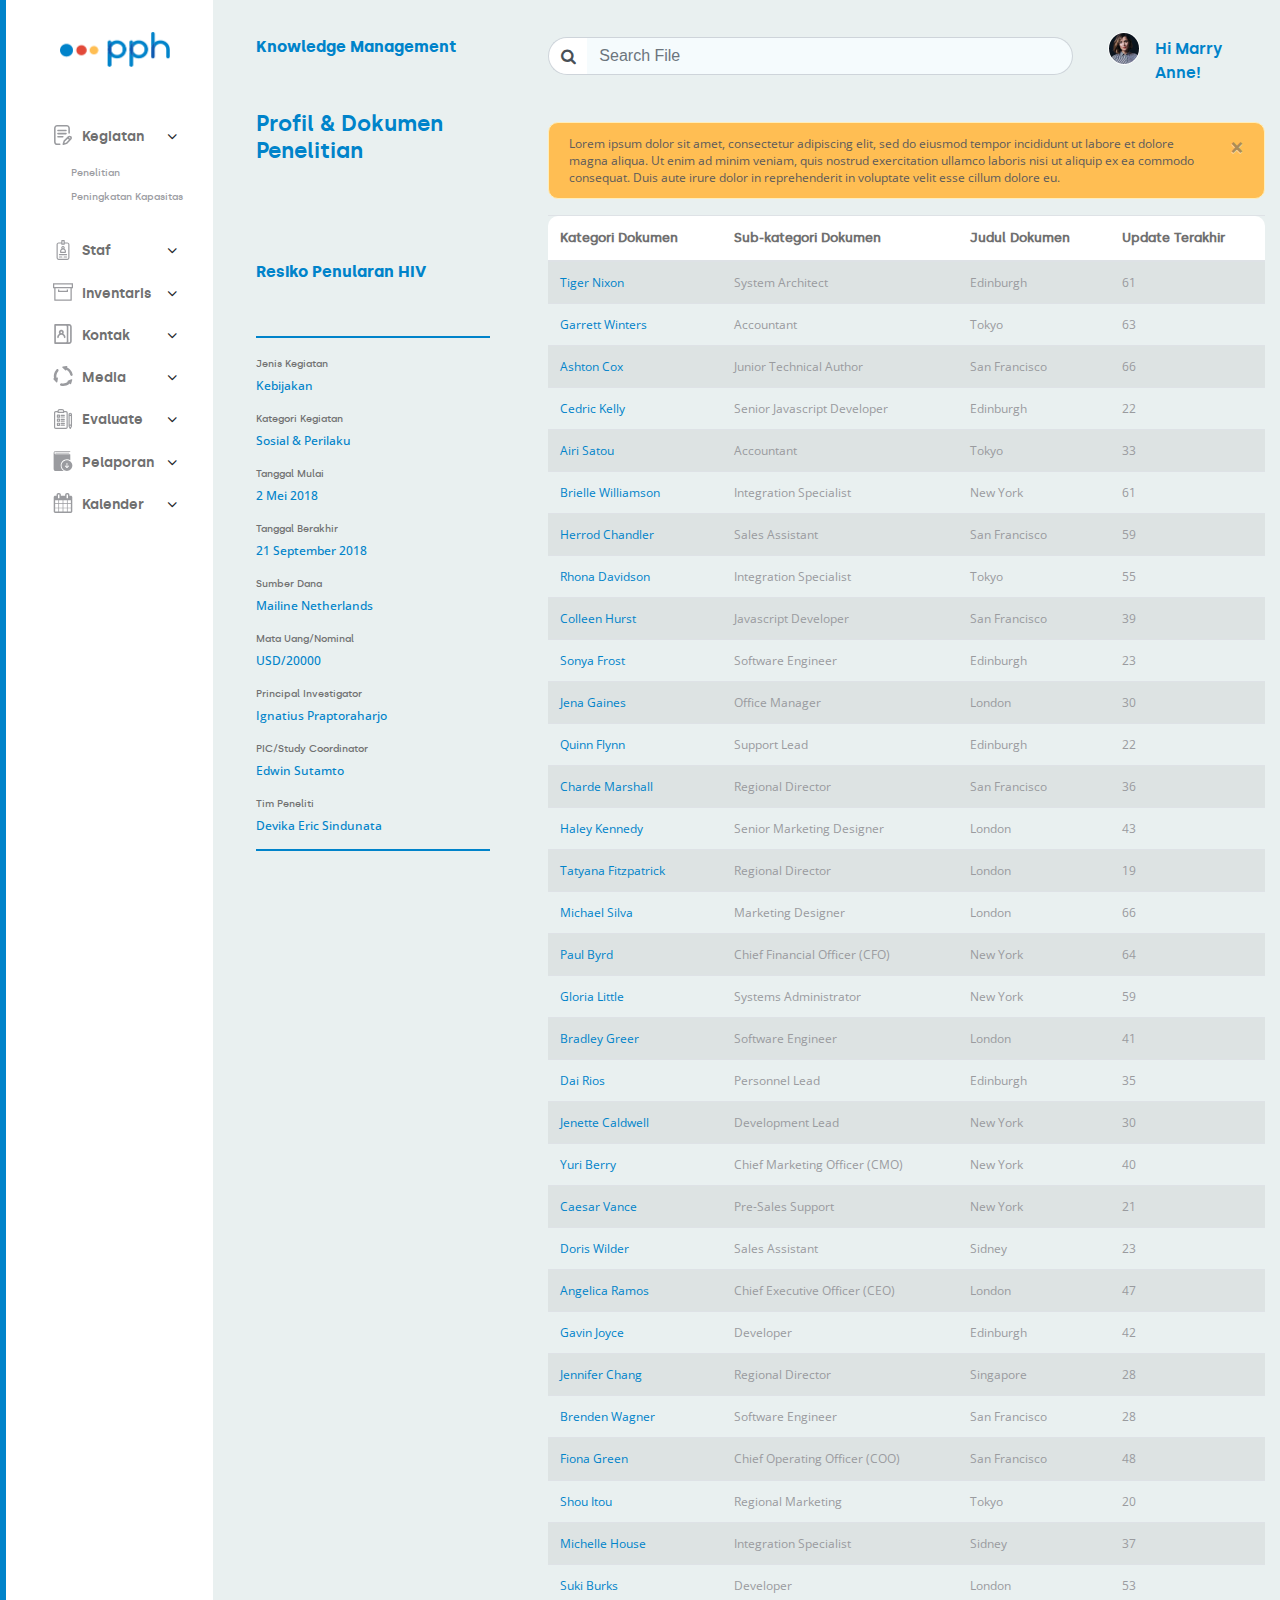
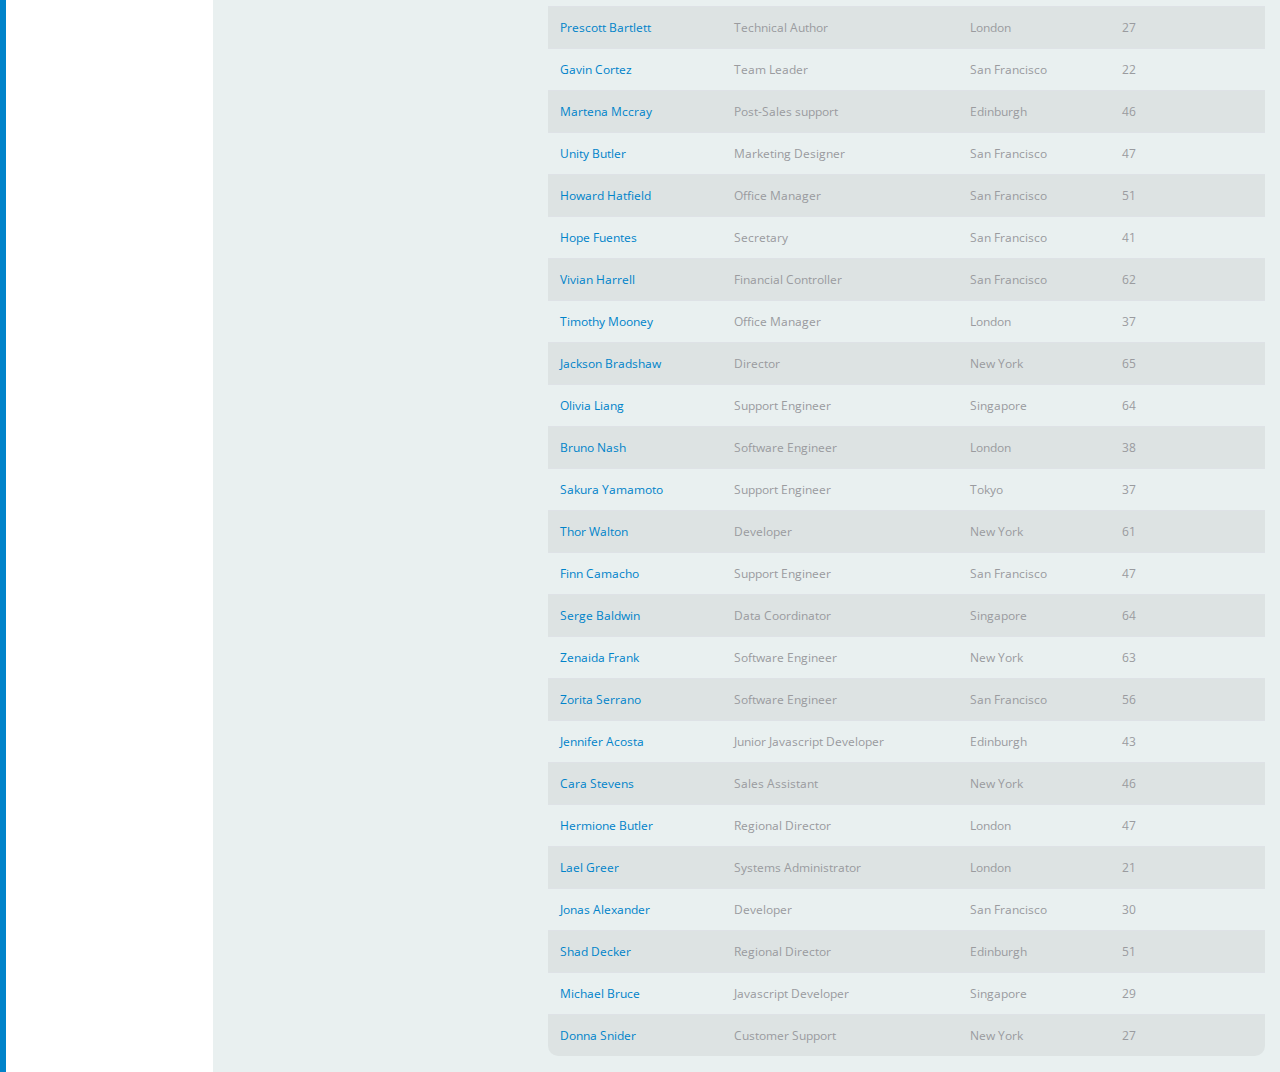
<file: profil-penelitian.html>
<!doctype html>
<html lang="en">
  <head>
    <!-- Required meta tags -->
    <meta charset="utf-8">
    <meta name="viewport" content="width=device-width, initial-scale=1, shrink-to-fit=no"> 

     <!-- FontAwseme -->
     <link rel="stylesheet" href="https://stackpath.bootstrapcdn.com/font-awesome/4.7.0/css/font-awesome.min.css">   

    <!-- tabel -->
    <link rel="stylesheet" href="https://cdn.datatables.net/1.10.20/css/dataTables.bootstrap4.min.css">

    <link rel="stylesheet" href="https://stackpath.bootstrapcdn.com/bootstrap/4.3.1/css/bootstrap.min.css" integrity="sha384-ggOyR0iXCbMQv3Xipma34MD+dH/1fQ784/j6cY/iJTQUOhcWr7x9JvoRxT2MZw1T" crossorigin="anonymous">
    <link rel="stylesheet" href="css/penelitian.css">

    <!-- font -->
    <link href="https://fonts.googleapis.com/css?family=Open+Sans:300,300i,400,400i,600,600i,700,700i,800,800i&display=swap" rel="stylesheet">
    
    <style>
    @font-face {
        font-family: 'silkaregular';
    src: url('font/Silka-Complete-Webfont/Silka-Roman-Webfont/silka-regular-webfont.woff') format('woff');
    font-weight: normal;
    font-style: normal;
    }

    @font-face {
        font-family: 'silkabold';
        src: url('font/Silka-Complete-Webfont/Silka-Roman-Webfont/silka-bold-webfont.woff') format('woff');
    font-weight: normal;
    font-style: normal;
    }

    @font-face {
        font-family: 'silkalight';
        src: url('font/Silka-Complete-Webfont/Silka-Roman-Webfont/silka-light-webfont.woff') format('woff');
    font-weight: normal;
    font-style: normal;
    }

    @font-face {
        font-family: 'silkamedium';
        src: url('font/Silka-Complete-Webfont/Silka-Roman-Webfont/silka-medium-webfont.woff') format('woff');
    font-weight: normal;
    font-style: normal;
    }

    @font-face {
        font-family: 'silkasemibold';
        src: url('font/Silka-Complete-Webfont/Silka-Roman-Webfont/silka-semibold-webfont.woff') format('woff');
    font-weight: normal;
    font-style: normal;
    }

    @font-face {
        font-family: 'silkaregular_italic';
        src: url('font/Silka-Complete-Webfont/Silka-Italic-Webfont/silka-regularitalic-webfont.woff') format('woff');
    font-weight: normal;
    font-style: normal;
    }
    </style>
    <title>Profil & Dokumen Penelitian</title>
  </head>
  <body>

    <!-- sidebar -->
    <div class="section">
      <div class="container-fluid">
        <div class="row">
          <div class="col-2 side-nav">
            <div class="logo"><a href="penelitian.html"><img src="logo/logo.png" alt=""></img></div>
            
              <div class="accordion" id="side-nav">
                <div class="card">
                  <div class="card-header collapsed" data-toggle="collapse" href="#nav-1">
                      <a class="card-title"> <span><img class="icon-side-nav" src="icon/001-writing.svg" alt="" srcset=""></span>
                        Kegiatan
                      </a>
                  </div>

              
                  <div id="nav-1" class="collapse show" aria-labelledby="headingOne" data-parent="#side-nav">
                    <div class="card-body">
                      <ul class="list-unstyled">
                        <li class="list-untyled"><a href="penelitian.html">Penelitian</a></li>
                        <li class="list-untyled"><a href="peningkatan-kapasitas.html">Peningkatan Kapasitas</a></li>
                      </ul>
                    </div>
                  </div>
                </div>
                <div class="card">
                  <div class="card-header collapsed" data-toggle="collapse" href="#nav-2">
                      <a class="card-title"> <span><img class="icon-side-nav" src="icon/002-id-card.svg" alt="" srcset=""></span>
                        Staf
                      </a>
                  </div>
                  <div id="nav-2" class="collapse" aria-labelledby="headingTwo" data-parent="#side-nav">
                    <div class="card-body">
                      <ul class="list-unstyled">
                        <li class="list-untyled"><a href="">Penelitian</a></li>
                        <li class="list-untyled"><a href="">Peningkatan Kapasitas</a></li>
                      </ul>                    
                    </div>
                  </div>
                </div>
                <div class="card">
                  <div class="card-header collapsed" data-toggle="collapse" href="#nav-3">
                      <a class="card-title"> <span><img class="icon-side-nav" src="icon/004-archive.svg" alt="" srcset=""></span>
                        Inventaris
                      </a>
                  </div>
                  <div id="nav-3" class="collapse" aria-labelledby="headingThree" data-parent="#side-nav">
                    <div class="card-body">
                      <ul class="list-unstyled">
                        <li class="list-untyled"><a href="">Penelitian</a></li>
                        <li class="list-untyled"><a href="">Peningkatan Kapasitas</a></li>
                      </ul>                    
                    </div>
                  </div>
                </div>
                <div class="card">                    
                  <div class="card-header collapsed" data-toggle="collapse" > <!--     href="#nav-4" -->
                      <a  href="kontak.html" class="card-title"> <span><img class="icon-side-nav" src="icon/006-contacts.svg" alt="" srcset=""></span>
                        Kontak
                      </a>
                  </div>
                  <div id="nav-4" class="collapse" aria-labelledby="headingFour" data-parent="#side-nav">
                    <div class="card-body">
                      <ul class="list-unstyled">
                        <li class="list-untyled"><a href="">Penelitian</a></li>
                        <li class="list-untyled"><a href="">Peningkatan Kapasitas</a></li>
                      </ul>                    
                    </div>
                  </div>
                </div>
                <div class="card">
                  <div class="card-header collapsed" data-toggle="collapse" >
                      <a href="media.html" class="card-title"> <span><img class="icon-side-nav"  src="icon/007-recycle-sign.svg" alt="" srcset=""></span>
                        Media
                      </a>
                  </div>
                  <div id="nav-5" class="collapse" aria-labelledby="headingFive" data-parent="#side-nav">
                    <div class="card-body">
                      <ul class="list-unstyled">
                        <li class="list-untyled"><a href="">Penelitian</a></li>
                        <li class="list-untyled"><a href="">Peningkatan Kapasitas</a></li>
                      </ul>                    
                    </div>
                  </div>
                </div>
                <div class="card">
                  <div class="card-header collapsed" data-toggle="collapse" href="#nav-6">
                      <a class="card-title"> <span><img class="icon-side-nav" src="icon/011-quality.svg" alt="" srcset=""></span>
                        Evaluate
                      </a>
                  </div>
                  <div id="nav-6" class="collapse" aria-labelledby="headingSix" data-parent="#side-nav">
                    <div class="card-body">
                      <ul class="list-unstyled">
                        <li class="list-untyled"><a href="">Penelitian</a></li>
                        <li class="list-untyled"><a href="">Peningkatan Kapasitas</a></li>
                      </ul>                    
                    </div>
                  </div>
                </div>
                <div class="card">
                  <div class="card-header collapsed" data-toggle="collapse" href="#nav-7">
                      <a class="card-title"> <span><img class="icon-side-nav"  src="icon/009-book.svg" alt="" srcset=""></span>
                        Pelaporan
                      </a>
                  </div>
                  <div id="nav-7" class="collapse" aria-labelledby="headingSeven" data-parent="#side-nav">
                    <div class="card-body">
                      <ul class="list-unstyled">
                        <li class="list-untyled"><a href="">Penelitian</a></li>
                        <li class="list-untyled"><a href="">Peningkatan Kapasitas</a></li>
                      </ul>                    
                    </div>
                  </div>
                </div>
                <div class="card">
                  <div class="card-header collapsed" data-toggle="collapse" href="#nav-8">
                      <a class="card-title"> <span><img class="icon-side-nav" src="icon/calendar-with-spring-binder-and-date-blocks.svg"alt="" srcset=""></span>
                        Kalender
                      </a>
                  </div>
                  <div id="nav-8" class="collapse" aria-labelledby="headingEight" data-parent="#side-nav">
                    <div class="card-body">
                      <ul class="list-unstyled">
                        <li class="list-untyled"><a href="">Penelitian</a></li>
                        <li class="list-untyled"><a href="">Peningkatan Kapasitas</a></li>
                      </ul>                    
                    </div>
                  </div>
                </div>
              </div>
            </div> 
            

          <div class="col-3 filter-section">
            <h4>Knowledge Management</h4>
            <h3>Profil & Dokumen Penelitian</h3>


            <div class="p-info">
              <h4>Resiko Penularan HIV</h4>
              <hr class="batas"> 

              <h6>Jenis Kegiatan</h6>
              <h5>Kebijakan</h5>

              <h6>Kategori Kegiatan</h6>
              <h5>Sosial & Perilaku</h5>

              <h6>Tanggal Mulai</h6>
              <h5>2 Mei 2018</h5>

              <h6>Tanggal Berakhir</h6>
              <h5>21 September 2018</h5>

              <h6>Sumber Dana</h6>
              <h5>Mailine Netherlands</h5>

              <h6>Mata Uang/Nominal</h6>
              <h5>USD/20000</h5>

              <h6>Principal Investigator</h6>
              <h5>Ignatius Praptoraharjo</h5>

              <h6>PIC/Study Coordinator</h6>
              <h5>Edwin Sutamto</h5>

              <h6>Tim Peneliti</h6>
              <h5>Devika Eric Sindunata</h5>
              <hr class="batas">
            </div>      
          </div>

          
          <div class="col-7 tabel-group ">
            <div class="row">
              <div class="col-9 search-group">
                <form action="">
                  <div class="input-group flex-nowrap search">
                    <div class="input-group-prepend">
                      <span class="input-group-text" id="addon-wrapping"><i class="fa fa-search" aria-hidden="true"></i></span>
                    </div>
                    <input type="text" class="form-control" placeholder="Search File" aria-label="" aria-describedby="addon-wrapping">
                  </div>                  
                </form>                 
              </div>
              <div class="col-3">
                <img class="account float-left" src="img/img-account.png" alt="">
                  <div class="nama fleat-rigt">Hi Marry Anne!</div>
              </div>
            </div>


            <div class="alert alert-warning alert-dismissible fade show" role="alert">
              Lorem ipsum dolor sit amet, consectetur adipiscing elit, sed do eiusmod tempor incididunt ut labore et dolore magna aliqua. Ut enim ad minim veniam, quis nostrud exercitation ullamco laboris nisi ut aliquip ex ea commodo consequat. Duis aute irure dolor in reprehenderit in voluptate velit esse cillum dolore eu.
              <button type="button" class="close" data-dismiss="alert" aria-label="Close">
                <span aria-hidden="true">&times;</span>
              </button>
            </div>

            <table id="penelitian" class="table table-striped radius-tabel" style="width:100%">
              <thead>
                  <tr>
                      <th>Kategori Dokumen</th>
                      <th>Sub-kategori Dokumen</th>
                      <th>Judul Dokumen</th>
                      <th>Update Terakhir</th>
                  </tr>
              </thead>
              <tbody>
                  <tr>
                      <td class="tbl-keg" >Tiger Nixon</td>
                      <td>System Architect</td>
                      <td>Edinburgh</td>
                      <td>61</td>                      
                  </tr>
                  <tr>
                      <td class="tbl-keg">Garrett Winters</td>
                      <td>Accountant</td>
                      <td>Tokyo</td>
                      <td>63</td>                      
                  </tr>
                  <tr>
                      <td class="tbl-keg">Ashton Cox</td>
                      <td>Junior Technical Author</td>
                      <td>San Francisco</td>
                      <td>66</td>                      
                  </tr>
                  <tr>
                      <td class="tbl-keg">Cedric Kelly</td>
                      <td>Senior Javascript Developer</td>
                      <td>Edinburgh</td>
                      <td>22</td>                      
                  </tr>
                  <tr>
                      <td class="tbl-keg">Airi Satou</td>
                      <td>Accountant</td>
                      <td>Tokyo</td>
                      <td>33</td>                      
                  </tr>
                  <tr>
                      <td class="tbl-keg">Brielle Williamson</td>
                      <td>Integration Specialist</td>
                      <td>New York</td>
                      <td>61</td>                      
                  </tr>
                  <tr>
                      <td class="tbl-keg">Herrod Chandler</td>
                      <td>Sales Assistant</td>
                      <td>San Francisco</td>
                      <td>59</td>                      
                  </tr>
                  <tr>
                      <td class="tbl-keg">Rhona Davidson</td>
                      <td>Integration Specialist</td>
                      <td>Tokyo</td>
                      <td>55</td>                      
                  </tr>
                  <tr>
                      <td class="tbl-keg">Colleen Hurst</td>
                      <td>Javascript Developer</td>
                      <td>San Francisco</td>
                      <td>39</td>                      
                  </tr>
                  <tr>
                      <td class="tbl-keg">Sonya Frost</td>
                      <td>Software Engineer</td>
                      <td>Edinburgh</td>
                      <td>23</td>                      
                  </tr>
                  <tr>
                      <td class="tbl-keg">Jena Gaines</td>
                      <td>Office Manager</td>
                      <td>London</td>
                      <td>30</td>                      
                  </tr>
                  <tr>
                      <td class="tbl-keg">Quinn Flynn</td>
                      <td>Support Lead</td>
                      <td>Edinburgh</td>
                      <td>22</td>                      
                  </tr>
                  <tr>
                      <td class="tbl-keg">Charde Marshall</td>
                      <td>Regional Director</td>
                      <td>San Francisco</td>
                      <td>36</td>                      
                  </tr>
                  <tr>
                      <td class="tbl-keg">Haley Kennedy</td>
                      <td>Senior Marketing Designer</td>
                      <td>London</td>
                      <td>43</td>                      
                  </tr>
                  <tr>
                      <td class="tbl-keg">Tatyana Fitzpatrick</td>
                      <td>Regional Director</td>
                      <td>London</td>
                      <td>19</td>                      
                  </tr>
                  <tr>
                      <td class="tbl-keg">Michael Silva</td>
                      <td>Marketing Designer</td>
                      <td>London</td>
                      <td>66</td>                      
                  </tr>
                  <tr>
                      <td class="tbl-keg">Paul Byrd</td>
                      <td>Chief Financial Officer (CFO)</td>
                      <td>New York</td>
                      <td>64</td>                      
                  </tr>
                  <tr>
                      <td class="tbl-keg">Gloria Little</td>
                      <td>Systems Administrator</td>
                      <td>New York</td>
                      <td>59</td>                      
                  </tr>
                  <tr>
                      <td class="tbl-keg">Bradley Greer</td>
                      <td>Software Engineer</td>
                      <td>London</td>
                      <td>41</td>                      
                  </tr>
                  <tr>
                      <td class="tbl-keg">Dai Rios</td>
                      <td>Personnel Lead</td>
                      <td>Edinburgh</td>
                      <td>35</td>                      
                  </tr>
                  <tr>
                      <td class="tbl-keg">Jenette Caldwell</td>
                      <td>Development Lead</td>
                      <td>New York</td>
                      <td>30</td>                      
                  </tr>
                  <tr>
                      <td class="tbl-keg">Yuri Berry</td>
                      <td>Chief Marketing Officer (CMO)</td>
                      <td>New York</td>
                      <td>40</td>                      
                  </tr>
                  <tr>
                      <td class="tbl-keg">Caesar Vance</td>
                      <td>Pre-Sales Support</td>
                      <td>New York</td>
                      <td>21</td>                      
                  </tr>
                  <tr>
                      <td class="tbl-keg">Doris Wilder</td>
                      <td>Sales Assistant</td>
                      <td>Sidney</td>
                      <td>23</td>                      
                  </tr>
                  <tr>
                      <td class="tbl-keg">Angelica Ramos</td>
                      <td>Chief Executive Officer (CEO)</td>
                      <td>London</td>
                      <td>47</td>                      
                  </tr>
                  <tr>
                      <td class="tbl-keg">Gavin Joyce</td>
                      <td>Developer</td>
                      <td>Edinburgh</td>
                      <td>42</td>                      
                  </tr>
                  <tr>
                      <td class="tbl-keg">Jennifer Chang</td>
                      <td>Regional Director</td>
                      <td>Singapore</td>
                      <td>28</td>                      
                  </tr>
                  <tr>
                      <td class="tbl-keg">Brenden Wagner</td>
                      <td>Software Engineer</td>
                      <td>San Francisco</td>
                      <td>28</td>                      
                  </tr>
                  <tr>
                      <td class="tbl-keg">Fiona Green</td>
                      <td>Chief Operating Officer (COO)</td>
                      <td>San Francisco</td>
                      <td>48</td>                      
                  </tr>
                  <tr>
                      <td class="tbl-keg">Shou Itou</td>
                      <td>Regional Marketing</td>
                      <td>Tokyo</td>
                      <td>20</td>                      
                  </tr>
                  <tr>
                      <td class="tbl-keg">Michelle House</td>
                      <td>Integration Specialist</td>
                      <td>Sidney</td>
                      <td>37</td>                      
                  </tr>
                  <tr>
                      <td class="tbl-keg">Suki Burks</td>
                      <td>Developer</td>
                      <td>London</td>
                      <td>53</td>                      
                  </tr>
                  <tr>
                      <td class="tbl-keg">Prescott Bartlett</td>
                      <td>Technical Author</td>
                      <td>London</td>
                      <td>27</td>                      
                  </tr>
                  <tr>
                      <td class="tbl-keg">Gavin Cortez</td>
                      <td>Team Leader</td>
                      <td>San Francisco</td>
                      <td>22</td>                      
                  </tr>
                  <tr>
                      <td class="tbl-keg">Martena Mccray</td>
                      <td>Post-Sales support</td>
                      <td>Edinburgh</td>
                      <td>46</td>                      
                  </tr>
                  <tr>
                      <td class="tbl-keg">Unity Butler</td>
                      <td>Marketing Designer</td>
                      <td>San Francisco</td>
                      <td>47</td>                      
                  </tr>
                  <tr>
                      <td class="tbl-keg">Howard Hatfield</td>
                      <td>Office Manager</td>
                      <td>San Francisco</td>
                      <td>51</td>                      
                  </tr>
                  <tr>
                      <td class="tbl-keg">Hope Fuentes</td>
                      <td>Secretary</td>
                      <td>San Francisco</td>
                      <td>41</td>                      
                  </tr>
                  <tr>
                      <td class="tbl-keg">Vivian Harrell</td>
                      <td>Financial Controller</td>
                      <td>San Francisco</td>
                      <td>62</td>                      
                  </tr>
                  <tr>
                      <td class="tbl-keg">Timothy Mooney</td>
                      <td>Office Manager</td>
                      <td>London</td>
                      <td>37</td>                      
                  </tr>
                  <tr>
                      <td class="tbl-keg">Jackson Bradshaw</td>
                      <td>Director</td>
                      <td>New York</td>
                      <td>65</td>                      
                  </tr>
                  <tr>
                      <td class="tbl-keg">Olivia Liang</td>
                      <td>Support Engineer</td>
                      <td>Singapore</td>
                      <td>64</td>                      
                  </tr>
                  <tr>
                      <td class="tbl-keg">Bruno Nash</td>
                      <td>Software Engineer</td>
                      <td>London</td>
                      <td>38</td>                      
                  </tr>
                  <tr>
                      <td class="tbl-keg">Sakura Yamamoto</td>
                      <td>Support Engineer</td>
                      <td>Tokyo</td>
                      <td>37</td>                      
                  </tr>
                  <tr>
                      <td class="tbl-keg">Thor Walton</td>
                      <td>Developer</td>
                      <td>New York</td>
                      <td>61</td>                      
                  </tr>
                  <tr>
                      <td class="tbl-keg">Finn Camacho</td>
                      <td>Support Engineer</td>
                      <td>San Francisco</td>
                      <td>47</td>                      
                  </tr>
                  <tr>
                      <td class="tbl-keg">Serge Baldwin</td>
                      <td>Data Coordinator</td>
                      <td>Singapore</td>
                      <td>64</td>                      
                  </tr>
                  <tr>
                      <td class="tbl-keg">Zenaida Frank</td>
                      <td>Software Engineer</td>
                      <td>New York</td>
                      <td>63</td>                      
                  </tr>
                  <tr>
                      <td class="tbl-keg">Zorita Serrano</td>
                      <td>Software Engineer</td>
                      <td>San Francisco</td>
                      <td>56</td>                      
                  </tr>
                  <tr>
                      <td class="tbl-keg">Jennifer Acosta</td>
                      <td>Junior Javascript Developer</td>
                      <td>Edinburgh</td>
                      <td>43</td>                      
                  </tr>
                  <tr>
                      <td class="tbl-keg">Cara Stevens</td>
                      <td>Sales Assistant</td>
                      <td>New York</td>
                      <td>46</td>                      
                  </tr>
                  <tr>
                      <td class="tbl-keg">Hermione Butler</td>
                      <td>Regional Director</td>
                      <td>London</td>
                      <td>47</td>                      
                  </tr>
                  <tr>
                      <td class="tbl-keg">Lael Greer</td>
                      <td>Systems Administrator</td>
                      <td>London</td>
                      <td>21</td>                      
                  </tr>
                  <tr>
                      <td class="tbl-keg">Jonas Alexander</td>
                      <td>Developer</td>
                      <td>San Francisco</td>
                      <td>30</td>                      
                  </tr>
                  <tr>
                      <td class="tbl-keg">Shad Decker</td>
                      <td>Regional Director</td>
                      <td>Edinburgh</td>
                      <td>51</td>                      
                  </tr>
                  <tr>
                      <td class="tbl-keg">Michael Bruce</td>
                      <td>Javascript Developer</td>
                      <td>Singapore</td>
                      <td>29</td>                      
                  </tr>
                  <tr>
                      <td class="tbl-keg">Donna Snider</td>
                      <td>Customer Support</td>
                      <td>New York</td>
                      <td>27</td>                      
                  </tr>
              </tbody>   
          </table>
          </div>
        </div>
      </div>
    </div>

    <!-- Optional JavaScript -->
    <!-- jQuery first, then Popper.js, then Bootstrap JS -->
    <script src="https://code.jquery.com/jquery-3.3.1.slim.min.js" integrity="sha384-q8i/X+965DzO0rT7abK41JStQIAqVgRVzpbzo5smXKp4YfRvH+8abtTE1Pi6jizo" crossorigin="anonymous"></script>
    <script src="https://cdnjs.cloudflare.com/ajax/libs/popper.js/1.14.7/umd/popper.min.js" integrity="sha384-UO2eT0CpHqdSJQ6hJty5KVphtPhzWj9WO1clHTMGa3JDZwrnQq4sF86dIHNDz0W1" crossorigin="anonymous"></script>
    <script src="https://stackpath.bootstrapcdn.com/bootstrap/4.3.1/js/bootstrap.min.js" integrity="sha384-JjSmVgyd0p3pXB1rRibZUAYoIIy6OrQ6VrjIEaFf/nJGzIxFDsf4x0xIM+B07jRM" crossorigin="anonymous"></script>
    
    <!-- plugin datatables -->
    <script>
        $(document).ready(function() {
            $('#penelitian').DataTable();
        } );
      </script>
      <script src="https://cdn.datatables.net/1.10.20/js/jquery.dataTables.min.js"></script>
      <script src="https://cdn.datatables.net/1.10.20/js/dataTables.bootstrap4.min.js"></script>

      <script>
          $(document).ready(function(){
              $(".check").click(function(){
                  $("#ceklis").prop("checked", true);
              });
              $(".uncheck").click(function(){
                  $("#ceklis").prop("checked", false);
              });
          });
        </script>
  
  
  </body>
</html>
</file>
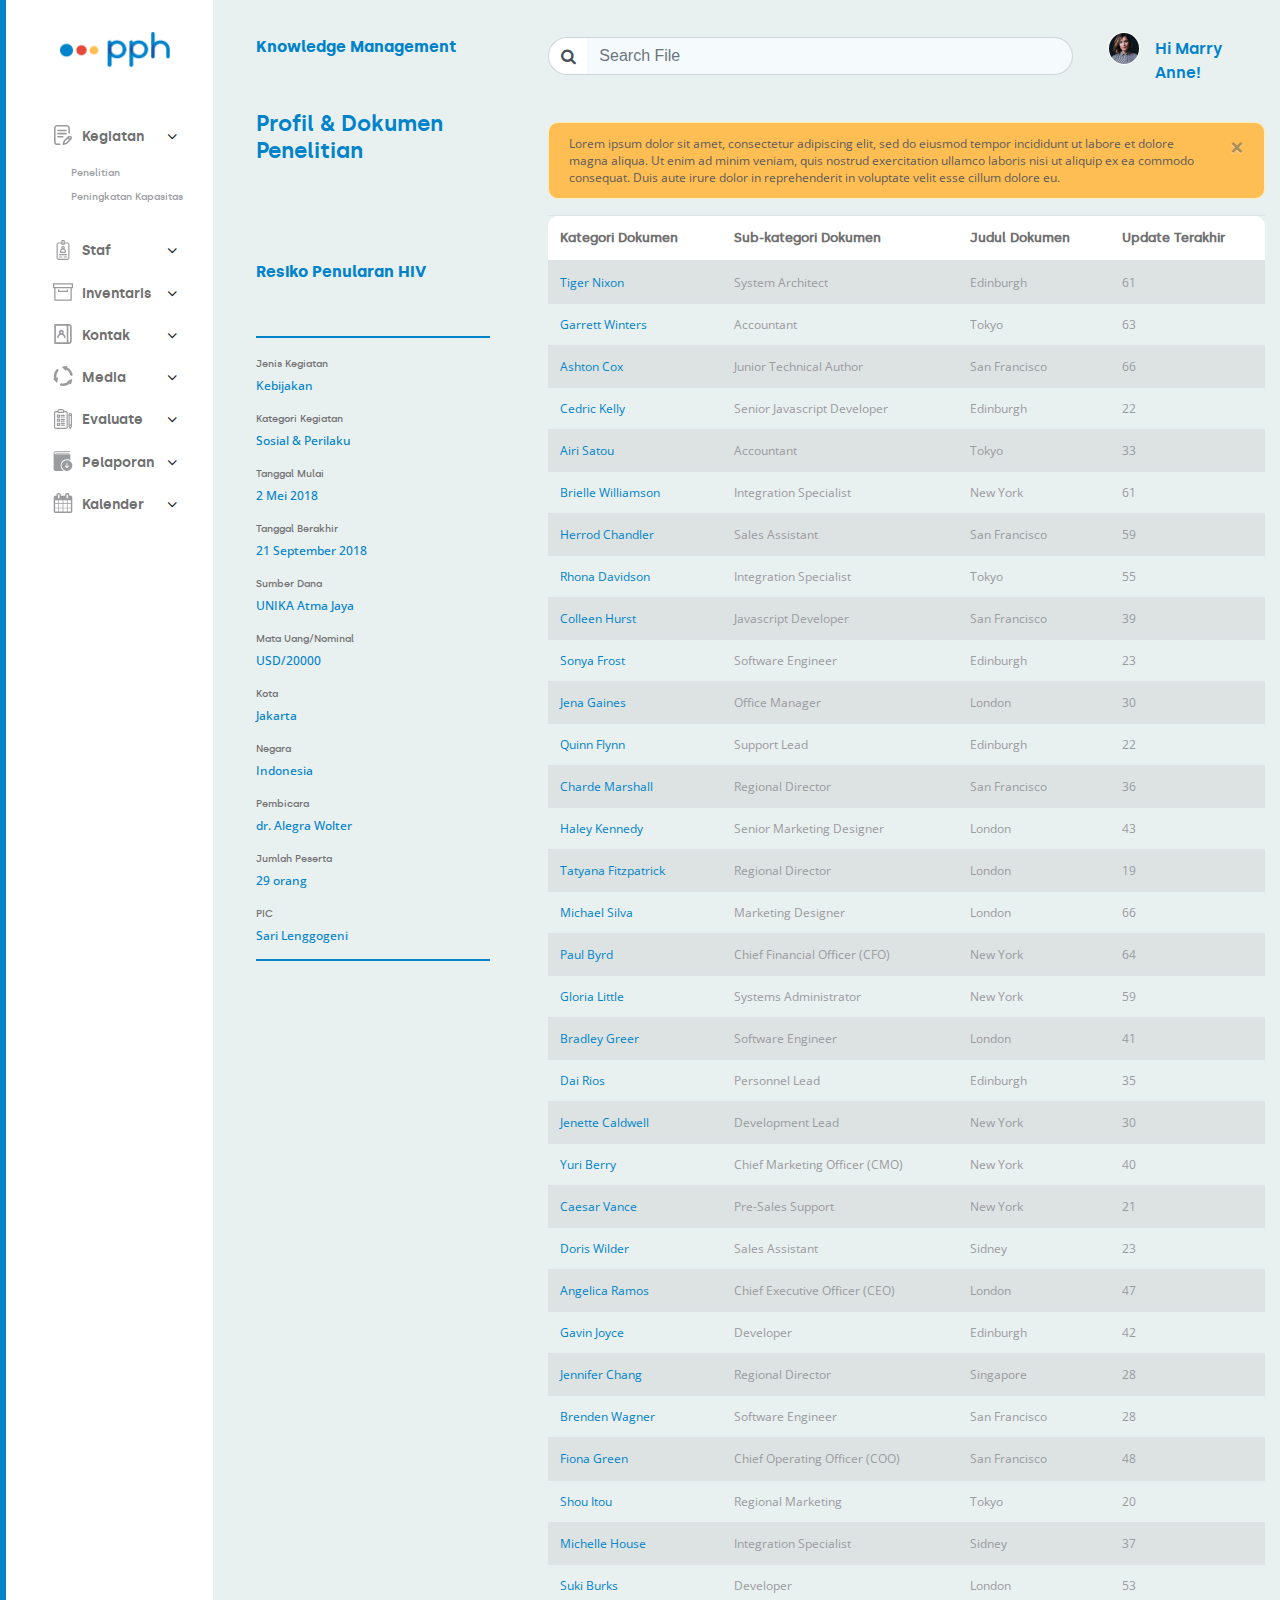
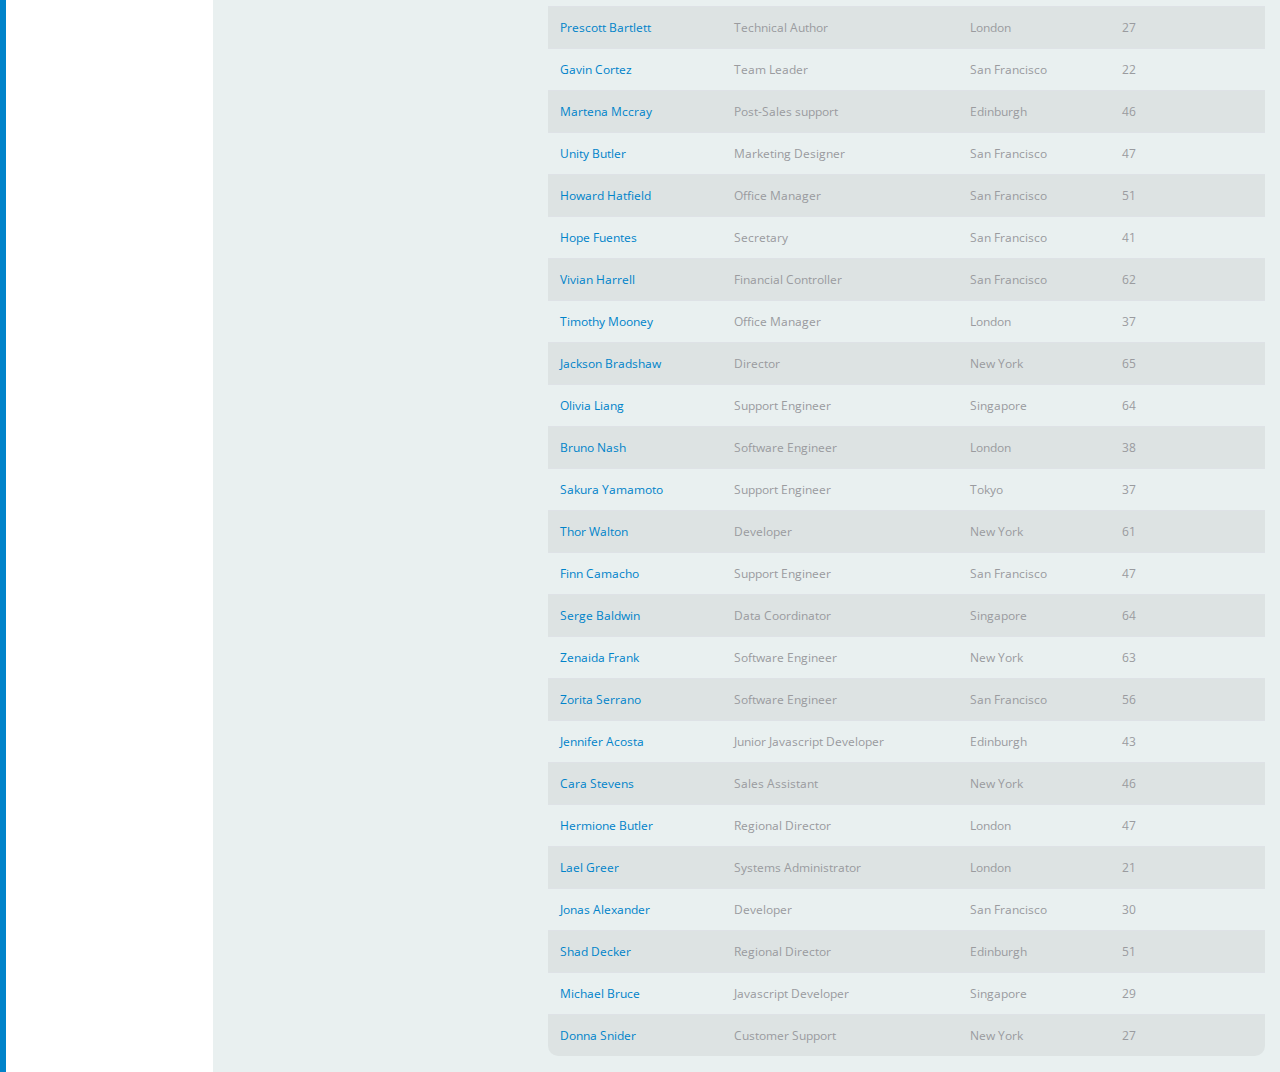
<file: profil-peningkatan.html>
<!doctype html>
<html lang="en">
  <head>
    <!-- Required meta tags -->
    <meta charset="utf-8">
    <meta name="viewport" content="width=device-width, initial-scale=1, shrink-to-fit=no"> 

     <!-- FontAwseme -->
     <link rel="stylesheet" href="https://stackpath.bootstrapcdn.com/font-awesome/4.7.0/css/font-awesome.min.css">   

    <!-- tabel -->
    <link rel="stylesheet" href="https://cdn.datatables.net/1.10.20/css/dataTables.bootstrap4.min.css">

    <link rel="stylesheet" href="https://stackpath.bootstrapcdn.com/bootstrap/4.3.1/css/bootstrap.min.css" integrity="sha384-ggOyR0iXCbMQv3Xipma34MD+dH/1fQ784/j6cY/iJTQUOhcWr7x9JvoRxT2MZw1T" crossorigin="anonymous">
    <link rel="stylesheet" href="css/penelitian.css">

    <!-- font -->
    <link href="https://fonts.googleapis.com/css?family=Open+Sans:300,300i,400,400i,600,600i,700,700i,800,800i&display=swap" rel="stylesheet">
    
    <style>
    @font-face {
        font-family: 'silkaregular';
    src: url('font/Silka-Complete-Webfont/Silka-Roman-Webfont/silka-regular-webfont.woff') format('woff');
    font-weight: normal;
    font-style: normal;
    }

    @font-face {
        font-family: 'silkabold';
        src: url('font/Silka-Complete-Webfont/Silka-Roman-Webfont/silka-bold-webfont.woff') format('woff');
    font-weight: normal;
    font-style: normal;
    }

    @font-face {
        font-family: 'silkalight';
        src: url('font/Silka-Complete-Webfont/Silka-Roman-Webfont/silka-light-webfont.woff') format('woff');
    font-weight: normal;
    font-style: normal;
    }

    @font-face {
        font-family: 'silkamedium';
        src: url('font/Silka-Complete-Webfont/Silka-Roman-Webfont/silka-medium-webfont.woff') format('woff');
    font-weight: normal;
    font-style: normal;
    }

    @font-face {
        font-family: 'silkasemibold';
        src: url('font/Silka-Complete-Webfont/Silka-Roman-Webfont/silka-semibold-webfont.woff') format('woff');
    font-weight: normal;
    font-style: normal;
    }

    @font-face {
        font-family: 'silkaregular_italic';
        src: url('font/Silka-Complete-Webfont/Silka-Italic-Webfont/silka-regularitalic-webfont.woff') format('woff');
    font-weight: normal;
    font-style: normal;
    }
    </style>
    <title>Profil & Dokumen Penelitian</title>
  </head>
  <body>

    <!-- sidebar -->
    <div class="section">
      <div class="container-fluid">
        <div class="row">
          <div class="col-2 side-nav">
            <div class="logo"><a href="penelitian.html"><img src="logo/logo.png" alt=""></img></div>
            
              <div class="accordion" id="side-nav">
                <div class="card">
                  <div class="card-header collapsed" data-toggle="collapse" href="#nav-1">
                      <a class="card-title"> <span><img class="icon-side-nav" src="icon/001-writing.svg" alt="" srcset=""></span>
                        Kegiatan
                      </a>
                  </div>

              
                  <div id="nav-1" class="collapse show" aria-labelledby="headingOne" data-parent="#side-nav">
                    <div class="card-body">
                      <ul class="list-unstyled">
                        <li class="list-untyled"><a href="penelitian.html">Penelitian</a></li>
                        <li class="list-untyled"><a href="peningkatan-kapasitas.html">Peningkatan Kapasitas</a></li>
                      </ul>
                    </div>
                  </div>
                </div>
                <div class="card">
                  <div class="card-header collapsed" data-toggle="collapse" href="#nav-2">
                      <a class="card-title"> <span><img class="icon-side-nav" src="icon/002-id-card.svg" alt="" srcset=""></span>
                        Staf
                      </a>
                  </div>
                  <div id="nav-2" class="collapse" aria-labelledby="headingTwo" data-parent="#side-nav">
                    <div class="card-body">
                      <ul class="list-unstyled">
                        <li class="list-untyled"><a href="">Penelitian</a></li>
                        <li class="list-untyled"><a href="">Peningkatan Kapasitas</a></li>
                      </ul>                    
                    </div>
                  </div>
                </div>
                <div class="card">
                  <div class="card-header collapsed" data-toggle="collapse" href="#nav-3">
                      <a class="card-title"> <span><img class="icon-side-nav" src="icon/004-archive.svg" alt="" srcset=""></span>
                        Inventaris
                      </a>
                  </div>
                  <div id="nav-3" class="collapse" aria-labelledby="headingThree" data-parent="#side-nav">
                    <div class="card-body">
                      <ul class="list-unstyled">
                        <li class="list-untyled"><a href="">Penelitian</a></li>
                        <li class="list-untyled"><a href="">Peningkatan Kapasitas</a></li>
                      </ul>                    
                    </div>
                  </div>
                </div>
                <div class="card">                    
                  <div class="card-header collapsed" data-toggle="collapse" > <!--     href="#nav-4" -->
                      <a  href="kontak.html" class="card-title"> <span><img class="icon-side-nav" src="icon/006-contacts.svg" alt="" srcset=""></span>
                        Kontak
                      </a>
                  </div>
                  <div id="nav-4" class="collapse" aria-labelledby="headingFour" data-parent="#side-nav">
                    <div class="card-body">
                      <ul class="list-unstyled">
                        <li class="list-untyled"><a href="">Penelitian</a></li>
                        <li class="list-untyled"><a href="">Peningkatan Kapasitas</a></li>
                      </ul>                    
                    </div>
                  </div>
                </div>
                <div class="card">
                  <div class="card-header collapsed" data-toggle="collapse" >
                      <a href="media.html" class="card-title"> <span><img class="icon-side-nav"  src="icon/007-recycle-sign.svg" alt="" srcset=""></span>
                        Media
                      </a>
                  </div>
                  <div id="nav-5" class="collapse" aria-labelledby="headingFive" data-parent="#side-nav">
                    <div class="card-body">
                      <ul class="list-unstyled">
                        <li class="list-untyled"><a href="">Penelitian</a></li>
                        <li class="list-untyled"><a href="">Peningkatan Kapasitas</a></li>
                      </ul>                    
                    </div>
                  </div>
                </div>
                <div class="card">
                  <div class="card-header collapsed" data-toggle="collapse" href="#nav-6">
                      <a class="card-title"> <span><img class="icon-side-nav" src="icon/011-quality.svg" alt="" srcset=""></span>
                        Evaluate
                      </a>
                  </div>
                  <div id="nav-6" class="collapse" aria-labelledby="headingSix" data-parent="#side-nav">
                    <div class="card-body">
                      <ul class="list-unstyled">
                        <li class="list-untyled"><a href="">Penelitian</a></li>
                        <li class="list-untyled"><a href="">Peningkatan Kapasitas</a></li>
                      </ul>                    
                    </div>
                  </div>
                </div>
                <div class="card">
                  <div class="card-header collapsed" data-toggle="collapse" href="#nav-7">
                      <a class="card-title"> <span><img class="icon-side-nav"  src="icon/009-book.svg" alt="" srcset=""></span>
                        Pelaporan
                      </a>
                  </div>
                  <div id="nav-7" class="collapse" aria-labelledby="headingSeven" data-parent="#side-nav">
                    <div class="card-body">
                      <ul class="list-unstyled">
                        <li class="list-untyled"><a href="">Penelitian</a></li>
                        <li class="list-untyled"><a href="">Peningkatan Kapasitas</a></li>
                      </ul>                    
                    </div>
                  </div>
                </div>
                <div class="card">
                  <div class="card-header collapsed" data-toggle="collapse" href="#nav-8">
                      <a class="card-title"> <span><img class="icon-side-nav" src="icon/calendar-with-spring-binder-and-date-blocks.svg"alt="" srcset=""></span>
                        Kalender
                      </a>
                  </div>
                  <div id="nav-8" class="collapse" aria-labelledby="headingEight" data-parent="#side-nav">
                    <div class="card-body">
                      <ul class="list-unstyled">
                        <li class="list-untyled"><a href="">Penelitian</a></li>
                        <li class="list-untyled"><a href="">Peningkatan Kapasitas</a></li>
                      </ul>                    
                    </div>
                  </div>
                </div>
              </div>
            </div> 
            

          <div class="col-3 filter-section">
            <h4>Knowledge Management</h4>
            <h3>Profil & Dokumen Penelitian</h3>


            <div class="p-info">
              <h4>Resiko Penularan HIV</h4>
              <hr class="batas"> 

              <h6>Jenis Kegiatan</h6>
              <h5>Kebijakan</h5>

              <h6>Kategori Kegiatan</h6>
              <h5>Sosial & Perilaku</h5>

              <h6>Tanggal Mulai</h6>
              <h5>2 Mei 2018</h5>

              <h6>Tanggal Berakhir</h6>
              <h5>21 September 2018</h5>

              <h6>Sumber Dana</h6>
              <h5>UNIKA Atma Jaya</h5>

              <h6>Mata Uang/Nominal</h6>
              <h5>USD/20000</h5>

              <h6>Kota</h6>
              <h5>Jakarta</h5>

              <h6>Negara</h6>
              <h5>Indonesia</h5>

              <h6>Pembicara</h6>
              <h5>dr. Alegra Wolter</h5>

              <h6>Jumlah Peserta</h6>
              <h5>29 orang</h5>

              <h6>PIC</h6>
              <h5>Sari Lenggogeni</h5>
              <hr class="batas">
            </div>      
          </div>

          
          <div class="col-7 tabel-group ">
            <div class="row">
              <div class="col-9 search-group">
                <form action="">
                  <div class="input-group flex-nowrap search">
                    <div class="input-group-prepend">
                      <span class="input-group-text" id="addon-wrapping"><i class="fa fa-search" aria-hidden="true"></i></span>
                    </div>
                    <input type="text" class="form-control" placeholder="Search File" aria-label="" aria-describedby="addon-wrapping">
                  </div>                  
                </form>                  
              </div>
              <div class="col-3">
                <img class="account float-left" src="img/img-account.png" alt="">
                  <div class="nama fleat-rigt">Hi Marry Anne!</div>
              </div>
            </div>


            <div class="alert alert-warning alert-dismissible fade show" role="alert">
              Lorem ipsum dolor sit amet, consectetur adipiscing elit, sed do eiusmod tempor incididunt ut labore et dolore magna aliqua. Ut enim ad minim veniam, quis nostrud exercitation ullamco laboris nisi ut aliquip ex ea commodo consequat. Duis aute irure dolor in reprehenderit in voluptate velit esse cillum dolore eu.
              <button type="button" class="close" data-dismiss="alert" aria-label="Close">
                <span aria-hidden="true">&times;</span>
              </button>
            </div>

            <table id="penelitian" class="table table-striped radius-tabel" style="width:100%">
              <thead>
                  <tr>
                      <th>Kategori Dokumen</th>
                      <th>Sub-kategori Dokumen</th>
                      <th>Judul Dokumen</th>
                      <th>Update Terakhir</th>
                  </tr>
              </thead>
              <tbody>
                  <tr>
                      <td class="tbl-keg" >Tiger Nixon</td>
                      <td>System Architect</td>
                      <td>Edinburgh</td>
                      <td>61</td>                      
                  </tr>
                  <tr>
                      <td class="tbl-keg">Garrett Winters</td>
                      <td>Accountant</td>
                      <td>Tokyo</td>
                      <td>63</td>                      
                  </tr>
                  <tr>
                      <td class="tbl-keg">Ashton Cox</td>
                      <td>Junior Technical Author</td>
                      <td>San Francisco</td>
                      <td>66</td>                      
                  </tr>
                  <tr>
                      <td class="tbl-keg">Cedric Kelly</td>
                      <td>Senior Javascript Developer</td>
                      <td>Edinburgh</td>
                      <td>22</td>                      
                  </tr>
                  <tr>
                      <td class="tbl-keg">Airi Satou</td>
                      <td>Accountant</td>
                      <td>Tokyo</td>
                      <td>33</td>                      
                  </tr>
                  <tr>
                      <td class="tbl-keg">Brielle Williamson</td>
                      <td>Integration Specialist</td>
                      <td>New York</td>
                      <td>61</td>                      
                  </tr>
                  <tr>
                      <td class="tbl-keg">Herrod Chandler</td>
                      <td>Sales Assistant</td>
                      <td>San Francisco</td>
                      <td>59</td>                      
                  </tr>
                  <tr>
                      <td class="tbl-keg">Rhona Davidson</td>
                      <td>Integration Specialist</td>
                      <td>Tokyo</td>
                      <td>55</td>                      
                  </tr>
                  <tr>
                      <td class="tbl-keg">Colleen Hurst</td>
                      <td>Javascript Developer</td>
                      <td>San Francisco</td>
                      <td>39</td>                      
                  </tr>
                  <tr>
                      <td class="tbl-keg">Sonya Frost</td>
                      <td>Software Engineer</td>
                      <td>Edinburgh</td>
                      <td>23</td>                      
                  </tr>
                  <tr>
                      <td class="tbl-keg">Jena Gaines</td>
                      <td>Office Manager</td>
                      <td>London</td>
                      <td>30</td>                      
                  </tr>
                  <tr>
                      <td class="tbl-keg">Quinn Flynn</td>
                      <td>Support Lead</td>
                      <td>Edinburgh</td>
                      <td>22</td>                      
                  </tr>
                  <tr>
                      <td class="tbl-keg">Charde Marshall</td>
                      <td>Regional Director</td>
                      <td>San Francisco</td>
                      <td>36</td>                      
                  </tr>
                  <tr>
                      <td class="tbl-keg">Haley Kennedy</td>
                      <td>Senior Marketing Designer</td>
                      <td>London</td>
                      <td>43</td>                      
                  </tr>
                  <tr>
                      <td class="tbl-keg">Tatyana Fitzpatrick</td>
                      <td>Regional Director</td>
                      <td>London</td>
                      <td>19</td>                      
                  </tr>
                  <tr>
                      <td class="tbl-keg">Michael Silva</td>
                      <td>Marketing Designer</td>
                      <td>London</td>
                      <td>66</td>                      
                  </tr>
                  <tr>
                      <td class="tbl-keg">Paul Byrd</td>
                      <td>Chief Financial Officer (CFO)</td>
                      <td>New York</td>
                      <td>64</td>                      
                  </tr>
                  <tr>
                      <td class="tbl-keg">Gloria Little</td>
                      <td>Systems Administrator</td>
                      <td>New York</td>
                      <td>59</td>                      
                  </tr>
                  <tr>
                      <td class="tbl-keg">Bradley Greer</td>
                      <td>Software Engineer</td>
                      <td>London</td>
                      <td>41</td>                      
                  </tr>
                  <tr>
                      <td class="tbl-keg">Dai Rios</td>
                      <td>Personnel Lead</td>
                      <td>Edinburgh</td>
                      <td>35</td>                      
                  </tr>
                  <tr>
                      <td class="tbl-keg">Jenette Caldwell</td>
                      <td>Development Lead</td>
                      <td>New York</td>
                      <td>30</td>                      
                  </tr>
                  <tr>
                      <td class="tbl-keg">Yuri Berry</td>
                      <td>Chief Marketing Officer (CMO)</td>
                      <td>New York</td>
                      <td>40</td>                      
                  </tr>
                  <tr>
                      <td class="tbl-keg">Caesar Vance</td>
                      <td>Pre-Sales Support</td>
                      <td>New York</td>
                      <td>21</td>                      
                  </tr>
                  <tr>
                      <td class="tbl-keg">Doris Wilder</td>
                      <td>Sales Assistant</td>
                      <td>Sidney</td>
                      <td>23</td>                      
                  </tr>
                  <tr>
                      <td class="tbl-keg">Angelica Ramos</td>
                      <td>Chief Executive Officer (CEO)</td>
                      <td>London</td>
                      <td>47</td>                      
                  </tr>
                  <tr>
                      <td class="tbl-keg">Gavin Joyce</td>
                      <td>Developer</td>
                      <td>Edinburgh</td>
                      <td>42</td>                      
                  </tr>
                  <tr>
                      <td class="tbl-keg">Jennifer Chang</td>
                      <td>Regional Director</td>
                      <td>Singapore</td>
                      <td>28</td>                      
                  </tr>
                  <tr>
                      <td class="tbl-keg">Brenden Wagner</td>
                      <td>Software Engineer</td>
                      <td>San Francisco</td>
                      <td>28</td>                      
                  </tr>
                  <tr>
                      <td class="tbl-keg">Fiona Green</td>
                      <td>Chief Operating Officer (COO)</td>
                      <td>San Francisco</td>
                      <td>48</td>                      
                  </tr>
                  <tr>
                      <td class="tbl-keg">Shou Itou</td>
                      <td>Regional Marketing</td>
                      <td>Tokyo</td>
                      <td>20</td>                      
                  </tr>
                  <tr>
                      <td class="tbl-keg">Michelle House</td>
                      <td>Integration Specialist</td>
                      <td>Sidney</td>
                      <td>37</td>                      
                  </tr>
                  <tr>
                      <td class="tbl-keg">Suki Burks</td>
                      <td>Developer</td>
                      <td>London</td>
                      <td>53</td>                      
                  </tr>
                  <tr>
                      <td class="tbl-keg">Prescott Bartlett</td>
                      <td>Technical Author</td>
                      <td>London</td>
                      <td>27</td>                      
                  </tr>
                  <tr>
                      <td class="tbl-keg">Gavin Cortez</td>
                      <td>Team Leader</td>
                      <td>San Francisco</td>
                      <td>22</td>                      
                  </tr>
                  <tr>
                      <td class="tbl-keg">Martena Mccray</td>
                      <td>Post-Sales support</td>
                      <td>Edinburgh</td>
                      <td>46</td>                      
                  </tr>
                  <tr>
                      <td class="tbl-keg">Unity Butler</td>
                      <td>Marketing Designer</td>
                      <td>San Francisco</td>
                      <td>47</td>                      
                  </tr>
                  <tr>
                      <td class="tbl-keg">Howard Hatfield</td>
                      <td>Office Manager</td>
                      <td>San Francisco</td>
                      <td>51</td>                      
                  </tr>
                  <tr>
                      <td class="tbl-keg">Hope Fuentes</td>
                      <td>Secretary</td>
                      <td>San Francisco</td>
                      <td>41</td>                      
                  </tr>
                  <tr>
                      <td class="tbl-keg">Vivian Harrell</td>
                      <td>Financial Controller</td>
                      <td>San Francisco</td>
                      <td>62</td>                      
                  </tr>
                  <tr>
                      <td class="tbl-keg">Timothy Mooney</td>
                      <td>Office Manager</td>
                      <td>London</td>
                      <td>37</td>                      
                  </tr>
                  <tr>
                      <td class="tbl-keg">Jackson Bradshaw</td>
                      <td>Director</td>
                      <td>New York</td>
                      <td>65</td>                      
                  </tr>
                  <tr>
                      <td class="tbl-keg">Olivia Liang</td>
                      <td>Support Engineer</td>
                      <td>Singapore</td>
                      <td>64</td>                      
                  </tr>
                  <tr>
                      <td class="tbl-keg">Bruno Nash</td>
                      <td>Software Engineer</td>
                      <td>London</td>
                      <td>38</td>                      
                  </tr>
                  <tr>
                      <td class="tbl-keg">Sakura Yamamoto</td>
                      <td>Support Engineer</td>
                      <td>Tokyo</td>
                      <td>37</td>                      
                  </tr>
                  <tr>
                      <td class="tbl-keg">Thor Walton</td>
                      <td>Developer</td>
                      <td>New York</td>
                      <td>61</td>                      
                  </tr>
                  <tr>
                      <td class="tbl-keg">Finn Camacho</td>
                      <td>Support Engineer</td>
                      <td>San Francisco</td>
                      <td>47</td>                      
                  </tr>
                  <tr>
                      <td class="tbl-keg">Serge Baldwin</td>
                      <td>Data Coordinator</td>
                      <td>Singapore</td>
                      <td>64</td>                      
                  </tr>
                  <tr>
                      <td class="tbl-keg">Zenaida Frank</td>
                      <td>Software Engineer</td>
                      <td>New York</td>
                      <td>63</td>                      
                  </tr>
                  <tr>
                      <td class="tbl-keg">Zorita Serrano</td>
                      <td>Software Engineer</td>
                      <td>San Francisco</td>
                      <td>56</td>                      
                  </tr>
                  <tr>
                      <td class="tbl-keg">Jennifer Acosta</td>
                      <td>Junior Javascript Developer</td>
                      <td>Edinburgh</td>
                      <td>43</td>                      
                  </tr>
                  <tr>
                      <td class="tbl-keg">Cara Stevens</td>
                      <td>Sales Assistant</td>
                      <td>New York</td>
                      <td>46</td>                      
                  </tr>
                  <tr>
                      <td class="tbl-keg">Hermione Butler</td>
                      <td>Regional Director</td>
                      <td>London</td>
                      <td>47</td>                      
                  </tr>
                  <tr>
                      <td class="tbl-keg">Lael Greer</td>
                      <td>Systems Administrator</td>
                      <td>London</td>
                      <td>21</td>                      
                  </tr>
                  <tr>
                      <td class="tbl-keg">Jonas Alexander</td>
                      <td>Developer</td>
                      <td>San Francisco</td>
                      <td>30</td>                      
                  </tr>
                  <tr>
                      <td class="tbl-keg">Shad Decker</td>
                      <td>Regional Director</td>
                      <td>Edinburgh</td>
                      <td>51</td>                      
                  </tr>
                  <tr>
                      <td class="tbl-keg">Michael Bruce</td>
                      <td>Javascript Developer</td>
                      <td>Singapore</td>
                      <td>29</td>                      
                  </tr>
                  <tr>
                      <td class="tbl-keg">Donna Snider</td>
                      <td>Customer Support</td>
                      <td>New York</td>
                      <td>27</td>                      
                  </tr>
              </tbody>   
          </table>
          </div>
        </div>
      </div>
    </div>

    <!-- Optional JavaScript -->
    <!-- jQuery first, then Popper.js, then Bootstrap JS -->
    <script src="https://code.jquery.com/jquery-3.3.1.slim.min.js" integrity="sha384-q8i/X+965DzO0rT7abK41JStQIAqVgRVzpbzo5smXKp4YfRvH+8abtTE1Pi6jizo" crossorigin="anonymous"></script>
    <script src="https://cdnjs.cloudflare.com/ajax/libs/popper.js/1.14.7/umd/popper.min.js" integrity="sha384-UO2eT0CpHqdSJQ6hJty5KVphtPhzWj9WO1clHTMGa3JDZwrnQq4sF86dIHNDz0W1" crossorigin="anonymous"></script>
    <script src="https://stackpath.bootstrapcdn.com/bootstrap/4.3.1/js/bootstrap.min.js" integrity="sha384-JjSmVgyd0p3pXB1rRibZUAYoIIy6OrQ6VrjIEaFf/nJGzIxFDsf4x0xIM+B07jRM" crossorigin="anonymous"></script>
    
    <!-- plugin datatables -->
    <script>
        $(document).ready(function() {
            $('#penelitian').DataTable();
        } );
      </script>
      <script src="https://cdn.datatables.net/1.10.20/js/jquery.dataTables.min.js"></script>
      <script src="https://cdn.datatables.net/1.10.20/js/dataTables.bootstrap4.min.js"></script>

      <script>
          $(document).ready(function(){
              $(".check").click(function(){
                  $("#ceklis").prop("checked", true);
              });
              $(".uncheck").click(function(){
                  $("#ceklis").prop("checked", false);
              });
          });
        </script>
  
  
  </body>
</html>
</file>
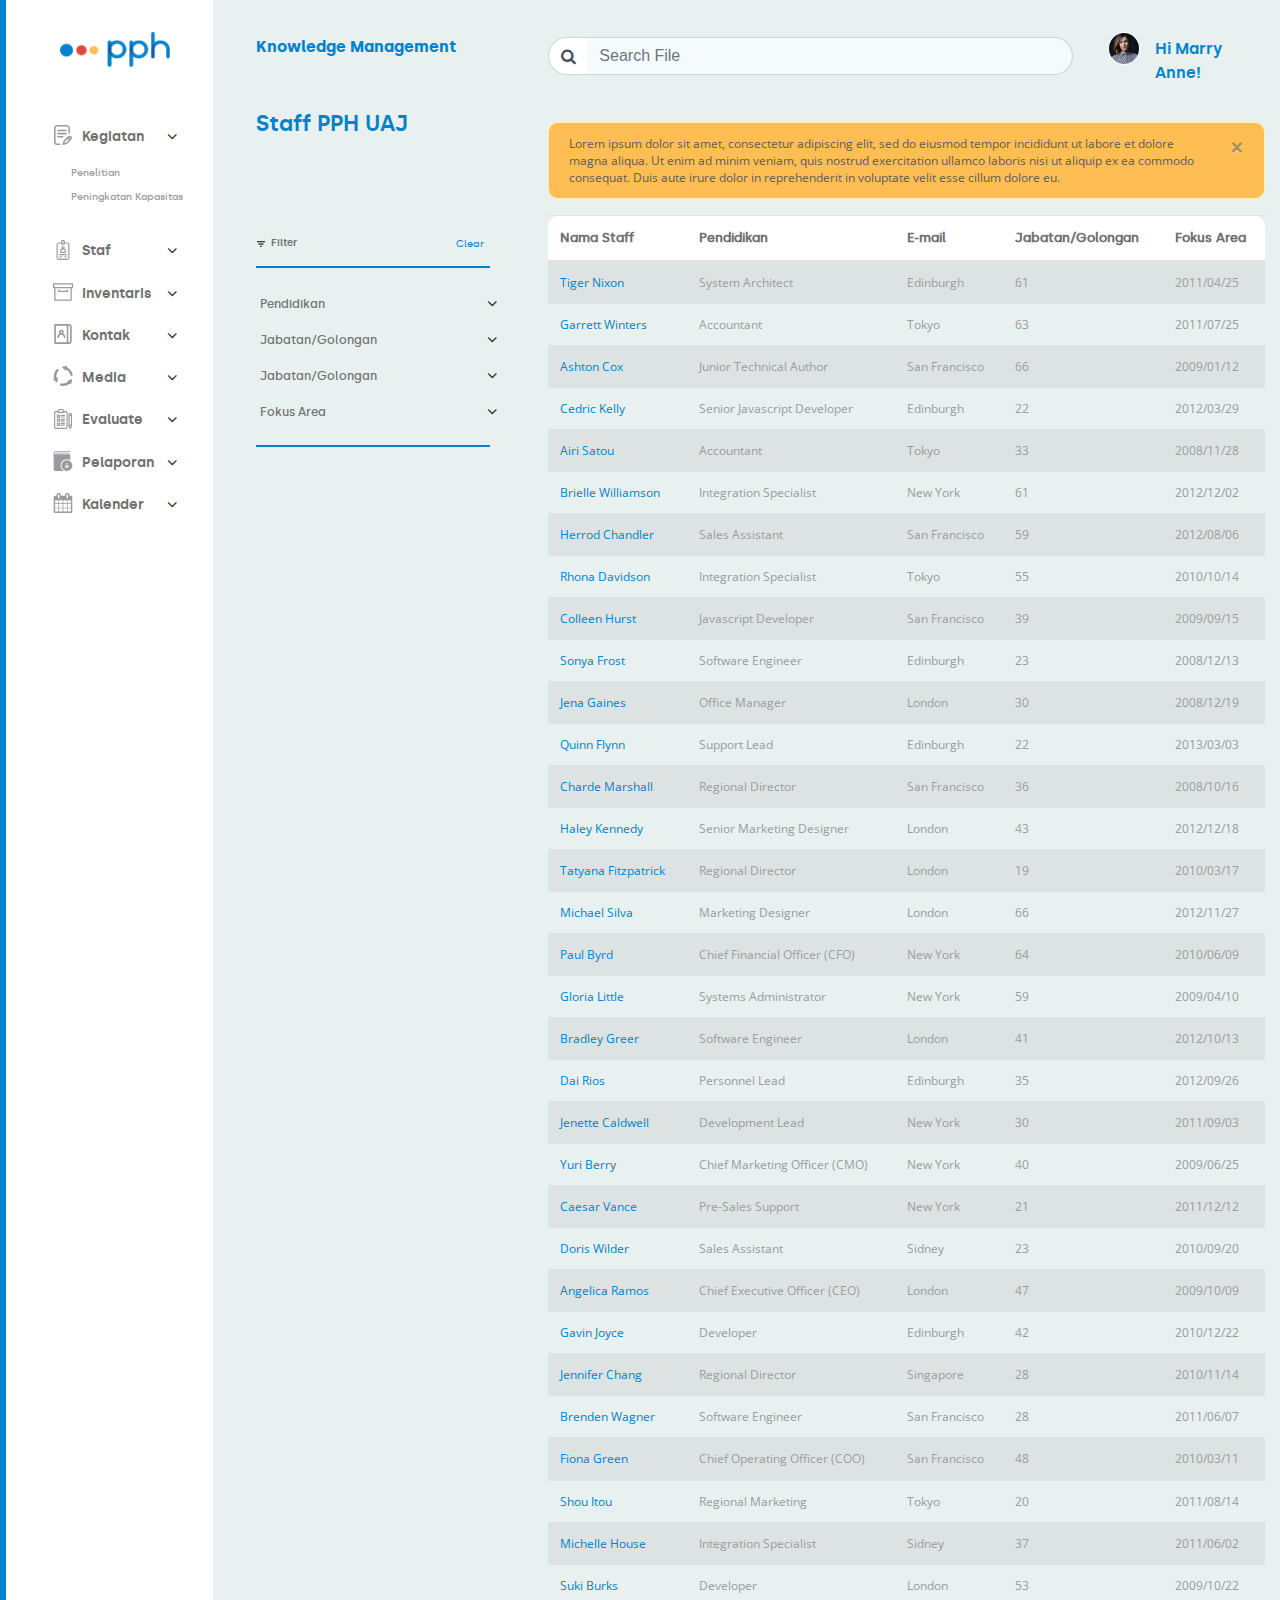
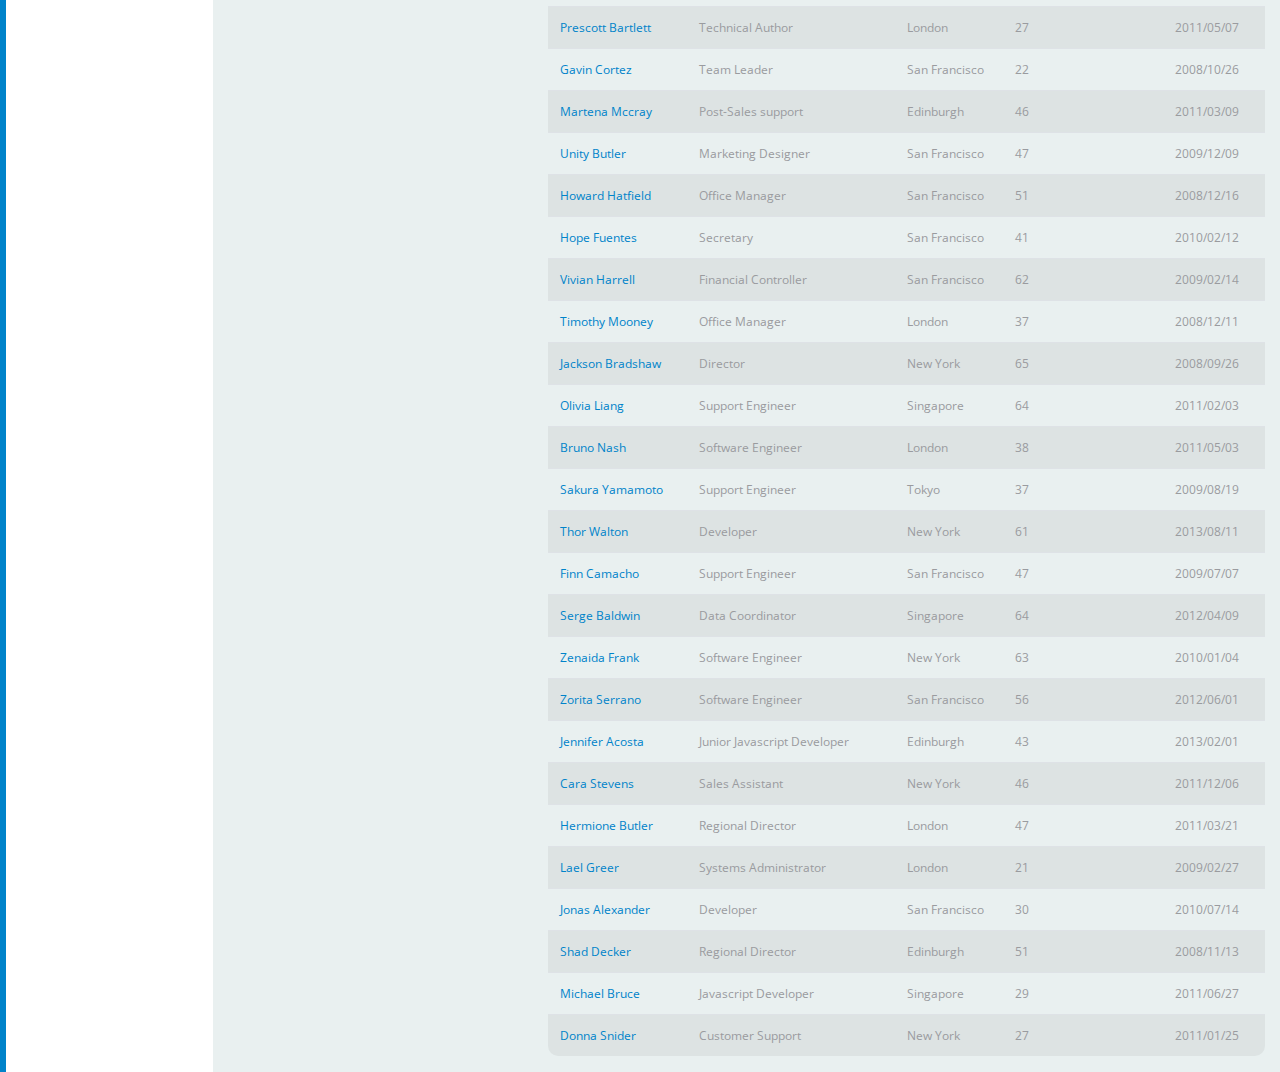
<file: staff.html>
<!doctype html>
<html lang="en">
  <head>
    <!-- Required meta tags -->
    <meta charset="utf-8">
    <meta name="viewport" content="width=device-width, initial-scale=1, shrink-to-fit=no"> 

     <!-- FontAwseme -->
     <link rel="stylesheet" href="https://stackpath.bootstrapcdn.com/font-awesome/4.7.0/css/font-awesome.min.css">   

    <!-- tabel -->
    <link rel="stylesheet" href="https://cdn.datatables.net/1.10.20/css/dataTables.bootstrap4.min.css">

    <link rel="stylesheet" href="https://stackpath.bootstrapcdn.com/bootstrap/4.3.1/css/bootstrap.min.css" integrity="sha384-ggOyR0iXCbMQv3Xipma34MD+dH/1fQ784/j6cY/iJTQUOhcWr7x9JvoRxT2MZw1T" crossorigin="anonymous">
    <link rel="stylesheet" href="css/penelitian.css">

    <!-- font -->
    <link href="https://fonts.googleapis.com/css?family=Open+Sans:300,300i,400,400i,600,600i,700,700i,800,800i&display=swap" rel="stylesheet">
    
    <style>
    @font-face {
        font-family: 'silkaregular';
    src: url('font/Silka-Complete-Webfont/Silka-Roman-Webfont/silka-regular-webfont.woff') format('woff');
    font-weight: normal;
    font-style: normal;
    }

    @font-face {
        font-family: 'silkabold';
        src: url('font/Silka-Complete-Webfont/Silka-Roman-Webfont/silka-bold-webfont.woff') format('woff');
    font-weight: normal;
    font-style: normal;
    }

    @font-face {
        font-family: 'silkalight';
        src: url('font/Silka-Complete-Webfont/Silka-Roman-Webfont/silka-light-webfont.woff') format('woff');
    font-weight: normal;
    font-style: normal;
    }

    @font-face {
        font-family: 'silkamedium';
        src: url('font/Silka-Complete-Webfont/Silka-Roman-Webfont/silka-medium-webfont.woff') format('woff');
    font-weight: normal;
    font-style: normal;
    }

    @font-face {
        font-family: 'silkasemibold';
        src: url('font/Silka-Complete-Webfont/Silka-Roman-Webfont/silka-semibold-webfont.woff') format('woff');
    font-weight: normal;
    font-style: normal;
    }

    @font-face {
        font-family: 'silkaregular_italic';
        src: url('font/Silka-Complete-Webfont/Silka-Italic-Webfont/silka-regularitalic-webfont.woff') format('woff');
    font-weight: normal;
    font-style: normal;
    }
    </style>
    <title>Staff PPH UAJ</title>
  </head>
  <body>

    <!-- sidebar -->
    <div class="section">
      <div class="container-fluid">
        <div class="row">
          <div class="col-2 side-nav">
            <div class="logo"><a href="penelitian.html"><img src="logo/logo.png" alt=""></img></div>
            
              <div class="accordion" id="side-nav">
                <div class="card">
                  <div class="card-header collapsed" data-toggle="collapse" href="#nav-1">
                      <a class="card-title"> <span><img class="icon-side-nav" src="icon/001-writing.svg" alt="" srcset=""></span>
                        Kegiatan
                      </a>
                  </div>

              
                  <div id="nav-1" class="collapse show" aria-labelledby="headingOne" data-parent="#side-nav">
                    <div class="card-body">
                      <ul class="list-unstyled">
                        <li class="list-untyled"><a href="penelitian.html">Penelitian</a></li>
                        <li class="list-untyled"><a href="peningkatan-kapasitas.html">Peningkatan Kapasitas</a></li>
                      </ul>
                    </div>
                  </div>
                </div>
                <div class="card">
                  <div class="card-header collapsed" data-toggle="collapse" href="#nav-2">
                      <a class="card-title"> <span><img class="icon-side-nav" src="icon/002-id-card.svg" alt="" srcset=""></span>
                        Staf
                      </a>
                  </div>
                  <div id="nav-2" class="collapse" aria-labelledby="headingTwo" data-parent="#side-nav">
                    <div class="card-body">
                      <ul class="list-unstyled">
                        <li class="list-untyled"><a href="">Penelitian</a></li>
                        <li class="list-untyled"><a href="">Peningkatan Kapasitas</a></li>
                      </ul>                    
                    </div>
                  </div>
                </div>
                <div class="card">
                  <div class="card-header collapsed" data-toggle="collapse" href="#nav-3">
                      <a class="card-title"> <span><img class="icon-side-nav" src="icon/004-archive.svg" alt="" srcset=""></span>
                        Inventaris
                      </a>
                  </div>
                  <div id="nav-3" class="collapse" aria-labelledby="headingThree" data-parent="#side-nav">
                    <div class="card-body">
                      <ul class="list-unstyled">
                        <li class="list-untyled"><a href="">Penelitian</a></li>
                        <li class="list-untyled"><a href="">Peningkatan Kapasitas</a></li>
                      </ul>                    
                    </div>
                  </div>
                </div>
                <div class="card">                    
                  <div class="card-header collapsed" data-toggle="collapse" > <!--     href="#nav-4" -->
                      <a  href="kontak.html" class="card-title"> <span><img class="icon-side-nav" src="icon/006-contacts.svg" alt="" srcset=""></span>
                        Kontak
                      </a>
                  </div>
                  <div id="nav-4" class="collapse" aria-labelledby="headingFour" data-parent="#side-nav">
                    <div class="card-body">
                      <ul class="list-unstyled">
                        <li class="list-untyled"><a href="">Penelitian</a></li>
                        <li class="list-untyled"><a href="">Peningkatan Kapasitas</a></li>
                      </ul>                    
                    </div>
                  </div>
                </div>
                <div class="card">
                  <div class="card-header collapsed" data-toggle="collapse" >
                      <a href="media.html" class="card-title"> <span><img class="icon-side-nav"  src="icon/007-recycle-sign.svg" alt="" srcset=""></span>
                        Media
                      </a>
                  </div>
                  <div id="nav-5" class="collapse" aria-labelledby="headingFive" data-parent="#side-nav">
                    <div class="card-body">
                      <ul class="list-unstyled">
                        <li class="list-untyled"><a href="">Penelitian</a></li>
                        <li class="list-untyled"><a href="">Peningkatan Kapasitas</a></li>
                      </ul>                    
                    </div>
                  </div>
                </div>
                <div class="card">
                  <div class="card-header collapsed" data-toggle="collapse" href="#nav-6">
                      <a class="card-title"> <span><img class="icon-side-nav" src="icon/011-quality.svg" alt="" srcset=""></span>
                        Evaluate
                      </a>
                  </div>
                  <div id="nav-6" class="collapse" aria-labelledby="headingSix" data-parent="#side-nav">
                    <div class="card-body">
                      <ul class="list-unstyled">
                        <li class="list-untyled"><a href="">Penelitian</a></li>
                        <li class="list-untyled"><a href="">Peningkatan Kapasitas</a></li>
                      </ul>                    
                    </div>
                  </div>
                </div>
                <div class="card">
                  <div class="card-header collapsed" data-toggle="collapse" href="#nav-7">
                      <a class="card-title"> <span><img class="icon-side-nav"  src="icon/009-book.svg" alt="" srcset=""></span>
                        Pelaporan
                      </a>
                  </div>
                  <div id="nav-7" class="collapse" aria-labelledby="headingSeven" data-parent="#side-nav">
                    <div class="card-body">
                      <ul class="list-unstyled">
                        <li class="list-untyled"><a href="">Penelitian</a></li>
                        <li class="list-untyled"><a href="">Peningkatan Kapasitas</a></li>
                      </ul>                    
                    </div>
                  </div>
                </div>
                <div class="card">
                  <div class="card-header collapsed" data-toggle="collapse" href="#nav-8">
                      <a class="card-title"> <span><img class="icon-side-nav" src="icon/calendar-with-spring-binder-and-date-blocks.svg"alt="" srcset=""></span>
                        Kalender
                      </a>
                  </div>
                  <div id="nav-8" class="collapse" aria-labelledby="headingEight" data-parent="#side-nav">
                    <div class="card-body">
                      <ul class="list-unstyled">
                        <li class="list-untyled"><a href="">Penelitian</a></li>
                        <li class="list-untyled"><a href="">Peningkatan Kapasitas</a></li>
                      </ul>                    
                    </div>
                  </div>
                </div>
              </div>
            </div> 
            

          <div class="col-3 filter-section">
            <h4>Knowledge Management</h4>
            <h3>Staff PPH UAJ</h3>

            <div class="clearfix">
              <div class="filter float-left"><img class="icon-filter" src="icon/filter-results-button.svg" alt="filter">Filter</div>
              <div  class="clear float-right"><button type="button" class="uncheck">Clear</button></div> 
                           
            </div>
            <hr class="batas"> 

            <div id="accordion" class="accordion">
              <div class="card mb-0">
                  <!-- Pendidikan-->
                  <div class="card-header collapsed" data-toggle="collapse" href="#collapseSatu">
                      <a class="card-title">
                        Pendidikan
                      </a>
                  </div>
                  <div id="collapseSatu" class="card-body collapse" data-parent="#accordion" >
                    <div class="form-check">
                      <label>
                        <input type="checkbox" name="check" checked> <span class="label-text">Option 01</span>
                      </label>
                    </div>
                  </div>
                  <!-- Jabatan/Golongan -->
                  <div class="card-header collapsed" data-toggle="collapse" data-parent="#accordion" href="#collapseDua">
                      <a class="card-title">
                        Jabatan/Golongan
                      </a>
                  </div>
                  <div id="collapseDua" class="card-body collapse" data-parent="#accordion" >
                    <div class="form-check">
                      <label>
                        <input type="checkbox" name="check" checked> <span class="label-text">Tampilkan Semua</span>
                      </label>
                    </div>
                    <div class="form-check">
                      <label>
                        <input type="checkbox" name="check" > <span class="label-text">Kebijakan</span>
                      </label>
                    </div>
                    <div class="form-check">
                      <label>
                        <input type="checkbox" name="check" > <span class="label-text">Bio-Medis</span>
                      </label>
                    </div>
                    <div class="form-check">
                      <label>
                        <input type="checkbox" name="check" > <span class="label-text">Sosial-Perilaku</span>
                      </label>
                    </div>
                    <div class="form-check">
                      <label>
                        <input type="checkbox" name="check" > <span class="label-text">Lecture-Series</span>
                      </label>
                    </div>
                    <div class="form-check">
                      <label>
                        <input type="checkbox" name="check" > <span class="label-text">Workshop</span>
                      </label>
                    </div>
                    <div class="form-check">
                      <label>
                        <input type="checkbox" name="check" > <span class="label-text">Pelatihan</span>
                      </label>
                    </div>
                    <div class="form-check">
                      <label>
                        <input type="checkbox" name="check" > <span class="label-text">Fun Sharing Day</span>
                      </label>
                    </div>
                    <div class="form-check">
                      <label>
                        <input type="checkbox" name="check" > <span class="label-text">Khursus Online</span>
                      </label>
                    </div>
                    <div class="form-check">
                      <label>
                        <input type="checkbox" name="check" > <span class="label-text">Pertemuan</span>
                      </label>
                    </div>
                  </div>
                  <!-- Jabatan/Golongan -->
                  <div class="card-header collapsed" data-toggle="collapse" data-parent="#accordion" href="#collapseTiga">
                      <a class="card-title">
                        Jabatan/Golongan
                      </a>
                  </div>
                  <div id="collapseTiga" class="collapse" data-parent="#accordion" >
                    <div class="form-check">
                      <label>
                        <input type="checkbox" name="check" > <span class="label-text">Pertemuan</span>
                      </label>
                    </div>
                  </div>
                  <!-- Fokus Area -->
                  <div class="card-header collapsed" data-toggle="collapse" data-parent="#accordion" href="#collapseFour">
                      <a class="card-title">
                        Fokus Area
                      </a>
                  </div>
                  <div id="collapseFour" class="collapse" data-parent="#accordion" >
                    <div class="form-check">
                      <label>
                        <input type="checkbox" name="check" > <span class="label-text">Pertemuan</span>
                      </label>
                    </div>
                  </div>
              </div>
            </div>
            <hr class="batas">   
          </div>

          
          <div class="col-7 tabel-group ">
            <div class="row">
              <div class="col-9 search-group">
                <form action="">
                  <div class="input-group flex-nowrap search">
                    <div class="input-group-prepend">
                      <span class="input-group-text" id="addon-wrapping"><i class="fa fa-search" aria-hidden="true"></i></span>
                    </div>
                    <input type="text" class="form-control" placeholder="Search File" aria-label="" aria-describedby="addon-wrapping">
                  </div>                  
                </form>                  
              </div>
              <div class="col-3">
                <img class="account float-left" src="img/img-account.png" alt="">
                  <div class="nama fleat-rigt">Hi Marry Anne!</div>
              </div>
            </div>


            <div class="alert alert-warning alert-dismissible fade show" role="alert">
              Lorem ipsum dolor sit amet, consectetur adipiscing elit, sed do eiusmod tempor incididunt ut labore et dolore magna aliqua. Ut enim ad minim veniam, quis nostrud exercitation ullamco laboris nisi ut aliquip ex ea commodo consequat. Duis aute irure dolor in reprehenderit in voluptate velit esse cillum dolore eu.
              <button type="button" class="close" data-dismiss="alert" aria-label="Close">
                <span aria-hidden="true">&times;</span>
              </button>
            </div>

            <table id="penelitian" class="table table-striped radius-tabel" style="width:100%">
              <thead>
                  <tr>
                      <th>Nama Staff</th>
                      <th>Pendidikan</th>
                      <th>E-mail</th>
                      <th>Jabatan/Golongan</th>
                      <th>Fokus Area</th>
                  </tr>
              </thead>
              <tbody>
                  <tr>
                      <td class="tbl-keg" >Tiger Nixon</td>
                      <td>System Architect</td>
                      <td>Edinburgh</td>
                      <td>61</td>
                      <td>2011/04/25</td>                      
                  </tr>
                  <tr>
                      <td class="tbl-keg">Garrett Winters</td>
                      <td>Accountant</td>
                      <td>Tokyo</td>
                      <td>63</td>
                      <td>2011/07/25</td>                      
                  </tr>
                  <tr>
                      <td class="tbl-keg">Ashton Cox</td>
                      <td>Junior Technical Author</td>
                      <td>San Francisco</td>
                      <td>66</td>
                      <td>2009/01/12</td>                      
                  </tr>
                  <tr>
                      <td class="tbl-keg">Cedric Kelly</td>
                      <td>Senior Javascript Developer</td>
                      <td>Edinburgh</td>
                      <td>22</td>
                      <td>2012/03/29</td>                      
                  </tr>
                  <tr>
                      <td class="tbl-keg">Airi Satou</td>
                      <td>Accountant</td>
                      <td>Tokyo</td>
                      <td>33</td>
                      <td>2008/11/28</td>                      
                  </tr>
                  <tr>
                      <td class="tbl-keg">Brielle Williamson</td>
                      <td>Integration Specialist</td>
                      <td>New York</td>
                      <td>61</td>
                      <td>2012/12/02</td>                      
                  </tr>
                  <tr>
                      <td class="tbl-keg">Herrod Chandler</td>
                      <td>Sales Assistant</td>
                      <td>San Francisco</td>
                      <td>59</td>
                      <td>2012/08/06</td>                      
                  </tr>
                  <tr>
                      <td class="tbl-keg">Rhona Davidson</td>
                      <td>Integration Specialist</td>
                      <td>Tokyo</td>
                      <td>55</td>
                      <td>2010/10/14</td>                      
                  </tr>
                  <tr>
                      <td class="tbl-keg">Colleen Hurst</td>
                      <td>Javascript Developer</td>
                      <td>San Francisco</td>
                      <td>39</td>
                      <td>2009/09/15</td>                      
                  </tr>
                  <tr>
                      <td class="tbl-keg">Sonya Frost</td>
                      <td>Software Engineer</td>
                      <td>Edinburgh</td>
                      <td>23</td>
                      <td>2008/12/13</td>                      
                  </tr>
                  <tr>
                      <td class="tbl-keg">Jena Gaines</td>
                      <td>Office Manager</td>
                      <td>London</td>
                      <td>30</td>
                      <td>2008/12/19</td>                      
                  </tr>
                  <tr>
                      <td class="tbl-keg">Quinn Flynn</td>
                      <td>Support Lead</td>
                      <td>Edinburgh</td>
                      <td>22</td>
                      <td>2013/03/03</td>                      
                  </tr>
                  <tr>
                      <td class="tbl-keg">Charde Marshall</td>
                      <td>Regional Director</td>
                      <td>San Francisco</td>
                      <td>36</td>
                      <td>2008/10/16</td>                      
                  </tr>
                  <tr>
                      <td class="tbl-keg">Haley Kennedy</td>
                      <td>Senior Marketing Designer</td>
                      <td>London</td>
                      <td>43</td>
                      <td>2012/12/18</td>                      
                  </tr>
                  <tr>
                      <td class="tbl-keg">Tatyana Fitzpatrick</td>
                      <td>Regional Director</td>
                      <td>London</td>
                      <td>19</td>
                      <td>2010/03/17</td>                      
                  </tr>
                  <tr>
                      <td class="tbl-keg">Michael Silva</td>
                      <td>Marketing Designer</td>
                      <td>London</td>
                      <td>66</td>
                      <td>2012/11/27</td>                      
                  </tr>
                  <tr>
                      <td class="tbl-keg">Paul Byrd</td>
                      <td>Chief Financial Officer (CFO)</td>
                      <td>New York</td>
                      <td>64</td>
                      <td>2010/06/09</td>                      
                  </tr>
                  <tr>
                      <td class="tbl-keg">Gloria Little</td>
                      <td>Systems Administrator</td>
                      <td>New York</td>
                      <td>59</td>
                      <td>2009/04/10</td>                      
                  </tr>
                  <tr>
                      <td class="tbl-keg">Bradley Greer</td>
                      <td>Software Engineer</td>
                      <td>London</td>
                      <td>41</td>
                      <td>2012/10/13</td>                      
                  </tr>
                  <tr>
                      <td class="tbl-keg">Dai Rios</td>
                      <td>Personnel Lead</td>
                      <td>Edinburgh</td>
                      <td>35</td>
                      <td>2012/09/26</td>                      
                  </tr>
                  <tr>
                      <td class="tbl-keg">Jenette Caldwell</td>
                      <td>Development Lead</td>
                      <td>New York</td>
                      <td>30</td>
                      <td>2011/09/03</td>                      
                  </tr>
                  <tr>
                      <td class="tbl-keg">Yuri Berry</td>
                      <td>Chief Marketing Officer (CMO)</td>
                      <td>New York</td>
                      <td>40</td>
                      <td>2009/06/25</td>                      
                  </tr>
                  <tr>
                      <td class="tbl-keg">Caesar Vance</td>
                      <td>Pre-Sales Support</td>
                      <td>New York</td>
                      <td>21</td>
                      <td>2011/12/12</td>                      
                  </tr>
                  <tr>
                      <td class="tbl-keg">Doris Wilder</td>
                      <td>Sales Assistant</td>
                      <td>Sidney</td>
                      <td>23</td>
                      <td>2010/09/20</td>                      
                  </tr>
                  <tr>
                      <td class="tbl-keg">Angelica Ramos</td>
                      <td>Chief Executive Officer (CEO)</td>
                      <td>London</td>
                      <td>47</td>
                      <td>2009/10/09</td>                      
                  </tr>
                  <tr>
                      <td class="tbl-keg">Gavin Joyce</td>
                      <td>Developer</td>
                      <td>Edinburgh</td>
                      <td>42</td>
                      <td>2010/12/22</td>                      
                  </tr>
                  <tr>
                      <td class="tbl-keg">Jennifer Chang</td>
                      <td>Regional Director</td>
                      <td>Singapore</td>
                      <td>28</td>
                      <td>2010/11/14</td>                      
                  </tr>
                  <tr>
                      <td class="tbl-keg">Brenden Wagner</td>
                      <td>Software Engineer</td>
                      <td>San Francisco</td>
                      <td>28</td>
                      <td>2011/06/07</td>                      
                  </tr>
                  <tr>
                      <td class="tbl-keg">Fiona Green</td>
                      <td>Chief Operating Officer (COO)</td>
                      <td>San Francisco</td>
                      <td>48</td>
                      <td>2010/03/11</td>                      
                  </tr>
                  <tr>
                      <td class="tbl-keg">Shou Itou</td>
                      <td>Regional Marketing</td>
                      <td>Tokyo</td>
                      <td>20</td>
                      <td>2011/08/14</td>                      
                  </tr>
                  <tr>
                      <td class="tbl-keg">Michelle House</td>
                      <td>Integration Specialist</td>
                      <td>Sidney</td>
                      <td>37</td>
                      <td>2011/06/02</td>                      
                  </tr>
                  <tr>
                      <td class="tbl-keg">Suki Burks</td>
                      <td>Developer</td>
                      <td>London</td>
                      <td>53</td>
                      <td>2009/10/22</td>                      
                  </tr>
                  <tr>
                      <td class="tbl-keg">Prescott Bartlett</td>
                      <td>Technical Author</td>
                      <td>London</td>
                      <td>27</td>
                      <td>2011/05/07</td>                      
                  </tr>
                  <tr>
                      <td class="tbl-keg">Gavin Cortez</td>
                      <td>Team Leader</td>
                      <td>San Francisco</td>
                      <td>22</td>
                      <td>2008/10/26</td>                      
                  </tr>
                  <tr>
                      <td class="tbl-keg">Martena Mccray</td>
                      <td>Post-Sales support</td>
                      <td>Edinburgh</td>
                      <td>46</td>
                      <td>2011/03/09</td>                      
                  </tr>
                  <tr>
                      <td class="tbl-keg">Unity Butler</td>
                      <td>Marketing Designer</td>
                      <td>San Francisco</td>
                      <td>47</td>
                      <td>2009/12/09</td>                      
                  </tr>
                  <tr>
                      <td class="tbl-keg">Howard Hatfield</td>
                      <td>Office Manager</td>
                      <td>San Francisco</td>
                      <td>51</td>
                      <td>2008/12/16</td>                      
                  </tr>
                  <tr>
                      <td class="tbl-keg">Hope Fuentes</td>
                      <td>Secretary</td>
                      <td>San Francisco</td>
                      <td>41</td>
                      <td>2010/02/12</td>                      
                  </tr>
                  <tr>
                      <td class="tbl-keg">Vivian Harrell</td>
                      <td>Financial Controller</td>
                      <td>San Francisco</td>
                      <td>62</td>
                      <td>2009/02/14</td>                      
                  </tr>
                  <tr>
                      <td class="tbl-keg">Timothy Mooney</td>
                      <td>Office Manager</td>
                      <td>London</td>
                      <td>37</td>
                      <td>2008/12/11</td>                      
                  </tr>
                  <tr>
                      <td class="tbl-keg">Jackson Bradshaw</td>
                      <td>Director</td>
                      <td>New York</td>
                      <td>65</td>
                      <td>2008/09/26</td>                      
                  </tr>
                  <tr>
                      <td class="tbl-keg">Olivia Liang</td>
                      <td>Support Engineer</td>
                      <td>Singapore</td>
                      <td>64</td>
                      <td>2011/02/03</td>                      
                  </tr>
                  <tr>
                      <td class="tbl-keg">Bruno Nash</td>
                      <td>Software Engineer</td>
                      <td>London</td>
                      <td>38</td>
                      <td>2011/05/03</td>                      
                  </tr>
                  <tr>
                      <td class="tbl-keg">Sakura Yamamoto</td>
                      <td>Support Engineer</td>
                      <td>Tokyo</td>
                      <td>37</td>
                      <td>2009/08/19</td>                      
                  </tr>
                  <tr>
                      <td class="tbl-keg">Thor Walton</td>
                      <td>Developer</td>
                      <td>New York</td>
                      <td>61</td>
                      <td>2013/08/11</td>                      
                  </tr>
                  <tr>
                      <td class="tbl-keg">Finn Camacho</td>
                      <td>Support Engineer</td>
                      <td>San Francisco</td>
                      <td>47</td>
                      <td>2009/07/07</td>                      
                  </tr>
                  <tr>
                      <td class="tbl-keg">Serge Baldwin</td>
                      <td>Data Coordinator</td>
                      <td>Singapore</td>
                      <td>64</td>
                      <td>2012/04/09</td>                      
                  </tr>
                  <tr>
                      <td class="tbl-keg">Zenaida Frank</td>
                      <td>Software Engineer</td>
                      <td>New York</td>
                      <td>63</td>
                      <td>2010/01/04</td>                      
                  </tr>
                  <tr>
                      <td class="tbl-keg">Zorita Serrano</td>
                      <td>Software Engineer</td>
                      <td>San Francisco</td>
                      <td>56</td>
                      <td>2012/06/01</td>                      
                  </tr>
                  <tr>
                      <td class="tbl-keg">Jennifer Acosta</td>
                      <td>Junior Javascript Developer</td>
                      <td>Edinburgh</td>
                      <td>43</td>
                      <td>2013/02/01</td>                      
                  </tr>
                  <tr>
                      <td class="tbl-keg">Cara Stevens</td>
                      <td>Sales Assistant</td>
                      <td>New York</td>
                      <td>46</td>
                      <td>2011/12/06</td>                      
                  </tr>
                  <tr>
                      <td class="tbl-keg">Hermione Butler</td>
                      <td>Regional Director</td>
                      <td>London</td>
                      <td>47</td>
                      <td>2011/03/21</td>                      
                  </tr>
                  <tr>
                      <td class="tbl-keg">Lael Greer</td>
                      <td>Systems Administrator</td>
                      <td>London</td>
                      <td>21</td>
                      <td>2009/02/27</td>                      
                  </tr>
                  <tr>
                      <td class="tbl-keg">Jonas Alexander</td>
                      <td>Developer</td>
                      <td>San Francisco</td>
                      <td>30</td>
                      <td>2010/07/14</td>                      
                  </tr>
                  <tr>
                      <td class="tbl-keg">Shad Decker</td>
                      <td>Regional Director</td>
                      <td>Edinburgh</td>
                      <td>51</td>
                      <td>2008/11/13</td>                      
                  </tr>
                  <tr>
                      <td class="tbl-keg">Michael Bruce</td>
                      <td>Javascript Developer</td>
                      <td>Singapore</td>
                      <td>29</td>
                      <td>2011/06/27</td>                      
                  </tr>
                  <tr>
                      <td class="tbl-keg">Donna Snider</td>
                      <td>Customer Support</td>
                      <td>New York</td>
                      <td>27</td>
                      <td>2011/01/25</td>                      
                  </tr>
              </tbody>   
          </table>
          </div>
        </div>
      </div>
    </div>

    <!-- Optional JavaScript -->
    <!-- jQuery first, then Popper.js, then Bootstrap JS -->
    <script src="https://code.jquery.com/jquery-3.3.1.slim.min.js" integrity="sha384-q8i/X+965DzO0rT7abK41JStQIAqVgRVzpbzo5smXKp4YfRvH+8abtTE1Pi6jizo" crossorigin="anonymous"></script>
    <script src="https://cdnjs.cloudflare.com/ajax/libs/popper.js/1.14.7/umd/popper.min.js" integrity="sha384-UO2eT0CpHqdSJQ6hJty5KVphtPhzWj9WO1clHTMGa3JDZwrnQq4sF86dIHNDz0W1" crossorigin="anonymous"></script>
    <script src="https://stackpath.bootstrapcdn.com/bootstrap/4.3.1/js/bootstrap.min.js" integrity="sha384-JjSmVgyd0p3pXB1rRibZUAYoIIy6OrQ6VrjIEaFf/nJGzIxFDsf4x0xIM+B07jRM" crossorigin="anonymous"></script>
    
    <!-- plugin datatables -->
    <script>
        $(document).ready(function() {
            $('#penelitian').DataTable();
        } );
      </script>
      <script src="https://cdn.datatables.net/1.10.20/js/jquery.dataTables.min.js"></script>
      <script src="https://cdn.datatables.net/1.10.20/js/dataTables.bootstrap4.min.js"></script>

      <script>
          $(document).ready(function(){
              $(".check").click(function(){
                  $("#ceklis").prop("checked", true);
              });
              $(".uncheck").click(function(){
                  $("#ceklis").prop("checked", false);
              });
          });
        </script>
  
  
  </body>
</html>
</file>
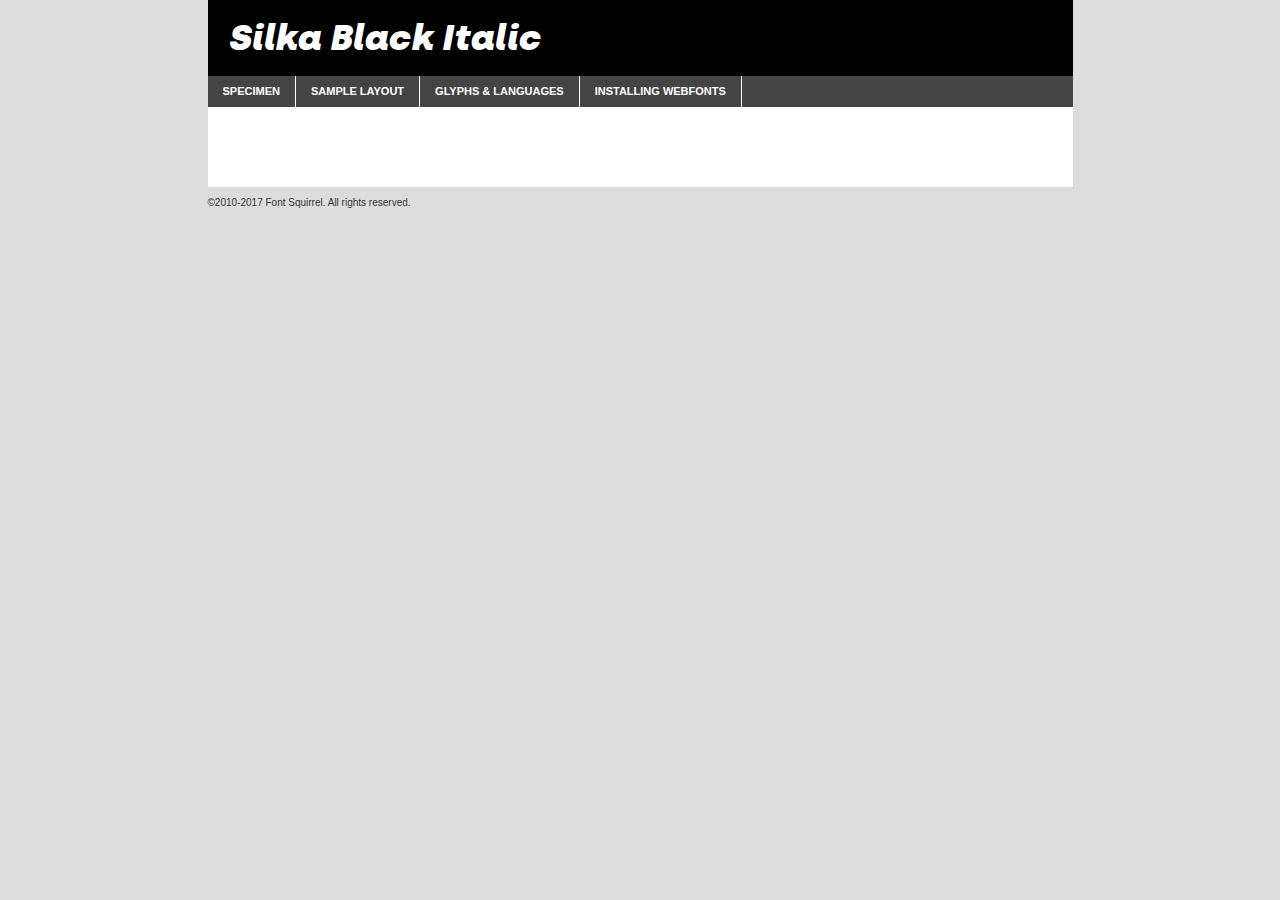
<file: font/Silka-Complete-Webfont/Silka-Italic-Webfont/silka-blackitalic-demo.html>
<!DOCTYPE html PUBLIC "-//W3C//DTD XHTML 1.0 Transitional//EN"
	"http://www.w3.org/TR/xhtml1/DTD/xhtml1-transitional.dtd">

<html xmlns="http://www.w3.org/1999/xhtml" xml:lang="en" lang="en">
<head>
	<meta http-equiv="Content-Type" content="text/html; charset=utf-8" />
	<script src="http://ajax.googleapis.com/ajax/libs/jquery/1.7.2/jquery.min.js" type="text/javascript" charset="utf-8"></script>
	<script type="text/javascript">
	(function($){$.fn.easyTabs=function(option){var param=jQuery.extend({fadeSpeed:"fast",defaultContent:1,activeClass:'active'},option);$(this).each(function(){var thisId="#"+this.id;if(param.defaultContent==''){param.defaultContent=1;}
	if(typeof param.defaultContent=="number")
	{var defaultTab=$(thisId+" .tabs li:eq("+(param.defaultContent-1)+") a").attr('href').substr(1);}else{var defaultTab=param.defaultContent;}
	$(thisId+" .tabs li a").each(function(){var tabToHide=$(this).attr('href').substr(1);$("#"+tabToHide).addClass('easytabs-tab-content');});hideAll();changeContent(defaultTab);function hideAll(){$(thisId+" .easytabs-tab-content").hide();}
	function changeContent(tabId){hideAll();$(thisId+" .tabs li").removeClass(param.activeClass);$(thisId+" .tabs li a[href=#"+tabId+"]").closest('li').addClass(param.activeClass);if(param.fadeSpeed!="none")
	{$(thisId+" #"+tabId).fadeIn(param.fadeSpeed);}else{$(thisId+" #"+tabId).show();}}
	$(thisId+" .tabs li").click(function(){var tabId=$(this).find('a').attr('href').substr(1);changeContent(tabId);return false;});});}})(jQuery);
	</script>
	<link rel="stylesheet" href="specimen_files/specimen_stylesheet.css" type="text/css" charset="utf-8" />
	<link rel="stylesheet" href="stylesheet.css" type="text/css" charset="utf-8" />

	<style type="text/css">
					body{
				font-family: 'silkablack_italic';
							}
		</style>

	<title>Silka Black Italic Specimen</title>
	
	
	<script type="text/javascript" charset="utf-8">
		$(document).ready(function() {
			$('#container').easyTabs({defaultContent:1});
		});
	</script>
</head>

<body>
<div id="container">
	<div id="header">
		Silka Black Italic	</div>
	<ul class="tabs">
		<li><a href="#specimen">Specimen</a></li>
		<li><a href="#layout">Sample Layout</a></li>
				<li><a href="#glyphs">Glyphs &amp; Languages</a></li>
		<li><a href="#installing">Installing Webfonts</a></li>
		
	</ul>
	
	<div id="main_content">

		
			<div id="specimen">
		
				<div class="section">
					<div class="grid12 firstcol">
						<div class="huge">AaBb</div>
					</div>
				</div>
		
				<div class="section">
					<div class="glyph_range">A&#x200B;B&#x200b;C&#x200b;D&#x200b;E&#x200b;F&#x200b;G&#x200b;H&#x200b;I&#x200b;J&#x200b;K&#x200b;L&#x200b;M&#x200b;N&#x200b;O&#x200b;P&#x200b;Q&#x200b;R&#x200b;S&#x200b;T&#x200b;U&#x200b;V&#x200b;W&#x200b;X&#x200b;Y&#x200b;Z&#x200b;a&#x200b;b&#x200b;c&#x200b;d&#x200b;e&#x200b;f&#x200b;g&#x200b;h&#x200b;i&#x200b;j&#x200b;k&#x200b;l&#x200b;m&#x200b;n&#x200b;o&#x200b;p&#x200b;q&#x200b;r&#x200b;s&#x200b;t&#x200b;u&#x200b;v&#x200b;w&#x200b;x&#x200b;y&#x200b;z&#x200b;1&#x200b;2&#x200b;3&#x200b;4&#x200b;5&#x200b;6&#x200b;7&#x200b;8&#x200b;9&#x200b;0&#x200b;&amp;&#x200b;.&#x200b;,&#x200b;?&#x200b;!&#x200b;&#64;&#x200b;(&#x200b;)&#x200b;#&#x200b;$&#x200b;%&#x200b;*&#x200b;+&#x200b;-&#x200b;=&#x200b;:&#x200b;;</div>
				</div>
				<div class="section">
					<div class="grid12 firstcol">
						<table class="sample_table">
							<tr><td>10</td><td class="size10">abcdefghijklmnopqrstuvwxyzABCDEFGHIJKLMNOPQRSTUVWXYZ0123456789abcdefghijklmnopqrstuvwxyzABCDEFGHIJKLMNOPQRSTUVWXYZ0123456789abcdefghijklmnopqrstuvwxyzABCDEFGHIJKLMNOPQRSTUVWXYZ</td></tr>
							<tr><td>11</td><td class="size11">abcdefghijklmnopqrstuvwxyzABCDEFGHIJKLMNOPQRSTUVWXYZ0123456789abcdefghijklmnopqrstuvwxyzABCDEFGHIJKLMNOPQRSTUVWXYZ0123456789abcdefghijklmnopqrstuvwxyzABCDEFGHIJKLMNOPQRSTUVWXYZ</td></tr>
							<tr><td>12</td><td class="size12">abcdefghijklmnopqrstuvwxyzABCDEFGHIJKLMNOPQRSTUVWXYZ0123456789abcdefghijklmnopqrstuvwxyzABCDEFGHIJKLMNOPQRSTUVWXYZ0123456789abcdefghijklmnopqrstuvwxyzABCDEFGHIJKLMNOPQRSTUVWXYZ</td></tr>
							<tr><td>13</td><td class="size13">abcdefghijklmnopqrstuvwxyzABCDEFGHIJKLMNOPQRSTUVWXYZ0123456789abcdefghijklmnopqrstuvwxyzABCDEFGHIJKLMNOPQRSTUVWXYZ0123456789abcdefghijklmnopqrstuvwxyzABCDEFGHIJKLMNOPQRSTUVWXYZ</td></tr>
							<tr><td>14</td><td class="size14">abcdefghijklmnopqrstuvwxyzABCDEFGHIJKLMNOPQRSTUVWXYZ0123456789abcdefghijklmnopqrstuvwxyzABCDEFGHIJKLMNOPQRSTUVWXYZ0123456789abcdefghijklmnopqrstuvwxyzABCDEFGHIJKLMNOPQRSTUVWXYZ</td></tr>
							<tr><td>16</td><td class="size16">abcdefghijklmnopqrstuvwxyzABCDEFGHIJKLMNOPQRSTUVWXYZ0123456789abcdefghijklmnopqrstuvwxyzABCDEFGHIJKLMNOPQRSTUVWXYZ</td></tr>
							<tr><td>18</td><td class="size18">abcdefghijklmnopqrstuvwxyzABCDEFGHIJKLMNOPQRSTUVWXYZ0123456789abcdefghijklmnopqrstuvwxyzABCDEFGHIJKLMNOPQRSTUVWXYZ</td></tr>
							<tr><td>20</td><td class="size20">abcdefghijklmnopqrstuvwxyzABCDEFGHIJKLMNOPQRSTUVWXYZ0123456789abcdefghijklmnopqrstuvwxyzABCDEFGHIJKLMNOPQRSTUVWXYZ</td></tr>
							<tr><td>24</td><td class="size24">abcdefghijklmnopqrstuvwxyzABCDEFGHIJKLMNOPQRSTUVWXYZ0123456789abcdefghijklmnopqrstuvwxyzABCDEFGHIJKLMNOPQRSTUVWXYZ</td></tr>
							<tr><td>30</td><td class="size30">abcdefghijklmnopqrstuvwxyzABCDEFGHIJKLMNOPQRSTUVWXYZ0123456789abcdefghijklmnopqrstuvwxyzABCDEFGHIJKLMNOPQRSTUVWXYZ</td></tr>
							<tr><td>36</td><td class="size36">abcdefghijklmnopqrstuvwxyzABCDEFGHIJKLMNOPQRSTUVWXYZ0123456789abcdefghijklmnopqrstuvwxyzABCDEFGHIJKLMNOPQRSTUVWXYZ</td></tr>
							<tr><td>48</td><td class="size48">abcdefghijklmnopqrstuvwxyzABCDEFGHIJKLMNOPQRSTUVWXYZ0123456789abcdefghijklmnopqrstuvwxyzABCDEFGHIJKLMNOPQRSTUVWXYZ</td></tr>
							<tr><td>60</td><td class="size60">abcdefghijklmnopqrstuvwxyzABCDEFGHIJKLMNOPQRSTUVWXYZ0123456789abcdefghijklmnopqrstuvwxyzABCDEFGHIJKLMNOPQRSTUVWXYZ</td></tr>
							<tr><td>72</td><td class="size72">abcdefghijklmnopqrstuvwxyzABCDEFGHIJKLMNOPQRSTUVWXYZ0123456789abcdefghijklmnopqrstuvwxyzABCDEFGHIJKLMNOPQRSTUVWXYZ</td></tr>
							<tr><td>90</td><td class="size90">abcdefghijklmnopqrstuvwxyzABCDEFGHIJKLMNOPQRSTUVWXYZ0123456789abcdefghijklmnopqrstuvwxyzABCDEFGHIJKLMNOPQRSTUVWXYZ</td></tr>
						</table>
				
					</div>
			
				</div>
		
		
		
								<div class="section" id="bodycomparison">


										<div id="xheight">
				<div class="fontbody">&#x25FC;&#x25FC;&#x25FC;&#x25FC;&#x25FC;&#x25FC;&#x25FC;&#x25FC;&#x25FC;&#x25FC;&#x25FC;&#x25FC;&#x25FC;&#x25FC;&#x25FC;&#x25FC;&#x25FC;&#x25FC;&#x25FC;&#x25FC;&#x25FC;&#x25FC;&#x25FC;&#x25FC;&#x25FC;&#x25FC;&#x25FC;&#x25FC;&#x25FC;&#x25FC;&#x25FC;&#x25FC;&#x25FC;&#x25FC;&#x25FC;&#x25FC;&#x25FC;&#x25FC;&#x25FC;&#x25FC;&#x25FC;&#x25FC;&#x25FC;&#x25FC;&#x25FC;&#x25FC;&#x25FC;&#x25FC;&#x25FC;&#x25FC;&#x25FC;&#x25FC;&#x25FC;&#x25FC;&#x25FC;&#x25FC;&#x25FC;&#x25FC;&#x25FC;&#x25FC;&#x25FC;&#x25FC;&#x25FC;&#x25FC;&#x25FC;&#x25FC;&#x25FC;&#x25FC;&#x25FC;&#x25FC;&#x25FC;&#x25FC;&#x25FC;&#x25FC;&#x25FC;&#x25FC;&#x25FC;&#x25FC;&#x25FC;&#x25FC;&#x25FC;&#x25FC;&#x25FC;&#x25FC;&#x25FC;&#x25FC;&#x25FC;&#x25FC;&#x25FC;&#x25FC;&#x25FC;&#x25FC;&#x25FC;&#x25FC;&#x25FC;&#x25FC;&#x25FC;&#x25FC;&#x25FC;body</div><div class="arialbody">body</div><div class="verdanabody">body</div><div class="georgiabody">body</div></div>
										<div class="fontbody" style="z-index:1">
											body<span>Silka Black Italic</span>
										</div>
										<div class="arialbody" style="z-index:1">
											body<span>Arial</span>
										</div>
										<div class="verdanabody" style="z-index:1">
											body<span>Verdana</span>
										</div>
										<div class="georgiabody" style="z-index:1">
											body<span>Georgia</span>
										</div>



								</div>
		
		
				<div class="section psample psample_row1" id="">
					
					<div class="grid2 firstcol">
						<p class="size10"><span>10.</span>Aenean lacinia bibendum nulla sed consectetur. Fusce dapibus, tellus ac cursus commodo, tortor mauris condimentum nibh, ut fermentum massa justo sit amet risus. Nullam id dolor id nibh ultricies vehicula ut id elit. Cum sociis natoque penatibus et magnis dis parturient montes, nascetur ridiculus mus. Nulla vitae elit libero, a pharetra augue.</p>
			
					</div>
					<div class="grid3">
						<p class="size11"><span>11.</span>Aenean lacinia bibendum nulla sed consectetur. Fusce dapibus, tellus ac cursus commodo, tortor mauris condimentum nibh, ut fermentum massa justo sit amet risus. Nullam id dolor id nibh ultricies vehicula ut id elit. Cum sociis natoque penatibus et magnis dis parturient montes, nascetur ridiculus mus. Nulla vitae elit libero, a pharetra augue.</p>
			
					</div>
					<div class="grid3">
						<p class="size12"><span>12.</span>Aenean lacinia bibendum nulla sed consectetur. Fusce dapibus, tellus ac cursus commodo, tortor mauris condimentum nibh, ut fermentum massa justo sit amet risus. Nullam id dolor id nibh ultricies vehicula ut id elit. Cum sociis natoque penatibus et magnis dis parturient montes, nascetur ridiculus mus. Nulla vitae elit libero, a pharetra augue.</p>
			
					</div>
					<div class="grid4">
						<p class="size13"><span>13.</span>Aenean lacinia bibendum nulla sed consectetur. Fusce dapibus, tellus ac cursus commodo, tortor mauris condimentum nibh, ut fermentum massa justo sit amet risus. Nullam id dolor id nibh ultricies vehicula ut id elit. Cum sociis natoque penatibus et magnis dis parturient montes, nascetur ridiculus mus. Nulla vitae elit libero, a pharetra augue.</p>
			
					</div>
					<div class="white_blend"></div>
					
				</div>
				<div class="section psample psample_row2" id="">
					<div class="grid3 firstcol">
						<p class="size14"><span>14.</span>Aenean lacinia bibendum nulla sed consectetur. Fusce dapibus, tellus ac cursus commodo, tortor mauris condimentum nibh, ut fermentum massa justo sit amet risus. Nullam id dolor id nibh ultricies vehicula ut id elit. Cum sociis natoque penatibus et magnis dis parturient montes, nascetur ridiculus mus. Nulla vitae elit libero, a pharetra augue.</p>
			
					</div>
					<div class="grid4">
						<p class="size16"><span>16.</span>Aenean lacinia bibendum nulla sed consectetur. Fusce dapibus, tellus ac cursus commodo, tortor mauris condimentum nibh, ut fermentum massa justo sit amet risus. Nullam id dolor id nibh ultricies vehicula ut id elit. Cum sociis natoque penatibus et magnis dis parturient montes, nascetur ridiculus mus. Nulla vitae elit libero, a pharetra augue.</p>
			
					</div>
					<div class="grid5">
						<p class="size18"><span>18.</span>Aenean lacinia bibendum nulla sed consectetur. Fusce dapibus, tellus ac cursus commodo, tortor mauris condimentum nibh, ut fermentum massa justo sit amet risus. Nullam id dolor id nibh ultricies vehicula ut id elit. Cum sociis natoque penatibus et magnis dis parturient montes, nascetur ridiculus mus. Nulla vitae elit libero, a pharetra augue.</p>
			
					</div>

					<div class="white_blend"></div>

				</div>
				
				<div class="section psample psample_row3" id="">
					<div class="grid5 firstcol">
						<p class="size20"><span>20.</span>Aenean lacinia bibendum nulla sed consectetur. Fusce dapibus, tellus ac cursus commodo, tortor mauris condimentum nibh, ut fermentum massa justo sit amet risus. Nullam id dolor id nibh ultricies vehicula ut id elit. Cum sociis natoque penatibus et magnis dis parturient montes, nascetur ridiculus mus. Nulla vitae elit libero, a pharetra augue.</p>
					</div>
					<div class="grid7">
						<p class="size24"><span>24.</span>Aenean lacinia bibendum nulla sed consectetur. Fusce dapibus, tellus ac cursus commodo, tortor mauris condimentum nibh, ut fermentum massa justo sit amet risus. Nullam id dolor id nibh ultricies vehicula ut id elit. Cum sociis natoque penatibus et magnis dis parturient montes, nascetur ridiculus mus. Nulla vitae elit libero, a pharetra augue.</p>
					</div>
					
					<div class="white_blend"></div>
					
				</div>
				
				<div class="section psample psample_row4" id="">
					<div class="grid12 firstcol">
						<p class="size30"><span>30.</span>Aenean lacinia bibendum nulla sed consectetur. Fusce dapibus, tellus ac cursus commodo, tortor mauris condimentum nibh, ut fermentum massa justo sit amet risus. Nullam id dolor id nibh ultricies vehicula ut id elit. Cum sociis natoque penatibus et magnis dis parturient montes, nascetur ridiculus mus. Nulla vitae elit libero, a pharetra augue.</p>
					</div>
					<div class="white_blend"></div>
					
				</div>
				
				
				
				<div class="section psample psample_row1 fullreverse">
					<div class="grid2 firstcol">
						<p class="size10"><span>10.</span>Aenean lacinia bibendum nulla sed consectetur. Fusce dapibus, tellus ac cursus commodo, tortor mauris condimentum nibh, ut fermentum massa justo sit amet risus. Nullam id dolor id nibh ultricies vehicula ut id elit. Cum sociis natoque penatibus et magnis dis parturient montes, nascetur ridiculus mus. Nulla vitae elit libero, a pharetra augue.</p>
			
					</div>
					<div class="grid3">
						<p class="size11"><span>11.</span>Aenean lacinia bibendum nulla sed consectetur. Fusce dapibus, tellus ac cursus commodo, tortor mauris condimentum nibh, ut fermentum massa justo sit amet risus. Nullam id dolor id nibh ultricies vehicula ut id elit. Cum sociis natoque penatibus et magnis dis parturient montes, nascetur ridiculus mus. Nulla vitae elit libero, a pharetra augue.</p>
			
					</div>
					<div class="grid3">
						<p class="size12"><span>12.</span>Aenean lacinia bibendum nulla sed consectetur. Fusce dapibus, tellus ac cursus commodo, tortor mauris condimentum nibh, ut fermentum massa justo sit amet risus. Nullam id dolor id nibh ultricies vehicula ut id elit. Cum sociis natoque penatibus et magnis dis parturient montes, nascetur ridiculus mus. Nulla vitae elit libero, a pharetra augue.</p>
			
					</div>
					<div class="grid4">
						<p class="size13"><span>13.</span>Aenean lacinia bibendum nulla sed consectetur. Fusce dapibus, tellus ac cursus commodo, tortor mauris condimentum nibh, ut fermentum massa justo sit amet risus. Nullam id dolor id nibh ultricies vehicula ut id elit. Cum sociis natoque penatibus et magnis dis parturient montes, nascetur ridiculus mus. Nulla vitae elit libero, a pharetra augue.</p>
			
					</div>
					<div class="black_blend"></div>
					
				</div>
				
				<div class="section psample psample_row2 fullreverse">
					<div class="grid3 firstcol">
						<p class="size14"><span>14.</span>Aenean lacinia bibendum nulla sed consectetur. Fusce dapibus, tellus ac cursus commodo, tortor mauris condimentum nibh, ut fermentum massa justo sit amet risus. Nullam id dolor id nibh ultricies vehicula ut id elit. Cum sociis natoque penatibus et magnis dis parturient montes, nascetur ridiculus mus. Nulla vitae elit libero, a pharetra augue.</p>
			
					</div>
					<div class="grid4">
						<p class="size16"><span>16.</span>Aenean lacinia bibendum nulla sed consectetur. Fusce dapibus, tellus ac cursus commodo, tortor mauris condimentum nibh, ut fermentum massa justo sit amet risus. Nullam id dolor id nibh ultricies vehicula ut id elit. Cum sociis natoque penatibus et magnis dis parturient montes, nascetur ridiculus mus. Nulla vitae elit libero, a pharetra augue.</p>
			
					</div>
					<div class="grid5">
						<p class="size18"><span>18.</span>Aenean lacinia bibendum nulla sed consectetur. Fusce dapibus, tellus ac cursus commodo, tortor mauris condimentum nibh, ut fermentum massa justo sit amet risus. Nullam id dolor id nibh ultricies vehicula ut id elit. Cum sociis natoque penatibus et magnis dis parturient montes, nascetur ridiculus mus. Nulla vitae elit libero, a pharetra augue.</p>
			
					</div>
					<div class="black_blend"></div>

				</div>
				
				<div class="section psample fullreverse psample_row3" id="">
					<div class="grid5 firstcol">
						<p class="size20"><span>20.</span>Aenean lacinia bibendum nulla sed consectetur. Fusce dapibus, tellus ac cursus commodo, tortor mauris condimentum nibh, ut fermentum massa justo sit amet risus. Nullam id dolor id nibh ultricies vehicula ut id elit. Cum sociis natoque penatibus et magnis dis parturient montes, nascetur ridiculus mus. Nulla vitae elit libero, a pharetra augue.</p>
					</div>
					<div class="grid7">
						<p class="size24"><span>24.</span>Aenean lacinia bibendum nulla sed consectetur. Fusce dapibus, tellus ac cursus commodo, tortor mauris condimentum nibh, ut fermentum massa justo sit amet risus. Nullam id dolor id nibh ultricies vehicula ut id elit. Cum sociis natoque penatibus et magnis dis parturient montes, nascetur ridiculus mus. Nulla vitae elit libero, a pharetra augue.</p>
					</div>
					
					<div class="black_blend"></div>
					
				</div>
				
				<div class="section psample fullreverse psample_row4" id="" style="border-bottom: 20px #000 solid;">
					<div class="grid12 firstcol">
						<p class="size30"><span>30.</span>Aenean lacinia bibendum nulla sed consectetur. Fusce dapibus, tellus ac cursus commodo, tortor mauris condimentum nibh, ut fermentum massa justo sit amet risus. Nullam id dolor id nibh ultricies vehicula ut id elit. Cum sociis natoque penatibus et magnis dis parturient montes, nascetur ridiculus mus. Nulla vitae elit libero, a pharetra augue.</p>
					</div>
					<div class="black_blend"></div>
					
				</div>
				
				
				
				
			</div>
			
			<div id="layout">
				
				<div class="section">
					
					<div class="grid12 firstcol">
						<h1>Lorem Ipsum Dolor</h1>
						<h2>Etiam porta sem malesuada magna mollis euismod</h2>
						
						<p class="byline">By <a href="#link">Aenean Lacinia</a></p>
					</div>
				</div>
				<div class="section">
					<div class="grid8 firstcol">
						<p class="large">Donec sed odio dui. Morbi leo risus, porta ac consectetur ac, vestibulum at eros. Fusce dapibus, tellus ac cursus commodo, tortor mauris condimentum nibh, ut fermentum massa justo sit amet risus. </p>

						
						<h3>Pellentesque ornare sem</h3>

						<p>Maecenas sed diam eget risus varius blandit sit amet non magna. Maecenas faucibus mollis interdum. Donec ullamcorper nulla non metus auctor fringilla. Nullam id dolor id nibh ultricies vehicula ut id elit. Nullam id dolor id nibh ultricies vehicula ut id elit. </p>

						<p>Aenean eu leo quam. Pellentesque ornare sem lacinia quam venenatis vestibulum. Lorem ipsum dolor sit amet, consectetur adipiscing elit. Cum sociis natoque penatibus et magnis dis parturient montes, nascetur ridiculus mus. </p>

						<p>Nulla vitae elit libero, a pharetra augue. Praesent commodo cursus magna, vel scelerisque nisl consectetur et. Aenean lacinia bibendum nulla sed consectetur. </p>

						<p>Nullam quis risus eget urna mollis ornare vel eu leo. Nullam quis risus eget urna mollis ornare vel eu leo. Maecenas sed diam eget risus varius blandit sit amet non magna. Donec ullamcorper nulla non metus auctor fringilla. </p>

						<h3>Cras mattis consectetur</h3>

						<p>Aenean eu leo quam. Pellentesque ornare sem lacinia quam venenatis vestibulum. Aenean lacinia bibendum nulla sed consectetur. Integer posuere erat a ante venenatis dapibus posuere velit aliquet. Cras mattis consectetur purus sit amet fermentum. </p>

						<p>Nullam id dolor id nibh ultricies vehicula ut id elit. Nullam quis risus eget urna mollis ornare vel eu leo. Cras mattis consectetur purus sit amet fermentum.</p>
					</div>
					
					<div class="grid4 sidebar">
						
						<div class="box reverse">
							<p class="last">Nullam quis risus eget urna mollis ornare vel eu leo. Donec ullamcorper nulla non metus auctor fringilla. Cras mattis consectetur purus sit amet fermentum. Sed posuere consectetur est at lobortis. Lorem ipsum dolor sit amet, consectetur adipiscing elit. </p>
						</div>
						
						<p class="caption">Maecenas sed diam eget risus varius.</p>

						<p>Vestibulum id ligula porta felis euismod semper. Integer posuere erat a ante venenatis dapibus posuere velit aliquet. Vestibulum id ligula porta felis euismod semper. Sed posuere consectetur est at lobortis. Maecenas sed diam eget risus varius blandit sit amet non magna. Fusce dapibus, tellus ac cursus commodo, tortor mauris condimentum nibh, ut fermentum massa justo sit amet risus. </p>

					

						<p>Duis mollis, est non commodo luctus, nisi erat porttitor ligula, eget lacinia odio sem nec elit. Aenean lacinia bibendum nulla sed consectetur. Vivamus sagittis lacus vel augue laoreet rutrum faucibus dolor auctor. Aenean lacinia bibendum nulla sed consectetur. Nullam quis risus eget urna mollis ornare vel eu leo. </p>

						<p>Praesent commodo cursus magna, vel scelerisque nisl consectetur et. Donec ullamcorper nulla non metus auctor fringilla. Maecenas faucibus mollis interdum. Fusce dapibus, tellus ac cursus commodo, tortor mauris condimentum nibh, ut fermentum massa justo sit amet risus. </p>

					</div>
				</div>
				
			</div>


			



		<div id="glyphs">
			<div class="section">
				<div class="grid12 firstcol">
			
				<h1>Language Support</h1>
				<p>The subset of Silka Black Italic in this kit supports the following languages:<br />
			
					Albanian, Basque, Bosnian, Breton, Catalan, Chamorro, Chichewa_nyanja, Croatian, Czech, Danish, Dutch, English, Estonian, Faroese, Finnish, French, Frisian, Galician, German, Hungarian, Icelandic, Italian, Latvian, Lithuanian, Malagasy, Maltese, Norwegian, Polish, Portuguese, Romanian, Slovak, Slovenian, Spanish, Swedish, Turkish, Welsh, Alsatian, Aragonese, Arapaho, Aromanian, Arrernte, Asturian, Aymara, Bislama, Cebuano, Cheyenne, Cimbrian, Corsican, Fijian, French_creole, Friulian, Genoese, Gilbertese, Greenlandic, Haitian_creole, Hawaiian, Hiligaynon, Hmong, Hopi, Ibanag, Iloko_ilokano, Indonesian, Interglossa_glosa, Interlingua, Irish_gaelic, Istro-romanian, Jerriais, Kashubian, Kurdish_kurmanji, Ladin, Lojban, Lombard, Low_saxon, Luxembourgeois, Manx, Maori, Megleno-romanian, Mohawk, Nahuatl, Norfolk_pitcairnese, Northern_sotho, Occitan, Oromo, Pangasinan, Papiamento, Piedmontese, Potawatomi, Rhaeto-romance, Romansh, Rotokas, Sami_inari, Sami_lule, Samoan, Sardinian, Scots_gaelic, Seychelles_creole, Shona, Sicilian, Somali, Southern_ndebele, Southern_sotho, Swahili, Swati_swazi, Tagalog_filipino_pilipino, Tahitian, Tausug, Tetum, Tok_pisin, Tongan, Tswana, Turkmen, Turkmen_latinized, Tuvaluan, Uyghur_latinized, Veps, Volapuk, Votic_latinized, Walloon, Warlpiri, Xhosa, Yapese, Zulu, Latinbasic, Ubasic, Demo				</p>
				<h1>Glyph Chart</h1>
				<p>The subset of Silka Black Italic in this kit includes all the glyphs listed below. Unicode entities are included above each glyph to help you insert individual characters into your layout.</p>
				<div id="glyph_chart">
			
																				 <div><p>&amp;#13;</p>&#13;</div>
																				 <div><p>&amp;#32;</p>&#32;</div>
																				 <div><p>&amp;#33;</p>&#33;</div>
																				 <div><p>&amp;#34;</p>&#34;</div>
																				 <div><p>&amp;#35;</p>&#35;</div>
																				 <div><p>&amp;#36;</p>&#36;</div>
																				 <div><p>&amp;#37;</p>&#37;</div>
																				 <div><p>&amp;#38;</p>&#38;</div>
																				 <div><p>&amp;#39;</p>&#39;</div>
																				 <div><p>&amp;#40;</p>&#40;</div>
																				 <div><p>&amp;#41;</p>&#41;</div>
																				 <div><p>&amp;#42;</p>&#42;</div>
																				 <div><p>&amp;#43;</p>&#43;</div>
																				 <div><p>&amp;#44;</p>&#44;</div>
																				 <div><p>&amp;#45;</p>&#45;</div>
																				 <div><p>&amp;#46;</p>&#46;</div>
																				 <div><p>&amp;#47;</p>&#47;</div>
																				 <div><p>&amp;#48;</p>&#48;</div>
																				 <div><p>&amp;#49;</p>&#49;</div>
																				 <div><p>&amp;#50;</p>&#50;</div>
																				 <div><p>&amp;#51;</p>&#51;</div>
																				 <div><p>&amp;#52;</p>&#52;</div>
																				 <div><p>&amp;#53;</p>&#53;</div>
																				 <div><p>&amp;#54;</p>&#54;</div>
																				 <div><p>&amp;#55;</p>&#55;</div>
																				 <div><p>&amp;#56;</p>&#56;</div>
																				 <div><p>&amp;#57;</p>&#57;</div>
																				 <div><p>&amp;#58;</p>&#58;</div>
																				 <div><p>&amp;#59;</p>&#59;</div>
																				 <div><p>&amp;#60;</p>&#60;</div>
																				 <div><p>&amp;#61;</p>&#61;</div>
																				 <div><p>&amp;#62;</p>&#62;</div>
																				 <div><p>&amp;#63;</p>&#63;</div>
																				 <div><p>&amp;#64;</p>&#64;</div>
																				 <div><p>&amp;#65;</p>&#65;</div>
																				 <div><p>&amp;#66;</p>&#66;</div>
																				 <div><p>&amp;#67;</p>&#67;</div>
																				 <div><p>&amp;#68;</p>&#68;</div>
																				 <div><p>&amp;#69;</p>&#69;</div>
																				 <div><p>&amp;#70;</p>&#70;</div>
																				 <div><p>&amp;#71;</p>&#71;</div>
																				 <div><p>&amp;#72;</p>&#72;</div>
																				 <div><p>&amp;#73;</p>&#73;</div>
																				 <div><p>&amp;#74;</p>&#74;</div>
																				 <div><p>&amp;#75;</p>&#75;</div>
																				 <div><p>&amp;#76;</p>&#76;</div>
																				 <div><p>&amp;#77;</p>&#77;</div>
																				 <div><p>&amp;#78;</p>&#78;</div>
																				 <div><p>&amp;#79;</p>&#79;</div>
																				 <div><p>&amp;#80;</p>&#80;</div>
																				 <div><p>&amp;#81;</p>&#81;</div>
																				 <div><p>&amp;#82;</p>&#82;</div>
																				 <div><p>&amp;#83;</p>&#83;</div>
																				 <div><p>&amp;#84;</p>&#84;</div>
																				 <div><p>&amp;#85;</p>&#85;</div>
																				 <div><p>&amp;#86;</p>&#86;</div>
																				 <div><p>&amp;#87;</p>&#87;</div>
																				 <div><p>&amp;#88;</p>&#88;</div>
																				 <div><p>&amp;#89;</p>&#89;</div>
																				 <div><p>&amp;#90;</p>&#90;</div>
																				 <div><p>&amp;#91;</p>&#91;</div>
																				 <div><p>&amp;#92;</p>&#92;</div>
																				 <div><p>&amp;#93;</p>&#93;</div>
																				 <div><p>&amp;#94;</p>&#94;</div>
																				 <div><p>&amp;#95;</p>&#95;</div>
																				 <div><p>&amp;#96;</p>&#96;</div>
																				 <div><p>&amp;#97;</p>&#97;</div>
																				 <div><p>&amp;#98;</p>&#98;</div>
																				 <div><p>&amp;#99;</p>&#99;</div>
																				 <div><p>&amp;#100;</p>&#100;</div>
																				 <div><p>&amp;#101;</p>&#101;</div>
																				 <div><p>&amp;#102;</p>&#102;</div>
																				 <div><p>&amp;#103;</p>&#103;</div>
																				 <div><p>&amp;#104;</p>&#104;</div>
																				 <div><p>&amp;#105;</p>&#105;</div>
																				 <div><p>&amp;#106;</p>&#106;</div>
																				 <div><p>&amp;#107;</p>&#107;</div>
																				 <div><p>&amp;#108;</p>&#108;</div>
																				 <div><p>&amp;#109;</p>&#109;</div>
																				 <div><p>&amp;#110;</p>&#110;</div>
																				 <div><p>&amp;#111;</p>&#111;</div>
																				 <div><p>&amp;#112;</p>&#112;</div>
																				 <div><p>&amp;#113;</p>&#113;</div>
																				 <div><p>&amp;#114;</p>&#114;</div>
																				 <div><p>&amp;#115;</p>&#115;</div>
																				 <div><p>&amp;#116;</p>&#116;</div>
																				 <div><p>&amp;#117;</p>&#117;</div>
																				 <div><p>&amp;#118;</p>&#118;</div>
																				 <div><p>&amp;#119;</p>&#119;</div>
																				 <div><p>&amp;#120;</p>&#120;</div>
																				 <div><p>&amp;#121;</p>&#121;</div>
																				 <div><p>&amp;#122;</p>&#122;</div>
																				 <div><p>&amp;#123;</p>&#123;</div>
																				 <div><p>&amp;#124;</p>&#124;</div>
																				 <div><p>&amp;#125;</p>&#125;</div>
																				 <div><p>&amp;#126;</p>&#126;</div>
																				 <div><p>&amp;#160;</p>&#160;</div>
																				 <div><p>&amp;#161;</p>&#161;</div>
																				 <div><p>&amp;#162;</p>&#162;</div>
																				 <div><p>&amp;#163;</p>&#163;</div>
																				 <div><p>&amp;#165;</p>&#165;</div>
																				 <div><p>&amp;#167;</p>&#167;</div>
																				 <div><p>&amp;#168;</p>&#168;</div>
																				 <div><p>&amp;#169;</p>&#169;</div>
																				 <div><p>&amp;#170;</p>&#170;</div>
																				 <div><p>&amp;#171;</p>&#171;</div>
																				 <div><p>&amp;#173;</p>&#173;</div>
																				 <div><p>&amp;#174;</p>&#174;</div>
																				 <div><p>&amp;#175;</p>&#175;</div>
																				 <div><p>&amp;#176;</p>&#176;</div>
																				 <div><p>&amp;#178;</p>&#178;</div>
																				 <div><p>&amp;#179;</p>&#179;</div>
																				 <div><p>&amp;#180;</p>&#180;</div>
																				 <div><p>&amp;#182;</p>&#182;</div>
																				 <div><p>&amp;#183;</p>&#183;</div>
																				 <div><p>&amp;#184;</p>&#184;</div>
																				 <div><p>&amp;#185;</p>&#185;</div>
																				 <div><p>&amp;#186;</p>&#186;</div>
																				 <div><p>&amp;#187;</p>&#187;</div>
																				 <div><p>&amp;#188;</p>&#188;</div>
																				 <div><p>&amp;#189;</p>&#189;</div>
																				 <div><p>&amp;#190;</p>&#190;</div>
																				 <div><p>&amp;#191;</p>&#191;</div>
																				 <div><p>&amp;#192;</p>&#192;</div>
																				 <div><p>&amp;#193;</p>&#193;</div>
																				 <div><p>&amp;#194;</p>&#194;</div>
																				 <div><p>&amp;#195;</p>&#195;</div>
																				 <div><p>&amp;#196;</p>&#196;</div>
																				 <div><p>&amp;#197;</p>&#197;</div>
																				 <div><p>&amp;#198;</p>&#198;</div>
																				 <div><p>&amp;#199;</p>&#199;</div>
																				 <div><p>&amp;#200;</p>&#200;</div>
																				 <div><p>&amp;#201;</p>&#201;</div>
																				 <div><p>&amp;#202;</p>&#202;</div>
																				 <div><p>&amp;#203;</p>&#203;</div>
																				 <div><p>&amp;#204;</p>&#204;</div>
																				 <div><p>&amp;#205;</p>&#205;</div>
																				 <div><p>&amp;#206;</p>&#206;</div>
																				 <div><p>&amp;#207;</p>&#207;</div>
																				 <div><p>&amp;#208;</p>&#208;</div>
																				 <div><p>&amp;#209;</p>&#209;</div>
																				 <div><p>&amp;#210;</p>&#210;</div>
																				 <div><p>&amp;#211;</p>&#211;</div>
																				 <div><p>&amp;#212;</p>&#212;</div>
																				 <div><p>&amp;#213;</p>&#213;</div>
																				 <div><p>&amp;#214;</p>&#214;</div>
																				 <div><p>&amp;#215;</p>&#215;</div>
																				 <div><p>&amp;#216;</p>&#216;</div>
																				 <div><p>&amp;#217;</p>&#217;</div>
																				 <div><p>&amp;#218;</p>&#218;</div>
																				 <div><p>&amp;#219;</p>&#219;</div>
																				 <div><p>&amp;#220;</p>&#220;</div>
																				 <div><p>&amp;#221;</p>&#221;</div>
																				 <div><p>&amp;#222;</p>&#222;</div>
																				 <div><p>&amp;#223;</p>&#223;</div>
																				 <div><p>&amp;#224;</p>&#224;</div>
																				 <div><p>&amp;#225;</p>&#225;</div>
																				 <div><p>&amp;#226;</p>&#226;</div>
																				 <div><p>&amp;#227;</p>&#227;</div>
																				 <div><p>&amp;#228;</p>&#228;</div>
																				 <div><p>&amp;#229;</p>&#229;</div>
																				 <div><p>&amp;#230;</p>&#230;</div>
																				 <div><p>&amp;#231;</p>&#231;</div>
																				 <div><p>&amp;#232;</p>&#232;</div>
																				 <div><p>&amp;#233;</p>&#233;</div>
																				 <div><p>&amp;#234;</p>&#234;</div>
																				 <div><p>&amp;#235;</p>&#235;</div>
																				 <div><p>&amp;#236;</p>&#236;</div>
																				 <div><p>&amp;#237;</p>&#237;</div>
																				 <div><p>&amp;#238;</p>&#238;</div>
																				 <div><p>&amp;#239;</p>&#239;</div>
																				 <div><p>&amp;#240;</p>&#240;</div>
																				 <div><p>&amp;#241;</p>&#241;</div>
																				 <div><p>&amp;#242;</p>&#242;</div>
																				 <div><p>&amp;#243;</p>&#243;</div>
																				 <div><p>&amp;#244;</p>&#244;</div>
																				 <div><p>&amp;#245;</p>&#245;</div>
																				 <div><p>&amp;#246;</p>&#246;</div>
																				 <div><p>&amp;#247;</p>&#247;</div>
																				 <div><p>&amp;#248;</p>&#248;</div>
																				 <div><p>&amp;#249;</p>&#249;</div>
																				 <div><p>&amp;#250;</p>&#250;</div>
																				 <div><p>&amp;#251;</p>&#251;</div>
																				 <div><p>&amp;#252;</p>&#252;</div>
																				 <div><p>&amp;#253;</p>&#253;</div>
																				 <div><p>&amp;#254;</p>&#254;</div>
																				 <div><p>&amp;#255;</p>&#255;</div>
																				 <div><p>&amp;#256;</p>&#256;</div>
																				 <div><p>&amp;#257;</p>&#257;</div>
																				 <div><p>&amp;#258;</p>&#258;</div>
																				 <div><p>&amp;#259;</p>&#259;</div>
																				 <div><p>&amp;#260;</p>&#260;</div>
																				 <div><p>&amp;#261;</p>&#261;</div>
																				 <div><p>&amp;#262;</p>&#262;</div>
																				 <div><p>&amp;#263;</p>&#263;</div>
																				 <div><p>&amp;#266;</p>&#266;</div>
																				 <div><p>&amp;#267;</p>&#267;</div>
																				 <div><p>&amp;#268;</p>&#268;</div>
																				 <div><p>&amp;#269;</p>&#269;</div>
																				 <div><p>&amp;#270;</p>&#270;</div>
																				 <div><p>&amp;#271;</p>&#271;</div>
																				 <div><p>&amp;#272;</p>&#272;</div>
																				 <div><p>&amp;#273;</p>&#273;</div>
																				 <div><p>&amp;#274;</p>&#274;</div>
																				 <div><p>&amp;#275;</p>&#275;</div>
																				 <div><p>&amp;#278;</p>&#278;</div>
																				 <div><p>&amp;#279;</p>&#279;</div>
																				 <div><p>&amp;#280;</p>&#280;</div>
																				 <div><p>&amp;#281;</p>&#281;</div>
																				 <div><p>&amp;#282;</p>&#282;</div>
																				 <div><p>&amp;#283;</p>&#283;</div>
																				 <div><p>&amp;#286;</p>&#286;</div>
																				 <div><p>&amp;#287;</p>&#287;</div>
																				 <div><p>&amp;#288;</p>&#288;</div>
																				 <div><p>&amp;#289;</p>&#289;</div>
																				 <div><p>&amp;#290;</p>&#290;</div>
																				 <div><p>&amp;#291;</p>&#291;</div>
																				 <div><p>&amp;#292;</p>&#292;</div>
																				 <div><p>&amp;#293;</p>&#293;</div>
																				 <div><p>&amp;#294;</p>&#294;</div>
																				 <div><p>&amp;#295;</p>&#295;</div>
																				 <div><p>&amp;#298;</p>&#298;</div>
																				 <div><p>&amp;#299;</p>&#299;</div>
																				 <div><p>&amp;#302;</p>&#302;</div>
																				 <div><p>&amp;#303;</p>&#303;</div>
																				 <div><p>&amp;#304;</p>&#304;</div>
																				 <div><p>&amp;#305;</p>&#305;</div>
																				 <div><p>&amp;#308;</p>&#308;</div>
																				 <div><p>&amp;#309;</p>&#309;</div>
																				 <div><p>&amp;#310;</p>&#310;</div>
																				 <div><p>&amp;#311;</p>&#311;</div>
																				 <div><p>&amp;#312;</p>&#312;</div>
																				 <div><p>&amp;#313;</p>&#313;</div>
																				 <div><p>&amp;#314;</p>&#314;</div>
																				 <div><p>&amp;#315;</p>&#315;</div>
																				 <div><p>&amp;#316;</p>&#316;</div>
																				 <div><p>&amp;#317;</p>&#317;</div>
																				 <div><p>&amp;#318;</p>&#318;</div>
																				 <div><p>&amp;#319;</p>&#319;</div>
																				 <div><p>&amp;#320;</p>&#320;</div>
																				 <div><p>&amp;#321;</p>&#321;</div>
																				 <div><p>&amp;#322;</p>&#322;</div>
																				 <div><p>&amp;#323;</p>&#323;</div>
																				 <div><p>&amp;#324;</p>&#324;</div>
																				 <div><p>&amp;#325;</p>&#325;</div>
																				 <div><p>&amp;#326;</p>&#326;</div>
																				 <div><p>&amp;#327;</p>&#327;</div>
																				 <div><p>&amp;#328;</p>&#328;</div>
																				 <div><p>&amp;#330;</p>&#330;</div>
																				 <div><p>&amp;#331;</p>&#331;</div>
																				 <div><p>&amp;#332;</p>&#332;</div>
																				 <div><p>&amp;#333;</p>&#333;</div>
																				 <div><p>&amp;#336;</p>&#336;</div>
																				 <div><p>&amp;#337;</p>&#337;</div>
																				 <div><p>&amp;#338;</p>&#338;</div>
																				 <div><p>&amp;#339;</p>&#339;</div>
																				 <div><p>&amp;#340;</p>&#340;</div>
																				 <div><p>&amp;#341;</p>&#341;</div>
																				 <div><p>&amp;#342;</p>&#342;</div>
																				 <div><p>&amp;#343;</p>&#343;</div>
																				 <div><p>&amp;#344;</p>&#344;</div>
																				 <div><p>&amp;#345;</p>&#345;</div>
																				 <div><p>&amp;#346;</p>&#346;</div>
																				 <div><p>&amp;#347;</p>&#347;</div>
																				 <div><p>&amp;#350;</p>&#350;</div>
																				 <div><p>&amp;#351;</p>&#351;</div>
																				 <div><p>&amp;#352;</p>&#352;</div>
																				 <div><p>&amp;#353;</p>&#353;</div>
																				 <div><p>&amp;#354;</p>&#354;</div>
																				 <div><p>&amp;#355;</p>&#355;</div>
																				 <div><p>&amp;#356;</p>&#356;</div>
																				 <div><p>&amp;#357;</p>&#357;</div>
																				 <div><p>&amp;#358;</p>&#358;</div>
																				 <div><p>&amp;#359;</p>&#359;</div>
																				 <div><p>&amp;#362;</p>&#362;</div>
																				 <div><p>&amp;#363;</p>&#363;</div>
																				 <div><p>&amp;#366;</p>&#366;</div>
																				 <div><p>&amp;#367;</p>&#367;</div>
																				 <div><p>&amp;#368;</p>&#368;</div>
																				 <div><p>&amp;#369;</p>&#369;</div>
																				 <div><p>&amp;#370;</p>&#370;</div>
																				 <div><p>&amp;#371;</p>&#371;</div>
																				 <div><p>&amp;#372;</p>&#372;</div>
																				 <div><p>&amp;#373;</p>&#373;</div>
																				 <div><p>&amp;#374;</p>&#374;</div>
																				 <div><p>&amp;#375;</p>&#375;</div>
																				 <div><p>&amp;#376;</p>&#376;</div>
																				 <div><p>&amp;#377;</p>&#377;</div>
																				 <div><p>&amp;#378;</p>&#378;</div>
																				 <div><p>&amp;#379;</p>&#379;</div>
																				 <div><p>&amp;#380;</p>&#380;</div>
																				 <div><p>&amp;#381;</p>&#381;</div>
																				 <div><p>&amp;#382;</p>&#382;</div>
																				 <div><p>&amp;#402;</p>&#402;</div>
																				 <div><p>&amp;#536;</p>&#536;</div>
																				 <div><p>&amp;#537;</p>&#537;</div>
																				 <div><p>&amp;#538;</p>&#538;</div>
																				 <div><p>&amp;#539;</p>&#539;</div>
																				 <div><p>&amp;#567;</p>&#567;</div>
																				 <div><p>&amp;#710;</p>&#710;</div>
																				 <div><p>&amp;#711;</p>&#711;</div>
																				 <div><p>&amp;#728;</p>&#728;</div>
																				 <div><p>&amp;#729;</p>&#729;</div>
																				 <div><p>&amp;#730;</p>&#730;</div>
																				 <div><p>&amp;#731;</p>&#731;</div>
																				 <div><p>&amp;#732;</p>&#732;</div>
																				 <div><p>&amp;#733;</p>&#733;</div>
																				 <div><p>&amp;#806;</p>&#806;</div>
																				 <div><p>&amp;#7808;</p>&#7808;</div>
																				 <div><p>&amp;#7809;</p>&#7809;</div>
																				 <div><p>&amp;#7810;</p>&#7810;</div>
																				 <div><p>&amp;#7811;</p>&#7811;</div>
																				 <div><p>&amp;#7812;</p>&#7812;</div>
																				 <div><p>&amp;#7813;</p>&#7813;</div>
																				 <div><p>&amp;#7838;</p>&#7838;</div>
																				 <div><p>&amp;#7922;</p>&#7922;</div>
																				 <div><p>&amp;#7923;</p>&#7923;</div>
																				 <div><p>&amp;#8192;</p>&#8192;</div>
																				 <div><p>&amp;#8193;</p>&#8193;</div>
																				 <div><p>&amp;#8194;</p>&#8194;</div>
																				 <div><p>&amp;#8195;</p>&#8195;</div>
																				 <div><p>&amp;#8196;</p>&#8196;</div>
																				 <div><p>&amp;#8197;</p>&#8197;</div>
																				 <div><p>&amp;#8198;</p>&#8198;</div>
																				 <div><p>&amp;#8199;</p>&#8199;</div>
																				 <div><p>&amp;#8200;</p>&#8200;</div>
																				 <div><p>&amp;#8201;</p>&#8201;</div>
																				 <div><p>&amp;#8202;</p>&#8202;</div>
																				 <div><p>&amp;#8208;</p>&#8208;</div>
																				 <div><p>&amp;#8209;</p>&#8209;</div>
																				 <div><p>&amp;#8210;</p>&#8210;</div>
																				 <div><p>&amp;#8211;</p>&#8211;</div>
																				 <div><p>&amp;#8212;</p>&#8212;</div>
																				 <div><p>&amp;#8216;</p>&#8216;</div>
																				 <div><p>&amp;#8217;</p>&#8217;</div>
																				 <div><p>&amp;#8218;</p>&#8218;</div>
																				 <div><p>&amp;#8220;</p>&#8220;</div>
																				 <div><p>&amp;#8221;</p>&#8221;</div>
																				 <div><p>&amp;#8222;</p>&#8222;</div>
																				 <div><p>&amp;#8224;</p>&#8224;</div>
																				 <div><p>&amp;#8225;</p>&#8225;</div>
																				 <div><p>&amp;#8226;</p>&#8226;</div>
																				 <div><p>&amp;#8230;</p>&#8230;</div>
																				 <div><p>&amp;#8239;</p>&#8239;</div>
																				 <div><p>&amp;#8240;</p>&#8240;</div>
																				 <div><p>&amp;#8249;</p>&#8249;</div>
																				 <div><p>&amp;#8250;</p>&#8250;</div>
																				 <div><p>&amp;#8260;</p>&#8260;</div>
																				 <div><p>&amp;#8287;</p>&#8287;</div>
																				 <div><p>&amp;#8364;</p>&#8364;</div>
																				 <div><p>&amp;#8470;</p>&#8470;</div>
																				 <div><p>&amp;#8482;</p>&#8482;</div>
																				 <div><p>&amp;#8592;</p>&#8592;</div>
																				 <div><p>&amp;#8593;</p>&#8593;</div>
																				 <div><p>&amp;#8594;</p>&#8594;</div>
																				 <div><p>&amp;#8595;</p>&#8595;</div>
																				 <div><p>&amp;#8598;</p>&#8598;</div>
																				 <div><p>&amp;#8599;</p>&#8599;</div>
																				 <div><p>&amp;#8600;</p>&#8600;</div>
																				 <div><p>&amp;#8601;</p>&#8601;</div>
																				 <div><p>&amp;#8722;</p>&#8722;</div>
																				 <div><p>&amp;#9724;</p>&#9724;</div>
																																																																																																																																																																																												</div>	
				</div>
		
		
			</div>
		</div>
		
		
		<div id="specs">
			
		</div>
	
		<div id="installing">
			<div class="section">
				<div class="grid7 firstcol">
					<h1>Installing Webfonts</h1>
					
					<p>Webfonts are supported by all major browser platforms but not all in the same way. There are currently four different font formats that must be included in order to target all browsers. This includes TTF, WOFF, EOT and SVG.</p>
					
					<h2>1. Upload your webfonts</h2>
					<p>You must upload your webfont kit to your website. They should be in or near the same directory as your CSS files.</p>
					
					<h2>2. Include the webfont stylesheet</h2>
					<p>A special CSS @font-face declaration helps the various browsers select the appropriate font it needs without causing you a bunch of headaches. Learn more about this syntax by reading the <a href="https://www.fontspring.com/blog/further-hardening-of-the-bulletproof-syntax">Fontspring blog post</a> about it. The code for it is as follows:</p>


<code>
@font-face{ 
	font-family: 'MyWebFont';
	src: url('WebFont.eot');
	src: url('WebFont.eot?#iefix') format('embedded-opentype'),
	     url('WebFont.woff') format('woff'),
	     url('WebFont.ttf') format('truetype'),
	     url('WebFont.svg#webfont') format('svg');
}
</code>

	<p>We've already gone ahead and generated the code for you. All you have to do is link to the stylesheet in your HTML, like this:</p>
	<code>&lt;link rel=&quot;stylesheet&quot; href=&quot;stylesheet.css&quot; type=&quot;text/css&quot; charset=&quot;utf-8&quot; /&gt;</code>

					<h2>3. Modify your own stylesheet</h2>
					<p>To take advantage of your new fonts, you must tell your stylesheet to use them. Look at the original @font-face declaration above and find the property called "font-family." The name linked there will be what you use to reference the font. Prepend that webfont name to the font stack in the "font-family" property, inside the selector you want to change. For example:</p>
<code>p { font-family: 'WebFont', Arial, sans-serif; }</code>

<h2>4. Test</h2>
<p>Getting webfonts to work cross-browser <em>can</em> be tricky. Use the information in the sidebar to help you if you find that fonts aren't loading in a particular browser.</p>
				</div>
				
				<div class="grid5 sidebar">
					<div class="box">
						<h2>Troubleshooting<br />Font-Face Problems</h2>
						<p>Having trouble getting your webfonts to load in your new website? Here are some tips to sort out what might be the problem.</p>

						<h3>Fonts not showing in any browser</h3>

						<p>This sounds like you need to work on the plumbing. You either did not upload the fonts to the correct directory, or you did not link the fonts properly in the CSS. If you've confirmed that all this is correct and you still have a problem, take a look at your .htaccess file and see if requests are getting intercepted.</p>

						<h3>Fonts not loading in iPhone or iPad</h3>

						<p>The most common problem here is that you are serving the fonts from an IIS server. IIS refuses to serve files that have unknown MIME types. If that is the case, you must set the MIME type for SVG to "image/svg+xml" in the server settings. Follow these instructions from Microsoft if you need help.</p>

						<h3>Fonts not loading in Firefox</h3>

						<p>The primary reason for this failure? You are still using a version Firefox older than 3.5. So upgrade already! If that isn't it, then you are very likely serving fonts from a different domain. Firefox requires that all font assets be served from the same domain. Lastly it is possible that you need to add WOFF to your list of MIME types (if you are serving via IIS.)</p>

						<h3>Fonts not loading in IE</h3>

						<p>Are you looking at Internet Explorer on an actual Windows machine or are you cheating by using a service like Adobe BrowserLab? Many of these screenshot services do not render @font-face for IE. Best to test it on a real machine.</p>

						<h3>Fonts not loading in IE9</h3>

						<p>IE9, like Firefox, requires that fonts be served from the same domain as the website. Make sure that is the case.</p>
					</div>
				</div>
			</div>
			
		</div>
	
	</div>
	<div id="footer">
		<p>&copy;2010-2017 Font Squirrel. All rights reserved.</p>
	</div>
</div>
</body>
</html>
</file>
<file: css/index.css>
/* logo */
.logo-km{
    width: 110px;
    padding-top: 42px;
}

/* login */
.login{
    margin-top: 5%;

}

/* botton */
.btn{
    border-radius: 20px;
    width: 140px;
}

/* form */

input{
    color: #babcbc;
}
.form-control{
    border-radius: 20px;
    padding-left: 40px;
    /* color: #babcbc !important; */
    font-style: #babcbc;
}

.icon-form{
    position: absolute;
    z-index: 2;
    display: block;
    text-align: center;
    pointer-events: none;
    padding: 10px 10px 10px 20px;
    color:#babcbc ;
}

/* login user */
.form-user{
    padding-left: 42px;
    padding-top: 52px;
    padding-right: 42px;
    padding-bottom: 40px;
    background-color: #e9f0f0;
    border-top-left-radius: 15px;
    border-bottom-left-radius: 15px;
}

.form-user h3{
    font-family: 'silkasemibold';
    font-size: 24px;
    color: #0083ca;
}

.form-user h6{
    font-family: 'Open Sans';
    font-size: 12px;
    line-height: 1.42;
    color: #0083ca;
    padding-bottom: 80px;

}

.forget-pass{
  font-family: 'Open Sans';
  font-size: 10px;
  line-height: 1.7;
  color: #9a9b9f;
  padding-bottom: 45px;
}



/* login guest */
.form-guest{
    padding-left: 42px;
    padding-top: 52px;
    padding-right: 42px;
    padding-bottom: 40px;
    background-color: #0083ca;
    border-top-right-radius: 15px;
    border-bottom-right-radius: 15px;
}

.form-guest h3{
    font-family: 'silkasemibold';
    font-size: 22px;
    text-align: center;
    color: #ffffff;
}

.form-guest h6{
    font-family: 'Open Sans';
    font-size: 12px;
    line-height: 1.42;
    text-align: center;
    color: #f5fbfd;
    padding-bottom: 34px;

}

.form-guest button{
    align-items: center;
}

.btn-guest{
    background-color: #FFBE53;
    color: white;
}
</file>
<file: css/penelitian.css>
/* sidebar */
.section .col-2{
	border-left-width: 6px ;
	border-color: #0083CA;
	border-left-style: solid;
}

.logo img{
    margin-top: 32px;
    margin-left: 39px;
    height:35px ;
    width: 110px;
}


#side-nav{
	margin-top: 50px ;
	background-color: white;
	height: 100vh;
}

#side-nav .card .card-header {
	background-color: white;
	border-color: white;
}

#side-nav  .card-body{
	background-color: white;
	background-color: white;

}

#side-nav .card{
	border-color: white;
	background-color: white;

}

#side-nav a{
	font-family: 'silkasemibold';
	font-size: 14px;
	color: #9a9b9f;
}

#side-nav ul li a{
	font-family: 'silkamedium';
	font-size: 10px;
	color: #9a9b9f;
	padding-left: 23%;

}

.icon-side-nav{
	width: 20px;
	color: #9A9B9F;
	padding-bottom: 8px;
	margin-right: 5px;
}



/* tutup Sidebar */
	
/* filter */



.batas{
    border: 0.8px solid #0083CA;
    margin-left: 28px;
    margin-right: 28px;
}

.clearfix{
    margin-left: 28px;
    margin-right: 28px;
}

.icon-filter{
	width: 10px;
	height: 8px;
	margin-right: 5px;

}

.accordion{
    margin-left: 11px;
}

.filter{
	height: 14px;
	font-family: 'silkasemibold';
	font-size: 10px;
	color: #707070;  
  }

  .clear{
	height: 11px;
	font-family: 'silkaregular';
	font-size: 10px;
    color: #0083ca; 
  }

.uncheck {
    background-color: transparent;
    border: none;
    color: #0083CA;
}

  /* dropdown accordion */
  .filter-head{
	  width: 210px;
  }

.accordion .card-header:after { 
    font-family: 'FontAwesome';  
    content: "\f106";
    float: right; 
}
.accordion .card-header.collapsed:after {
    /* symbol for "collapsed" panels */
    
    content: "\f107";
    
}




  .card{
	background-color: #E9F0F0;
    border: 1px solid #E9F0F0;
  }

  .card-title{
	height: 16px;
	font-family: 'silkamedium';
	font-size: 12px;
	color: #707070 !important;  
  }

  .card-header {
	background-color: #E9F0F0;
	padding-top: 6px;
	padding-bottom: 6px;
    /* border-bottom: 1px solid rgba(0,0,0,.125); */
	}

  .card-body{
	  padding-top: 0;
	  padding-bottom: 8px;
	  padding-left: 0;
	  padding-right: 0;
	  background-color: #E9F0F0;
	  }
	  
	.accordion>.card .card-header {
		border-color: #E9F0F0;
	}

  .label-text{
	font-family: 'silkaregular';
	font-size: 10px;
	color: #0083ca; 
      }
      
.form-check label{
    margin-bottom: 0;
}


.filter-section{
    background-color: #e9f0f0;

}

.filter-section h4{
    font-family: 'silkabold';
    font-size: 16px;
    color: #0083ca;
    margin-top: 37px;
    margin-left: 28px;
    margin-bottom: 55px;
    margin-right: auto;
}

.filter-section h3{
    font-family: 'silkasemibold';
    font-size: 22px;
    color: #0083ca;
    margin-bottom: 98px;
    margin-left: 28px;

}


input[type="checkbox"], input[type="radio"]{
	position: absolute;
	right: 9000px;
}

/*Check box*/
input[type="checkbox"] + .label-text:before{
	content: "\f096";
	font-family: "FontAwesome";
	speak-as: none;
	font-style: normal;
	font-weight: normal;
	font-variant: normal;
	text-transform: none;
	line-height: 1;
	-webkit-font-smoothing:antialiased;
	width: 1em;
	display: inline-block;
	margin-right: 5px;
	color: #707070;
}

input[type="checkbox"]:checked + .label-text:before{
	content: "\f14a";
	color: #FFBE53;
	animation: effect 250ms ease-in;
}

input[type="checkbox"]:disabled + .label-text{
	color: #aaa;
}

input[type="checkbox"]:disabled + .label-text:before{
	content: "\f0c8";
	color: #ccc;
}

/*Radio box*/

input[type="radio"] + .label-text:before{
	content: "\f10c";
	font-family: "FontAwesome";
	speak-as: none;
	font-style: normal;
	font-weight: normal;
	font-variant: normal;
	text-transform: none;
	line-height: 1;
	-webkit-font-smoothing:antialiased;
	width: 1em;
	display: inline-block;
	margin-right: 5px;
}

input[type="radio"]:checked + .label-text:before{
	content: "\f192";
	color: #8e44ad;
	animation: effect 250ms ease-in;
}

input[type="radio"]:disabled + .label-text{
	color: #aaa;
}

input[type="radio"]:disabled + .label-text:before{
	content: "\f111";
	color: #ccc;
}

/*Radio Toggle*/

.toggle input[type="radio"] + .label-text:before{
	content: "\f204";
	font-family: "FontAwesome";
	speak-as: none;
	font-style: normal;
	font-weight: normal;
	font-variant: normal;
	text-transform: none;
	line-height: 1;
	-webkit-font-smoothing:antialiased;
	width: 1em;
	display: inline-block;
	margin-right: 10px;
}

.toggle input[type="radio"]:checked + .label-text:before{
	content: "\f205";
	color: #16a085;
	animation: effect 250ms ease-in;
}

.toggle input[type="radio"]:disabled + .label-text{
	color: #aaa;
}

.toggle input[type="radio"]:disabled + .label-text:before{
	content: "\f204";
	color: #ccc;
}


@keyframes effect{
	0%{transform: scale(0);}
	25%{transform: scale(1.3);}
	75%{transform: scale(1.4);}
	100%{transform: scale(1);}
}

/* tutup filter  */

/* search */
/* .search-group{
    padding: 0;
} */

.search{
    margin-top: 37px ;
    width: 525px;
    margin-bottom: 47px;
}

 .input-group-text {
    background-color: white;
    border-right-width: 0;
    border-top-left-radius: 20px;
    border-bottom-left-radius: 20px;
}

.search-group .form-control{
    border-left-width: 0;
    border-top-right-radius: 20px;
    border-bottom-right-radius: 20px;
}
/* close search */

/* account */
.account{
    margin-top: 32px;
    margin-right: 15px;
	width: 32px;
	border-radius: 50% !important;
}

.nama{
    margin-top: 37px;
    font-family: 'silkasemibold';
    font-size: 16px;
    color: #0083ca;
}


/* tutup account */

/* alert */
.alert-warning{
    background-color: #FFBE53;
    border-radius: 10px;
    font-family: 'Open Sans';
    font-size: 12px;
    line-height: 1.42;
    color: #5c5b5b;

}


/* close alert */

/* tabel */
.tabel-group{
    background-color: #e9f0f0;

}

/* tabel */
.tabel{
	margin-top: 20px;
	padding-right: 5%;
	border-radius: 20px;
	overflow: hidden;
}

.tabel thead {
	background-color: white;
	border: solid 1px white;
	color: #707070;

}

th{
    background-color: white;
}


.radius-tabel thead th:first-child{
	border-radius: 10px 0 0 0;
}

.radius-tabel thead th:last-child{
	border-radius: 0 10px 0 0;
}

.radius-tabel tbody tr:last-child td:first-child {
    border-radius: 0 0 0 10px;
}
.radius-tabel tbody tr:last-child td:last-child {
    border-radius: 0 0 10px 0;
}


.even{
	background-color: white;
}

.odd{
	background-color: #F5F5F5;
}

.table-bordered {
    border-radius: 20px;
}


.custom-select {
    background-color: #E9F0F0;
}

label{
	/* cursor: pointer; */
	font-size: 12px;
	color: #9A9B9F;
}

.form-control{
	background-color: #F5FBFD;
}



th{
	font-family: 'silkamedium';
	font-size: 13px;
	color: #707070;
}

td{
	font-family: 'Open Sans';
	font-size: 12px;
	line-height: 1.42;
	color: #9a9b9f;
}

.tbl-keg{
	font-family: 'Open Sans';
	font-size: 12px;
	line-height: 1.42;
	color: #0083ca;
}

.form-control-sm {
    border-radius: 20px;
}

/* showing to of enteris */
div.dataTables_wrapper div.dataTables_info {
	color: #9A9B9F;
	font-size: 12px;
}

/* pagination */
div.dataTables_wrapper div.dataTables_paginate ul.pagination {
    font-size: 12px;
}

.page-item.active .page-link {
    color: #0083CA;
    background-color: #E9F0F0;
    border-color: #E9F0F0;
}

.page-item.disabled .page-link {
    color:  #9A9B9F;
   
	background-color: #E9F0F0;
    border-color: #E9F0F0;
}

.page-link{
    background-color: #E9F0F0;
    border-color: #E9F0F0;
}
/* tutup tabel */



/* profil penelitian & peningkatan*/
/* kolom ke 2 */
.p-info h6{ 
	font-family: 'silkamedium';
	font-size: 10px;
	color: #707070;
	margin-left: 28px;
	margin-top: 20px;
}

.p-info h5{
	font-family: 'Open Sans';
	font-size: 12px;
	line-height: 1.25;
	color: #0083ca;
	margin-left: 28px;
}

/* tutup profil penelitian */

/* inventaris */
.btn-danger{
	margin-left: 28px;
	border-radius: 25px;
	width: 200px;
	margin-top: 20px;
	font-family: 'silkasemibold';
	font-size: 12px;
	line-height: 1.25;
	letter-spacing: 0.24px;


}

/* inventaris */


/* detail staff */
.d-staff-section{
	background-color: #e9f0f0;
}

.d-staff-section .judul,
.img-staff, 
.data-staff,
.d-staff-pendidikan
{
	margin-left: 21px;
}

.d-staff-section .judul{
	margin-top: 37px;
    margin-left: 28px;
    margin-bottom: 55px;
}

.d-staff-section h3{
	font-family: 'silkabold';
	font-size: 16px;
	color: #0083ca;
}

.data-staff{
	margin-top: 30px;
	margin-right: 20px;
	border-radius: 10px;
	background-color: #f5fbfd;
	padding-top: 24px;
	padding-bottom: 24px;
	padding-left: 13px;
	padding-right: 13px;

}

.img-staff{
	width: 90px;
	height: 90px;
	border-radius: 20px;
	object-fit: cover;
    object-position: top;
}

.media-body h3{
	font-family: 'silkabold';
	font-size: 20px;
	color: #0083ca;
	padding-bottom: 5px;
}

.media-body h4{
	font-family: 'silkasemibold';
	font-size: 11px;
	color: #707070;
}

.media-body h4 span{
	font-family: 'silkasemibold';
	font-size: 11px;
	color: #0083ca;
}

.data-staff h4{
	font-family: 'silkabold';
	font-size: 12px;
	color: #0083ca;
}

.data-staff h6{
	font-family: 'silkamedium';
	font-size: 10px;
	color: #707070;
	margin-top: 13px;
}

.data-staff h5{
	font-family: 'Open Sans';
	font-size: 12px;
	color: #0083ca;
}

.d-staff-pendidikan{
	margin-top: 20px;
	margin-right: 20px;
	padding-top: 24px;
	padding-bottom: 24px;
	padding-left: 13px;
	padding-right: 13px;
	border-radius: 10px;
	background-color: #f5fbfd;
}

.d-staff-pendidikan h4{
	font-family: 'silkabold';
	font-size: 12px;
	line-height: 1.25;
	color: #0083ca;
}

.d-staff-pendidikan h6{
	font-family: 'silkamedium';
	font-size: 10px;
	color: #707070;
}

.d-staff-pendidikan h5{
	font-family: 'Open Sans';
	font-size: 12px;;
	line-height: 1.5;
	color: #0083ca;
}

/* tab detai staff */

.tab-link {
    color: #9a9b9f;
}

.nav-item {
	padding-right: 14px;
	font-family: 'silkasemibold';
	color:#9a9b9f ;
}

.nav-item a {
	color:#9a9b9f ;
}

.nav-pills .nav-link.active, .nav-pills .show>.nav-link {
    color: #fff;
    background-color: #007bff;
}

.nav-pills .nav-link {
	font-size: 10px;
	border-radius: 30px;
    width: 150px;
    text-align: center;
	border: solid 1px #d3d3d3;
	background-color: #F5FBFD;
}


/* tutup tab detai staff */

/* tutup detail staff */


/* evaluasi */
.evaluasi-filter h6{
	font-family: 'silkamedium';
	font-size: 12px;
	color: #707070;
	margin-left: 24px;
	margin-top: 20px;
}

.evaluasi-filter option{
	font-family: 'silkaregular';
	font-size: 10px;
	color: #9a9b9f;
	margin-left: 24px;

}

.evaluasi-filter select{
	margin-left:24px;
	/* margin-right: 24px; */
}

.evaluasi-filter .form-control{
	font-family: 'silkaregular';
	font-size: 10px;
	color: #9a9b9f;
	width: 200px;
	border-radius: 20px;
	background-color: #ffffff;
}

.evaluasi-komentar textarea{
	font-family: 'silkamedium';
	font-size: 10px;
	color: #707070;
	background-color: #ffffff;
	margin-left: 24px;
	margin-top: 20px;
	padding-left: 24px;
	width: 80%;
}

.evaluasi-komentar .submit-komentar{
	width: 43px;
}

.evaluasi-komentar button{
	margin-right: 6%;
}
 
.evaluasi-komentar .form-group{
	margin-bottom: 0 !important;
}

.table-evaluasi-komentar button{
	margin-top: -50px;
}

.table-evaluasi-komentar img{
	width: 40px;

}

.table-evaluasi-komentar textarea {
	font-family: 'silkamedium';
	font-size: 10px;
	color: #707070;
}



/* tutup evaluasi */




/* pelaporan organisasi */
.kepuasan-kerja {
	border-radius: 10px;
	background-color: #f5fbfd;
	margin-top: 20px;
	padding: 13px;
	margin-left: 24px;

}

.kepuasan-kerja h5{
	font-family: 'silkamedium';
	font-size: 12px;
	line-height: 1.25;
	letter-spacing: 0.24px;
	color: #0083ca;
}

.kepuasan-kerja h6{
	font-family: 'silkaregular';
	font-size: 10px;
	color: #707070;
}

.kepuasan-kerja .progress{
	margin-bottom: 15px;
}

.kepuasan-kerja .btn-danger{
	margin-left:0px !important;
}

.jumlah-kegiatan{
	/* margin-left: 180px; */
	padding-top: 5px;
	font-family: 'silkamedium';
	font-size: 12px;
	color: #707070;
	text-align: right;
	position: absolute;
  right: 20px;
}


/* tutup pelaporan organisasi */

/* pelaporan staff */
.pelaporan-staff-hasil{
	border-radius: 10px;
	background-color: #f5fbfd;
	margin-left: 24px;
	margin-top: 32px;
	margin-right: 24px;
	padding-top: 24px;
	padding-bottom: 24px;
	padding-left: 17px;
	padding-right: 17px;
}

.pelaporan-staff-hasil h5{
	font-family: 'silkamedium';
	font-size: 12px;
	line-height: 1.42;
	color: #0083ca;
	
}

.pelaporan-staff-hasil p{
	font-family: 'Open Sans';
	font-size: 12px;
	line-height: 1.5;
	color: #0083ca;
}

.pelaporan-staff-user .img-staff{
	margin-left: 0;
}

.pelaporan-staff-user h3{
	margin-top: 2.9%;
}

.badge-primary {
    color: #fff;
    border-radius: 30px;
    background-color: #0083ca;
    font-family: silkamedium;
    font-size: 12px;
}

.tabel-progres-user{
	margin-top: 2%;

}

.progress-pelaporan-staff{
	padding-left: 15px;
	padding-right: 15px;
}

.progress-pelaporan-staff h5{
	font-family: 'silkasemibold';
	font-size: 12px;
	letter-spacing: 0.24px;
	color: #0083ca;
	margin-bottom: 5%;
}

.progress-pelaporan-staff h6{
	font-family: 'silkamedium';
	font-size: 10px;
	color: #707070;
}

.progress-pelaporan-staff .komentar{
	font-family: 'silkamedium';
	font-size: 10px;
	color: #707070;
}

.progress-pelaporan-staff p{
	font-family: 'Open Sans';
	font-size: 10px;
	line-height: 1.5;
	color: #9a9b9f;
}

.progress-pelaporan-staff .progress{
	margin-bottom: 15px;
}


.pel-kepuasan-kerja{
	border-top-left-radius: 10px;
	border-bottom-left-radius: 10px;
	background-color: #f5fbfd;
	padding-top: 3.4%;
	padding-left: 5.7%;
	padding-bottom: 3.4%;
	padding-right: 5.7%;
}

.pel-evaluasi-kompetensi{
	border-top-right-radius: 10px;
	border-bottom-right-radius: 10px;
	background-color: #f5fbfd;
	padding-top: 3.4%;
	padding-left: 5.7%;
	padding-bottom: 3.4%;
	padding-right: 5.7%;
}




/* tutup pelaporan staff */

/* kalender */
.kalender{
	background-color: #e9f0f0;
}

.kalender h4{
	font-family: 'silkabold';
    font-size: 16px;
    color: #0083ca;
    margin-top: 37px;
    margin-left: 28px;
    margin-bottom: 55px;
    margin-right: auto;
}

.kalender h3{
	font-family: 'silkasemibold';
    font-size: 22px;
    color: #0083ca;
    margin-bottom: 98px;
    margin-left: 28px;
}

.today{
	width: 152px;
	height: 162px;
	border-radius: 10px;
	background-color: #f5fbfd;
	/* padding: 4px; */
	margin-left: 24px;
	margin-top: 5.6%;
}

.today h4{
	font-family: 'silkasemibold';
	font-size: 17px;
	line-height: 1.18;
	letter-spacing: normal;
	color: #0083ca; 
	padding-top: 14px;
	margin-left: 24px;
}

.today .fa-chevron-left{
	margin-right: 10px;
	
}

.today .fa-chevron-right{
	margin-left: 10px;
	
}

.today .tanggal{
	font-family: 'silkasemibold';
	font-size: 40px;
	line-height: 0.38;
	letter-spacing: 0.8px;
	text-align: center;
	color: #0083ca;
	margin-top: 90px;
}

.tanggal span{
	font-family: 'silkaregular';
	font-size: 17px;
	line-height: 1.18;
	letter-spacing: 0.51px;
	text-align: left;
	color: #0083ca;
}

.jadwal{
	margin-left: 24px;
	margin-top: 26px;
}

.jadwal hr{
	margin-left: 0;
	margin-right: 30px;
}

.jadwal h5{
	font-family: 'silkasemibold';
	font-size: 10px;
	text-align: left;
	color: #0083ca;
	margin-right: 30px;
}

.jadwal h6{
	font-family: 'Open Sans';
	font-size: 10px;
	font-weight: 600;
	line-height: 1.5;
	color: #9a9b9f;
}

.jadwal h6 span{
	margin-right: 17px;
}

.jadwal img{
	margin-right: 30px;
	width: 9px;
}

.checkbox-kalender{
	margin-left: 7px;
	margin-top: 30px;
}

/* fullcalendar */
tbody.fc-body {
    background-color: #F5FBFD;

}

#calendar .btn-primary{
	background-color:#0083CA ;
	font-family: 'silkaregular';
}

#calendar .fc-center{
	color: #0083CA;
}

.fc-head thead th{
	background-color: rgba(0, 131, 202, 0.06);
	font-family: 'silkamedium';
	font-size: 10px;
	text-align: center;
	color: #0083ca;
	padding: 10px;
}

/* tutup fullcalendar */


/* tutup kalender */
</file>
<file: vendor/fullcalendar-4.3.1/packages/core/main.css>
@charset "UTF-8";
.fc {
  direction: ltr;
  text-align: left;
}

.fc-rtl {
  text-align: right;
}

body .fc {
  /* extra precedence to overcome jqui */
  font-size: 1em;
}

/* Colors
--------------------------------------------------------------------------------------------------*/
.fc-highlight {
  /* when user is selecting cells */
  background: #bce8f1;
  opacity: 0.3;
}

.fc-bgevent {
  /* default look for background events */
  background: #8fdf82;
  opacity: 0.3;
}

.fc-nonbusiness {
  /* default look for non-business-hours areas */
  /* will inherit .fc-bgevent's styles */
  background: #d7d7d7;
}

/* Popover
--------------------------------------------------------------------------------------------------*/
.fc-popover {
  position: absolute;
  box-shadow: 0 2px 6px rgba(0, 0, 0, 0.15);
}

.fc-popover .fc-header {
  /* TODO: be more consistent with fc-head/fc-body */
  display: flex;
  flex-direction: row;
  justify-content: space-between;
  align-items: center;
  padding: 2px 4px;
}

.fc-rtl .fc-popover .fc-header {
  flex-direction: row-reverse;
}

.fc-popover .fc-header .fc-title {
  margin: 0 2px;
}

.fc-popover .fc-header .fc-close {
  cursor: pointer;
  opacity: 0.65;
  font-size: 1.1em;
}

/* Misc Reusable Components
--------------------------------------------------------------------------------------------------*/
.fc-divider {
  border-style: solid;
  border-width: 1px;
}

hr.fc-divider {
  height: 0;
  margin: 0;
  padding: 0 0 2px;
  /* height is unreliable across browsers, so use padding */
  border-width: 1px 0;
}

.fc-bg,
.fc-bgevent-skeleton,
.fc-highlight-skeleton,
.fc-mirror-skeleton {
  /* these element should always cling to top-left/right corners */
  position: absolute;
  top: 0;
  left: 0;
  right: 0;
}

.fc-bg {
  bottom: 0;
  /* strech bg to bottom edge */
}

.fc-bg table {
  height: 100%;
  /* strech bg to bottom edge */
}

/* Tables
--------------------------------------------------------------------------------------------------*/
.fc table {
  width: 100%;
  box-sizing: border-box;
  /* fix scrollbar issue in firefox */
  table-layout: fixed;
  border-collapse: collapse;
  border-spacing: 0;
  font-size: 1em;
  /* normalize cross-browser */
}

.fc th {
  text-align: center;
}

.fc th,
.fc td {
  border-style: solid;
  border-width: 1px;
  padding: 0;
  vertical-align: top;
}

.fc td.fc-today {
  border-style: double;
  /* overcome neighboring borders */
}

/* Internal Nav Links
--------------------------------------------------------------------------------------------------*/
a[data-goto] {
  cursor: pointer;
}

a[data-goto]:hover {
  text-decoration: underline;
}

/* Fake Table Rows
--------------------------------------------------------------------------------------------------*/
.fc .fc-row {
  /* extra precedence to overcome themes forcing a 1px border */
  /* no visible border by default. but make available if need be (scrollbar width compensation) */
  border-style: solid;
  border-width: 0;
}

.fc-row table {
  /* don't put left/right border on anything within a fake row.
     the outer tbody will worry about this */
  border-left: 0 hidden transparent;
  border-right: 0 hidden transparent;
  /* no bottom borders on rows */
  border-bottom: 0 hidden transparent;
}

.fc-row:first-child table {
  border-top: 0 hidden transparent;
  /* no top border on first row */
}

/* Day Row (used within the header and the DayGrid)
--------------------------------------------------------------------------------------------------*/
.fc-row {
  position: relative;
}

.fc-row .fc-bg {
  z-index: 1;
}

/* highlighting cells & background event skeleton */
.fc-row .fc-bgevent-skeleton,
.fc-row .fc-highlight-skeleton {
  bottom: 0;
  /* stretch skeleton to bottom of row */
}

.fc-row .fc-bgevent-skeleton table,
.fc-row .fc-highlight-skeleton table {
  height: 100%;
  /* stretch skeleton to bottom of row */
}

.fc-row .fc-highlight-skeleton td,
.fc-row .fc-bgevent-skeleton td {
  border-color: transparent;
}

.fc-row .fc-bgevent-skeleton {
  z-index: 2;
}

.fc-row .fc-highlight-skeleton {
  z-index: 3;
}

/*
row content (which contains day/week numbers and events) as well as "mirror" (which contains
temporary rendered events).
*/
.fc-row .fc-content-skeleton {
  position: relative;
  z-index: 4;
  padding-bottom: 2px;
  /* matches the space above the events */
}

.fc-row .fc-mirror-skeleton {
  z-index: 5;
}

.fc .fc-row .fc-content-skeleton table,
.fc .fc-row .fc-content-skeleton td,
.fc .fc-row .fc-mirror-skeleton td {
  /* see-through to the background below */
  /* extra precedence to prevent theme-provided backgrounds */
  background: none;
  /* in case <td>s are globally styled */
  border-color: transparent;
}

.fc-row .fc-content-skeleton td,
.fc-row .fc-mirror-skeleton td {
  /* don't put a border between events and/or the day number */
  border-bottom: 0;
}

.fc-row .fc-content-skeleton tbody td,
.fc-row .fc-mirror-skeleton tbody td {
  /* don't put a border between event cells */
  border-top: 0;
}

/* Scrolling Container
--------------------------------------------------------------------------------------------------*/
.fc-scroller {
  -webkit-overflow-scrolling: touch;
}

/* TODO: move to timegrid/daygrid */
.fc-scroller > .fc-day-grid,
.fc-scroller > .fc-time-grid {
  position: relative;
  /* re-scope all positions */
  width: 100%;
  /* hack to force re-sizing this inner element when scrollbars appear/disappear */
}

/* Global Event Styles
--------------------------------------------------------------------------------------------------*/
.fc-event {
  position: relative;
  /* for resize handle and other inner positioning */
  display: block;
  /* make the <a> tag block */
  font-size: 0.85em;
  line-height: 1.4;
  border-radius: 3px;
  border: 1px solid #3788d8;
}

.fc-event,
.fc-event-dot {
  background-color: #3788d8;
  /* default BACKGROUND color */
}

.fc-event,
.fc-event:hover {
  color: #fff;
  /* default TEXT color */
  text-decoration: none;
  /* if <a> has an href */
}

.fc-event[href],
.fc-event.fc-draggable {
  cursor: pointer;
  /* give events with links and draggable events a hand mouse pointer */
}

.fc-not-allowed,
.fc-not-allowed .fc-event {
  /* to override an event's custom cursor */
  cursor: not-allowed;
}

.fc-event .fc-content {
  position: relative;
  z-index: 2;
}

/* resizer (cursor AND touch devices) */
.fc-event .fc-resizer {
  position: absolute;
  z-index: 4;
}

/* resizer (touch devices) */
.fc-event .fc-resizer {
  display: none;
}

.fc-event.fc-allow-mouse-resize .fc-resizer,
.fc-event.fc-selected .fc-resizer {
  /* only show when hovering or selected (with touch) */
  display: block;
}

/* hit area */
.fc-event.fc-selected .fc-resizer:before {
  /* 40x40 touch area */
  content: "";
  position: absolute;
  z-index: 9999;
  /* user of this util can scope within a lower z-index */
  top: 50%;
  left: 50%;
  width: 40px;
  height: 40px;
  margin-left: -20px;
  margin-top: -20px;
}

/* Event Selection (only for touch devices)
--------------------------------------------------------------------------------------------------*/
.fc-event.fc-selected {
  z-index: 9999 !important;
  /* overcomes inline z-index */
  box-shadow: 0 2px 5px rgba(0, 0, 0, 0.2);
}

.fc-event.fc-selected:after {
  content: "";
  position: absolute;
  z-index: 1;
  /* same z-index as fc-bg, behind text */
  /* overcome the borders */
  top: -1px;
  right: -1px;
  bottom: -1px;
  left: -1px;
  /* darkening effect */
  background: #000;
  opacity: 0.25;
}

/* Event Dragging
--------------------------------------------------------------------------------------------------*/
.fc-event.fc-dragging.fc-selected {
  box-shadow: 0 2px 7px rgba(0, 0, 0, 0.3);
}

.fc-event.fc-dragging:not(.fc-selected) {
  opacity: 0.75;
}

/* Horizontal Events
--------------------------------------------------------------------------------------------------*/
/* bigger touch area when selected */
.fc-h-event.fc-selected:before {
  content: "";
  position: absolute;
  z-index: 3;
  /* below resizers */
  top: -10px;
  bottom: -10px;
  left: 0;
  right: 0;
}

/* events that are continuing to/from another week. kill rounded corners and butt up against edge */
.fc-ltr .fc-h-event.fc-not-start,
.fc-rtl .fc-h-event.fc-not-end {
  margin-left: 0;
  border-left-width: 0;
  padding-left: 1px;
  /* replace the border with padding */
  border-top-left-radius: 0;
  border-bottom-left-radius: 0;
}

.fc-ltr .fc-h-event.fc-not-end,
.fc-rtl .fc-h-event.fc-not-start {
  margin-right: 0;
  border-right-width: 0;
  padding-right: 1px;
  /* replace the border with padding */
  border-top-right-radius: 0;
  border-bottom-right-radius: 0;
}

/* resizer (cursor AND touch devices) */
/* left resizer  */
.fc-ltr .fc-h-event .fc-start-resizer,
.fc-rtl .fc-h-event .fc-end-resizer {
  cursor: w-resize;
  left: -1px;
  /* overcome border */
}

/* right resizer */
.fc-ltr .fc-h-event .fc-end-resizer,
.fc-rtl .fc-h-event .fc-start-resizer {
  cursor: e-resize;
  right: -1px;
  /* overcome border */
}

/* resizer (mouse devices) */
.fc-h-event.fc-allow-mouse-resize .fc-resizer {
  width: 7px;
  top: -1px;
  /* overcome top border */
  bottom: -1px;
  /* overcome bottom border */
}

/* resizer (touch devices) */
.fc-h-event.fc-selected .fc-resizer {
  /* 8x8 little dot */
  border-radius: 4px;
  border-width: 1px;
  width: 6px;
  height: 6px;
  border-style: solid;
  border-color: inherit;
  background: #fff;
  /* vertically center */
  top: 50%;
  margin-top: -4px;
}

/* left resizer  */
.fc-ltr .fc-h-event.fc-selected .fc-start-resizer,
.fc-rtl .fc-h-event.fc-selected .fc-end-resizer {
  margin-left: -4px;
  /* centers the 8x8 dot on the left edge */
}

/* right resizer */
.fc-ltr .fc-h-event.fc-selected .fc-end-resizer,
.fc-rtl .fc-h-event.fc-selected .fc-start-resizer {
  margin-right: -4px;
  /* centers the 8x8 dot on the right edge */
}

/* DayGrid events
----------------------------------------------------------------------------------------------------
We use the full "fc-day-grid-event" class instead of using descendants because the event won't
be a descendant of the grid when it is being dragged.
*/
.fc-day-grid-event {
  margin: 1px 2px 0;
  /* spacing between events and edges */
  padding: 0 1px;
}

tr:first-child > td > .fc-day-grid-event {
  margin-top: 2px;
  /* a little bit more space before the first event */
}

.fc-mirror-skeleton tr:first-child > td > .fc-day-grid-event {
  margin-top: 0;
  /* except for mirror skeleton */
}

.fc-day-grid-event .fc-content {
  /* force events to be one-line tall */
  white-space: nowrap;
  overflow: hidden;
}

.fc-day-grid-event .fc-time {
  font-weight: bold;
}

/* resizer (cursor devices) */
/* left resizer  */
.fc-ltr .fc-day-grid-event.fc-allow-mouse-resize .fc-start-resizer,
.fc-rtl .fc-day-grid-event.fc-allow-mouse-resize .fc-end-resizer {
  margin-left: -2px;
  /* to the day cell's edge */
}

/* right resizer */
.fc-ltr .fc-day-grid-event.fc-allow-mouse-resize .fc-end-resizer,
.fc-rtl .fc-day-grid-event.fc-allow-mouse-resize .fc-start-resizer {
  margin-right: -2px;
  /* to the day cell's edge */
}

/* Event Limiting
--------------------------------------------------------------------------------------------------*/
/* "more" link that represents hidden events */
a.fc-more {
  margin: 1px 3px;
  font-size: 0.85em;
  cursor: pointer;
  text-decoration: none;
}

a.fc-more:hover {
  text-decoration: underline;
}

.fc-limited {
  /* rows and cells that are hidden because of a "more" link */
  display: none;
}

/* popover that appears when "more" link is clicked */
.fc-day-grid .fc-row {
  z-index: 1;
  /* make the "more" popover one higher than this */
}

.fc-more-popover {
  z-index: 2;
  width: 220px;
}

.fc-more-popover .fc-event-container {
  padding: 10px;
}

/* Now Indicator
--------------------------------------------------------------------------------------------------*/
.fc-now-indicator {
  position: absolute;
  border: 0 solid red;
}

/* Utilities
--------------------------------------------------------------------------------------------------*/
.fc-unselectable {
  -webkit-user-select: none;
  -khtml-user-select: none;
  -moz-user-select: none;
  -ms-user-select: none;
  user-select: none;
  -webkit-touch-callout: none;
  -webkit-tap-highlight-color: rgba(0, 0, 0, 0);
}

/*
TODO: more distinction between this file and common.css
*/
/* Colors
--------------------------------------------------------------------------------------------------*/
.fc-unthemed th,
.fc-unthemed td,
.fc-unthemed thead,
.fc-unthemed tbody,
.fc-unthemed .fc-divider,
.fc-unthemed .fc-row,
.fc-unthemed .fc-content,
.fc-unthemed .fc-popover,
.fc-unthemed .fc-list-view,
.fc-unthemed .fc-list-heading td {
  border-color: #ddd;
}

.fc-unthemed .fc-popover {
  background-color: #fff;
}

.fc-unthemed .fc-divider,
.fc-unthemed .fc-popover .fc-header,
.fc-unthemed .fc-list-heading td {
  background: #eee;
}

.fc-unthemed td.fc-today {
  background: #fcf8e3;
}

.fc-unthemed .fc-disabled-day {
  background: #d7d7d7;
  opacity: 0.3;
}

/* Icons
--------------------------------------------------------------------------------------------------
from https://feathericons.com/ and built with IcoMoon
*/
@font-face {
  font-family: "fcicons";
  src: url("[data-uri]") format("truetype");
  font-weight: normal;
  font-style: normal;
}
.fc-icon {
  /* use !important to prevent issues with browser extensions that change fonts */
  font-family: "fcicons" !important;
  speak: none;
  font-style: normal;
  font-weight: normal;
  font-variant: normal;
  text-transform: none;
  line-height: 1;
  /* Better Font Rendering =========== */
  -webkit-font-smoothing: antialiased;
  -moz-osx-font-smoothing: grayscale;
}

.fc-icon-chevron-left:before {
  content: "";
}

.fc-icon-chevron-right:before {
  content: "";
}

.fc-icon-chevrons-left:before {
  content: "";
}

.fc-icon-chevrons-right:before {
  content: "";
}

.fc-icon-minus-square:before {
  content: "";
}

.fc-icon-plus-square:before {
  content: "";
}

.fc-icon-x:before {
  content: "";
}

.fc-icon {
  display: inline-block;
  width: 1em;
  height: 1em;
  text-align: center;
}

/* Buttons
--------------------------------------------------------------------------------------------------
Lots taken from Flatly (MIT): https://bootswatch.com/4/flatly/bootstrap.css
*/
/* reset */
.fc-button {
  border-radius: 0;
  overflow: visible;
  text-transform: none;
  margin: 0;
  font-family: inherit;
  font-size: inherit;
  line-height: inherit;
}

.fc-button:focus {
  outline: 1px dotted;
  outline: 5px auto -webkit-focus-ring-color;
}

.fc-button {
  -webkit-appearance: button;
}

.fc-button:not(:disabled) {
  cursor: pointer;
}

.fc-button::-moz-focus-inner {
  padding: 0;
  border-style: none;
}

/* theme */
.fc-button {
  display: inline-block;
  font-weight: 400;
  color: #212529;
  text-align: center;
  vertical-align: middle;
  -webkit-user-select: none;
  -moz-user-select: none;
  -ms-user-select: none;
  user-select: none;
  background-color: transparent;
  border: 1px solid transparent;
  padding: 0.4em 0.65em;
  font-size: 1em;
  line-height: 1.5;
  border-radius: 0.25em;
}

.fc-button:hover {
  color: #212529;
  text-decoration: none;
}

.fc-button:focus {
  outline: 0;
  -webkit-box-shadow: 0 0 0 0.2rem rgba(44, 62, 80, 0.25);
  box-shadow: 0 0 0 0.2rem rgba(44, 62, 80, 0.25);
}

.fc-button:disabled {
  opacity: 0.65;
}

/* "primary" coloring */
.fc-button-primary {
  color: #fff;
  background-color: #2C3E50;
  border-color: #2C3E50;
}

.fc-button-primary:hover {
  color: #fff;
  background-color: #1e2b37;
  border-color: #1a252f;
}

.fc-button-primary:focus {
  -webkit-box-shadow: 0 0 0 0.2rem rgba(76, 91, 106, 0.5);
  box-shadow: 0 0 0 0.2rem rgba(76, 91, 106, 0.5);
}

.fc-button-primary:disabled {
  color: #fff;
  background-color: #2C3E50;
  border-color: #2C3E50;
}

.fc-button-primary:not(:disabled):active,
.fc-button-primary:not(:disabled).fc-button-active {
  color: #fff;
  background-color: #1a252f;
  border-color: #151e27;
}

.fc-button-primary:not(:disabled):active:focus,
.fc-button-primary:not(:disabled).fc-button-active:focus {
  -webkit-box-shadow: 0 0 0 0.2rem rgba(76, 91, 106, 0.5);
  box-shadow: 0 0 0 0.2rem rgba(76, 91, 106, 0.5);
}

/* icons within buttons */
.fc-button .fc-icon {
  vertical-align: middle;
  font-size: 1.5em;
}

/* Buttons Groups
--------------------------------------------------------------------------------------------------*/
.fc-button-group {
  position: relative;
  display: -webkit-inline-box;
  display: -ms-inline-flexbox;
  display: inline-flex;
  vertical-align: middle;
}

.fc-button-group > .fc-button {
  position: relative;
  -webkit-box-flex: 1;
  -ms-flex: 1 1 auto;
  flex: 1 1 auto;
}

.fc-button-group > .fc-button:hover {
  z-index: 1;
}

.fc-button-group > .fc-button:focus,
.fc-button-group > .fc-button:active,
.fc-button-group > .fc-button.fc-button-active {
  z-index: 1;
}

.fc-button-group > .fc-button:not(:first-child) {
  margin-left: -1px;
}

.fc-button-group > .fc-button:not(:last-child) {
  border-top-right-radius: 0;
  border-bottom-right-radius: 0;
}

.fc-button-group > .fc-button:not(:first-child) {
  border-top-left-radius: 0;
  border-bottom-left-radius: 0;
}

/* Popover
--------------------------------------------------------------------------------------------------*/
.fc-unthemed .fc-popover {
  border-width: 1px;
  border-style: solid;
}

/* List View
--------------------------------------------------------------------------------------------------*/
.fc-unthemed .fc-list-item:hover td {
  background-color: #f5f5f5;
}

/* Toolbar
--------------------------------------------------------------------------------------------------*/
.fc-toolbar {
  display: flex;
  justify-content: space-between;
  align-items: center;
}

.fc-toolbar.fc-header-toolbar {
  margin-bottom: 1.5em;
}

.fc-toolbar.fc-footer-toolbar {
  margin-top: 1.5em;
}

/* inner content */
.fc-toolbar > * > :not(:first-child) {
  margin-left: 0.75em;
}

.fc-toolbar h2 {
  font-size: 1.75em;
  margin: 0;
}

/* View Structure
--------------------------------------------------------------------------------------------------*/
.fc-view-container {
  position: relative;
}

/* undo twitter bootstrap's box-sizing rules. normalizes positioning techniques */
/* don't do this for the toolbar because we'll want bootstrap to style those buttons as some pt */
.fc-view-container *,
.fc-view-container *:before,
.fc-view-container *:after {
  -webkit-box-sizing: content-box;
  -moz-box-sizing: content-box;
  box-sizing: content-box;
}

.fc-view,
.fc-view > table {
  /* so dragged elements can be above the view's main element */
  position: relative;
  z-index: 1;
}

@media print {
  .fc {
    max-width: 100% !important;
  }

  /* Global Event Restyling
  --------------------------------------------------------------------------------------------------*/
  .fc-event {
    background: #fff !important;
    color: #000 !important;
    page-break-inside: avoid;
  }

  .fc-event .fc-resizer {
    display: none;
  }

  /* Table & Day-Row Restyling
  --------------------------------------------------------------------------------------------------*/
  .fc th,
.fc td,
.fc hr,
.fc thead,
.fc tbody,
.fc-row {
    border-color: #ccc !important;
    background: #fff !important;
  }

  /* kill the overlaid, absolutely-positioned components */
  /* common... */
  .fc-bg,
.fc-bgevent-skeleton,
.fc-highlight-skeleton,
.fc-mirror-skeleton,
.fc-bgevent-container,
.fc-business-container,
.fc-highlight-container,
.fc-mirror-container {
    display: none;
  }

  /* don't force a min-height on rows (for DayGrid) */
  .fc tbody .fc-row {
    height: auto !important;
    /* undo height that JS set in distributeHeight */
    min-height: 0 !important;
    /* undo the min-height from each view's specific stylesheet */
  }

  .fc tbody .fc-row .fc-content-skeleton {
    position: static;
    /* undo .fc-rigid */
    padding-bottom: 0 !important;
    /* use a more border-friendly method for this... */
  }

  .fc tbody .fc-row .fc-content-skeleton tbody tr:last-child td {
    /* only works in newer browsers */
    padding-bottom: 1em;
    /* ...gives space within the skeleton. also ensures min height in a way */
  }

  .fc tbody .fc-row .fc-content-skeleton table {
    /* provides a min-height for the row, but only effective for IE, which exaggerates this value,
       making it look more like 3em. for other browers, it will already be this tall */
    height: 1em;
  }

  /* Undo month-view event limiting. Display all events and hide the "more" links
  --------------------------------------------------------------------------------------------------*/
  .fc-more-cell,
.fc-more {
    display: none !important;
  }

  .fc tr.fc-limited {
    display: table-row !important;
  }

  .fc td.fc-limited {
    display: table-cell !important;
  }

  .fc-popover {
    display: none;
    /* never display the "more.." popover in print mode */
  }

  /* TimeGrid Restyling
  --------------------------------------------------------------------------------------------------*/
  /* undo the min-height 100% trick used to fill the container's height */
  .fc-time-grid {
    min-height: 0 !important;
  }

  /* don't display the side axis at all ("all-day" and time cells) */
  .fc-timeGrid-view .fc-axis {
    display: none;
  }

  /* don't display the horizontal lines */
  .fc-slats,
.fc-time-grid hr {
    /* this hr is used when height is underused and needs to be filled */
    display: none !important;
    /* important overrides inline declaration */
  }

  /* let the container that holds the events be naturally positioned and create real height */
  .fc-time-grid .fc-content-skeleton {
    position: static;
  }

  /* in case there are no events, we still want some height */
  .fc-time-grid .fc-content-skeleton table {
    height: 4em;
  }

  /* kill the horizontal spacing made by the event container. event margins will be done below */
  .fc-time-grid .fc-event-container {
    margin: 0 !important;
  }

  /* TimeGrid *Event* Restyling
  --------------------------------------------------------------------------------------------------*/
  /* naturally position events, vertically stacking them */
  .fc-time-grid .fc-event {
    position: static !important;
    margin: 3px 2px !important;
  }

  /* for events that continue to a future day, give the bottom border back */
  .fc-time-grid .fc-event.fc-not-end {
    border-bottom-width: 1px !important;
  }

  /* indicate the event continues via "..." text */
  .fc-time-grid .fc-event.fc-not-end:after {
    content: "...";
  }

  /* for events that are continuations from previous days, give the top border back */
  .fc-time-grid .fc-event.fc-not-start {
    border-top-width: 1px !important;
  }

  /* indicate the event is a continuation via "..." text */
  .fc-time-grid .fc-event.fc-not-start:before {
    content: "...";
  }

  /* time */
  /* undo a previous declaration and let the time text span to a second line */
  .fc-time-grid .fc-event .fc-time {
    white-space: normal !important;
  }

  /* hide the the time that is normally displayed... */
  .fc-time-grid .fc-event .fc-time span {
    display: none;
  }

  /* ...replace it with a more verbose version (includes AM/PM) stored in an html attribute */
  .fc-time-grid .fc-event .fc-time:after {
    content: attr(data-full);
  }

  /* Vertical Scroller & Containers
  --------------------------------------------------------------------------------------------------*/
  /* kill the scrollbars and allow natural height */
  .fc-scroller,
.fc-day-grid-container,
.fc-time-grid-container {
    /* */
    overflow: visible !important;
    height: auto !important;
  }

  /* kill the horizontal border/padding used to compensate for scrollbars */
  .fc-row {
    border: 0 !important;
    margin: 0 !important;
  }

  /* Button Controls
  --------------------------------------------------------------------------------------------------*/
  .fc-button-group,
.fc button {
    display: none;
    /* don't display any button-related controls */
  }
}
</file>
<file: vendor/fullcalendar-4.3.1/packages/daygrid/main.css>
/* DayGridView
--------------------------------------------------------------------------------------------------*/
/* day row structure */
.fc-dayGridWeek-view .fc-content-skeleton,
.fc-dayGridDay-view .fc-content-skeleton {
  /* there may be week numbers in these views, so no padding-top */
  padding-bottom: 1em;
  /* ensure a space at bottom of cell for user selecting/clicking */
}

.fc-dayGrid-view .fc-body .fc-row {
  min-height: 4em;
  /* ensure that all rows are at least this tall */
}

/* a "rigid" row will take up a constant amount of height because content-skeleton is absolute */
.fc-row.fc-rigid {
  overflow: hidden;
}

.fc-row.fc-rigid .fc-content-skeleton {
  position: absolute;
  top: 0;
  left: 0;
  right: 0;
}

/* week and day number styling */
.fc-day-top.fc-other-month {
  opacity: 0.3;
}

.fc-dayGrid-view .fc-week-number,
.fc-dayGrid-view .fc-day-number {
  padding: 2px;
}

.fc-dayGrid-view th.fc-week-number,
.fc-dayGrid-view th.fc-day-number {
  padding: 0 2px;
  /* column headers can't have as much v space */
}

.fc-ltr .fc-dayGrid-view .fc-day-top .fc-day-number {
  float: right;
}

.fc-rtl .fc-dayGrid-view .fc-day-top .fc-day-number {
  float: left;
}

.fc-ltr .fc-dayGrid-view .fc-day-top .fc-week-number {
  float: left;
  border-radius: 0 0 3px 0;
}

.fc-rtl .fc-dayGrid-view .fc-day-top .fc-week-number {
  float: right;
  border-radius: 0 0 0 3px;
}

.fc-dayGrid-view .fc-day-top .fc-week-number {
  min-width: 1.5em;
  text-align: center;
  background-color: #f2f2f2;
  color: #808080;
}

/* when week/day number have own column */
.fc-dayGrid-view td.fc-week-number {
  text-align: center;
}

.fc-dayGrid-view td.fc-week-number > * {
  /* work around the way we do column resizing and ensure a minimum width */
  display: inline-block;
  min-width: 1.25em;
}
</file>
<file: font/Silka-Complete-Webfont/Silka-Italic-Webfont/stylesheet.css>
/*! Generated by Font Squirrel (https://www.fontsquirrel.com) on September 3, 2018 */



@font-face {
    font-family: 'silkablack_italic';
    src: url('silka-blackitalic-webfont.eot');
    src: url('silka-blackitalic-webfont.eot?#iefix') format('embedded-opentype'),
         url('silka-blackitalic-webfont.woff2') format('woff2'),
         url('silka-blackitalic-webfont.woff') format('woff'),
         url('silka-blackitalic-webfont.ttf') format('truetype');
    font-weight: normal;
    font-style: normal;

}




@font-face {
    font-family: 'silkabold_italic';
    src: url('silka-bolditalic-webfont.eot');
    src: url('silka-bolditalic-webfont.eot?#iefix') format('embedded-opentype'),
         url('silka-bolditalic-webfont.woff2') format('woff2'),
         url('silka-bolditalic-webfont.woff') format('woff'),
         url('silka-bolditalic-webfont.ttf') format('truetype');
    font-weight: normal;
    font-style: normal;

}




@font-face {
    font-family: 'silkaextra_light_italic';
    src: url('silka-extralightitalic-webfont.eot');
    src: url('silka-extralightitalic-webfont.eot?#iefix') format('embedded-opentype'),
         url('silka-extralightitalic-webfont.woff2') format('woff2'),
         url('silka-extralightitalic-webfont.woff') format('woff'),
         url('silka-extralightitalic-webfont.ttf') format('truetype');
    font-weight: normal;
    font-style: normal;

}




@font-face {
    font-family: 'silkalight_italic';
    src: url('silka-lightitalic-webfont.eot');
    src: url('silka-lightitalic-webfont.eot?#iefix') format('embedded-opentype'),
         url('silka-lightitalic-webfont.woff2') format('woff2'),
         url('silka-lightitalic-webfont.woff') format('woff'),
         url('silka-lightitalic-webfont.ttf') format('truetype');
    font-weight: normal;
    font-style: normal;

}




@font-face {
    font-family: 'silkamedium_italic';
    src: url('silka-mediumitalic-webfont.eot');
    src: url('silka-mediumitalic-webfont.eot?#iefix') format('embedded-opentype'),
         url('silka-mediumitalic-webfont.woff2') format('woff2'),
         url('silka-mediumitalic-webfont.woff') format('woff'),
         url('silka-mediumitalic-webfont.ttf') format('truetype');
    font-weight: normal;
    font-style: normal;

}




@font-face {
    font-family: 'silkaregular_italic';
    src: url('silka-regularitalic-webfont.eot');
    src: url('silka-regularitalic-webfont.eot?#iefix') format('embedded-opentype'),
         url('silka-regularitalic-webfont.woff2') format('woff2'),
         url('silka-regularitalic-webfont.woff') format('woff'),
         url('silka-regularitalic-webfont.ttf') format('truetype');
    font-weight: normal;
    font-style: normal;

}




@font-face {
    font-family: 'silkasemibold_italic';
    src: url('silka-semibolditalic-webfont.eot');
    src: url('silka-semibolditalic-webfont.eot?#iefix') format('embedded-opentype'),
         url('silka-semibolditalic-webfont.woff2') format('woff2'),
         url('silka-semibolditalic-webfont.woff') format('woff'),
         url('silka-semibolditalic-webfont.ttf') format('truetype');
    font-weight: normal;
    font-style: normal;

}




@font-face {
    font-family: 'silkathin_italic';
    src: url('silka-thinitalic-webfont.eot');
    src: url('silka-thinitalic-webfont.eot?#iefix') format('embedded-opentype'),
         url('silka-thinitalic-webfont.woff2') format('woff2'),
         url('silka-thinitalic-webfont.woff') format('woff'),
         url('silka-thinitalic-webfont.ttf') format('truetype');
    font-weight: normal;
    font-style: normal;

}
</file>
<file: vendor/fullcalendar-4.3.1/packages/bootstrap/main.css>
.fc.fc-bootstrap a {
  text-decoration: none;
}

.fc.fc-bootstrap a[data-goto]:hover {
  text-decoration: underline;
}

.fc-bootstrap hr.fc-divider {
  border-color: inherit;
}

.fc-bootstrap .fc-today.alert {
  border-radius: 0;
}

.fc-bootstrap a.fc-event:not([href]):not([tabindex]) {
  color: #fff;
}

.fc-bootstrap .fc-popover.card {
  position: absolute;
}

/* Popover
--------------------------------------------------------------------------------------------------*/
.fc-bootstrap .fc-popover .card-body {
  padding: 0;
}

/* TimeGrid Slats (lines that run horizontally)
--------------------------------------------------------------------------------------------------*/
.fc-bootstrap .fc-time-grid .fc-slats table {
  /* some themes have background color. see through to slats */
  background: none;
}
</file>
<file: font/Silka-Complete-Webfont/Silka-Italic-Webfont/specimen_files/specimen_stylesheet.css>
@import url('grid_12-825-55-15.css');

/*  
	CSS Reset by Eric Meyer - Released under Public Domain
    http://meyerweb.com/eric/tools/css/reset/
*/
html, body, div, span, applet, object, iframe,
h1, h2, h3, h4, h5, h6, p, blockquote, pre,
a, abbr, acronym, address, big, cite, code,
del, dfn, em, font, img, ins, kbd, q, s, samp,
small, strike, strong, sub, sup, tt, var,
b, u, i, center, dl, dt, dd, ol, ul, li,
fieldset, form, label, legend, table, 
caption, tbody, tfoot, thead, tr, th, td 
                  {margin: 0;padding: 0;border: 0;outline: 0;
                  font-size: 100%;vertical-align: baseline;
                  background: transparent;}
body              {line-height: 1;}
ol, ul            {list-style: none;}
blockquote, q     {quotes: none;}
blockquote:before, blockquote:after,
q:before, q:after {content: '';	content: none;}
:focus            {outline: 0;}
ins               {text-decoration: none;}
del               {text-decoration: line-through;}
table             {border-collapse: collapse;border-spacing: 0;}




body {
	color: #000;
	background-color: #dcdcdc;
}

a {
	text-decoration: none;
	color: #1883ba;
}

h1{
	font-size: 32px;
	font-weight: normal;
	font-style: normal;
	margin-bottom: 18px;
}

h2{
	font-size: 18px;
}

#container {
	width: 865px;
	margin: 0px auto;
}


#header {
	padding: 20px;
	font-size: 36px;
	background-color: #000;
	color: #fff;
}

#header span {
	color: #666;
}
#main_content {
	background-color: #fff;
	padding: 60px 20px 20px;
}


#footer p {
	margin: 0;
	padding-top: 10px;
	padding-bottom: 50px;
	color: #333;
	font: 10px Arial, sans-serif;
}

.tabs {
	width: 100%;
	height: 31px;
	background-color: #444;
}
.tabs li {
	float:  left;
	margin: 0;
	overflow: hidden;
	background-color: #444;
}
.tabs li a {
	display: block;
	color: #fff;
	text-decoration: none;
	font: bold 11px/11px 'Arial';
	text-transform: uppercase;
	padding: 10px 15px;
	border-right: 1px solid #fff;
}

.tabs li a:hover {
		background-color: #00b3ff;

}

.tabs li.active a {
	color:  #000;
	background-color: #fff;
}



div.huge {
	
	font-size: 300px;
	line-height: 1em;
	padding: 0;
	letter-spacing: -.02em;
	overflow: hidden;
}
div.glyph_range {
	font-size: 72px;
	line-height: 1.1em;
}

.size10{ font-size: 10px; }
.size11{ font-size: 11px; }
.size12{ font-size: 12px; }
.size13{ font-size: 13px; }
.size14{ font-size: 14px; }
.size16{ font-size: 16px; }
.size18{ font-size: 18px; }
.size20{ font-size: 20px; }
.size24{ font-size: 24px; }
.size30{ font-size: 30px; }
.size36{ font-size: 36px; }
.size48{ font-size: 48px; }
.size60{ font-size: 60px; }
.size72{ font-size: 72px; }
.size90{ font-size: 90px; }


.psample_row1 {	height: 120px;}
.psample_row1 {	height: 120px;}
.psample_row2 {	height: 160px;}
.psample_row3 {	height: 160px;}
.psample_row4 {	height: 160px;}

.psample {
	overflow: hidden;
	position: relative;
}
.psample p {
	line-height: 1.3em;
	display: block;
	overflow: hidden;
	margin: 0;
}

.psample span {
	margin-right: .5em;
}

.white_blend {
	width: 100%;
	height: 61px;
	background-image: url([data-uri]);
	position: absolute;
	bottom: 0;
}
.black_blend {
	width: 100%;
	height: 61px;
	background-image: url([data-uri]);
	position: absolute;
	bottom: 0;
}
.fullreverse {
	background:  #000 !important;
	color:  #fff !important;
	margin-left: -20px;
	padding-left: 20px;
	margin-right: -20px;
	padding-right: 20px;
	padding: 20px;
	margin-bottom:0;
}


.sample_table td {
	padding-top: 3px;
	padding-bottom:5px;
	padding-left: 5px;
	vertical-align: middle;
	line-height: 1.2em;
}

.sample_table td:first-child {
	background-color: #eee;
	text-align: right;
	padding-right: 5px;
	padding-left: 0;
	padding: 5px;
	font: 11px/12px "Courier New", Courier, mono;
}

code {
	white-space: pre;
	background-color: #eee;
	display: block;
	padding: 10px;
	margin-bottom: 18px;
	overflow: auto;
}


.bottom,.last 	{margin-bottom:0 !important; padding-bottom:0 !important;}

.box  { 
  padding: 18px; 
  margin-bottom: 18px; 
  background: #eee; 
}

.reverse,.reversed { background:  #000 !important;color:  #fff !important; border: none !important;}

#bodycomparison {
	position: relative;
	overflow: hidden;
	font-size: 72px;
	height: 90px;
	white-space: nowrap;
}

#bodycomparison div{
	font-size: 72px;
	line-height: 90px;
	display: inline;
	margin: 0 15px 0 0;
	padding: 0;
}

#bodycomparison div span{
	font: 10px Arial;
	position: absolute;
	left: 0;
}
#xheight {
	float: none;
	position: absolute;
	color: #d9f3ff;
	font-size: 72px;
	line-height: 90px;
}

.fontbody {
 position: relative;
}
.arialbody{
	font-family: Arial;
	position: relative;
}
.verdanabody{
	font-family: Verdana;
	position: relative;
}
.georgiabody{
	font-family: Georgia;
	position: relative;
}

/* @group Layout page
 */

#layout h1 {
	font-size: 36px;
	line-height: 42px;
	font-weight: normal;
	font-style: normal;
}

#layout h2 {
	font-size: 24px;
	line-height: 23px;
	font-weight: normal;
	font-style: normal;
}

#layout h3 {
	font-size: 22px;
	line-height: 1.4em;
	margin-top: 1em;
	font-weight: normal;
	font-style: normal;
}


#layout p.byline {
	font-size: 12px;
	margin-top: 18px;
	line-height: 12px;
	margin-bottom: 0;
}
#layout p {
	font-size: 14px;
	line-height: 21px;
	margin-bottom: .5em;
}

#layout p.large{
	font-size: 18px;
	line-height: 26px;
}

#layout .sidebar p{
	font-size: 12px;
	line-height: 1.4em;
}

#layout p.caption {
	font-size: 10px;
	margin-top: -16px;
	margin-bottom: 18px;
}

/* @end */

/* @group Glyphs */

#glyph_chart div{
	background-color: #d9f3ff;
	color: black;
	float: left;
	font-size: 36px;
	height: 1.2em;
	line-height: 1.2em;
	margin-bottom: 1px;
	margin-right: 1px;
	text-align: center;
	width: 1.2em;
	position: relative;
	padding: .6em .2em .2em;
}

#glyph_chart div p {
	position: absolute;
	left: 0;
	top: 0;
	display: block;
	text-align: center;
	font: bold 9px Arial, sans-serif;
	background-color: #3a768f;
	width: 100%;
	color: #fff;
	padding: 2px 0;
}


#glyphs h1 {
	font-family: Arial, sans-serif;
}
/* @end */

/* @group Installing */

#installing {
	font: 13px Arial, sans-serif;
}

#installing p,
#glyphs p{
	line-height: 1.2em;
	margin-bottom: 18px;
	font: 13px Arial, sans-serif;
}



#installing h3{
	font-size: 15px;
	margin-top: 18px;
}

/* @end */

#rendering h1 {
	font-family: Arial, sans-serif;
}
.render_table td {
	font: 11px "Courier New", Courier, mono;
	vertical-align: middle;
}
</file>
